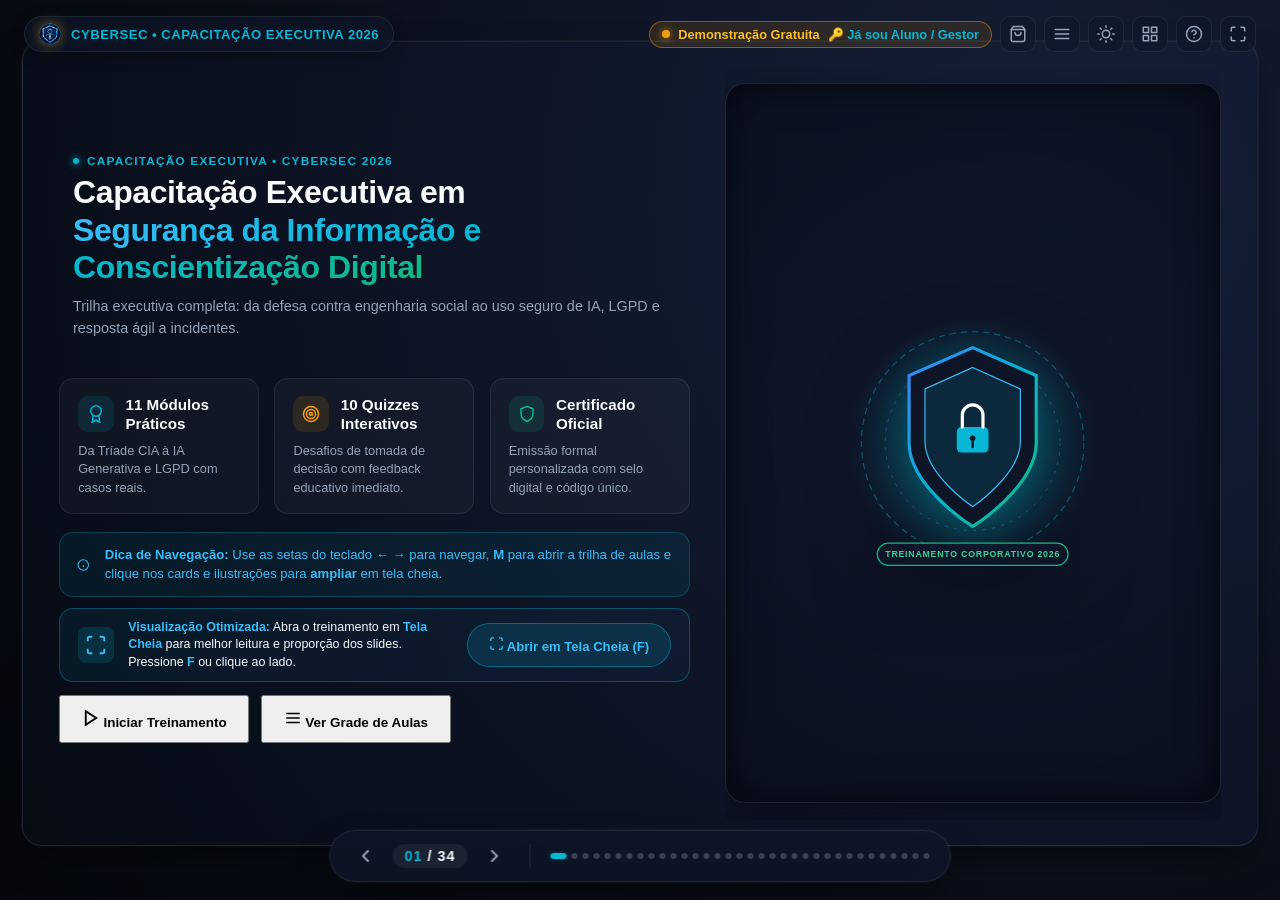
<file: index.html>
<!DOCTYPE html>
<html lang="pt-BR">
<head>
  <meta charset="UTF-8">
  <meta name="viewport" content="width=device-width, initial-scale=1.0, maximum-scale=1.0, user-scalable=no">
  <title>Capacitação Executiva em Segurança da Informação e Conscientização Digital | CyberSec Pro 2026</title>
  <meta name="description" content="Capacitação Executiva em Segurança da Informação e Conscientização Digital. Treinamento corporativo 100% interativo com 11 módulos práticos, 10 simulações de casos reais e certificação oficial.">
  <meta name="keywords" content="segurança da informação, conscientização digital, treinamento cibersegurança, engenharia social, phishing, lgpd">
  <meta name="author" content="Cyber Executive">
  <meta name="robots" content="index, follow">
  <meta name="theme-color" content="#0d1527">

  <!-- Favicon e Ícones Oficiais -->
  <link rel="icon" type="image/svg+xml" href="imagens/logo-cyber-executive.svg?v=4.7">
  <link rel="icon" type="image/png" sizes="32x32" href="imagens/favicon-32x32.png?v=4.7">
  <link rel="icon" type="image/png" sizes="16x16" href="imagens/favicon-16x16.png?v=4.7">
  <link rel="shortcut icon" href="favicon.ico?v=4.7">
  <link rel="apple-touch-icon" sizes="180x180" href="imagens/apple-touch-icon.png?v=4.7">

  <!-- Canonical URL -->
  <link rel="canonical" href="https://cyberexecutive.github.io/cyber/">

  <!-- Open Graph -->
  <meta property="og:site_name" content="CyberSec Pro 2026">
  <meta property="og:type" content="website">
  <meta property="og:url" content="https://cyberexecutive.github.io/cyber/">
  <meta property="og:title" content="Capacitação Executiva em Segurança da Informação e Conscientização Digital">
  <meta property="og:description" content="Treinamento corporativo 100% interativo: 11 módulos, 10 casos reais com tomada de decisão e Certificado Oficial com validação criptográfica.">
  <meta property="og:image" content="https://cyberexecutive.github.io/cyber/imagens/anuncio-hotmart-1x1.jpg">
  <meta property="og:image:alt" content="CyberSec Pro 2026 - Capacitação Executiva">
  <meta property="og:locale" content="pt_BR">

  <!-- Twitter Card -->
  <meta name="twitter:card" content="summary_large_image">
  <meta name="twitter:title" content="Capacitação Executiva em Segurança da Informação | CyberSec Pro 2026">
  <meta name="twitter:description" content="Treinamento corporativo 100% interativo com certificação executiva formal.">
  <meta name="twitter:image" content="https://cyberexecutive.github.io/cyber/imagens/anuncio-hotmart-1x1.jpg">

  <link rel="stylesheet" href="css/styles.css?v=6.2">
  
</head>
<body>

  <!-- Barra de Progresso Linear Superior -->
  <div id="top-progress-bar"></div>

  <!-- Cabeçalho Fixo Superior -->
  <header class="top-header">
    <div class="brand-badge">
      <img src="imagens/logo-cyber-executive.png" alt="Cyber Executive Logo" class="brand-badge-logo" />
      <span>CYBERSEC • CAPACITAÇÃO EXECUTIVA 2026</span>
    </div>

    <div class="header-actions">
      <!-- Badge de Acesso / Botão de Desbloqueio do Aluno -->
      <div id="access-status-container">
        <button class="header-pill-badge" id="btn-header-unlock" title="Status de Acesso do Treinamento">
          <span class="badge-dot" id="access-badge-dot"></span>
          <span id="access-badge-text">⚡ Demonstração Gratuita</span>
          <span class="badge-action" id="badge-action-label">• 🔑 Já sou Aluno / Gestor</span>
        </button>
      </div>

      <!-- Botão Página de Vendas (Landing Page) -->
      <a href="landing.html" class="header-btn" title="Página de Apresentação e Vendas (Landing Page)" style="text-decoration: none;">
        <svg viewBox="0 0 24 24" fill="none" stroke="currentColor" stroke-width="2" stroke-linecap="round" stroke-linejoin="round">
          <path d="M6 2L3 6v14a2 2 0 0 0 2 2h14a2 2 0 0 0 2-2V6l-3-4z"/>
          <line x1="3" y1="6" x2="21" y2="6"/>
          <path d="M16 10a4 4 0 0 1-8 0"/>
        </svg>
      </a>

      <!-- Botão Trilha de Módulos (Menu Lateral) -->
      <button class="header-btn" id="btn-modules" title="Trilha de Módulos (M)">
        <svg viewBox="0 0 24 24" fill="none" stroke="currentColor" stroke-width="2" stroke-linecap="round" stroke-linejoin="round">
          <line x1="3" y1="12" x2="21" y2="12"></line>
          <line x1="3" y1="6" x2="21" y2="6"></line>
          <line x1="3" y1="18" x2="21" y2="18"></line>
        </svg>
      </button>

      <!-- Botão Modo Claro/Escuro -->
      <button class="header-btn" id="btn-theme" title="Alternar Modo Escuro / Claro (T)">
        <svg viewBox="0 0 24 24" fill="none" stroke="currentColor" stroke-width="2" stroke-linecap="round" stroke-linejoin="round">
          <circle cx="12" cy="12" r="5"/>
          <line x1="12" y1="1" x2="12" y2="3"/>
          <line x1="12" y1="21" x2="12" y2="23"/>
          <line x1="4.22" y1="4.22" x2="5.64" y2="5.64"/>
          <line x1="18.36" y1="18.36" x2="19.78" y2="19.78"/>
          <line x1="1" y1="12" x2="3" y2="12"/>
          <line x1="21" y1="12" x2="23" y2="12"/>
          <line x1="4.22" y1="19.78" x2="5.64" y2="18.36"/>
          <line x1="18.36" y1="5.64" x2="19.78" y2="4.22"/>
        </svg>
      </button>

      <!-- Botão Visão Geral de Todos os Slides -->
      <button class="header-btn" id="btn-overview" title="Grade de Slides (G)">
        <svg viewBox="0 0 24 24" fill="none" stroke="currentColor" stroke-width="2" stroke-linecap="round" stroke-linejoin="round">
          <rect x="3" y="3" width="7" height="7"/>
          <rect x="14" y="3" width="7" height="7"/>
          <rect x="14" y="14" width="7" height="7"/>
          <rect x="3" y="14" width="7" height="7"/>
        </svg>
      </button>

      <!-- Botão Ajuda e Atalhos -->
      <button class="header-btn" id="btn-help" title="Atalhos e Dicas (?)">
        <svg viewBox="0 0 24 24" fill="none" stroke="currentColor" stroke-width="2" stroke-linecap="round" stroke-linejoin="round">
          <circle cx="12" cy="12" r="10"/>
          <path d="M9.09 9a3 3 0 0 1 5.83 1c0 2-3 3-3 3"/>
          <line x1="12" y1="17" x2="12.01" y2="17"/>
        </svg>
      </button>

      <!-- Botão Tela Cheia -->
      <button class="header-btn" id="btn-fullscreen" title="Tela Cheia (F)">
        <svg viewBox="0 0 24 24" fill="none" stroke="currentColor" stroke-width="2" stroke-linecap="round" stroke-linejoin="round">
          <path d="M8 3H5a2 2 0 0 0-2 2v3m18 0V5a2 2 0 0 0-2-2h-3m0 18h3a2 2 0 0 0 2-2v-3M3 16v3a2 2 0 0 0 2 2h3"/>
        </svg>
      </button>
    </div>
  </header>

  <!-- Drawer Lateral Retrátil de Módulos & Aulas -->
  <aside id="modules-drawer">
    <div class="drawer-backdrop" id="drawer-backdrop"></div>
    <div class="drawer-panel">
      <div class="drawer-header">
        <div class="drawer-title-group">
          <h3>
            <svg width="20" height="20" viewBox="0 0 24 24" fill="none" stroke="#06b6d4" stroke-width="2.5"><path d="M4 19.5A2.5 2.5 0 0 1 6.5 17H20"/><path d="M6.5 2H20v20H6.5A2.5 2.5 0 0 1 4 19.5v-15A2.5 2.5 0 0 1 6.5 2z"/></svg>
            Trilha do Curso
          </h3>
          <p>11 Módulos • 10 Desafios • Certificado</p>
        </div>
        <button class="drawer-close-btn" id="close-drawer-btn" title="Fechar Menu (Esc)">✕</button>
      </div>

      <div class="drawer-progress-box">
        <div class="drawer-progress-labels">
          <span>Progresso do Aluno</span>
          <span id="drawer-progress-percent">0%</span>
        </div>
        <div class="drawer-progress-track">
          <div class="drawer-progress-bar" id="drawer-progress-bar"></div>
        </div>
      </div>

      <div class="drawer-modules-list" id="drawer-modules-container">
        <!-- Preenchido dinamicamente pelo JS com status de conclusão e notas -->
      </div>
    </div>
  </aside>

  <!-- Viewport Principal de Apresentação dos Slides -->
  <main id="presentation-viewport">

    <!-- ==========================================
         SLIDE 01: CAPA GERAL DO CURSO
         ========================================== -->
    <section class="slide active" id="slide-1" data-index="1">
      <div class="slide-body">
        <div class="content-col">
          <div class="slide-header-block">
            <div class="slide-category">
              <span></span> CAPACITAÇÃO EXECUTIVA • CYBERSEC 2026
            </div>
            <h1 class="slide-title">
              Capacitação Executiva em <br><span class="gradient-text">Segurança da Informação e Conscientização Digital</span>
            </h1>
            <p class="slide-subtitle">
              Trilha executiva completa: da defesa contra engenharia social ao uso seguro de IA, LGPD e resposta ágil a incidentes.
            </p>
          </div>

          <div class="cards-grid-3">
            <div class="info-card">
              <div class="card-header-line">
                <div class="card-icon cyan"><svg viewBox="0 0 24 24" fill="none" stroke="currentColor" stroke-width="2" stroke-linecap="round" stroke-linejoin="round"><circle cx="12" cy="8" r="7"/><polyline points="8.21 13.89 7 23 12 20 17 23 15.79 13.88"/></svg></div>
                <div class="card-title">11 Módulos Práticos</div>
              </div>
              <p class="card-desc">Da Tríade CIA à IA Generativa e LGPD com casos reais.</p>
            </div>

            <div class="info-card">
              <div class="card-header-line">
                <div class="card-icon amber"><svg viewBox="0 0 24 24" fill="none" stroke="currentColor" stroke-width="2" stroke-linecap="round" stroke-linejoin="round"><circle cx="12" cy="12" r="10"/><circle cx="12" cy="12" r="6"/><circle cx="12" cy="12" r="2"/></svg></div>
                <div class="card-title">10 Quizzes Interativos</div>
              </div>
              <p class="card-desc">Desafios de tomada de decisão com feedback educativo imediato.</p>
            </div>

            <div class="info-card">
              <div class="card-header-line">
                <div class="card-icon emerald"><svg viewBox="0 0 24 24" fill="none" stroke="currentColor" stroke-width="2" stroke-linecap="round" stroke-linejoin="round"><path d="M12 22s8-4 8-10V5l-8-3-8 3v7c0 6 8 10 8 10z"/></svg></div>
                <div class="card-title">Certificado Oficial</div>
              </div>
              <p class="card-desc">Emissão formal personalizada com selo digital e código único.</p>
            </div>
          </div>

          <div class="alert-callout tip">
            <svg width="20" height="20" viewBox="0 0 24 24" fill="none" stroke="currentColor" stroke-width="2"><circle cx="12" cy="12" r="10"/><path d="M12 16v-4"/><path d="M12 8h.01"/></svg>
            <span><strong>Dica de Navegação:</strong> Use as setas do teclado <strong>← →</strong> para navegar, <strong>M</strong> para abrir a trilha de aulas e clique nos cards e ilustrações para <strong>ampliar</strong> em tela cheia.</span>
          </div>

          <!-- Observação de Tela Cheia para Melhor Visualização -->
          <div class="fullscreen-notice-banner">
            <div class="fs-banner-icon">
              <svg width="22" height="22" viewBox="0 0 24 24" fill="none" stroke="currentColor" stroke-width="2"><path d="M8 3H5a2 2 0 0 0-2 2v3m18 0V5a2 2 0 0 0-2-2h-3m0 18h3a2 2 0 0 0 2-2v-3M3 16v3a2 2 0 0 0 2 2h3"/></svg>
            </div>
            <div class="fs-banner-text">
              <strong>Visualização Otimizada:</strong> Abra o treinamento em <strong>Tela Cheia</strong> para melhor leitura e proporção dos slides. Pressione <strong>F</strong> ou clique ao lado.
            </div>
            <button class="action-pill fs-action-btn" id="btn-fs-prompt" onclick="window.PresentationApp.toggleFullscreen()">
              <svg width="15" height="15" viewBox="0 0 24 24" fill="none" stroke="currentColor" stroke-width="2"><path d="M8 3H5a2 2 0 0 0-2 2v3m18 0V5a2 2 0 0 0-2-2h-3m0 18h3a2 2 0 0 0 2-2v-3M3 16v3a2 2 0 0 0 2 2h3"/></svg>
              <span id="btn-fs-prompt-text">Abrir em Tela Cheia (F)</span>
            </button>
          </div>

          <div style="margin-top: clamp(8px, 1.4vh, 16px); display: flex; gap: 12px; align-items: center;">
            <button class="action-pill primary" id="btn-start-course" onclick="window.PresentationApp.startCourse()">
              <svg width="18" height="18" viewBox="0 0 24 24" fill="none" stroke="currentColor" stroke-width="2.5"><polygon points="5 3 19 12 5 21 5 3"/></svg>
              Iniciar Treinamento
            </button>
            <button class="action-pill" onclick="window.PresentationApp.toggleModulesDrawer()">
              <svg width="18" height="18" viewBox="0 0 24 24" fill="none" stroke="currentColor" stroke-width="2"><line x1="3" y1="12" x2="21" y2="12"/><line x1="3" y1="6" x2="21" y2="6"/><line x1="3" y1="18" x2="21" y2="18"/></svg>
              Ver Grade de Aulas
            </button>
          </div>
        </div>

        <div class="visual-col">
          <div class="visual-container">
            <div class="svg-illustration">
              
    <svg viewBox="0 0 500 400" xmlns="http://www.w3.org/2000/svg">
      <defs>
        <radialGradient id="cov-glow" cx="50%" cy="50%" r="50%">
          <stop offset="0%" stop-color="#06b6d4" stop-opacity="0.3" />
          <stop offset="100%" stop-color="#06b6d4" stop-opacity="0" />
        </radialGradient>
        <linearGradient id="cov-shield" x1="0%" y1="0%" x2="100%" y2="100%">
          <stop offset="0%" stop-color="#3b82f6" />
          <stop offset="50%" stop-color="#06b6d4" />
          <stop offset="100%" stop-color="#10b981" />
        </linearGradient>
      </defs>
      <circle cx="250" cy="200" r="160" fill="url(#cov-glow)" />
      <circle cx="250" cy="200" r="140" fill="none" stroke="#06b6d4" stroke-width="1.5" stroke-dasharray="8 6" opacity="0.4" class="anim-rotate" />
      <circle cx="250" cy="200" r="110" fill="none" stroke="#3b82f6" stroke-width="1" stroke-dasharray="4 8" opacity="0.5" />
      <!-- Escudo Principal -->
      <path d="M250 80 L330 115 V200 C330 255 250 305 250 305 C250 305 170 255 170 200 V115 Z" fill="#0d1527" stroke="url(#cov-shield)" stroke-width="4" filter="drop-shadow(0 15px 30px rgba(6,182,212,0.4))" />
      <!-- Núcleo do Escudo -->
      <path d="M250 105 L310 132 V198 C310 240 250 280 250 280 C250 280 190 240 190 198 V132 Z" fill="rgba(6,182,212,0.12)" stroke="#38bdf8" stroke-width="1.5" />
      <!-- Cadeado Central -->
      <rect x="230" y="180" width="40" height="32" rx="6" fill="#06b6d4" />
      <path d="M237 180 V165 C237 157.8 242.8 152 250 152 C257.2 152 263 157.8 263 165 V180" fill="none" stroke="#ffffff" stroke-width="4" stroke-linecap="round" />
      <circle cx="250" cy="194" r="3.5" fill="#0f172a" />
      <path d="M250 198 V205" stroke="#0f172a" stroke-width="3" stroke-linecap="round" />
      <!-- Faixa de Conscientização -->
      <g transform="translate(250, 340)">
        <rect x="-120" y="-14" width="240" height="28" rx="14" fill="rgba(15,23,42,0.8)" stroke="#10b981" stroke-width="1.5" />
        <text x="0" y="4" fill="#34d399" font-size="11" font-weight="700" text-anchor="middle" letter-spacing="1">TREINAMENTO CORPORATIVO 2026</text>
      </g>
    </svg>
  
            </div>
          </div>
        </div>
      </div>
    </section>

    <!-- ==========================================
         SLIDE 02: A TRÍADE CIA E OS PILARES FUNDAMENTAIS
         ========================================== -->
    <section class="slide" id="slide-2" data-index="2">
      <div class="slide-body">
        <div class="content-col">
          <div class="slide-header-block">
            <div class="slide-category">
              <span></span> MÓDULO 01 • FUNDAMENTOS & PRINCÍPIOS
            </div>
            <h2 class="slide-title">
              A Tríade CIA e os Pilares Fundamentais
            </h2>
            <p class="slide-subtitle">
              Os três pilares indispensáveis que sustentam qualquer política e operação de segurança no mundo.
            </p>
          </div>
          <div class="cards-grid-3">
            <div class="info-card">
              <div class="card-header-line">
                <div class="card-icon cyan"><svg viewBox="0 0 24 24" fill="none" stroke="currentColor" stroke-width="2" stroke-linecap="round" stroke-linejoin="round"><path d="M12 22s8-4 8-10V5l-8-3-8 3v7c0 6 8 10 8 10z"/></svg></div>
                <div class="card-title">Confidencialidade</div>
              </div>
              <p class="card-desc">Apenas pessoas expressamente autorizadas têm acesso à informação sensível.</p>
            </div>
            <div class="info-card">
              <div class="card-header-line">
                <div class="card-icon blue"><svg viewBox="0 0 24 24" fill="none" stroke="currentColor" stroke-width="2" stroke-linecap="round" stroke-linejoin="round"><path d="M20 6L9 17l-5-5"/></svg></div>
                <div class="card-title">Integridade</div>
              </div>
              <p class="card-desc">A informação permanece exata, completa e protegida contra alterações não autorizadas.</p>
            </div>
            <div class="info-card">
              <div class="card-header-line">
                <div class="card-icon emerald"><svg viewBox="0 0 24 24" fill="none" stroke="currentColor" stroke-width="2" stroke-linecap="round" stroke-linejoin="round"><rect x="2" y="2" width="20" height="8" rx="2" ry="2"/><rect x="2" y="14" width="20" height="8" rx="2" ry="2"/><line x1="6" y1="6" x2="6.01" y2="6"/><line x1="6" y1="18" x2="6.01" y2="18"/></svg></div>
                <div class="card-title">Disponibilidade</div>
              </div>
              <p class="card-desc">Sistemas e dados essenciais estão acessíveis e funcionais quando necessários.</p>
            </div>
          </div>
          <div class="alert-callout tip">
            <svg width="20" height="20" viewBox="0 0 24 24" fill="none" stroke="currentColor" stroke-width="2"><circle cx="12" cy="12" r="10"/><path d="M12 16v-4"/><path d="M12 8h.01"/></svg>
            <span><strong>Pilares Adicionais:</strong> Autenticidade (certeza de quem enviou) e Não-Repúdio (impossibilidade de negar a autoria de uma ação).</span>
          </div>
        </div>

        <div class="visual-col">
          <div class="visual-container">
            <div class="svg-illustration">
              
    <svg viewBox="0 0 500 400" xmlns="http://www.w3.org/2000/svg">
      <defs>
        <radialGradient id="tri-glow" cx="50%" cy="50%" r="50%">
          <stop offset="0%" stop-color="#3b82f6" stop-opacity="0.25" />
          <stop offset="100%" stop-color="#3b82f6" stop-opacity="0" />
        </radialGradient>
      </defs>
      <circle cx="250" cy="200" r="160" fill="url(#tri-glow)" />
      <!-- Triângulo de Ligação -->
      <polygon points="250,90 380,290 120,290" fill="rgba(15,23,42,0.5)" stroke="#38bdf8" stroke-width="2.5" stroke-dasharray="6 6" />
      <!-- Vértice Topo: Confidencialidade -->
      <g transform="translate(250, 90)">
        <circle cx="0" cy="0" r="36" fill="#0f172a" stroke="#06b6d4" stroke-width="3" />
        <path d="M-10 6 H10 V-4 C10 -9.5 5.5 -14 0 -14 C-5.5 -14 -10 -9.5 -10 -4 Z" fill="none" stroke="#38bdf8" stroke-width="2" />
        <rect x="-12" y="2" width="24" height="18" rx="4" fill="#06b6d4" />
        <text x="0" y="-45" fill="#38bdf8" font-size="12" font-weight="700" text-anchor="middle">CONFIDENCIALIDADE</text>
      </g>
      <!-- Vértice Direito: Integridade -->
      <g transform="translate(380, 290)">
        <circle cx="0" cy="0" r="36" fill="#0f172a" stroke="#3b82f6" stroke-width="3" />
        <path d="M-12 0 L-4 8 L12 -8" fill="none" stroke="#60a5fa" stroke-width="3" stroke-linecap="round" stroke-linejoin="round" />
        <text x="0" y="52" fill="#60a5fa" font-size="12" font-weight="700" text-anchor="middle">INTEGRIDADE</text>
      </g>
      <!-- Vértice Esquerdo: Disponibilidade -->
      <g transform="translate(120, 290)">
        <circle cx="0" cy="0" r="36" fill="#0f172a" stroke="#10b981" stroke-width="3" />
        <rect x="-12" y="-10" width="24" height="20" rx="3" fill="none" stroke="#34d399" stroke-width="2" />
        <line x1="-6" y1="-3" x2="6" y2="-3" stroke="#34d399" stroke-width="2" />
        <line x1="-6" y1="3" x2="6" y2="3" stroke="#34d399" stroke-width="2" />
        <text x="0" y="52" fill="#34d399" font-size="12" font-weight="700" text-anchor="middle">DISPONIBILIDADE</text>
      </g>
      <!-- Centro: Dados Protegidos -->
      <circle cx="250" cy="220" r="28" fill="#1e293b" stroke="#f59e0b" stroke-width="2" />
      <text x="250" y="225" fill="#fbbf24" font-size="11" font-weight="800" text-anchor="middle">DADOS</text>
    </svg>
  
            </div>
          </div>
        </div>
      </div>
    </section>

    <!-- ==========================================
         SLIDE 03: CLASSIFICAÇÃO DA INFORMAÇÃO & CICLO DE VIDA
         ========================================== -->
    <section class="slide" id="slide-3" data-index="3">
      <div class="slide-body">
        <div class="content-col">
          <div class="slide-header-block">
            <div class="slide-category">
              <span></span> MÓDULO 01 • FUNDAMENTOS & PRINCÍPIOS
            </div>
            <h2 class="slide-title">
              Classificação da Informação & Ciclo de Vida
            </h2>
            <p class="slide-subtitle">
              Nem todo dado tem o mesmo valor ou risco: conhecer a classificação orienta o tratamento correto.
            </p>
          </div>
          <div class="cards-grid-2">
            <div class="info-card">
              <div class="card-header-line">
                <div class="card-icon blue"><svg viewBox="0 0 24 24" fill="none" stroke="currentColor" stroke-width="2" stroke-linecap="round" stroke-linejoin="round"><circle cx="12" cy="12" r="10"/><line x1="2" y1="12" x2="22" y2="12"/><path d="M12 2a15.3 15.3 0 0 1 4 10 15.3 15.3 0 0 1-4 10 15.3 15.3 0 0 1-4-10 15.3 15.3 0 0 1 4-10z"/></svg></div>
                <div class="card-title">1. Pública</div>
              </div>
              <p class="card-desc">Divulgada abertamente no site ou comunicados de imprensa sem risco ao negócio.</p>
            </div>
            <div class="info-card">
              <div class="card-header-line">
                <div class="card-icon cyan"><svg viewBox="0 0 24 24" fill="none" stroke="currentColor" stroke-width="2" stroke-linecap="round" stroke-linejoin="round"><rect x="2" y="7" width="20" height="14" rx="2" ry="2"/><path d="M16 21V5a2 2 0 0 0-2-2h-4a2 2 0 0 0-2 2v16"/></svg></div>
                <div class="card-title">2. Interna</div>
              </div>
              <p class="card-desc">Uso rotineiro entre colaboradores. Não deve ser vazada para fora da organização.</p>
            </div>
            <div class="info-card">
              <div class="card-header-line">
                <div class="card-icon amber"><svg viewBox="0 0 24 24" fill="none" stroke="currentColor" stroke-width="2" stroke-linecap="round" stroke-linejoin="round"><rect x="3" y="11" width="18" height="11" rx="2" ry="2"/><path d="M7 11V7a5 5 0 0 1 10 0v4"/></svg></div>
                <div class="card-title">3. Confidencial</div>
              </div>
              <p class="card-desc">Estratégica: contratos, balanços, folhas de pagamento e código-fonte restrito.</p>
            </div>
            <div class="info-card">
              <div class="card-header-line">
                <div class="card-icon rose"><svg viewBox="0 0 24 24" fill="none" stroke="currentColor" stroke-width="2" stroke-linecap="round" stroke-linejoin="round"><path d="M10.29 3.86L1.82 18a2 2 0 0 0 1.71 3h16.94a2 2 0 0 0 1.71-3L13.71 3.86a2 2 0 0 0-3.42 0z"/><line x1="12" y1="9" x2="12" y2="13"/><line x1="12" y1="17" x2="12.01" y2="17"/></svg></div>
                <div class="card-title">4. Restrita</div>
              </div>
              <p class="card-desc">Segredos industriais e dados sensíveis de alta criticidade sob sigilo absoluto.</p>
            </div>
          </div>
          <div class="alert-callout tip">
            <svg width="20" height="20" viewBox="0 0 24 24" fill="none" stroke="currentColor" stroke-width="2"><circle cx="12" cy="12" r="10"/><path d="M12 16v-4"/><path d="M12 8h.01"/></svg>
            <span><strong>Ciclo de Vida do Dado:</strong> Coleta & Criação → Armazenamento Cifrado → Uso Autorizado → Compartilhamento Seguro → Descarte e Expurgo.</span>
          </div>
        </div>

        <div class="visual-col">
          <div class="visual-container">
            <div class="svg-illustration">
              
    <svg viewBox="0 0 500 400" xmlns="http://www.w3.org/2000/svg">
      <defs>
        <radialGradient id="dl-glow" cx="50%" cy="50%" r="50%">
          <stop offset="0%" stop-color="#06b6d4" stop-opacity="0.25" />
          <stop offset="100%" stop-color="#06b6d4" stop-opacity="0" />
        </radialGradient>
      </defs>
      <circle cx="250" cy="200" r="160" fill="url(#dl-glow)" />
      <!-- Anel Orbital -->
      <ellipse cx="250" cy="200" rx="150" ry="110" fill="none" stroke="#38bdf8" stroke-width="2" stroke-dasharray="8 6" opacity="0.6" class="anim-rotate" />
      <!-- Etapas ao redor da órbita -->
      <g transform="translate(250, 90)">
        <rect x="-55" y="-16" width="110" height="32" rx="16" fill="#0f172a" stroke="#38bdf8" stroke-width="2" />
        <text x="0" y="5" fill="#38bdf8" font-size="11" font-weight="700" text-anchor="middle">1. Coleta / Criação</text>
      </g>
      <g transform="translate(390, 160)">
        <rect x="-55" y="-16" width="110" height="32" rx="16" fill="#0f172a" stroke="#60a5fa" stroke-width="2" />
        <text x="0" y="5" fill="#60a5fa" font-size="11" font-weight="700" text-anchor="middle">2. Armazenamento</text>
      </g>
      <g transform="translate(360, 275)">
        <rect x="-50" y="-16" width="100" height="32" rx="16" fill="#0f172a" stroke="#a78bfa" stroke-width="2" />
        <text x="0" y="5" fill="#a78bfa" font-size="11" font-weight="700" text-anchor="middle">3. Processamento</text>
      </g>
      <g transform="translate(140, 275)">
        <rect x="-55" y="-16" width="110" height="32" rx="16" fill="#0f172a" stroke="#34d399" stroke-width="2" />
        <text x="0" y="5" fill="#34d399" font-size="11" font-weight="700" text-anchor="middle">4. Compartilhar</text>
      </g>
      <g transform="translate(110, 160)">
        <rect x="-50" y="-16" width="100" height="32" rx="16" fill="#0f172a" stroke="#f87171" stroke-width="2" />
        <text x="0" y="5" fill="#f87171" font-size="11" font-weight="700" text-anchor="middle">5. Descarte</text>
      </g>
      <!-- Centro: Classificação -->
      <circle cx="250" cy="200" r="42" fill="#1e293b" stroke="#f59e0b" stroke-width="2.5" />
      <text x="250" y="196" fill="#fbbf24" font-size="11" font-weight="800" text-anchor="middle">CLASSIFICAÇÃO</text>
      <text x="250" y="212" fill="#94a3b8" font-size="9" text-anchor="middle">DE DADOS</text>
    </svg>
  
            </div>
          </div>
        </div>
      </div>
    </section>

    <!-- ==========================================
         SLIDE 04: QUIZ 1
         ========================================== -->
    <section class="slide" id="slide-4" data-index="4" data-quiz-slide="1">
      <div class="slide-body">
        <div class="content-col">
          <div class="slide-header-block">
            <div class="slide-category">
              <span></span> MÓDULO 01 • FUNDAMENTOS & PRINCÍPIOS • QUIZ INTERATIVO
            </div>
            <h2 class="slide-title">
              Desafio Prático: O Vazamento da Planilha
            </h2>
            <p class="slide-subtitle">
              Analise o incidente corporativo e identifique qual pilar fundamental foi comprometido.
            </p>
          </div>

          <div class="quiz-container" data-quiz-id="1">
            <div class="quiz-scenario-box">
              <div class="quiz-badge-tag">
                <svg width="14" height="14" viewBox="0 0 24 24" fill="none" stroke="currentColor" stroke-width="2.5"><path d="M10.29 3.86L1.82 18a2 2 0 0 0 1.71 3h16.94a2 2 0 0 0 1.71-3L13.71 3.86a2 2 0 0 0-3.42 0z"/><line x1="12" y1="9" x2="12" y2="13"/><line x1="12" y1="17" x2="12.01" y2="17"/></svg>
                Cenário Prático do Cotidiano
              </div>
              <p class="quiz-scenario-text">
                "Uma funcionária enviou acidentalmente uma planilha não criptografada contendo salários e dados bancários de todos os diretores para o e-mail de um fornecedor de limpeza externa."
              </p>
            </div>

            <div class="quiz-options-list">
              <button class="quiz-opt-btn" data-opt-idx="0" data-correct="false">
                <div class="quiz-opt-letter">A</div>
                <div class="quiz-opt-desc">Apenas o pilar da Disponibilidade, pois o fornecedor não deveria ter o arquivo disponível em sua caixa de entrada.</div>
                <div class="quiz-opt-zoom-btn" role="button" tabindex="0" title="Ampliar esta alternativa (sem escolher)" aria-label="Ampliar alternativa">
                  <svg viewBox="0 0 24 24" fill="none" stroke="currentColor" stroke-width="2.5"><path d="M15 3h6v6M9 21H3v-6M21 3l-7 7M3 21l7-7"/></svg>
                </div>
              </button>
              <button class="quiz-opt-btn" data-opt-idx="1" data-correct="true">
                <div class="quiz-opt-letter">B</div>
                <div class="quiz-opt-desc">O pilar da Confidencialidade, pois pessoas não autorizadas tiveram acesso indevido a dados sigilosos e estratégicos.</div>
                <div class="quiz-opt-zoom-btn" role="button" tabindex="0" title="Ampliar esta alternativa (sem escolher)" aria-label="Ampliar alternativa">
                  <svg viewBox="0 0 24 24" fill="none" stroke="currentColor" stroke-width="2.5"><path d="M15 3h6v6M9 21H3v-6M21 3l-7 7M3 21l7-7"/></svg>
                </div>
              </button>
              <button class="quiz-opt-btn" data-opt-idx="2" data-correct="false">
                <div class="quiz-opt-letter">C</div>
                <div class="quiz-opt-desc">Nenhum pilar foi violado, visto que os dados salariais eram verdadeiros e a integridade da planilha permaneceu inalterada.</div>
                <div class="quiz-opt-zoom-btn" role="button" tabindex="0" title="Ampliar esta alternativa (sem escolher)" aria-label="Ampliar alternativa">
                  <svg viewBox="0 0 24 24" fill="none" stroke="currentColor" stroke-width="2.5"><path d="M15 3h6v6M9 21H3v-6M21 3l-7 7M3 21l7-7"/></svg>
                </div>
              </button>
            </div>

                        <!-- Barra de Confirmação e Cancelamento -->
            <div class="quiz-confirm-bar">
              <button class="action-pill primary btn-confirm-quiz" title="Confirmar sua resposta escolhida">
                <svg width="16" height="16" viewBox="0 0 24 24" fill="none" stroke="currentColor" stroke-width="2.5"><polyline points="20 6 9 17 4 12"/></svg>
                Confirmar Resposta
              </button>
              <button class="action-pill btn-cancel-quiz" title="Cancelar escolha">
                <svg width="16" height="16" viewBox="0 0 24 24" fill="none" stroke="currentColor" stroke-width="2.5"><line x1="18" y1="6" x2="6" y2="18"/><line x1="6" y1="6" x2="18" y2="18"/></svg>
                Cancelar
              </button>
            </div>

            <div class="quiz-feedback-box" id="quiz-feedback-1">
              <div class="quiz-feedback-header">
                <span class="quiz-feedback-title"></span>
                <span class="quiz-score-badge">+10 Pontos</span>
              </div>
              <div class="quiz-feedback-text">
                <strong>Resposta Correta (B):</strong> A Confidencialidade garante que informações sigilosas só sejam acessadas por quem tem autorização legítima. Mesmo que a planilha não tenha sido modificada (integridade), o vazamento para terceiros quebra o sigilo corporativo.
              </div>
              <div class="quiz-feedback-actions">
                <button class="action-pill primary" onclick="window.PresentationApp.nextSlide()">
                  Próxima Aula →
                </button>
                <button class="action-pill" onclick="window.PresentationApp.retryQuiz(1)">
                  Refazer Questão
                </button>
              </div>
            </div>
          </div>
        </div>

        <div class="visual-col">
          <div class="visual-container">
            <div class="svg-illustration">
              
    <svg viewBox="0 0 500 400" xmlns="http://www.w3.org/2000/svg">
      <circle cx="250" cy="200" r="150" fill="rgba(6,182,212,0.15)" />
      <path d="M250 100 L320 135 V210 C320 260 250 300 250 300 C250 300 180 260 180 210 V135 Z" fill="#0f172a" stroke="#06b6d4" stroke-width="3" />
      <text x="250" y="195" fill="#fbbf24" font-size="38" font-weight="800" text-anchor="middle">?</text>
      <text x="250" y="240" fill="#38bdf8" font-size="11" font-weight="700" text-anchor="middle">DESAFIO 01</text>
    </svg>
  
            </div>
          </div>
        </div>
      </div>
    </section>

    <!-- ==========================================
         SLIDE 05: OS 6 GATILHOS MENTAIS DOS CRIMINOSOS
         ========================================== -->
    <section class="slide" id="slide-5" data-index="5">
      <div class="slide-body">
        <div class="content-col">
          <div class="slide-header-block">
            <div class="slide-category">
              <span></span> MÓDULO 02 • ENGENHARIA SOCIAL & MANIPULAÇÃO PSICOLÓGICA
            </div>
            <h2 class="slide-title">
              Os 6 Gatilhos Mentais dos Criminosos
            </h2>
            <p class="slide-subtitle">
              Criminosos exploram emoções e reações automáticas para desligar o raciocínio crítico da vítima.
            </p>
          </div>
          <div class="cards-grid-3">
            <div class="info-card">
              <div class="card-header-line">
                <div class="card-icon rose"><svg viewBox="0 0 24 24" fill="none" stroke="currentColor" stroke-width="2" stroke-linecap="round" stroke-linejoin="round"><circle cx="12" cy="12" r="10"/><polyline points="12 6 12 12 16 14"/></svg></div>
                <div class="card-title">1. Falsa Urgência</div>
              </div>
              <p class="card-desc">Prazos irreais ('Faça em 15 min ou sua conta será cancelada') para induzir ao erro imediato.</p>
            </div>
            <div class="info-card">
              <div class="card-header-line">
                <div class="card-icon amber"><svg viewBox="0 0 24 24" fill="none" stroke="currentColor" stroke-width="2" stroke-linecap="round" stroke-linejoin="round"><circle cx="12" cy="8" r="7"/><polyline points="8.21 13.89 7 23 12 20 17 23 15.79 13.88"/></svg></div>
                <div class="card-title">2. Princípio de Autoridade</div>
              </div>
              <p class="card-desc">Fingem ser o CEO, auditor fiscal ou diretor para gerar obediência automática.</p>
            </div>
            <div class="info-card">
              <div class="card-header-line">
                <div class="card-icon rose"><svg viewBox="0 0 24 24" fill="none" stroke="currentColor" stroke-width="2" stroke-linecap="round" stroke-linejoin="round"><path d="M10.29 3.86L1.82 18a2 2 0 0 0 1.71 3h16.94a2 2 0 0 0 1.71-3L13.71 3.86a2 2 0 0 0-3.42 0z"/><line x1="12" y1="9" x2="12" y2="13"/><line x1="12" y1="17" x2="12.01" y2="17"/></svg></div>
                <div class="card-title">3. Medo e Intimidação</div>
              </div>
              <p class="card-desc">Ameaçam processos jurídicos, demissão sumária ou suspensão de pagamentos.</p>
            </div>
            <div class="info-card">
              <div class="card-header-line">
                <div class="card-icon cyan"><svg viewBox="0 0 24 24" fill="none" stroke="currentColor" stroke-width="2" stroke-linecap="round" stroke-linejoin="round"><path d="M20.84 4.61a5.5 5.5 0 0 0-7.78 0L12 5.67l-1.06-1.06a5.5 5.5 0 0 0-7.78 7.78l1.06 1.06L12 21.23l7.78-7.78 1.06-1.06a5.5 5.5 0 0 0 0-7.78z"/></svg></div>
                <div class="card-title">4. Falsa Prestatividade</div>
              </div>
              <p class="card-desc">Dizem ser do suporte que 'detectou um vírus' e quer ajudar a consertar o problema.</p>
            </div>
            <div class="info-card">
              <div class="card-header-line">
                <div class="card-icon violet"><svg viewBox="0 0 24 24" fill="none" stroke="currentColor" stroke-width="2" stroke-linecap="round" stroke-linejoin="round"><path d="M12 2v4m0 12v4M4.93 4.93l2.83 2.83m8.48 8.48l2.83 2.83M2 12h4m12 0h4M4.93 19.07l2.83-2.83m8.48-8.48l2.83-2.83"/></svg></div>
                <div class="card-title">5. Curiosidade e Ganância</div>
              </div>
              <p class="card-desc">Iscas tentadoras: 'Lista_Salarios_2026.xlsx' ou promessas de bônus extraordinários.</p>
            </div>
            <div class="info-card">
              <div class="card-header-line">
                <div class="card-icon blue"><svg viewBox="0 0 24 24" fill="none" stroke="currentColor" stroke-width="2" stroke-linecap="round" stroke-linejoin="round"><path d="M17 21v-2a4 4 0 0 0-4-4H5a4 4 0 0 0-4 4v2"/><circle cx="9" cy="7" r="4"/><path d="M23 21v-2a4 4 0 0 0-3-3.87"/><path d="M16 3.13a4 4 0 0 1 0 7.75"/></svg></div>
                <div class="card-title">6. Prova Social / Manada</div>
              </div>
              <p class="card-desc">'Todos os seus colegas já atualizaram os dados cadastrais, só falta você'.</p>
            </div>
          </div>
          <div class="alert-callout danger">
            <svg width="20" height="20" viewBox="0 0 24 24" fill="none" stroke="currentColor" stroke-width="2"><circle cx="12" cy="12" r="10"/><path d="M12 16v-4"/><path d="M12 8h.01"/></svg>
            <span><strong>Aviso:</strong> A mente humana sob pressão busca alívio rápido. Quando sentir urgência extrema, pare, respire e desconfie.</span>
          </div>
        </div>

        <div class="visual-col">
          <div class="visual-container">
            <div class="svg-illustration">
              
    <svg viewBox="0 0 500 400" xmlns="http://www.w3.org/2000/svg">
      <defs>
        <radialGradient id="psy-glow" cx="50%" cy="50%" r="50%">
          <stop offset="0%" stop-color="#ef4444" stop-opacity="0.25" />
          <stop offset="100%" stop-color="#ef4444" stop-opacity="0" />
        </radialGradient>
      </defs>
      <circle cx="250" cy="200" r="160" fill="url(#psy-glow)" />
      <!-- Mira Reticular Psicológica -->
      <circle cx="250" cy="200" r="130" fill="none" stroke="#ef4444" stroke-width="1.5" stroke-dasharray="6 6" opacity="0.5" />
      <line x1="250" y1="50" x2="250" y2="350" stroke="#ef4444" stroke-width="1" stroke-dasharray="4 4" opacity="0.4" />
      <line x1="100" y1="200" x2="400" y2="200" stroke="#ef4444" stroke-width="1" stroke-dasharray="4 4" opacity="0.4" />
      <!-- Cérebro Holográfico no Centro -->
      <g transform="translate(250, 195)">
        <path d="M-40 -10 C-55 -30 -30 -60 0 -50 C30 -60 55 -30 40 -10 C55 10 35 45 0 45 C-35 45 -55 10 -40 -10 Z" fill="#1e1b4b" stroke="#818cf8" stroke-width="2.5" />
        <path d="M-20 -25 C-10 -40 10 -40 20 -25 C30 -10 25 10 15 25" fill="none" stroke="#c084fc" stroke-width="2" />
        <path d="M-15 25 C-25 10 -30 -10 -20 -25" fill="none" stroke="#c084fc" stroke-width="2" />
        <circle cx="0" cy="0" r="12" fill="#ef4444" opacity="0.8" class="anim-pulse" />
      </g>
      <!-- Badges de Gatilhos Orbitais -->
      <g transform="translate(130, 110)">
        <rect x="-45" y="-14" width="90" height="28" rx="6" fill="#0f172a" stroke="#f87171" stroke-width="1.5" />
        <text x="0" y="4" fill="#f87171" font-size="10" font-weight="700" text-anchor="middle">URGÊNCIA</text>
      </g>
      <g transform="translate(370, 110)">
        <rect x="-50" y="-14" width="100" height="28" rx="6" fill="#0f172a" stroke="#fbbf24" stroke-width="1.5" />
        <text x="0" y="4" fill="#fbbf24" font-size="10" font-weight="700" text-anchor="middle">AUTORIDADE</text>
      </g>
      <g transform="translate(385, 220)">
        <rect x="-40" y="-14" width="80" height="28" rx="6" fill="#0f172a" stroke="#f87171" stroke-width="1.5" />
        <text x="0" y="4" fill="#f87171" font-size="10" font-weight="700" text-anchor="middle">MEDO</text>
      </g>
      <g transform="translate(350, 310)">
        <rect x="-55" y="-14" width="110" height="28" rx="6" fill="#0f172a" stroke="#38bdf8" stroke-width="1.5" />
        <text x="0" y="4" fill="#38bdf8" font-size="10" font-weight="700" text-anchor="middle">GENTILEZA</text>
      </g>
      <g transform="translate(150, 310)">
        <rect x="-55" y="-14" width="110" height="28" rx="6" fill="#0f172a" stroke="#c084fc" stroke-width="1.5" />
        <text x="0" y="4" fill="#c084fc" font-size="10" font-weight="700" text-anchor="middle">CURIOSIDADE</text>
      </g>
      <g transform="translate(115, 210)">
        <rect x="-45" y="-14" width="90" height="28" rx="6" fill="#0f172a" stroke="#60a5fa" stroke-width="1.5" />
        <text x="0" y="4" fill="#60a5fa" font-size="10" font-weight="700" text-anchor="middle">MANADA</text>
      </g>
    </svg>
  
            </div>
          </div>
        </div>
      </div>
    </section>

    <!-- ==========================================
         SLIDE 06: GOLPES E TRUQUES REAIS DO DIA A DIA
         ========================================== -->
    <section class="slide" id="slide-6" data-index="6">
      <div class="slide-body">
        <div class="content-col">
          <div class="slide-header-block">
            <div class="slide-category">
              <span></span> MÓDULO 02 • ENGENHARIA SOCIAL & MANIPULAÇÃO PSICOLÓGICA
            </div>
            <h2 class="slide-title">
              Golpes e Truques Reais do Dia a Dia
            </h2>
            <p class="slide-subtitle">
              Conheça os métodos práticos com os quais invasores contornam catracas, e-mails e telefonemas.
            </p>
          </div>
          <div class="cards-grid-3">
            <div class="info-card">
              <div class="card-header-line">
                <div class="card-icon rose"><svg viewBox="0 0 24 24" fill="none" stroke="currentColor" stroke-width="2" stroke-linecap="round" stroke-linejoin="round"><circle cx="12" cy="12" r="10"/><path d="M8 10h.01M16 10h.01M9 16c1.5 1 4.5 1 6 0"/></svg></div>
                <div class="card-title">Pretexting (Pretexto)</div>
              </div>
              <p class="card-desc">Criação de uma história convincente estudando o organograma e fornecedores da empresa.</p>
            </div>
            <div class="info-card">
              <div class="card-header-line">
                <div class="card-icon amber"><svg viewBox="0 0 24 24" fill="none" stroke="currentColor" stroke-width="2" stroke-linecap="round" stroke-linejoin="round"><polyline points="20 12 20 22 4 22 4 12"/><rect x="2" y="7" width="20" height="5"/><line x1="12" y1="22" x2="12" y2="7"/><path d="M12 7H7.5a2.5 2.5 0 0 1 0-5C11 2 12 7 12 7z"/><path d="M12 7h4.5a2.5 2.5 0 0 0 0-5C13 2 12 7 12 7z"/></svg></div>
                <div class="card-title">Baiting (A Isca)</div>
              </div>
              <p class="card-desc">Pen drives deixados na recepção ou brindes suspeitos para induzir o colaborador a conectar.</p>
            </div>
            <div class="info-card">
              <div class="card-header-line">
                <div class="card-icon cyan"><svg viewBox="0 0 24 24" fill="none" stroke="currentColor" stroke-width="2" stroke-linecap="round" stroke-linejoin="round"><path d="M22 16.92v3a2 2 0 0 1-2.18 2 19.79 19.79 0 0 1-8.63-3.07 19.5 19.5 0 0 1-6-6 19.79 19.79 0 0 1-3.07-8.67A2 2 0 0 1 4.11 2h3a2 2 0 0 1 2 1.72 12.84 12.84 0 0 0 .7 2.81 2 2 0 0 1-.45 2.11L8.09 9.91a16 16 0 0 0 6 6l1.27-1.27a2 2 0 0 1 2.11-.45 12.84 12.84 0 0 0 2.81.7A2 2 0 0 1 22 16.92z"/></svg></div>
                <div class="card-title">Quid Pro Quo (Troca)</div>
              </div>
              <p class="card-desc">Ligação oferecendo 'suporte técnico' em troca de acesso remoto via AnyDesk ou senhas.</p>
            </div>
            <div class="info-card">
              <div class="card-header-line">
                <div class="card-icon blue"><svg viewBox="0 0 24 24" fill="none" stroke="currentColor" stroke-width="2" stroke-linecap="round" stroke-linejoin="round"><path d="M3 21h18M6 21V3h12v18M14 12v.01"/></svg></div>
                <div class="card-title">Tailgating (Carona)</div>
              </div>
              <p class="card-desc">Entrar atrás de você na porta restrita segurando caixas e pedindo para 'segurar a porta'.</p>
            </div>
            <div class="info-card">
              <div class="card-header-line">
                <div class="card-icon violet"><svg viewBox="0 0 24 24" fill="none" stroke="currentColor" stroke-width="2" stroke-linecap="round" stroke-linejoin="round"><path d="M1 12s4-8 11-8 11 8 11 8-4 8-11 8-11-8-11-8z"/><circle cx="12" cy="12" r="3"/></svg></div>
                <div class="card-title">Shoulder Surfing</div>
              </div>
              <p class="card-desc">Espiar senhas e relatórios na tela em cafeterias, saguões de aeroportos ou elevadores.</p>
            </div>
            <div class="info-card">
              <div class="card-header-line">
                <div class="card-icon rose"><svg viewBox="0 0 24 24" fill="none" stroke="currentColor" stroke-width="2" stroke-linecap="round" stroke-linejoin="round"><path d="M12 1a3 3 0 0 0-3 3v8a3 3 0 0 0 6 0V4a3 3 0 0 0-3-3z"/><path d="M19 10v2a7 7 0 0 1-14 0v-2M12 19v4M8 23h8"/></svg></div>
                <div class="card-title">Deepfake de Voz (Vishing)</div>
              </div>
              <p class="card-desc">Áudios gerados por IA com a voz idêntica do diretor ordenando transferências ou acessos.</p>
            </div>
          </div>
          <div class="alert-callout tip">
            <svg width="20" height="20" viewBox="0 0 24 24" fill="none" stroke="currentColor" stroke-width="2"><circle cx="12" cy="12" r="10"/><path d="M12 16v-4"/><path d="M12 8h.01"/></svg>
            <span><strong>Fato:</strong> Mais de 85% dos ataques com sucesso começam por manipulação humana, não por falhas de software.</span>
          </div>
        </div>

        <div class="visual-col">
          <div class="visual-container">
            <div class="svg-illustration">
              
    <svg viewBox="0 0 500 400" xmlns="http://www.w3.org/2000/svg">
      <defs>
        <radialGradient id="soc-glow" cx="50%" cy="50%" r="50%">
          <stop offset="0%" stop-color="#f59e0b" stop-opacity="0.25" />
          <stop offset="100%" stop-color="#f59e0b" stop-opacity="0" />
        </radialGradient>
      </defs>
      <circle cx="250" cy="200" r="160" fill="url(#soc-glow)" />
      <!-- Escudo Central Inspecionando Vetores -->
      <path d="M250 110 L310 135 V200 C310 245 250 280 250 280 C250 280 190 245 190 200 V135 Z" fill="#0f172a" stroke="#f59e0b" stroke-width="3" />
      <circle cx="250" cy="180" r="22" fill="rgba(245,158,11,0.15)" stroke="#fbbf24" stroke-width="2" />
      <path d="M242 180 L248 186 L258 174" fill="none" stroke="#fbbf24" stroke-width="2.5" stroke-linecap="round" stroke-linejoin="round" />
      <text x="250" y="225" fill="#fef3c7" font-size="10" font-weight="700" text-anchor="middle">DEFESA ATIVA</text>
      <!-- Satélites de Golpes ao Redor -->
      <g transform="translate(130, 110)">
        <circle cx="0" cy="0" r="26" fill="#1e293b" stroke="#38bdf8" stroke-width="2" />
        <path d="M-8 -6 H8 V6 H-8 Z" fill="none" stroke="#38bdf8" stroke-width="1.5" />
        <text x="0" y="38" fill="#94a3b8" font-size="10" font-weight="600" text-anchor="middle">Pretexting</text>
      </g>
      <g transform="translate(370, 110)">
        <circle cx="0" cy="0" r="26" fill="#1e293b" stroke="#ef4444" stroke-width="2" />
        <path d="M-8 -4 L0 -12 L8 -4 V8 H-8 Z" fill="none" stroke="#ef4444" stroke-width="1.5" />
        <text x="0" y="38" fill="#94a3b8" font-size="10" font-weight="600" text-anchor="middle">Tailgating</text>
      </g>
      <g transform="translate(380, 260)">
        <circle cx="0" cy="0" r="26" fill="#1e293b" stroke="#a855f7" stroke-width="2" />
        <path d="M-6 8 C-10 0 10 0 6 8" fill="none" stroke="#a855f7" stroke-width="1.5" />
        <text x="0" y="38" fill="#94a3b8" font-size="10" font-weight="600" text-anchor="middle">Deepfake Voz</text>
      </g>
      <g transform="translate(120, 260)">
        <circle cx="0" cy="0" r="26" fill="#1e293b" stroke="#f59e0b" stroke-width="2" />
        <rect x="-8" y="-6" width="16" height="12" rx="2" fill="none" stroke="#f59e0b" stroke-width="1.5" />
        <text x="0" y="38" fill="#94a3b8" font-size="10" font-weight="600" text-anchor="middle">Baiting (USB)</text>
      </g>
    </svg>
  
            </div>
          </div>
        </div>
      </div>
    </section>

    <!-- ==========================================
         SLIDE 07: A MURALHA HUMANA: REGRA DO SEGUNDO CANAL
         ========================================== -->
    <section class="slide" id="slide-7" data-index="7">
      <div class="slide-body">
        <div class="content-col">
          <div class="slide-header-block">
            <div class="slide-category">
              <span></span> MÓDULO 02 • ENGENHARIA SOCIAL & MANIPULAÇÃO PSICOLÓGICA
            </div>
            <h2 class="slide-title">
              A Muralha Humana: Regra do Segundo Canal
            </h2>
            <p class="slide-subtitle">
              Como desarmar a pressão psicológica com elegância e profissionalismo irretocáveis.
            </p>
          </div>
          <div class="checklist-group">
            <div class="check-item">
              <div class="check-badge"><svg viewBox="0 0 24 24" fill="none" stroke="currentColor" stroke-width="2" stroke-linecap="round" stroke-linejoin="round"><path d="M20 6L9 17l-5-5"/></svg></div>
              <div>
                <strong>Desacelere o Atendimento</strong>
                <p>Criminosos precisam de rapidez. Dizer 'Vou checar o procedimento e te retorno em 5 minutos' quebra o golpe.</p>
              </div>
            </div>
            <div class="check-item">
              <div class="check-badge"><svg viewBox="0 0 24 24" fill="none" stroke="currentColor" stroke-width="2" stroke-linecap="round" stroke-linejoin="round"><path d="M20 6L9 17l-5-5"/></svg></div>
              <div>
                <strong>A Regra de Ouro do Segundo Canal</strong>
                <p>Se recebeu a ordem urgente por WhatsApp ou e-mail, ligue no ramal oficial cadastrado da pessoa para confirmar.</p>
              </div>
            </div>
            <div class="check-item">
              <div class="check-badge"><svg viewBox="0 0 24 24" fill="none" stroke="currentColor" stroke-width="2" stroke-linecap="round" stroke-linejoin="round"><path d="M20 6L9 17l-5-5"/></svg></div>
              <div>
                <strong>Permissão para Desconfiar</strong>
                <p>A diretoria apoia 100% que você confirme solicitações atípicas. Desconfiar não é falta de educação.</p>
              </div>
            </div>
            <div class="check-item">
              <div class="check-badge"><svg viewBox="0 0 24 24" fill="none" stroke="currentColor" stroke-width="2" stroke-linecap="round" stroke-linejoin="round"><path d="M20 6L9 17l-5-5"/></svg></div>
              <div>
                <strong>TI Nunca Pede Sua Senha</strong>
                <p>Nenhum técnico, suporte ou gestor legítimo solicita sua senha pessoal por mensagem ou telefone.</p>
              </div>
            </div>
          </div>
          <div class="alert-callout success">
            <svg width="20" height="20" viewBox="0 0 24 24" fill="none" stroke="currentColor" stroke-width="2"><circle cx="12" cy="12" r="10"/><path d="M12 16v-4"/><path d="M12 8h.01"/></svg>
            <span><strong>Cultura de Segurança:</strong> Na dúvida entre ser rápido ou ser seguro, opte SEMPRE pela segurança da empresa.</span>
          </div>
        </div>

        <div class="visual-col">
          <div class="visual-container">
            <div class="svg-illustration">
              
    <svg viewBox="0 0 500 400" xmlns="http://www.w3.org/2000/svg">
      <defs>
        <radialGradient id="dc-glow" cx="50%" cy="50%" r="50%">
          <stop offset="0%" stop-color="#10b981" stop-opacity="0.25" />
          <stop offset="100%" stop-color="#10b981" stop-opacity="0" />
        </radialGradient>
      </defs>
      <circle cx="250" cy="200" r="160" fill="url(#dc-glow)" />
      <!-- Canal 1: Suspeito (E-mail / WhatsApp) -->
      <g transform="translate(130, 150)">
        <rect x="-55" y="-35" width="110" height="70" rx="10" fill="#0f172a" stroke="#f87171" stroke-width="2" />
        <text x="0" y="-12" fill="#f87171" font-size="10" font-weight="700" text-anchor="middle">CANAL 1: MENSAGEM</text>
        <text x="0" y="6" fill="#fca5a5" font-size="9" text-anchor="middle">'Faça o PIX agora!'</text>
        <circle cx="0" cy="22" r="6" fill="#ef4444" />
      </g>
      <!-- Canal 2: Oficial (Ramal / Presencial) -->
      <g transform="translate(370, 150)">
        <rect x="-55" y="-35" width="110" height="70" rx="10" fill="#0f172a" stroke="#34d399" stroke-width="2" />
        <text x="0" y="-12" fill="#34d399" font-size="10" font-weight="700" text-anchor="middle">CANAL 2: RAMAL OFICIAL</text>
        <text x="0" y="6" fill="#a7f3d0" font-size="9" text-anchor="middle">Validação Direta</text>
        <circle cx="0" cy="22" r="6" fill="#10b981" />
      </g>
      <!-- Setas em Direção ao Colaborador -->
      <path d="M190 150 L250 240 L310 150" fill="none" stroke="#38bdf8" stroke-width="2.5" stroke-dasharray="6 4" />
      <!-- Centro: O Colaborador / Decisão -->
      <g transform="translate(250, 260)">
        <circle cx="0" cy="0" r="38" fill="#1e293b" stroke="#10b981" stroke-width="3" />
        <path d="M-12 0 L-4 8 L14 -10" fill="none" stroke="#34d399" stroke-width="3" stroke-linecap="round" stroke-linejoin="round" />
        <text x="0" y="52" fill="#34d399" font-size="11" font-weight="800" text-anchor="middle">GOLPE BLOQUEADO</text>
      </g>
    </svg>
  
            </div>
          </div>
        </div>
      </div>
    </section>

    <!-- ==========================================
         SLIDE 08: QUIZ 2
         ========================================== -->
    <section class="slide" id="slide-8" data-index="8" data-quiz-slide="2">
      <div class="slide-body">
        <div class="content-col">
          <div class="slide-header-block">
            <div class="slide-category">
              <span></span> MÓDULO 02 • ENGENHARIA SOCIAL & MANIPULAÇÃO PSICOLÓGICA • QUIZ INTERATIVO
            </div>
            <h2 class="slide-title">
              Desafio de Engenharia Social: A Ordem Urgente
            </h2>
            <p class="slide-subtitle">
              Tome a decisão correta diante de uma tentativa de pressão e autoridade.
            </p>
          </div>

          <div class="quiz-container" data-quiz-id="2">
            <div class="quiz-scenario-box">
              <div class="quiz-badge-tag">
                <svg width="14" height="14" viewBox="0 0 24 24" fill="none" stroke="currentColor" stroke-width="2.5"><path d="M10.29 3.86L1.82 18a2 2 0 0 0 1.71 3h16.94a2 2 0 0 0 1.71-3L13.71 3.86a2 2 0 0 0-3.42 0z"/><line x1="12" y1="9" x2="12" y2="13"/><line x1="12" y1="17" x2="12.01" y2="17"/></svg>
                Cenário Prático do Cotidiano
              </div>
              <p class="quiz-scenario-text">
                "Às 17h50 de sexta-feira, você recebe uma mensagem no WhatsApp com a foto e um áudio com a voz idêntica à do Diretor Geral dizendo: 'Estou fechando um contrato sigiloso e o sistema travou. Transfira R$ 42.000 via PIX para esta chave provisória nos próximos 10 minutos. É urgente, não comente com ninguém!'"
              </p>
            </div>

            <div class="quiz-options-list">
              <button class="quiz-opt-btn" data-opt-idx="0" data-correct="false">
                <div class="quiz-opt-letter">A</div>
                <div class="quiz-opt-desc">Fazer a transferência imediatamente para não prejudicar o contrato da diretoria, pois a voz do áudio é idêntica à do diretor.</div>
                <div class="quiz-opt-zoom-btn" role="button" tabindex="0" title="Ampliar esta alternativa (sem escolher)" aria-label="Ampliar alternativa">
                  <svg viewBox="0 0 24 24" fill="none" stroke="currentColor" stroke-width="2.5"><path d="M15 3h6v6M9 21H3v-6M21 3l-7 7M3 21l7-7"/></svg>
                </div>
              </button>
              <button class="quiz-opt-btn" data-opt-idx="1" data-correct="true">
                <div class="quiz-opt-letter">B</div>
                <div class="quiz-opt-desc">Não realizar a transferência, interromper a urgência e validar a solicitação pelo ramal corporativo oficial ou com o gestor direto.</div>
                <div class="quiz-opt-zoom-btn" role="button" tabindex="0" title="Ampliar esta alternativa (sem escolher)" aria-label="Ampliar alternativa">
                  <svg viewBox="0 0 24 24" fill="none" stroke="currentColor" stroke-width="2.5"><path d="M15 3h6v6M9 21H3v-6M21 3l-7 7M3 21l7-7"/></svg>
                </div>
              </button>
              <button class="quiz-opt-btn" data-opt-idx="2" data-correct="false">
                <div class="quiz-opt-letter">C</div>
                <div class="quiz-opt-desc">Transferir apenas metade do valor como garantia e aguardar a segunda-feira para confirmar o restante.</div>
                <div class="quiz-opt-zoom-btn" role="button" tabindex="0" title="Ampliar esta alternativa (sem escolher)" aria-label="Ampliar alternativa">
                  <svg viewBox="0 0 24 24" fill="none" stroke="currentColor" stroke-width="2.5"><path d="M15 3h6v6M9 21H3v-6M21 3l-7 7M3 21l7-7"/></svg>
                </div>
              </button>
            </div>

                        <!-- Barra de Confirmação e Cancelamento -->
            <div class="quiz-confirm-bar">
              <button class="action-pill primary btn-confirm-quiz" title="Confirmar sua resposta escolhida">
                <svg width="16" height="16" viewBox="0 0 24 24" fill="none" stroke="currentColor" stroke-width="2.5"><polyline points="20 6 9 17 4 12"/></svg>
                Confirmar Resposta
              </button>
              <button class="action-pill btn-cancel-quiz" title="Cancelar escolha">
                <svg width="16" height="16" viewBox="0 0 24 24" fill="none" stroke="currentColor" stroke-width="2.5"><line x1="18" y1="6" x2="6" y2="18"/><line x1="6" y1="6" x2="18" y2="18"/></svg>
                Cancelar
              </button>
            </div>

            <div class="quiz-feedback-box" id="quiz-feedback-2">
              <div class="quiz-feedback-header">
                <span class="quiz-feedback-title"></span>
                <span class="quiz-score-badge">+10 Pontos</span>
              </div>
              <div class="quiz-feedback-text">
                <strong>Resposta Correta (B):</strong> O ataque combinou três gatilhos clássicos: Urgência, Autoridade e Isolamento ('não comente com ninguém'), além de possível clonagem de voz por IA (Deepfake). Pagamentos corporativos devem seguir o fluxo formal e confirmação por canal oficial.
              </div>
              <div class="quiz-feedback-actions">
                <button class="action-pill primary" onclick="window.PresentationApp.nextSlide()">
                  Próxima Aula →
                </button>
                <button class="action-pill" onclick="window.PresentationApp.retryQuiz(2)">
                  Refazer Questão
                </button>
              </div>
            </div>
          </div>
        </div>

        <div class="visual-col">
          <div class="visual-container">
            <div class="svg-illustration">
              
    <svg viewBox="0 0 500 400" xmlns="http://www.w3.org/2000/svg">
      <circle cx="250" cy="200" r="150" fill="rgba(239,68,68,0.15)" />
      <rect x="195" y="110" width="110" height="190" rx="16" fill="#0f172a" stroke="#ef4444" stroke-width="3" />
      <circle cx="250" cy="130" r="4" fill="#64748b" />
      <rect x="210" y="155" width="80" height="90" rx="8" fill="#1e293b" />
      <text x="250" y="185" fill="#f87171" font-size="9" font-weight="700" text-anchor="middle">ÁUDIO URGENTE</text>
      <circle cx="250" cy="210" r="12" fill="#ef4444" class="anim-pulse" />
      <text x="250" y="335" fill="#f87171" font-size="11" font-weight="700" text-anchor="middle">DESAFIO 02: ENGENHARIA SOCIAL</text>
    </svg>
  
            </div>
          </div>
        </div>
      </div>
    </section>

    <!-- ==========================================
         SLIDE 09: ANATOMIA DAS ISCAS DIGITAIS
         ========================================== -->
    <section class="slide" id="slide-9" data-index="9">
      <div class="slide-body">
        <div class="content-col">
          <div class="slide-header-block">
            <div class="slide-category">
              <span></span> MÓDULO 03 • PHISHING & COMUNICAÇÕES FRAUDULENTAS
            </div>
            <h2 class="slide-title">
              Anatomia das Iscas Digitais
            </h2>
            <p class="slide-subtitle">
              Mensagens fraudulentas desenhadas para roubar credenciais, dados bancários e infectar computadores.
            </p>
          </div>
          <div class="cards-grid-2">
            <div class="info-card">
              <div class="card-header-line">
                <div class="card-icon rose"><svg viewBox="0 0 24 24" fill="none" stroke="currentColor" stroke-width="2" stroke-linecap="round" stroke-linejoin="round"><path d="M4 4h16c1.1 0 2 .9 2 2v12c0 1.1-.9 2-2 2H4c-1.1 0-2-.9-2-2V6c0-1.1.9-2 2-2z"/><polyline points="22,6 12,13 2,6"/></svg></div>
                <div class="card-title">Phishing por E-mail</div>
              </div>
              <p class="card-desc">E-mails forjados fingindo ser bancos, RH, Receita Federal ou fornecedores com anexos maliciosos.</p>
            </div>
            <div class="info-card">
              <div class="card-header-line">
                <div class="card-icon amber"><svg viewBox="0 0 24 24" fill="none" stroke="currentColor" stroke-width="2" stroke-linecap="round" stroke-linejoin="round"><path d="M21 15a2 2 0 0 1-2 2H7l-4 4V5a2 2 0 0 1 2-2h14a2 2 0 0 1 2 2z"/></svg></div>
                <div class="card-title">Smishing (SMS)</div>
              </div>
              <p class="card-desc">Mensagens de texto com links falsos sobre entregas pendentes, pontos expirando ou compras canceladas.</p>
            </div>
            <div class="info-card">
              <div class="card-header-line">
                <div class="card-icon emerald"><svg viewBox="0 0 24 24" fill="none" stroke="currentColor" stroke-width="2" stroke-linecap="round" stroke-linejoin="round"><path d="M21 11.5a8.38 8.38 0 0 1-.9 3.8 8.5 8.5 0 0 1-7.6 4.7 8.38 8.38 0 0 1-3.8-.9L3 21l1.9-5.7a8.38 8.38 0 0 1-.9-3.8 8.5 8.5 0 0 1 4.7-7.6 8.38 8.38 0 0 1 3.8-.9h.5a8.48 8.48 0 0 1 8 8v.5z"/></svg></div>
                <div class="card-title">Golpes no WhatsApp</div>
              </div>
              <p class="card-desc">Contas fingindo ser suporte corporativo pedindo códigos de verificação de 6 dígitos.</p>
            </div>
            <div class="info-card">
              <div class="card-header-line">
                <div class="card-icon cyan"><svg viewBox="0 0 24 24" fill="none" stroke="currentColor" stroke-width="2" stroke-linecap="round" stroke-linejoin="round"><circle cx="12" cy="12" r="10"/><circle cx="12" cy="12" r="6"/><circle cx="12" cy="12" r="2"/></svg></div>
                <div class="card-title">Spear Phishing</div>
              </div>
              <p class="card-desc">Ataques cirúrgicos contra alvos específicos com dados coletados previamente no LinkedIn.</p>
            </div>
          </div>
          <div class="alert-callout tip">
            <svg width="20" height="20" viewBox="0 0 24 24" fill="none" stroke="currentColor" stroke-width="2"><circle cx="12" cy="12" r="10"/><path d="M12 16v-4"/><path d="M12 8h.01"/></svg>
            <span><strong>Atenção:</strong> Plataformas corporativas legítimas nunca enviam links exigindo revalidação imediata de senha por SMS ou WhatsApp.</span>
          </div>
        </div>

        <div class="visual-col">
          <div class="visual-container">
            <div class="svg-illustration">
              
    <svg viewBox="0 0 500 400" xmlns="http://www.w3.org/2000/svg">
      <defs>
        <radialGradient id="phi-glow" cx="50%" cy="50%" r="50%">
          <stop offset="0%" stop-color="#38bdf8" stop-opacity="0.25" />
          <stop offset="100%" stop-color="#38bdf8" stop-opacity="0" />
        </radialGradient>
      </defs>
      <circle cx="250" cy="200" r="160" fill="url(#phi-glow)" />
      <!-- Linhas e Anzóis de Phishing -->
      <path d="M150 70 Q180 180 200 230 C200 260 170 260 170 240" fill="none" stroke="#ef4444" stroke-width="2.5" />
      <path d="M250 50 Q260 160 270 210 C270 240 240 240 240 220" fill="none" stroke="#f59e0b" stroke-width="2.5" />
      <path d="M350 70 Q330 180 320 230 C320 260 350 260 350 240" fill="none" stroke="#ef4444" stroke-width="2.5" />
      <!-- Isca Falsa (Envelope com Link) -->
      <g transform="translate(200, 230)">
        <rect x="-25" y="-16" width="50" height="32" rx="4" fill="#0f172a" stroke="#ef4444" stroke-width="2" />
        <text x="0" y="4" fill="#f87171" font-size="9" font-weight="700" text-anchor="middle">URGENTE</text>
      </g>
      <!-- Escudo Interceptador -->
      <path d="M250 170 L340 210 V280 C340 330 250 365 250 365 C250 365 160 330 160 280 V210 Z" fill="#0f172a" stroke="#06b6d4" stroke-width="3" opacity="0.9" />
      <path d="M235 270 L246 282 L268 258" fill="none" stroke="#06b6d4" stroke-width="3" stroke-linecap="round" stroke-linejoin="round" />
      <text x="250" y="315" fill="#38bdf8" font-size="11" font-weight="700" text-anchor="middle">FILTRO ANTI-PHISHING</text>
    </svg>
  
            </div>
          </div>
        </div>
      </div>
    </section>

    <!-- ==========================================
         SLIDE 10: COMO INSPECIONAR LINKS, DOMÍNIOS E ANEXOS
         ========================================== -->
    <section class="slide" id="slide-10" data-index="10">
      <div class="slide-body">
        <div class="content-col">
          <div class="slide-header-block">
            <div class="slide-category">
              <span></span> MÓDULO 03 • PHISHING & COMUNICAÇÕES FRAUDULENTAS
            </div>
            <h2 class="slide-title">
              Como Inspecionar Links, Domínios e Anexos
            </h2>
            <p class="slide-subtitle">
              Três técnicas visuais simples para desmascarar fraudes digitais em segundos.
            </p>
          </div>
          <div class="checklist-group">
            <div class="check-item">
              <div class="check-badge"><svg viewBox="0 0 24 24" fill="none" stroke="currentColor" stroke-width="2" stroke-linecap="round" stroke-linejoin="round"><path d="M20 6L9 17l-5-5"/></svg></div>
              <div>
                <strong>Passe o Mouse Sem Clicar (Hover)</strong>
                <p>Posicione a seta sobre o link e veja na barra inferior do navegador para onde ele realmente aponta.</p>
              </div>
            </div>
            <div class="check-item">
              <div class="check-badge"><svg viewBox="0 0 24 24" fill="none" stroke="currentColor" stroke-width="2" stroke-linecap="round" stroke-linejoin="round"><path d="M20 6L9 17l-5-5"/></svg></div>
              <div>
                <strong>Verifique o Domínio Real (Typosquatting)</strong>
                <p>Criminosos usam variações sutis: 'portal-empresa.com' ou 'empresa-suporte.net' em vez do oficial 'empresa.com.br'.</p>
              </div>
            </div>
            <div class="check-item">
              <div class="check-badge"><svg viewBox="0 0 24 24" fill="none" stroke="currentColor" stroke-width="2" stroke-linecap="round" stroke-linejoin="round"><path d="M20 6L9 17l-5-5"/></svg></div>
              <div>
                <strong>Cuidado com Extensões Mascaradas</strong>
                <p>Arquivos como 'Fatura_2026.pdf.exe', '.iso', '.vbs' ou arquivos compactados (.zip/.rar) protegidos por senha.</p>
              </div>
            </div>
            <div class="check-item">
              <div class="check-badge"><svg viewBox="0 0 24 24" fill="none" stroke="currentColor" stroke-width="2" stroke-linecap="round" stroke-linejoin="round"><path d="M20 6L9 17l-5-5"/></svg></div>
              <div>
                <strong>Atenção a Saudações Genéricas</strong>
                <p>Mensagens que tratam você por 'Prezado cliente' ou 'Prezado colaborador' em vez do seu nome real.</p>
              </div>
            </div>
          </div>
          <div class="alert-callout danger">
            <svg width="20" height="20" viewBox="0 0 24 24" fill="none" stroke="currentColor" stroke-width="2"><circle cx="12" cy="12" r="10"/><path d="M12 16v-4"/><path d="M12 8h.01"/></svg>
            <span><strong>Regra de Ouro:</strong> Nunca abra anexos inesperados nem clique em links de confirmação de cadastro sem validar o remetente.</span>
          </div>
        </div>

        <div class="visual-col">
          <div class="visual-container">
            <div class="svg-illustration">
              
    <svg viewBox="0 0 500 400" xmlns="http://www.w3.org/2000/svg">
      <defs>
        <radialGradient id="ins-glow" cx="50%" cy="50%" r="50%">
          <stop offset="0%" stop-color="#06b6d4" stop-opacity="0.25" />
          <stop offset="100%" stop-color="#06b6d4" stop-opacity="0" />
        </radialGradient>
      </defs>
      <circle cx="250" cy="200" r="160" fill="url(#ins-glow)" />
      <!-- Barra de Navegador Fictícia -->
      <rect x="80" y="110" width="340" height="48" rx="8" fill="#0f172a" stroke="#334155" stroke-width="2" />
      <circle cx="102" cy="134" r="5" fill="#ef4444" />
      <circle cx="118" cy="134" r="5" fill="#f59e0b" />
      <circle cx="134" cy="134" r="5" fill="#10b981" />
      <rect x="150" y="120" width="250" height="28" rx="6" fill="#1e293b" />
      <text x="165" y="138" fill="#94a3b8" font-size="11" font-family="monospace">https://empresa-login.net</text>
      <!-- Lupa de Inspeção Revelando a Fraude -->
      <g transform="translate(280, 240)">
        <circle cx="0" cy="0" r="65" fill="rgba(15,23,42,0.9)" stroke="#ef4444" stroke-width="4" filter="drop-shadow(0 10px 25px rgba(239,68,68,0.3))" />
        <line x1="45" y1="45" x2="85" y2="85" stroke="#ef4444" stroke-width="8" stroke-linecap="round" />
        <text x="0" y="-20" fill="#f87171" font-size="10" font-weight="700" text-anchor="middle">DOMÍNIO FALSO!</text>
        <text x="0" y="0" fill="#fbbf24" font-size="12" font-family="monospace" font-weight="700" text-anchor="middle">.net ≠ .com.br</text>
        <text x="0" y="24" fill="#94a3b8" font-size="9" text-anchor="middle">Typosquatting detectado</text>
      </g>
    </svg>
  
            </div>
          </div>
        </div>
      </div>
    </section>

    <!-- ==========================================
         SLIDE 11: QUIZ 3
         ========================================== -->
    <section class="slide" id="slide-11" data-index="11" data-quiz-slide="3">
      <div class="slide-body">
        <div class="content-col">
          <div class="slide-header-block">
            <div class="slide-category">
              <span></span> MÓDULO 03 • PHISHING & COMUNICAÇÕES FRAUDULENTAS • QUIZ INTERATIVO
            </div>
            <h2 class="slide-title">
              Desafio de Phishing: O Comunicado de Bônus
            </h2>
            <p class="slide-subtitle">
              Identifique as pistas técnicas de uma mensagem suspeita na sua caixa de entrada.
            </p>
          </div>

          <div class="quiz-container" data-quiz-id="3">
            <div class="quiz-scenario-box">
              <div class="quiz-badge-tag">
                <svg width="14" height="14" viewBox="0 0 24 24" fill="none" stroke="currentColor" stroke-width="2.5"><path d="M10.29 3.86L1.82 18a2 2 0 0 0 1.71 3h16.94a2 2 0 0 0 1.71-3L13.71 3.86a2 2 0 0 0-3.42 0z"/><line x1="12" y1="9" x2="12" y2="13"/><line x1="12" y1="17" x2="12.01" y2="17"/></svg>
                Cenário Prático do Cotidiano
              </div>
              <p class="quiz-scenario-text">
                "Você recebe um e-mail do 'RH Corporativo' informando sobre o crédito de um 'Bônus Extraordinário 2026'. O e-mail solicita clicar no botão 'Confirmar Conta'. Ao passar o mouse sobre o botão, o navegador revela o link: https://portal-rh-beneficios-auth.com/login?id=8923."
              </p>
            </div>

            <div class="quiz-options-list">
              <button class="quiz-opt-btn" data-opt-idx="0" data-correct="false">
                <div class="quiz-opt-letter">A</div>
                <div class="quiz-opt-desc">O fato do link possuir o protocolo HTTPS, o que significa que o site é proibido para empresas.</div>
                <div class="quiz-opt-zoom-btn" role="button" tabindex="0" title="Ampliar esta alternativa (sem escolher)" aria-label="Ampliar alternativa">
                  <svg viewBox="0 0 24 24" fill="none" stroke="currentColor" stroke-width="2.5"><path d="M15 3h6v6M9 21H3v-6M21 3l-7 7M3 21l7-7"/></svg>
                </div>
              </button>
              <button class="quiz-opt-btn" data-opt-idx="1" data-correct="true">
                <div class="quiz-opt-letter">B</div>
                <div class="quiz-opt-desc">O domínio do link (portal-rh-beneficios-auth.com) não pertence ao domínio corporativo oficial da sua empresa, evidenciando domínio forjado.</div>
                <div class="quiz-opt-zoom-btn" role="button" tabindex="0" title="Ampliar esta alternativa (sem escolher)" aria-label="Ampliar alternativa">
                  <svg viewBox="0 0 24 24" fill="none" stroke="currentColor" stroke-width="2.5"><path d="M15 3h6v6M9 21H3v-6M21 3l-7 7M3 21l7-7"/></svg>
                </div>
              </button>
              <button class="quiz-opt-btn" data-opt-idx="2" data-correct="false">
                <div class="quiz-opt-letter">C</div>
                <div class="quiz-opt-desc">Apenas o horário de recebimento da mensagem, pois o RH não pode enviar comunicados em dias úteis.</div>
                <div class="quiz-opt-zoom-btn" role="button" tabindex="0" title="Ampliar esta alternativa (sem escolher)" aria-label="Ampliar alternativa">
                  <svg viewBox="0 0 24 24" fill="none" stroke="currentColor" stroke-width="2.5"><path d="M15 3h6v6M9 21H3v-6M21 3l-7 7M3 21l7-7"/></svg>
                </div>
              </button>
            </div>

                        <!-- Barra de Confirmação e Cancelamento -->
            <div class="quiz-confirm-bar">
              <button class="action-pill primary btn-confirm-quiz" title="Confirmar sua resposta escolhida">
                <svg width="16" height="16" viewBox="0 0 24 24" fill="none" stroke="currentColor" stroke-width="2.5"><polyline points="20 6 9 17 4 12"/></svg>
                Confirmar Resposta
              </button>
              <button class="action-pill btn-cancel-quiz" title="Cancelar escolha">
                <svg width="16" height="16" viewBox="0 0 24 24" fill="none" stroke="currentColor" stroke-width="2.5"><line x1="18" y1="6" x2="6" y2="18"/><line x1="6" y1="6" x2="18" y2="18"/></svg>
                Cancelar
              </button>
            </div>

            <div class="quiz-feedback-box" id="quiz-feedback-3">
              <div class="quiz-feedback-header">
                <span class="quiz-feedback-title"></span>
                <span class="quiz-score-badge">+10 Pontos</span>
              </div>
              <div class="quiz-feedback-text">
                <strong>Resposta Correta (B):</strong> Criminosos registram domínios com palavras que parecem corporativas ('portal-rh-beneficios...'). O protocolo HTTPS hoje pode ser obtido gratuitamente por golpistas e NÃO garante que um site seja confiável, apenas que a conexão é criptografada.
              </div>
              <div class="quiz-feedback-actions">
                <button class="action-pill primary" onclick="window.PresentationApp.nextSlide()">
                  Próxima Aula →
                </button>
                <button class="action-pill" onclick="window.PresentationApp.retryQuiz(3)">
                  Refazer Questão
                </button>
              </div>
            </div>
          </div>
        </div>

        <div class="visual-col">
          <div class="visual-container">
            <div class="svg-illustration">
              
    <svg viewBox="0 0 500 400" xmlns="http://www.w3.org/2000/svg">
      <circle cx="250" cy="200" r="150" fill="rgba(245,158,11,0.15)" />
      <g transform="translate(250, 190)">
        <rect x="-80" y="-55" width="160" height="110" rx="10" fill="#0f172a" stroke="#f59e0b" stroke-width="3" />
        <path d="M-80 -55 L0 10 L80 -55" fill="none" stroke="#fbbf24" stroke-width="3" />
        <circle cx="0" cy="15" r="18" fill="#ef4444" />
        <text x="0" y="21" fill="#fff" font-size="16" font-weight="800" text-anchor="middle">!</text>
      </g>
      <text x="250" y="330" fill="#fbbf24" font-size="11" font-weight="700" text-anchor="middle">DESAFIO 03: PHISHING</text>
    </svg>
  
            </div>
          </div>
        </div>
      </div>
    </section>

    <!-- ==========================================
         SLIDE 12: A ERA DAS SENHAS LONGAS E FRASES SECRETAS
         ========================================== -->
    <section class="slide" id="slide-12" data-index="12">
      <div class="slide-body">
        <div class="content-col">
          <div class="slide-header-block">
            <div class="slide-category">
              <span></span> MÓDULO 04 • GESTÃO DE ACESSOS & CREDENCIAIS
            </div>
            <h2 class="slide-title">
              A Era das Senhas Longas e Frases Secretas
            </h2>
            <p class="slide-subtitle">
              Por que o comprimento da senha supera a complexidade pura e frustra ataques de força bruta.
            </p>
          </div>
          <div class="cards-grid-3">
            <div class="info-card">
              <div class="card-header-line">
                <div class="card-icon rose"><svg viewBox="0 0 24 24" fill="none" stroke="currentColor" stroke-width="2" stroke-linecap="round" stroke-linejoin="round"><path d="M21 2l-2 2m-1.5 1.5L16 7l-1.5-1.5M19 4l-7.5 7.5a5 5 0 1 0 2 2L19 8l2-2-2-2z"/></svg></div>
                <div class="card-title">Senha Curta e 'Complexa'</div>
              </div>
              <p class="card-desc">'Tr0c@!1' (8 caracteres): computadores modernos quebram em poucos minutos por força bruta.</p>
            </div>
            <div class="info-card">
              <div class="card-header-line">
                <div class="card-icon emerald"><svg viewBox="0 0 24 24" fill="none" stroke="currentColor" stroke-width="2" stroke-linecap="round" stroke-linejoin="round"><path d="M12 22s8-4 8-10V5l-8-3-8 3v7c0 6 8 10 8 10z"/></svg></div>
                <div class="card-title">Frase Secreta Longa</div>
              </div>
              <p class="card-desc">'Café!Azul!Montanha!92' (20 caracteres): levaria trilhões de anos para ser quebrada por supercomputadores.</p>
            </div>
            <div class="info-card">
              <div class="card-header-line">
                <div class="card-icon amber"><svg viewBox="0 0 24 24" fill="none" stroke="currentColor" stroke-width="2" stroke-linecap="round" stroke-linejoin="round"><polyline points="23 4 23 10 17 10"/><polyline points="1 20 1 14 7 14"/><path d="M3.51 9a9 9 0 0 1 14.85-3.36L23 10M1 14l4.64 4.36A9 9 0 0 0 20.49 15"/></svg></div>
                <div class="card-title">O Perigo da Reutilização</div>
              </div>
              <p class="card-desc">Se você usa a mesma senha em vários sites, quando um for invadido, todas as suas contas caem (Credential Stuffing).</p>
            </div>
          </div>
          <div class="alert-callout tip">
            <svg width="20" height="20" viewBox="0 0 24 24" fill="none" stroke="currentColor" stroke-width="2"><circle cx="12" cy="12" r="10"/><path d="M12 16v-4"/><path d="M12 8h.01"/></svg>
            <span><strong>Regra prática:</strong> Crie frases com 4 ou 5 palavras não relacionadas, intercaladas com símbolos e números. Fácil de lembrar, impossível de quebrar.</span>
          </div>
        </div>

        <div class="visual-col">
          <div class="visual-container">
            <div class="svg-illustration">
              
    <svg viewBox="0 0 500 400" xmlns="http://www.w3.org/2000/svg">
      <defs>
        <radialGradient id="ps-glow" cx="50%" cy="50%" r="50%">
          <stop offset="0%" stop-color="#10b981" stop-opacity="0.25" />
          <stop offset="100%" stop-color="#10b981" stop-opacity="0" />
        </radialGradient>
      </defs>
      <circle cx="250" cy="200" r="160" fill="url(#ps-glow)" />
      <!-- Comparativo Senha Curta vs Frase Longa -->
      <g transform="translate(140, 140)">
        <rect x="-65" y="-40" width="130" height="80" rx="8" fill="#0f172a" stroke="#ef4444" stroke-width="2" />
        <text x="0" y="-18" fill="#ef4444" font-size="10" font-weight="700" text-anchor="middle">SENHA CURTA (8 carac.)</text>
        <text x="0" y="4" fill="#f87171" font-family="monospace" font-size="12" text-anchor="middle">Tr0c@!1</text>
        <text x="0" y="24" fill="#fca5a5" font-size="9" text-anchor="middle">Quebra: 4 Minutos</text>
      </g>
      <g transform="translate(360, 140)">
        <rect x="-70" y="-40" width="140" height="80" rx="8" fill="#0f172a" stroke="#10b981" stroke-width="2" />
        <text x="0" y="-18" fill="#10b981" font-size="10" font-weight="700" text-anchor="middle">FRASE LONGA (22 carac.)</text>
        <text x="0" y="4" fill="#34d399" font-family="monospace" font-size="11" text-anchor="middle">Café!Azul!Nuvem!92</text>
        <text x="0" y="24" fill="#6ee7b7" font-size="9" text-anchor="middle">Quebra: 4 Trilhões de Anos</text>
      </g>
      <!-- Gráfico de Barra Inferior -->
      <g transform="translate(250, 275)">
        <rect x="-140" y="-14" width="280" height="28" rx="14" fill="#1e293b" />
        <rect x="-140" y="-14" width="280" height="28" rx="14" fill="url(#cov-shield)" />
        <text x="0" y="5" fill="#000" font-size="11" font-weight="800" text-anchor="middle">ENTROPIA MÁXIMA ALCANÇADA</text>
      </g>
    </svg>
  
            </div>
          </div>
        </div>
      </div>
    </section>

    <!-- ==========================================
         SLIDE 13: COFRES DE SENHAS E AUTENTICAÇÃO EM DOIS FATORES (2FA)
         ========================================== -->
    <section class="slide" id="slide-13" data-index="13">
      <div class="slide-body">
        <div class="content-col">
          <div class="slide-header-block">
            <div class="slide-category">
              <span></span> MÓDULO 04 • GESTÃO DE ACESSOS & CREDENCIAIS
            </div>
            <h2 class="slide-title">
              Cofres de Senhas e Autenticação em Dois Fatores (2FA)
            </h2>
            <p class="slide-subtitle">
              A tecnologia necessária para gerenciar centenas de senhas sem esforço mental.
            </p>
          </div>
          <div class="cards-grid-3">
            <div class="info-card">
              <div class="card-header-line">
                <div class="card-icon cyan"><svg viewBox="0 0 24 24" fill="none" stroke="currentColor" stroke-width="2" stroke-linecap="round" stroke-linejoin="round"><rect x="3" y="11" width="18" height="11" rx="2" ry="2"/><path d="M7 11V7a5 5 0 0 1 10 0v4"/></svg></div>
                <div class="card-title">Cofre de Senhas Corporativo</div>
              </div>
              <p class="card-desc">Gera e preenche senhas aleatórias e únicas de 24 caracteres. Você só precisa memorizar uma Chave Mestra forte.</p>
            </div>
            <div class="info-card">
              <div class="card-header-line">
                <div class="card-icon blue"><svg viewBox="0 0 24 24" fill="none" stroke="currentColor" stroke-width="2" stroke-linecap="round" stroke-linejoin="round"><rect x="5" y="2" width="14" height="20" rx="2" ry="2"/><line x1="12" y1="18" x2="12.01" y2="18"/></svg></div>
                <div class="card-title">App Autenticador (TOTP)</div>
              </div>
              <p class="card-desc">Gera códigos temporários de 6 dígitos que mudam a cada 30 segundos (Google Authenticator, Microsoft Authenticator).</p>
            </div>
            <div class="info-card">
              <div class="card-header-line">
                <div class="card-icon emerald"><svg viewBox="0 0 24 24" fill="none" stroke="currentColor" stroke-width="2" stroke-linecap="round" stroke-linejoin="round"><rect x="4" y="4" width="16" height="16" rx="2"/><rect x="9" y="9" width="6" height="6"/><line x1="9" y1="1" x2="9" y2="4"/><line x1="15" y1="1" x2="15" y2="4"/><line x1="9" y1="20" x2="9" y2="23"/><line x1="15" y1="20" x2="15" y2="23"/><line x1="20" y1="9" x2="23" y2="9"/><line x1="20" y1="14" x2="23" y2="14"/><line x1="1" y1="9" x2="4" y2="9"/><line x1="1" y1="14" x2="4" y2="14"/></svg></div>
                <div class="card-title">Chaves Físicas FIDO2 / Passkeys</div>
              </div>
              <p class="card-desc">A proteção máxima contra phishing moderno: autenticação por token físico USB ou biometria que não pode ser interceptada.</p>
            </div>
          </div>
          <div class="alert-callout danger">
            <svg width="20" height="20" viewBox="0 0 24 24" fill="none" stroke="currentColor" stroke-width="2"><circle cx="12" cy="12" r="10"/><path d="M12 16v-4"/><path d="M12 8h.01"/></svg>
            <span><strong>Aviso sobre SMS:</strong> O 2FA via SMS é vulnerável a clonagem de chip (SIM Swap). Sempre priorize Apps Autenticadores ou Chaves Físicas.</span>
          </div>
        </div>

        <div class="visual-col">
          <div class="visual-container">
            <div class="svg-illustration">
              
    <svg viewBox="0 0 500 400" xmlns="http://www.w3.org/2000/svg">
      <defs>
        <radialGradient id="vm-glow" cx="50%" cy="50%" r="50%">
          <stop offset="0%" stop-color="#06b6d4" stop-opacity="0.25" />
          <stop offset="100%" stop-color="#06b6d4" stop-opacity="0" />
        </radialGradient>
      </defs>
      <circle cx="250" cy="200" r="160" fill="url(#vm-glow)" />
      <!-- Porta Blindada do Cofre -->
      <circle cx="250" cy="200" r="105" fill="#0f172a" stroke="#06b6d4" stroke-width="4" />
      <circle cx="250" cy="200" r="85" fill="none" stroke="#334155" stroke-width="2" stroke-dasharray="10 6" class="anim-rotate" />
      <!-- Volante Central Giratório -->
      <circle cx="250" cy="200" r="32" fill="#1e293b" stroke="#38bdf8" stroke-width="3" />
      <line x1="250" y1="168" x2="250" y2="232" stroke="#38bdf8" stroke-width="3" />
      <line x1="218" y1="200" x2="282" y2="200" stroke="#38bdf8" stroke-width="3" />
      <!-- Token FIDO2 / Passkey ao Lado -->
      <g transform="translate(370, 270)">
        <rect x="-20" y="-30" width="40" height="60" rx="8" fill="#1e293b" stroke="#10b981" stroke-width="2" />
        <circle cx="0" cy="-5" r="10" fill="none" stroke="#34d399" stroke-width="2" />
        <text x="0" y="20" fill="#34d399" font-size="8" font-weight="700" text-anchor="middle">FIDO2</text>
      </g>
    </svg>
  
            </div>
          </div>
        </div>
      </div>
    </section>

    <!-- ==========================================
         SLIDE 14: QUIZ 4
         ========================================== -->
    <section class="slide" id="slide-14" data-index="14" data-quiz-slide="4">
      <div class="slide-body">
        <div class="content-col">
          <div class="slide-header-block">
            <div class="slide-category">
              <span></span> MÓDULO 04 • GESTÃO DE ACESSOS & CREDENCIAIS • QUIZ INTERATIVO
            </div>
            <h2 class="slide-title">
              Desafio de Autenticação: Blindando Suas Contas
            </h2>
            <p class="slide-subtitle">
              Escolha a configuração de acesso mais segura para o ambiente corporativo.
            </p>
          </div>

          <div class="quiz-container" data-quiz-id="4">
            <div class="quiz-scenario-box">
              <div class="quiz-badge-tag">
                <svg width="14" height="14" viewBox="0 0 24 24" fill="none" stroke="currentColor" stroke-width="2.5"><path d="M10.29 3.86L1.82 18a2 2 0 0 0 1.71 3h16.94a2 2 0 0 0 1.71-3L13.71 3.86a2 2 0 0 0-3.42 0z"/><line x1="12" y1="9" x2="12" y2="13"/><line x1="12" y1="17" x2="12.01" y2="17"/></svg>
                Cenário Prático do Cotidiano
              </div>
              <p class="quiz-scenario-text">
                "Você está configurando o acesso ao sistema ERP e ao e-mail institucional da empresa. O sistema permite escolher o método de autenticação."
              </p>
            </div>

            <div class="quiz-options-list">
              <button class="quiz-opt-btn" data-opt-idx="0" data-correct="false">
                <div class="quiz-opt-letter">A</div>
                <div class="quiz-opt-desc">Usar uma senha curta de 6 números fácil de digitar e solicitar envio de código de segurança por SMS.</div>
                <div class="quiz-opt-zoom-btn" role="button" tabindex="0" title="Ampliar esta alternativa (sem escolher)" aria-label="Ampliar alternativa">
                  <svg viewBox="0 0 24 24" fill="none" stroke="currentColor" stroke-width="2.5"><path d="M15 3h6v6M9 21H3v-6M21 3l-7 7M3 21l7-7"/></svg>
                </div>
              </button>
              <button class="quiz-opt-btn" data-opt-idx="1" data-correct="false">
                <div class="quiz-opt-letter">B</div>
                <div class="quiz-opt-desc">Usar a mesma senha do seu e-mail pessoal para não esquecer e desativar o segundo fator de autenticação.</div>
                <div class="quiz-opt-zoom-btn" role="button" tabindex="0" title="Ampliar esta alternativa (sem escolher)" aria-label="Ampliar alternativa">
                  <svg viewBox="0 0 24 24" fill="none" stroke="currentColor" stroke-width="2.5"><path d="M15 3h6v6M9 21H3v-6M21 3l-7 7M3 21l7-7"/></svg>
                </div>
              </button>
              <button class="quiz-opt-btn" data-opt-idx="2" data-correct="true">
                <div class="quiz-opt-letter">C</div>
                <div class="quiz-opt-desc">Frase longa e exclusiva gerada e guardada no cofre de senhas corporativo, combinada com autenticação via App Autenticador ou Chave FIDO2.</div>
                <div class="quiz-opt-zoom-btn" role="button" tabindex="0" title="Ampliar esta alternativa (sem escolher)" aria-label="Ampliar alternativa">
                  <svg viewBox="0 0 24 24" fill="none" stroke="currentColor" stroke-width="2.5"><path d="M15 3h6v6M9 21H3v-6M21 3l-7 7M3 21l7-7"/></svg>
                </div>
              </button>
            </div>

                        <!-- Barra de Confirmação e Cancelamento -->
            <div class="quiz-confirm-bar">
              <button class="action-pill primary btn-confirm-quiz" title="Confirmar sua resposta escolhida">
                <svg width="16" height="16" viewBox="0 0 24 24" fill="none" stroke="currentColor" stroke-width="2.5"><polyline points="20 6 9 17 4 12"/></svg>
                Confirmar Resposta
              </button>
              <button class="action-pill btn-cancel-quiz" title="Cancelar escolha">
                <svg width="16" height="16" viewBox="0 0 24 24" fill="none" stroke="currentColor" stroke-width="2.5"><line x1="18" y1="6" x2="6" y2="18"/><line x1="6" y1="6" x2="18" y2="18"/></svg>
                Cancelar
              </button>
            </div>

            <div class="quiz-feedback-box" id="quiz-feedback-4">
              <div class="quiz-feedback-header">
                <span class="quiz-feedback-title"></span>
                <span class="quiz-score-badge">+10 Pontos</span>
              </div>
              <div class="quiz-feedback-text">
                <strong>Resposta Correta (C):</strong> A combinação de credenciais únicas e longas armazenadas em cofre com um segundo fator baseado em App Autenticador ou Chave FIDO2 anula a imensa maioria dos ataques cibernéticos, mesmo que a senha venha a vazar.
              </div>
              <div class="quiz-feedback-actions">
                <button class="action-pill primary" onclick="window.PresentationApp.nextSlide()">
                  Próxima Aula →
                </button>
                <button class="action-pill" onclick="window.PresentationApp.retryQuiz(4)">
                  Refazer Questão
                </button>
              </div>
            </div>
          </div>
        </div>

        <div class="visual-col">
          <div class="visual-container">
            <div class="svg-illustration">
              
    <svg viewBox="0 0 500 400" xmlns="http://www.w3.org/2000/svg">
      <circle cx="250" cy="200" r="150" fill="rgba(16,185,129,0.15)" />
      <circle cx="250" cy="190" r="60" fill="#0f172a" stroke="#10b981" stroke-width="3" />
      <path d="M230 190 L245 205 L275 175" fill="none" stroke="#34d399" stroke-width="4" stroke-linecap="round" stroke-linejoin="round" />
      <text x="250" y="320" fill="#34d399" font-size="11" font-weight="700" text-anchor="middle">DESAFIO 04: AUTENTICAÇÃO SEGURA</text>
    </svg>
  
            </div>
          </div>
        </div>
      </div>
    </section>

    <!-- ==========================================
         SLIDE 15: IA GENERATIVA NO TRABALHO: OPORTUNIDADES & RISCOS
         ========================================== -->
    <section class="slide" id="slide-15" data-index="15">
      <div class="slide-body">
        <div class="content-col">
          <div class="slide-header-block">
            <div class="slide-category">
              <span></span> MÓDULO 05 • IA GENERATIVA & PROTEÇÃO DE DADOS
            </div>
            <h2 class="slide-title">
              IA Generativa no Trabalho: Oportunidades & Riscos
            </h2>
            <p class="slide-subtitle">
              O uso de ChatGPT, Copilot, Gemini e Claude exige cuidados críticos com o sigilo corporativo.
            </p>
          </div>
          <div class="cards-grid-3">
            <div class="info-card">
              <div class="card-header-line">
                <div class="card-icon cyan"><svg viewBox="0 0 24 24" fill="none" stroke="currentColor" stroke-width="2" stroke-linecap="round" stroke-linejoin="round"><rect x="4" y="4" width="16" height="16" rx="2"/><rect x="9" y="9" width="6" height="6"/><line x1="9" y1="1" x2="9" y2="4"/><line x1="15" y1="1" x2="15" y2="4"/><line x1="9" y1="20" x2="9" y2="23"/><line x1="15" y1="20" x2="15" y2="23"/><line x1="20" y1="9" x2="23" y2="9"/><line x1="20" y1="14" x2="23" y2="14"/><line x1="1" y1="9" x2="4" y2="9"/><line x1="1" y1="14" x2="4" y2="14"/></svg></div>
                <div class="card-title">O Fenômeno do Shadow AI</div>
              </div>
              <p class="card-desc">Uso de ferramentas de inteligência artificial pessoais no trabalho sem homologação ou ciência da equipe de TI.</p>
            </div>
            <div class="info-card">
              <div class="card-header-line">
                <div class="card-icon rose"><svg viewBox="0 0 24 24" fill="none" stroke="currentColor" stroke-width="2" stroke-linecap="round" stroke-linejoin="round"><ellipse cx="12" cy="5" rx="9" ry="3"/><path d="M21 12c0 1.66-4 3-9 3s-9-1.34-9-3"/><path d="M3 5v14c0 1.66 4 3 9 3s9-1.34 9-3V5"/></svg></div>
                <div class="card-title">Como Modelos Públicos Operam</div>
              </div>
              <p class="card-desc">Em versões gratuitas/públicas, seus prompts podem ser armazenados e usados para treinar o modelo global, vazando para outros usuários.</p>
            </div>
            <div class="info-card">
              <div class="card-header-line">
                <div class="card-icon amber"><svg viewBox="0 0 24 24" fill="none" stroke="currentColor" stroke-width="2" stroke-linecap="round" stroke-linejoin="round"><path d="M10.29 3.86L1.82 18a2 2 0 0 0 1.71 3h16.94a2 2 0 0 0 1.71-3L13.71 3.86a2 2 0 0 0-3.42 0z"/><line x1="12" y1="9" x2="12" y2="13"/><line x1="12" y1="17" x2="12.01" y2="17"/></svg></div>
                <div class="card-title">Alucinações e Erros Factuais</div>
              </div>
              <p class="card-desc">Modelos de linguagem inventam leis, números e fatos com tom extremamente seguro. Nunca repasse sem validação humana.</p>
            </div>
          </div>
          <div class="alert-callout tip">
            <svg width="20" height="20" viewBox="0 0 24 24" fill="none" stroke="currentColor" stroke-width="2"><circle cx="12" cy="12" r="10"/><path d="M12 16v-4"/><path d="M12 8h.01"/></svg>
            <span><strong>Lembre-se:</strong> O que você cola em uma IA pública entra em servidores externos e pode se tornar público sem você saber.</span>
          </div>
        </div>

        <div class="visual-col">
          <div class="visual-container">
            <div class="svg-illustration">
              
    <svg viewBox="0 0 500 400" xmlns="http://www.w3.org/2000/svg">
      <defs>
        <radialGradient id="ai-glow" cx="50%" cy="50%" r="50%">
          <stop offset="0%" stop-color="#8b5cf6" stop-opacity="0.3" />
          <stop offset="100%" stop-color="#8b5cf6" stop-opacity="0" />
        </radialGradient>
      </defs>
      <circle cx="250" cy="200" r="160" fill="url(#ai-glow)" />
      <!-- Rede Neural -->
      <g stroke="#818cf8" stroke-width="1.5" opacity="0.6">
        <line x1="170" y1="150" x2="250" y2="120" />
        <line x1="170" y1="250" x2="250" y2="280" />
        <line x1="170" y1="150" x2="250" y2="200" />
        <line x1="170" y1="250" x2="250" y2="200" />
        <line x1="250" y1="120" x2="330" y2="160" />
        <line x1="250" y1="200" x2="330" y2="160" />
        <line x1="250" y1="280" x2="330" y2="240" />
        <line x1="250" y1="200" x2="330" y2="240" />
      </g>
      <!-- Nós Centrais -->
      <circle cx="170" cy="150" r="14" fill="#0f172a" stroke="#8b5cf6" stroke-width="2.5" />
      <circle cx="170" cy="250" r="14" fill="#0f172a" stroke="#8b5cf6" stroke-width="2.5" />
      <circle cx="250" cy="120" r="16" fill="#0f172a" stroke="#c084fc" stroke-width="2.5" />
      <circle cx="250" cy="200" r="20" fill="#1e1b4b" stroke="#38bdf8" stroke-width="3" />
      <circle cx="250" cy="280" r="16" fill="#0f172a" stroke="#c084fc" stroke-width="2.5" />
      <circle cx="330" cy="160" r="14" fill="#0f172a" stroke="#8b5cf6" stroke-width="2.5" />
      <circle cx="330" cy="240" r="14" fill="#0f172a" stroke="#8b5cf6" stroke-width="2.5" />
      <text x="250" y="205" fill="#38bdf8" font-size="11" font-weight="800" text-anchor="middle">IA</text>
      <!-- Filtro Corporativo de Privacidade -->
      <g transform="translate(250, 340)">
        <rect x="-120" y="-14" width="240" height="28" rx="14" fill="#0f172a" stroke="#06b6d4" stroke-width="2" />
        <text x="0" y="4" fill="#38bdf8" font-size="10" font-weight="700" text-anchor="middle">FILTRO DE PRIVACIDADE CORP.</text>
      </g>
    </svg>
  
            </div>
          </div>
        </div>
      </div>
    </section>

    <!-- ==========================================
         SLIDE 16: AS 4 REGRAS DE OURO PARA USO SEGURO DE IA
         ========================================== -->
    <section class="slide" id="slide-16" data-index="16">
      <div class="slide-body">
        <div class="content-col">
          <div class="slide-header-block">
            <div class="slide-category">
              <span></span> MÓDULO 05 • IA GENERATIVA & PROTEÇÃO DE DADOS
            </div>
            <h2 class="slide-title">
              As 4 Regras de Ouro para Uso Seguro de IA
            </h2>
            <p class="slide-subtitle">
              Diretrizes práticas para aproveitar a produtividade da IA sem expor a organização.
            </p>
          </div>
          <div class="checklist-group">
            <div class="check-item">
              <div class="check-badge"><svg viewBox="0 0 24 24" fill="none" stroke="currentColor" stroke-width="2" stroke-linecap="round" stroke-linejoin="round"><path d="M20 6L9 17l-5-5"/></svg></div>
              <div>
                <strong>1. Regra da Anonimização Obrigatória</strong>
                <p>Substitua dados de clientes, nomes de empresas, valores contratuais e CPFs por termos genéricos ('Cliente A', 'R$ X').</p>
              </div>
            </div>
            <div class="check-item">
              <div class="check-badge"><svg viewBox="0 0 24 24" fill="none" stroke="currentColor" stroke-width="2" stroke-linecap="round" stroke-linejoin="round"><path d="M20 6L9 17l-5-5"/></svg></div>
              <div>
                <strong>2. Proibição de Código e Segredos de Negócio</strong>
                <p>Nunca envie códigos-fonte internos, segredos industriais ou demonstrações contábeis não publicadas.</p>
              </div>
            </div>
            <div class="check-item">
              <div class="check-badge"><svg viewBox="0 0 24 24" fill="none" stroke="currentColor" stroke-width="2" stroke-linecap="round" stroke-linejoin="round"><path d="M20 6L9 17l-5-5"/></svg></div>
              <div>
                <strong>3. Utilize Ambientes Corporativos (Enterprise)</strong>
                <p>Dê preferência a ferramentas contratadas pela empresa que garantem contratualmente que os dados não alimentam o modelo.</p>
              </div>
            </div>
            <div class="check-item">
              <div class="check-badge"><svg viewBox="0 0 24 24" fill="none" stroke="currentColor" stroke-width="2" stroke-linecap="round" stroke-linejoin="round"><path d="M20 6L9 17l-5-5"/></svg></div>
              <div>
                <strong>4. Validação Humana Contínua (Human-in-the-Loop)</strong>
                <p>A responsabilidade final pelo conteúdo, legalidade e precisão de qualquer entrega é sempre do colaborador.</p>
              </div>
            </div>
          </div>
          <div class="alert-callout success">
            <svg width="20" height="20" viewBox="0 0 24 24" fill="none" stroke="currentColor" stroke-width="2"><circle cx="12" cy="12" r="10"/><path d="M12 16v-4"/><path d="M12 8h.01"/></svg>
            <span><strong>Diretriz:</strong> A IA é uma excelente assistente de redação e síntese, mas nunca deve ser depositária de dados confidenciais.</span>
          </div>
        </div>

        <div class="visual-col">
          <div class="visual-container">
            <div class="svg-illustration">
              
    <svg viewBox="0 0 500 400" xmlns="http://www.w3.org/2000/svg">
      <defs>
        <radialGradient id="air-glow" cx="50%" cy="50%" r="50%">
          <stop offset="0%" stop-color="#06b6d4" stop-opacity="0.25" />
          <stop offset="100%" stop-color="#06b6d4" stop-opacity="0" />
        </radialGradient>
      </defs>
      <circle cx="250" cy="200" r="160" fill="url(#air-glow)" />
      <!-- Semáforo de Compliance de IA -->
      <g transform="translate(160, 200)">
        <rect x="-60" y="-70" width="120" height="140" rx="12" fill="#0f172a" stroke="#10b981" stroke-width="2.5" />
        <circle cx="0" cy="-35" r="16" fill="#10b981" />
        <text x="0" y="-5" fill="#34d399" font-size="11" font-weight="800" text-anchor="middle">PERMITIDO</text>
        <text x="0" y="16" fill="#94a3b8" font-size="9" text-anchor="middle">Ideias gerais</text>
        <text x="0" y="32" fill="#94a3b8" font-size="9" text-anchor="middle">Gramática</text>
        <text x="0" y="48" fill="#94a3b8" font-size="9" text-anchor="middle">Textos públicos</text>
      </g>
      <g transform="translate(340, 200)">
        <rect x="-60" y="-70" width="120" height="140" rx="12" fill="#0f172a" stroke="#ef4444" stroke-width="2.5" />
        <circle cx="0" cy="-35" r="16" fill="#ef4444" />
        <text x="0" y="-5" fill="#f87171" font-size="11" font-weight="800" text-anchor="middle">PROIBIDO</text>
        <text x="0" y="16" fill="#94a3b8" font-size="9" text-anchor="middle">Dados de clientes</text>
        <text x="0" y="32" fill="#94a3b8" font-size="9" text-anchor="middle">Código interno</text>
        <text x="0" y="48" fill="#94a3b8" font-size="9" text-anchor="middle">Finanças e CPFs</text>
      </g>
    </svg>
  
            </div>
          </div>
        </div>
      </div>
    </section>

    <!-- ==========================================
         SLIDE 17: QUIZ 5
         ========================================== -->
    <section class="slide" id="slide-17" data-index="17" data-quiz-slide="5">
      <div class="slide-body">
        <div class="content-col">
          <div class="slide-header-block">
            <div class="slide-category">
              <span></span> MÓDULO 05 • IA GENERATIVA & PROTEÇÃO DE DADOS • QUIZ INTERATIVO
            </div>
            <h2 class="slide-title">
              Desafio de IA: Revisão de Proposta Comercial
            </h2>
            <p class="slide-subtitle">
              Aplique os critérios de privacidade e proteção ao interagir com ferramentas generativas.
            </p>
          </div>

          <div class="quiz-container" data-quiz-id="5">
            <div class="quiz-scenario-box">
              <div class="quiz-badge-tag">
                <svg width="14" height="14" viewBox="0 0 24 24" fill="none" stroke="currentColor" stroke-width="2.5"><path d="M10.29 3.86L1.82 18a2 2 0 0 0 1.71 3h16.94a2 2 0 0 0 1.71-3L13.71 3.86a2 2 0 0 0-3.42 0z"/><line x1="12" y1="9" x2="12" y2="13"/><line x1="12" y1="17" x2="12.01" y2="17"/></svg>
                Cenário Prático do Cotidiano
              </div>
              <p class="quiz-scenario-text">
                "Você precisa resumir um contrato comercial estratégico de 40 páginas contendo tabela de preços com desconto especial, nome do cliente multinacional e dados de diretores. Você deseja usar uma ferramenta pública de IA para criar o resumo."
              </p>
            </div>

            <div class="quiz-options-list">
              <button class="quiz-opt-btn" data-opt-idx="0" data-correct="false">
                <div class="quiz-opt-letter">A</div>
                <div class="quiz-opt-desc">Colar o contrato na íntegra, pois ferramentas de IA possuem criptografia e nada do que é digitado pode ser acessado por terceiros.</div>
                <div class="quiz-opt-zoom-btn" role="button" tabindex="0" title="Ampliar esta alternativa (sem escolher)" aria-label="Ampliar alternativa">
                  <svg viewBox="0 0 24 24" fill="none" stroke="currentColor" stroke-width="2.5"><path d="M15 3h6v6M9 21H3v-6M21 3l-7 7M3 21l7-7"/></svg>
                </div>
              </button>
              <button class="quiz-opt-btn" data-opt-idx="1" data-correct="true">
                <div class="quiz-opt-letter">B</div>
                <div class="quiz-opt-desc">Remover e anonimizar completamente todos os nomes, valores, cláusulas proprietárias e dados pessoais antes de submeter o prompt.</div>
                <div class="quiz-opt-zoom-btn" role="button" tabindex="0" title="Ampliar esta alternativa (sem escolher)" aria-label="Ampliar alternativa">
                  <svg viewBox="0 0 24 24" fill="none" stroke="currentColor" stroke-width="2.5"><path d="M15 3h6v6M9 21H3v-6M21 3l-7 7M3 21l7-7"/></svg>
                </div>
              </button>
              <button class="quiz-opt-btn" data-opt-idx="2" data-correct="false">
                <div class="quiz-opt-letter">C</div>
                <div class="quiz-opt-desc">Apenas adicionar uma instrução no início do prompt dizendo: 'Atenção IA: mantenha este contrato em sigilo estrito'.</div>
                <div class="quiz-opt-zoom-btn" role="button" tabindex="0" title="Ampliar esta alternativa (sem escolher)" aria-label="Ampliar alternativa">
                  <svg viewBox="0 0 24 24" fill="none" stroke="currentColor" stroke-width="2.5"><path d="M15 3h6v6M9 21H3v-6M21 3l-7 7M3 21l7-7"/></svg>
                </div>
              </button>
            </div>

                        <!-- Barra de Confirmação e Cancelamento -->
            <div class="quiz-confirm-bar">
              <button class="action-pill primary btn-confirm-quiz" title="Confirmar sua resposta escolhida">
                <svg width="16" height="16" viewBox="0 0 24 24" fill="none" stroke="currentColor" stroke-width="2.5"><polyline points="20 6 9 17 4 12"/></svg>
                Confirmar Resposta
              </button>
              <button class="action-pill btn-cancel-quiz" title="Cancelar escolha">
                <svg width="16" height="16" viewBox="0 0 24 24" fill="none" stroke="currentColor" stroke-width="2.5"><line x1="18" y1="6" x2="6" y2="18"/><line x1="6" y1="6" x2="18" y2="18"/></svg>
                Cancelar
              </button>
            </div>

            <div class="quiz-feedback-box" id="quiz-feedback-5">
              <div class="quiz-feedback-header">
                <span class="quiz-feedback-title"></span>
                <span class="quiz-score-badge">+10 Pontos</span>
              </div>
              <div class="quiz-feedback-text">
                <strong>Resposta Correta (B):</strong> Pedir sigilo no prompt para uma IA pública não tem nenhum efeito legal ou técnico. A única maneira de proteger a empresa é nunca submeter dados sigilosos ou identificáveis para modelos públicos de treinamento.
              </div>
              <div class="quiz-feedback-actions">
                <button class="action-pill primary" onclick="window.PresentationApp.nextSlide()">
                  Próxima Aula →
                </button>
                <button class="action-pill" onclick="window.PresentationApp.retryQuiz(5)">
                  Refazer Questão
                </button>
              </div>
            </div>
          </div>
        </div>

        <div class="visual-col">
          <div class="visual-container">
            <div class="svg-illustration">
              
    <svg viewBox="0 0 500 400" xmlns="http://www.w3.org/2000/svg">
      <circle cx="250" cy="200" r="150" fill="rgba(139,92,246,0.15)" />
      <rect x="170" y="130" width="160" height="130" rx="12" fill="#0f172a" stroke="#8b5cf6" stroke-width="3" />
      <rect x="190" y="160" width="120" height="14" rx="4" fill="#38bdf8" />
      <rect x="190" y="185" width="80" height="14" rx="4" fill="#38bdf8" />
      <text x="250" y="320" fill="#c084fc" font-size="11" font-weight="700" text-anchor="middle">DESAFIO 05: IA GENERATIVA</text>
    </svg>
  
            </div>
          </div>
        </div>
      </div>
    </section>

    <!-- ==========================================
         SLIDE 18: O ECOSSISTEMA DAS AMEAÇAS MODERNAS
         ========================================== -->
    <section class="slide" id="slide-18" data-index="18">
      <div class="slide-body">
        <div class="content-col">
          <div class="slide-header-block">
            <div class="slide-category">
              <span></span> MÓDULO 06 • VÍRUS, RANSOMWARE & MALWARES
            </div>
            <h2 class="slide-title">
              O Ecossistema das Ameaças Modernas
            </h2>
            <p class="slide-subtitle">
              Entenda como softwares maliciosos modernos agem para sequestrar dados e espionar empresas.
            </p>
          </div>
          <div class="cards-grid-3">
            <div class="info-card">
              <div class="card-header-line">
                <div class="card-icon rose"><svg viewBox="0 0 24 24" fill="none" stroke="currentColor" stroke-width="2" stroke-linecap="round" stroke-linejoin="round"><rect x="3" y="11" width="18" height="11" rx="2" ry="2"/><path d="M7 11V7a5 5 0 0 1 10 0v4"/></svg></div>
                <div class="card-title">Ransomware de Dupla Extorsão</div>
              </div>
              <p class="card-desc">Criptografa arquivos locais e da rede corporativa e ameaça leiloar dados confidenciais na Dark Web caso o resgate não seja pago.</p>
            </div>
            <div class="info-card">
              <div class="card-header-line">
                <div class="card-icon amber"><svg viewBox="0 0 24 24" fill="none" stroke="currentColor" stroke-width="2" stroke-linecap="round" stroke-linejoin="round"><path d="M1 12s4-8 11-8 11 8 11 8-4 8-11 8-11-8-11-8z"/><circle cx="12" cy="12" r="3"/></svg></div>
                <div class="card-title">Infostealers (Ladrões de Sessão)</div>
              </div>
              <p class="card-desc">Focam em roubar silenciosamente cookies de login, histórico e senhas salvas no navegador para clonar sua sessão ativa.</p>
            </div>
            <div class="info-card">
              <div class="card-header-line">
                <div class="card-icon violet"><svg viewBox="0 0 24 24" fill="none" stroke="currentColor" stroke-width="2" stroke-linecap="round" stroke-linejoin="round"><circle cx="12" cy="12" r="10"/><line x1="2" y1="12" x2="22" y2="12"/><path d="M12 2a15.3 15.3 0 0 1 4 10 15.3 15.3 0 0 1-4 10 15.3 15.3 0 0 1-4-10 15.3 15.3 0 0 1 4-10z"/></svg></div>
                <div class="card-title">Malvertising & Softwares Falsos</div>
              </div>
              <p class="card-desc">Anúncios patrocinados em mecanismos de busca que direcionam para cópias infectadas de programas populares.</p>
            </div>
          </div>
          <div class="alert-callout danger">
            <svg width="20" height="20" viewBox="0 0 24 24" fill="none" stroke="currentColor" stroke-width="2"><circle cx="12" cy="12" r="10"/><path d="M12 16v-4"/><path d="M12 8h.01"/></svg>
            <span><strong>Impacto:</strong> O pagamento de resgates em ransomware é proibido por lei em diversos setores e não garante a devolução dos dados.</span>
          </div>
        </div>

        <div class="visual-col">
          <div class="visual-container">
            <div class="svg-illustration">
              
    <svg viewBox="0 0 500 400" xmlns="http://www.w3.org/2000/svg">
      <defs>
        <radialGradient id="mal-glow" cx="50%" cy="50%" r="50%">
          <stop offset="0%" stop-color="#ef4444" stop-opacity="0.3" />
          <stop offset="100%" stop-color="#ef4444" stop-opacity="0" />
        </radialGradient>
      </defs>
      <circle cx="250" cy="200" r="160" fill="url(#mal-glow)" />
      <!-- Quarentena Digital -->
      <polygon points="250,90 360,150 360,270 250,330 140,270 140,150" fill="#0f172a" stroke="#ef4444" stroke-width="3" stroke-dasharray="8 6" />
      <!-- Ícone de Vírus Preso na Quarentena -->
      <g transform="translate(250, 200)">
        <circle cx="0" cy="0" r="32" fill="#7f1d1d" stroke="#f87171" stroke-width="3" />
        <!-- Espículas do vírus -->
        <line x1="0" y1="-32" x2="0" y2="-46" stroke="#f87171" stroke-width="3" stroke-linecap="round" />
        <line x1="0" y1="32" x2="0" y2="46" stroke="#f87171" stroke-width="3" stroke-linecap="round" />
        <line x1="-32" y1="0" x2="-46" y2="0" stroke="#f87171" stroke-width="3" stroke-linecap="round" />
        <line x1="32" y1="0" x2="46" y2="0" stroke="#f87171" stroke-width="3" stroke-linecap="round" />
        <!-- Olhos e Crânio -->
        <circle cx="-10" cy="-6" r="4" fill="#fff" />
        <circle cx="10" cy="-6" r="4" fill="#fff" />
        <path d="M-8 12 Q0 6 8 12" fill="none" stroke="#fff" stroke-width="2.5" stroke-linecap="round" />
      </g>
      <text x="250" y="355" fill="#f87171" font-size="11" font-weight="700" text-anchor="middle">AMEAÇA BLOQUEADA PELO EDR</text>
    </svg>
  
            </div>
          </div>
        </div>
      </div>
    </section>

    <!-- ==========================================
         SLIDE 19: DEFESA EM CAMADAS & ATUALIZAÇÕES CRÍTICAS
         ========================================== -->
    <section class="slide" id="slide-19" data-index="19">
      <div class="slide-body">
        <div class="content-col">
          <div class="slide-header-block">
            <div class="slide-category">
              <span></span> MÓDULO 06 • VÍRUS, RANSOMWARE & MALWARES
            </div>
            <h2 class="slide-title">
              Defesa em Camadas & Atualizações Críticas
            </h2>
            <p class="slide-subtitle">
              Por que manter sistemas atualizados é o escudo mais eficaz contra invasões silenciosas.
            </p>
          </div>
          <div class="checklist-group">
            <div class="check-item">
              <div class="check-badge"><svg viewBox="0 0 24 24" fill="none" stroke="currentColor" stroke-width="2" stroke-linecap="round" stroke-linejoin="round"><path d="M20 6L9 17l-5-5"/></svg></div>
              <div>
                <strong>Nunca Adie Atualizações do Sistema</strong>
                <p>Patches do Windows, navegadores e softwares corrigem falhas de Dia Zero (Zero-Day) exploradas ativamente por quadrilhas.</p>
              </div>
            </div>
            <div class="check-item">
              <div class="check-badge"><svg viewBox="0 0 24 24" fill="none" stroke="currentColor" stroke-width="2" stroke-linecap="round" stroke-linejoin="round"><path d="M20 6L9 17l-5-5"/></svg></div>
              <div>
                <strong>Mantenha o EDR / Antivírus Ativo</strong>
                <p>Nunca desative a proteção do computador corporativo para tentar instalar ativadores ou softwares não autorizados.</p>
              </div>
            </div>
            <div class="check-item">
              <div class="check-badge"><svg viewBox="0 0 24 24" fill="none" stroke="currentColor" stroke-width="2" stroke-linecap="round" stroke-linejoin="round"><path d="M20 6L9 17l-5-5"/></svg></div>
              <div>
                <strong>Princípio do Menor Privilégio</strong>
                <p>Utilize uma conta de usuário padrão no dia a dia. Contas de Administrador só devem ser usadas quando estritamente necessário.</p>
              </div>
            </div>
            <div class="check-item">
              <div class="check-badge"><svg viewBox="0 0 24 24" fill="none" stroke="currentColor" stroke-width="2" stroke-linecap="round" stroke-linejoin="round"><path d="M20 6L9 17l-5-5"/></svg></div>
              <div>
                <strong>Backups Imutáveis e Isolados</strong>
                <p>A garantia final contra desastres: backups periódicos que ficam gravados em mídia isolada da rede principal.</p>
              </div>
            </div>
          </div>
          <div class="alert-callout tip">
            <svg width="20" height="20" viewBox="0 0 24 24" fill="none" stroke="currentColor" stroke-width="2"><circle cx="12" cy="12" r="10"/><path d="M12 16v-4"/><path d="M12 8h.01"/></svg>
            <span><strong>Prevenção:</strong> Mais de 60% das infecções por malware ocorrem por meio de vulnerabilidades que já possuíam correção oficial disponível.</span>
          </div>
        </div>

        <div class="visual-col">
          <div class="visual-container">
            <div class="svg-illustration">
              
    <svg viewBox="0 0 500 400" xmlns="http://www.w3.org/2000/svg">
      <defs>
        <radialGradient id="lay-glow" cx="50%" cy="50%" r="50%">
          <stop offset="0%" stop-color="#06b6d4" stop-opacity="0.3" />
          <stop offset="100%" stop-color="#06b6d4" stop-opacity="0" />
        </radialGradient>
      </defs>
      <circle cx="250" cy="200" r="160" fill="url(#lay-glow)" />
      <!-- Camadas concêntricas de proteção -->
      <circle cx="250" cy="200" r="130" fill="none" stroke="#3b82f6" stroke-width="2.5" stroke-dasharray="10 6" opacity="0.4" />
      <circle cx="250" cy="200" r="95" fill="none" stroke="#06b6d4" stroke-width="3" stroke-dasharray="8 6" opacity="0.6" />
      <circle cx="250" cy="200" r="60" fill="none" stroke="#10b981" stroke-width="3.5" opacity="0.8" />
      <!-- Núcleo de Dados -->
      <circle cx="250" cy="200" r="28" fill="#0f172a" stroke="#fbbf24" stroke-width="3" />
      <text x="250" y="204" fill="#fbbf24" font-size="10" font-weight="800" text-anchor="middle">DADOS</text>
      <!-- Rótulos das Camadas -->
      <text x="250" y="58" fill="#60a5fa" font-size="10" font-weight="700" text-anchor="middle">1. Firewall & Perímetro</text>
      <text x="250" y="94" fill="#38bdf8" font-size="10" font-weight="700" text-anchor="middle">2. EDR & Antivírus</text>
      <text x="250" y="130" fill="#34d399" font-size="10" font-weight="700" text-anchor="middle">3. Patches & Backups</text>
    </svg>
  
            </div>
          </div>
        </div>
      </div>
    </section>

    <!-- ==========================================
         SLIDE 20: QUIZ 6
         ========================================== -->
    <section class="slide" id="slide-20" data-index="20" data-quiz-slide="6">
      <div class="slide-body">
        <div class="content-col">
          <div class="slide-header-block">
            <div class="slide-category">
              <span></span> MÓDULO 06 • VÍRUS, RANSOMWARE & MALWARES • QUIZ INTERATIVO
            </div>
            <h2 class="slide-title">
              Desafio de Malware: Ameaça na Área de Trabalho
            </h2>
            <p class="slide-subtitle">
              Reconheça a ação correta nos primeiros segundos de uma suspeita de infecção.
            </p>
          </div>

          <div class="quiz-container" data-quiz-id="6">
            <div class="quiz-scenario-box">
              <div class="quiz-badge-tag">
                <svg width="14" height="14" viewBox="0 0 24 24" fill="none" stroke="currentColor" stroke-width="2.5"><path d="M10.29 3.86L1.82 18a2 2 0 0 0 1.71 3h16.94a2 2 0 0 0 1.71-3L13.71 3.86a2 2 0 0 0-3.42 0z"/><line x1="12" y1="9" x2="12" y2="13"/><line x1="12" y1="17" x2="12.01" y2="17"/></svg>
                Cenário Prático do Cotidiano
              </div>
              <p class="quiz-scenario-text">
                "Ao iniciar a máquina pela manhã, você percebe que os ícones da sua área de trabalho estão mudando para extensões estranhas (.locked) e surge um aviso exigindo pagamento em criptomoedas para restaurar os arquivos."
              </p>
            </div>

            <div class="quiz-options-list">
              <button class="quiz-opt-btn" data-opt-idx="0" data-correct="true">
                <div class="quiz-opt-letter">A</div>
                <div class="quiz-opt-desc">Desconectar imediatamente o cabo de rede ou desligar o Wi-Fi para isolar a máquina da rede interna, mantendo o computador ligado e avisando a TI.</div>
                <div class="quiz-opt-zoom-btn" role="button" tabindex="0" title="Ampliar esta alternativa (sem escolher)" aria-label="Ampliar alternativa">
                  <svg viewBox="0 0 24 24" fill="none" stroke="currentColor" stroke-width="2.5"><path d="M15 3h6v6M9 21H3v-6M21 3l-7 7M3 21l7-7"/></svg>
                </div>
              </button>
              <button class="quiz-opt-btn" data-opt-idx="1" data-correct="false">
                <div class="quiz-opt-letter">B</div>
                <div class="quiz-opt-desc">Entrar em contato com o e-mail informado pelos criminosos para tentar negociar a devolução dos arquivos.</div>
                <div class="quiz-opt-zoom-btn" role="button" tabindex="0" title="Ampliar esta alternativa (sem escolher)" aria-label="Ampliar alternativa">
                  <svg viewBox="0 0 24 24" fill="none" stroke="currentColor" stroke-width="2.5"><path d="M15 3h6v6M9 21H3v-6M21 3l-7 7M3 21l7-7"/></svg>
                </div>
              </button>
              <button class="quiz-opt-btn" data-opt-idx="2" data-correct="false">
                <div class="quiz-opt-letter">C</div>
                <div class="quiz-opt-desc">Baixar um desinstalador qualquer da internet no próprio computador para tentar remover o vírus sozinho.</div>
                <div class="quiz-opt-zoom-btn" role="button" tabindex="0" title="Ampliar esta alternativa (sem escolher)" aria-label="Ampliar alternativa">
                  <svg viewBox="0 0 24 24" fill="none" stroke="currentColor" stroke-width="2.5"><path d="M15 3h6v6M9 21H3v-6M21 3l-7 7M3 21l7-7"/></svg>
                </div>
              </button>
            </div>

                        <!-- Barra de Confirmação e Cancelamento -->
            <div class="quiz-confirm-bar">
              <button class="action-pill primary btn-confirm-quiz" title="Confirmar sua resposta escolhida">
                <svg width="16" height="16" viewBox="0 0 24 24" fill="none" stroke="currentColor" stroke-width="2.5"><polyline points="20 6 9 17 4 12"/></svg>
                Confirmar Resposta
              </button>
              <button class="action-pill btn-cancel-quiz" title="Cancelar escolha">
                <svg width="16" height="16" viewBox="0 0 24 24" fill="none" stroke="currentColor" stroke-width="2.5"><line x1="18" y1="6" x2="6" y2="18"/><line x1="6" y1="6" x2="18" y2="18"/></svg>
                Cancelar
              </button>
            </div>

            <div class="quiz-feedback-box" id="quiz-feedback-6">
              <div class="quiz-feedback-header">
                <span class="quiz-feedback-title"></span>
                <span class="quiz-score-badge">+10 Pontos</span>
              </div>
              <div class="quiz-feedback-text">
                <strong>Resposta Correta (A):</strong> Desconectar o cabo de rede e desativar o Wi-Fi interrompe a propagação do ransomware para os servidores e computadores de outros colegas. Manter o computador ligado permite que a TI recupere chaves de criptografia da memória RAM.
              </div>
              <div class="quiz-feedback-actions">
                <button class="action-pill primary" onclick="window.PresentationApp.nextSlide()">
                  Próxima Aula →
                </button>
                <button class="action-pill" onclick="window.PresentationApp.retryQuiz(6)">
                  Refazer Questão
                </button>
              </div>
            </div>
          </div>
        </div>

        <div class="visual-col">
          <div class="visual-container">
            <div class="svg-illustration">
              
    <svg viewBox="0 0 500 400" xmlns="http://www.w3.org/2000/svg">
      <circle cx="250" cy="200" r="150" fill="rgba(239,68,68,0.15)" />
      <rect x="175" y="135" width="150" height="110" rx="10" fill="#0f172a" stroke="#ef4444" stroke-width="3" />
      <path d="M250 160 V185" stroke="#ef4444" stroke-width="4" stroke-linecap="round" />
      <circle cx="250" cy="205" r="3" fill="#ef4444" />
      <text x="250" y="320" fill="#f87171" font-size="11" font-weight="700" text-anchor="middle">DESAFIO 06: DETECÇÃO DE MALWARE</text>
    </svg>
  
            </div>
          </div>
        </div>
      </div>
    </section>

    <!-- ==========================================
         SLIDE 21: PERIGOS DE WI-FI ABERTO E TRABALHO EM TRÂNSITO
         ========================================== -->
    <section class="slide" id="slide-21" data-index="21">
      <div class="slide-body">
        <div class="content-col">
          <div class="slide-header-block">
            <div class="slide-category">
              <span></span> MÓDULO 07 • MOBILIDADE & TRABALHO REMOTO
            </div>
            <h2 class="slide-title">
              Perigos de Wi-Fi Aberto e Trabalho em Trânsito
            </h2>
            <p class="slide-subtitle">
              Redes públicas sem senha em aeroportos, hotéis e cafeterias são alvos fáceis de interceptação.
            </p>
          </div>
          <div class="cards-grid-3">
            <div class="info-card">
              <div class="card-header-line">
                <div class="card-icon rose"><svg viewBox="0 0 24 24" fill="none" stroke="currentColor" stroke-width="2" stroke-linecap="round" stroke-linejoin="round"><path d="M5 12.55a11 11 0 0 1 14.08 0"/><path d="M1.42 9a16 16 0 0 1 21.16 0"/><path d="M8.53 16.11a6 6 0 0 1 6.95 0"/><line x1="12" y1="20" x2="12.01" y2="20"/></svg></div>
                <div class="card-title">Ataques Man-in-the-Middle</div>
              </div>
              <p class="card-desc">Qualquer pessoa conectada à mesma rede aberta pode interceptar dados desprotegidos e tráfego não criptografado.</p>
            </div>
            <div class="info-card">
              <div class="card-header-line">
                <div class="card-icon amber"><svg viewBox="0 0 24 24" fill="none" stroke="currentColor" stroke-width="2" stroke-linecap="round" stroke-linejoin="round"><rect x="9" y="9" width="13" height="13" rx="2" ry="2"/><path d="M5 15H4a2 2 0 0 1-2-2V4a2 2 0 0 1 2-2h9a2 2 0 0 1 2 2v1"/></svg></div>
                <div class="card-title">Redes Gêmeas Maliciosas (Evil Twin)</div>
              </div>
              <p class="card-desc">Criminosos criam Wi-Fi com nomes como 'Aeroporto_Free_Internet' para capturar senhas e acessos das vítimas.</p>
            </div>
            <div class="info-card">
              <div class="card-header-line">
                <div class="card-icon emerald"><svg viewBox="0 0 24 24" fill="none" stroke="currentColor" stroke-width="2" stroke-linecap="round" stroke-linejoin="round"><path d="M12 22s8-4 8-10V5l-8-3-8 3v7c0 6 8 10 8 10z"/></svg></div>
                <div class="card-title">A Proteção da VPN Corporativa</div>
              </div>
              <p class="card-desc">A VPN cria um túnel criptografado inexpugnável entre seu notebook e os servidores seguros da empresa.</p>
            </div>
          </div>
          <div class="alert-callout tip">
            <svg width="20" height="20" viewBox="0 0 24 24" fill="none" stroke="currentColor" stroke-width="2"><circle cx="12" cy="12" r="10"/><path d="M12 16v-4"/><path d="M12 8h.01"/></svg>
            <span><strong>Dica prática:</strong> Em trânsito, prefira sempre rotear a conexão de dados móveis (4G/5G) do seu smartphone em vez de usar Wi-Fi público.</span>
          </div>
        </div>

        <div class="visual-col">
          <div class="visual-container">
            <div class="svg-illustration">
              
    <svg viewBox="0 0 500 400" xmlns="http://www.w3.org/2000/svg">
      <defs>
        <radialGradient id="wf-glow" cx="50%" cy="50%" r="50%">
          <stop offset="0%" stop-color="#ef4444" stop-opacity="0.25" />
          <stop offset="100%" stop-color="#ef4444" stop-opacity="0" />
        </radialGradient>
      </defs>
      <circle cx="250" cy="200" r="160" fill="url(#wf-glow)" />
      <!-- Antena Wi-Fi Hostil -->
      <g transform="translate(150, 180)">
        <circle cx="0" cy="20" r="8" fill="#ef4444" />
        <path d="M-20 6 C-10 -6 10 -6 20 6" fill="none" stroke="#ef4444" stroke-width="2.5" />
        <path d="M-35 -8 C-18 -25 18 -25 35 -8" fill="none" stroke="#ef4444" stroke-width="2.5" />
        <text x="0" y="45" fill="#f87171" font-size="10" font-weight="700" text-anchor="middle">Wi-Fi Aberto</text>
      </g>
      <!-- Túnel VPN Seguro Bloqueando a Interceptação -->
      <g transform="translate(350, 180)">
        <rect x="-40" y="-40" width="80" height="80" rx="16" fill="#0f172a" stroke="#10b981" stroke-width="3" />
        <path d="M-12 0 L-4 8 L14 -10" fill="none" stroke="#34d399" stroke-width="3" stroke-linecap="round" stroke-linejoin="round" />
        <text x="0" y="55" fill="#34d399" font-size="10" font-weight="700" text-anchor="middle">VPN Ativa</text>
      </g>
      <!-- Escudo Protetor Central -->
      <path d="M250 140 L290 160 V220 C290 250 250 270 250 270 C250 270 210 250 210 220 V160 Z" fill="#0f172a" stroke="#06b6d4" stroke-width="2.5" />
      <text x="250" y="310" fill="#38bdf8" font-size="11" font-weight="700" text-anchor="middle">TRÁFEGO CRIPTOGRAFADO</text>
    </svg>
  
            </div>
          </div>
        </div>
      </div>
    </section>

    <!-- ==========================================
         SLIDE 22: HOME OFFICE SEGURO E USO DE DISPOSITIVOS (BYOD)
         ========================================== -->
    <section class="slide" id="slide-22" data-index="22">
      <div class="slide-body">
        <div class="content-col">
          <div class="slide-header-block">
            <div class="slide-category">
              <span></span> MÓDULO 07 • MOBILIDADE & TRABALHO REMOTO
            </div>
            <h2 class="slide-title">
              Home Office Seguro e Uso de Dispositivos (BYOD)
            </h2>
            <p class="slide-subtitle">
              Boas práticas indispensáveis para manter a segurança da empresa ao trabalhar de casa.
            </p>
          </div>
          <div class="checklist-group">
            <div class="check-item">
              <div class="check-badge"><svg viewBox="0 0 24 24" fill="none" stroke="currentColor" stroke-width="2" stroke-linecap="round" stroke-linejoin="round"><path d="M20 6L9 17l-5-5"/></svg></div>
              <div>
                <strong>Troque a Senha do Roteador Doméstico</strong>
                <p>Nunca mantenha as senhas de fábrica padrão ('admin/admin') no roteador de internet da sua residência.</p>
              </div>
            </div>
            <div class="check-item">
              <div class="check-badge"><svg viewBox="0 0 24 24" fill="none" stroke="currentColor" stroke-width="2" stroke-linecap="round" stroke-linejoin="round"><path d="M20 6L9 17l-5-5"/></svg></div>
              <div>
                <strong>Uso Exclusivo do Equipamento</strong>
                <p>O notebook e celular da empresa são ferramentas corporativas. Jamais permita que familiares, filhos ou visitas utilizem o aparelho.</p>
              </div>
            </div>
            <div class="check-item">
              <div class="check-badge"><svg viewBox="0 0 24 24" fill="none" stroke="currentColor" stroke-width="2" stroke-linecap="round" stroke-linejoin="round"><path d="M20 6L9 17l-5-5"/></svg></div>
              <div>
                <strong>Proteção Visual em Locais Públicos</strong>
                <p>Utilize películas de privacidade na tela ao trabalhar em cafeterias ou aviões e evite reuniões confidenciais em público.</p>
              </div>
            </div>
            <div class="check-item">
              <div class="check-badge"><svg viewBox="0 0 24 24" fill="none" stroke="currentColor" stroke-width="2" stroke-linecap="round" stroke-linejoin="round"><path d="M20 6L9 17l-5-5"/></svg></div>
              <div>
                <strong>Bloqueio de Tela Automático</strong>
                <p>Configure o tempo limite de tela para no máximo 2 a 3 minutos de inatividade em dispositivos móveis e computadores.</p>
              </div>
            </div>
          </div>
          <div class="alert-callout success">
            <svg width="20" height="20" viewBox="0 0 24 24" fill="none" stroke="currentColor" stroke-width="2"><circle cx="12" cy="12" r="10"/><path d="M12 16v-4"/><path d="M12 8h.01"/></svg>
            <span><strong>Segurança Integrada:</strong> Em casa ou no escritório, as diretrizes e responsabilidades com a informação continuam as mesmas.</span>
          </div>
        </div>

        <div class="visual-col">
          <div class="visual-container">
            <div class="svg-illustration">
              
    <svg viewBox="0 0 500 400" xmlns="http://www.w3.org/2000/svg">
      <defs>
        <radialGradient id="ho-glow" cx="50%" cy="50%" r="50%">
          <stop offset="0%" stop-color="#3b82f6" stop-opacity="0.25" />
          <stop offset="100%" stop-color="#3b82f6" stop-opacity="0" />
        </radialGradient>
      </defs>
      <circle cx="250" cy="200" r="160" fill="url(#ho-glow)" />
      <!-- Casa (Home Office) -->
      <g transform="translate(130, 200)">
        <path d="M-30 10 L0 -20 L30 10 V35 H-30 Z" fill="#0f172a" stroke="#60a5fa" stroke-width="2" />
        <rect x="-8" y="15" width="16" height="20" fill="#1e293b" />
        <text x="0" y="55" fill="#94a3b8" font-size="10" font-weight="700" text-anchor="middle">Home Office</text>
      </g>
      <!-- Tubo / Túnel VPN Seguro -->
      <path d="M165 200 L335 200" stroke="#06b6d4" stroke-width="6" stroke-linecap="round" stroke-dasharray="10 6" class="anim-rotate" />
      <!-- Empresa / Nuvem Corporativa -->
      <g transform="translate(370, 200)">
        <rect x="-35" y="-25" width="70" height="60" rx="8" fill="#0f172a" stroke="#10b981" stroke-width="2" />
        <line x1="-25" y1="-5" x2="25" y2="-5" stroke="#34d399" stroke-width="2" />
        <line x1="-25" y1="15" x2="25" y2="15" stroke="#34d399" stroke-width="2" />
        <text x="0" y="55" fill="#34d399" font-size="10" font-weight="700" text-anchor="middle">Datacenter Corp.</text>
      </g>
      <text x="250" y="170" fill="#38bdf8" font-size="11" font-weight="700" text-anchor="middle">TÚNEL VPN CRIPTOGRAFADO</text>
    </svg>
  
            </div>
          </div>
        </div>
      </div>
    </section>

    <!-- ==========================================
         SLIDE 23: QUIZ 7
         ========================================== -->
    <section class="slide" id="slide-23" data-index="23" data-quiz-slide="7">
      <div class="slide-body">
        <div class="content-col">
          <div class="slide-header-block">
            <div class="slide-category">
              <span></span> MÓDULO 07 • MOBILIDADE & TRABALHO REMOTO • QUIZ INTERATIVO
            </div>
            <h2 class="slide-title">
              Desafio de Trabalho Remoto: O Wi-Fi do Aeroporto
            </h2>
            <p class="slide-subtitle">
              Escolha a conexão segura durante uma viagem a trabalho.
            </p>
          </div>

          <div class="quiz-container" data-quiz-id="7">
            <div class="quiz-scenario-box">
              <div class="quiz-badge-tag">
                <svg width="14" height="14" viewBox="0 0 24 24" fill="none" stroke="currentColor" stroke-width="2.5"><path d="M10.29 3.86L1.82 18a2 2 0 0 0 1.71 3h16.94a2 2 0 0 0 1.71-3L13.71 3.86a2 2 0 0 0-3.42 0z"/><line x1="12" y1="9" x2="12" y2="13"/><line x1="12" y1="17" x2="12.01" y2="17"/></svg>
                Cenário Prático do Cotidiano
              </div>
              <p class="quiz-scenario-text">
                "Você está aguardando uma conexão no aeroporto e precisa se conectar ao sistema interno da empresa para aprovar uma ordem de faturamento sigilosa. O local oferece uma rede Wi-Fi aberta chamada 'Aeroporto_Passageiros_Gratis'."
              </p>
            </div>

            <div class="quiz-options-list">
              <button class="quiz-opt-btn" data-opt-idx="0" data-correct="false">
                <div class="quiz-opt-letter">A</div>
                <div class="quiz-opt-desc">Conectar diretamente ao Wi-Fi aberto, pois navegar em qualquer site com HTTPS é 100% imune a ataques de rede.</div>
                <div class="quiz-opt-zoom-btn" role="button" tabindex="0" title="Ampliar esta alternativa (sem escolher)" aria-label="Ampliar alternativa">
                  <svg viewBox="0 0 24 24" fill="none" stroke="currentColor" stroke-width="2.5"><path d="M15 3h6v6M9 21H3v-6M21 3l-7 7M3 21l7-7"/></svg>
                </div>
              </button>
              <button class="quiz-opt-btn" data-opt-idx="1" data-correct="true">
                <div class="quiz-opt-letter">B</div>
                <div class="quiz-opt-desc">Rotear a conexão de dados 4G/5G do seu smartphone ou conectar-se com o cliente de VPN corporativa ativado antes de qualquer transmissão.</div>
                <div class="quiz-opt-zoom-btn" role="button" tabindex="0" title="Ampliar esta alternativa (sem escolher)" aria-label="Ampliar alternativa">
                  <svg viewBox="0 0 24 24" fill="none" stroke="currentColor" stroke-width="2.5"><path d="M15 3h6v6M9 21H3v-6M21 3l-7 7M3 21l7-7"/></svg>
                </div>
              </button>
              <button class="quiz-opt-btn" data-opt-idx="2" data-correct="false">
                <div class="quiz-opt-letter">C</div>
                <div class="quiz-opt-desc">Desativar o antivírus do notebook para conseguir conectar mais rápido e finalizar a tarefa em menos de 2 minutos.</div>
                <div class="quiz-opt-zoom-btn" role="button" tabindex="0" title="Ampliar esta alternativa (sem escolher)" aria-label="Ampliar alternativa">
                  <svg viewBox="0 0 24 24" fill="none" stroke="currentColor" stroke-width="2.5"><path d="M15 3h6v6M9 21H3v-6M21 3l-7 7M3 21l7-7"/></svg>
                </div>
              </button>
            </div>

                        <!-- Barra de Confirmação e Cancelamento -->
            <div class="quiz-confirm-bar">
              <button class="action-pill primary btn-confirm-quiz" title="Confirmar sua resposta escolhida">
                <svg width="16" height="16" viewBox="0 0 24 24" fill="none" stroke="currentColor" stroke-width="2.5"><polyline points="20 6 9 17 4 12"/></svg>
                Confirmar Resposta
              </button>
              <button class="action-pill btn-cancel-quiz" title="Cancelar escolha">
                <svg width="16" height="16" viewBox="0 0 24 24" fill="none" stroke="currentColor" stroke-width="2.5"><line x1="18" y1="6" x2="6" y2="18"/><line x1="6" y1="6" x2="18" y2="18"/></svg>
                Cancelar
              </button>
            </div>

            <div class="quiz-feedback-box" id="quiz-feedback-7">
              <div class="quiz-feedback-header">
                <span class="quiz-feedback-title"></span>
                <span class="quiz-score-badge">+10 Pontos</span>
              </div>
              <div class="quiz-feedback-text">
                <strong>Resposta Correta (B):</strong> Redes Wi-Fi públicas sem senha não possuem criptografia de enlace e podem ser manipuladas por atacantes. O uso de 4G/5G próprio ou VPN corporativa blinda todo o tráfego do computador.
              </div>
              <div class="quiz-feedback-actions">
                <button class="action-pill primary" onclick="window.PresentationApp.nextSlide()">
                  Próxima Aula →
                </button>
                <button class="action-pill" onclick="window.PresentationApp.retryQuiz(7)">
                  Refazer Questão
                </button>
              </div>
            </div>
          </div>
        </div>

        <div class="visual-col">
          <div class="visual-container">
            <div class="svg-illustration">
              
    <svg viewBox="0 0 500 400" xmlns="http://www.w3.org/2000/svg">
      <circle cx="250" cy="200" r="150" fill="rgba(6,182,212,0.15)" />
      <rect x="200" y="125" width="100" height="145" rx="14" fill="#0f172a" stroke="#06b6d4" stroke-width="3" />
      <circle cx="250" cy="185" r="18" fill="none" stroke="#38bdf8" stroke-width="2.5" />
      <text x="250" y="190" fill="#38bdf8" font-size="10" font-weight="800" text-anchor="middle">5G</text>
      <text x="250" y="320" fill="#38bdf8" font-size="11" font-weight="700" text-anchor="middle">DESAFIO 07: TRABALHO REMOTO</text>
    </svg>
  
            </div>
          </div>
        </div>
      </div>
    </section>

    <!-- ==========================================
         SLIDE 24: A LGPD NO COTIDIANO: DADOS PESSOAIS & SENSÍVEIS
         ========================================== -->
    <section class="slide" id="slide-24" data-index="24">
      <div class="slide-body">
        <div class="content-col">
          <div class="slide-header-block">
            <div class="slide-category">
              <span></span> MÓDULO 08 • LGPD & PRIVACIDADE DE DADOS
            </div>
            <h2 class="slide-title">
              A LGPD no Cotidiano: Dados Pessoais & Sensíveis
            </h2>
            <p class="slide-subtitle">
              A Lei Geral de Proteção de Dados (Lei nº 13.709/18) estabelece regras claras sobre privacidade.
            </p>
          </div>
          <div class="cards-grid-3">
            <div class="info-card">
              <div class="card-header-line">
                <div class="card-icon blue"><svg viewBox="0 0 24 24" fill="none" stroke="currentColor" stroke-width="2" stroke-linecap="round" stroke-linejoin="round"><path d="M20 21v-2a4 4 0 0 0-4-4H8a4 4 0 0 0-4 4v2"/><circle cx="12" cy="7" r="4"/></svg></div>
                <div class="card-title">Dados Pessoais</div>
              </div>
              <p class="card-desc">Qualquer informação que identifique uma pessoa física: Nome, CPF, RG, e-mail, telefone, endereço e IP.</p>
            </div>
            <div class="info-card">
              <div class="card-header-line">
                <div class="card-icon rose"><svg viewBox="0 0 24 24" fill="none" stroke="currentColor" stroke-width="2" stroke-linecap="round" stroke-linejoin="round"><path d="M20.84 4.61a5.5 5.5 0 0 0-7.78 0L12 5.67l-1.06-1.06a5.5 5.5 0 0 0-7.78 7.78l1.06 1.06L12 21.23l7.78-7.78 1.06-1.06a5.5 5.5 0 0 0 0-7.78z"/></svg></div>
                <div class="card-title">Dados Pessoais Sensíveis</div>
              </div>
              <p class="card-desc">Origem racial, saúde, biometria, dados genéticos, filiação sindical, convicção religiosa e opinião política.</p>
            </div>
            <div class="info-card">
              <div class="card-header-line">
                <div class="card-icon emerald"><svg viewBox="0 0 24 24" fill="none" stroke="currentColor" stroke-width="2" stroke-linecap="round" stroke-linejoin="round"><path d="M20 6L9 17l-5-5"/></svg></div>
                <div class="card-title">Necessidade & Finalidade</div>
              </div>
              <p class="card-desc">A empresa só pode coletar e tratar dados se houver propósito legítimo, específico e base legal comprovada.</p>
            </div>
          </div>
          <div class="alert-callout danger">
            <svg width="20" height="20" viewBox="0 0 24 24" fill="none" stroke="currentColor" stroke-width="2"><circle cx="12" cy="12" r="10"/><path d="M12 16v-4"/><path d="M12 8h.01"/></svg>
            <span><strong>Responsabilidade:</strong> O vazamento de dados de clientes sujeita a organização a multas de até 2% do faturamento e danos graves à reputação.</span>
          </div>
        </div>

        <div class="visual-col">
          <div class="visual-container">
            <div class="svg-illustration">
              
    <svg viewBox="0 0 500 400" xmlns="http://www.w3.org/2000/svg">
      <defs>
        <radialGradient id="lg-glow" cx="50%" cy="50%" r="50%">
          <stop offset="0%" stop-color="#10b981" stop-opacity="0.3" />
          <stop offset="100%" stop-color="#10b981" stop-opacity="0" />
        </radialGradient>
      </defs>
      <circle cx="250" cy="200" r="160" fill="url(#lg-glow)" />
      <!-- Brasão LGPD -->
      <path d="M250 85 L330 120 V205 C330 260 250 305 250 305 C250 305 170 260 170 205 V120 Z" fill="#0f172a" stroke="#10b981" stroke-width="3.5" />
      <g transform="translate(250, 195)">
        <circle cx="0" cy="-10" r="18" fill="none" stroke="#34d399" stroke-width="2.5" />
        <path d="M-24 25 C-24 10 24 10 24 25" fill="none" stroke="#34d399" stroke-width="2.5" />
      </g>
      <text x="250" y="340" fill="#34d399" font-size="12" font-weight="800" text-anchor="middle" letter-spacing="1">CONFORMIDADE LGPD 2026</text>
    </svg>
  
            </div>
          </div>
        </div>
      </div>
    </section>

    <!-- ==========================================
         SLIDE 25: BOAS PRÁTICAS DE PRIVACIDADE NO DIA A DIA
         ========================================== -->
    <section class="slide" id="slide-25" data-index="25">
      <div class="slide-body">
        <div class="content-col">
          <div class="slide-header-block">
            <div class="slide-category">
              <span></span> MÓDULO 08 • LGPD & PRIVACIDADE DE DADOS
            </div>
            <h2 class="slide-title">
              Boas Práticas de Privacidade no Dia a Dia
            </h2>
            <p class="slide-subtitle">
              Ações simples que evitam incidentes de violação de dados e inconformidades legais.
            </p>
          </div>
          <div class="checklist-group">
            <div class="check-item">
              <div class="check-badge"><svg viewBox="0 0 24 24" fill="none" stroke="currentColor" stroke-width="2" stroke-linecap="round" stroke-linejoin="round"><path d="M20 6L9 17l-5-5"/></svg></div>
              <div>
                <strong>Uso Obrigatório de Cópia Oculta (Cco)</strong>
                <p>Ao enviar e-mails corporativos para múltiplos destinatários externos, utilize sempre Cco para não expor a lista de contatos.</p>
              </div>
            </div>
            <div class="check-item">
              <div class="check-badge"><svg viewBox="0 0 24 24" fill="none" stroke="currentColor" stroke-width="2" stroke-linecap="round" stroke-linejoin="round"><path d="M20 6L9 17l-5-5"/></svg></div>
              <div>
                <strong>Compartilhamento com Acesso Restrito</strong>
                <p>No Google Drive ou OneDrive, nunca crie links com 'Qualquer pessoa com o link pode editar'. Compartilhe apenas com e-mails nominais.</p>
              </div>
            </div>
            <div class="check-item">
              <div class="check-badge"><svg viewBox="0 0 24 24" fill="none" stroke="currentColor" stroke-width="2" stroke-linecap="round" stroke-linejoin="round"><path d="M20 6L9 17l-5-5"/></svg></div>
              <div>
                <strong>Descarte Correto de Documentos</strong>
                <p>Listas impressas, contratos antigos e currículos em papel devem ser destruídos em fragmentadora de papel.</p>
              </div>
            </div>
            <div class="check-item">
              <div class="check-badge"><svg viewBox="0 0 24 24" fill="none" stroke="currentColor" stroke-width="2" stroke-linecap="round" stroke-linejoin="round"><path d="M20 6L9 17l-5-5"/></svg></div>
              <div>
                <strong>Comunicação Imediata ao DPO / Encarregado</strong>
                <p>Ao suspeitar de qualquer vazamento ou envio de dados à pessoa errada, avise o DPO da empresa imediatamente.</p>
              </div>
            </div>
          </div>
          <div class="alert-callout tip">
            <svg width="20" height="20" viewBox="0 0 24 24" fill="none" stroke="currentColor" stroke-width="2"><circle cx="12" cy="12" r="10"/><path d="M12 16v-4"/><path d="M12 8h.01"/></svg>
            <span><strong>Privacidade por Padrão:</strong> Menos é mais: compartilhe e guarde apenas o mínimo estritamente necessário de dados.</span>
          </div>
        </div>

        <div class="visual-col">
          <div class="visual-container">
            <div class="svg-illustration">
              
    <svg viewBox="0 0 500 400" xmlns="http://www.w3.org/2000/svg">
      <defs>
        <radialGradient id="dp-glow" cx="50%" cy="50%" r="50%">
          <stop offset="0%" stop-color="#06b6d4" stop-opacity="0.25" />
          <stop offset="100%" stop-color="#06b6d4" stop-opacity="0" />
        </radialGradient>
      </defs>
      <circle cx="250" cy="200" r="160" fill="url(#dp-glow)" />
      <!-- Documento protegido com tarjas de anonimização -->
      <g transform="translate(250, 190)">
        <rect x="-70" y="-90" width="140" height="180" rx="10" fill="#0f172a" stroke="#06b6d4" stroke-width="2.5" />
        <!-- Linhas e Tarjas Pretas de Privacidade -->
        <line x1="-50" y1="-60" x2="-10" y2="-60" stroke="#64748b" stroke-width="3" />
        <rect x="0" y="-65" width="50" height="10" rx="3" fill="#38bdf8" />
        <line x1="-50" y1="-30" x2="20" y2="-30" stroke="#64748b" stroke-width="3" />
        <rect x="-50" y="-5" width="80" height="10" rx="3" fill="#38bdf8" />
        <line x1="-50" y1="25" x2="40" y2="25" stroke="#64748b" stroke-width="3" />
        <rect x="0" y="45" width="50" height="10" rx="3" fill="#10b981" />
      </g>
      <text x="250" y="325" fill="#38bdf8" font-size="11" font-weight="700" text-anchor="middle">DADOS PESSOAIS ANONIMIZADOS</text>
    </svg>
  
            </div>
          </div>
        </div>
      </div>
    </section>

    <!-- ==========================================
         SLIDE 26: QUIZ 8
         ========================================== -->
    <section class="slide" id="slide-26" data-index="26" data-quiz-slide="8">
      <div class="slide-body">
        <div class="content-col">
          <div class="slide-header-block">
            <div class="slide-category">
              <span></span> MÓDULO 08 • LGPD & PRIVACIDADE DE DADOS • QUIZ INTERATIVO
            </div>
            <h2 class="slide-title">
              Desafio de LGPD: Envio de Base de Clientes
            </h2>
            <p class="slide-subtitle">
              Aplique os princípios da lei no compartilhamento de dados com parceiros.
            </p>
          </div>

          <div class="quiz-container" data-quiz-id="8">
            <div class="quiz-scenario-box">
              <div class="quiz-badge-tag">
                <svg width="14" height="14" viewBox="0 0 24 24" fill="none" stroke="currentColor" stroke-width="2.5"><path d="M10.29 3.86L1.82 18a2 2 0 0 0 1.71 3h16.94a2 2 0 0 0 1.71-3L13.71 3.86a2 2 0 0 0-3.42 0z"/><line x1="12" y1="9" x2="12" y2="13"/><line x1="12" y1="17" x2="12.01" y2="17"/></svg>
                Cenário Prático do Cotidiano
              </div>
              <p class="quiz-scenario-text">
                "O departamento comercial solicita que você envie uma planilha com dados pessoais (nome, CPF, telefone e histórico de compras) de 3.000 clientes para uma agência de marketing terceirizada recém-contratada."
              </p>
            </div>

            <div class="quiz-options-list">
              <button class="quiz-opt-btn" data-opt-idx="0" data-correct="false">
                <div class="quiz-opt-letter">A</div>
                <div class="quiz-opt-desc">Enviar imediatamente por e-mail sem senha, afinal parceiros comerciais têm direito irrestrito aos dados.</div>
                <div class="quiz-opt-zoom-btn" role="button" tabindex="0" title="Ampliar esta alternativa (sem escolher)" aria-label="Ampliar alternativa">
                  <svg viewBox="0 0 24 24" fill="none" stroke="currentColor" stroke-width="2.5"><path d="M15 3h6v6M9 21H3v-6M21 3l-7 7M3 21l7-7"/></svg>
                </div>
              </button>
              <button class="quiz-opt-btn" data-opt-idx="1" data-correct="true">
                <div class="quiz-opt-letter">B</div>
                <div class="quiz-opt-desc">Verificar se há contrato com cláusula de proteção de dados (DPA) e enviar a planilha criptografada/anonimizada apenas com os dados estritamente necessários para a campanha.</div>
                <div class="quiz-opt-zoom-btn" role="button" tabindex="0" title="Ampliar esta alternativa (sem escolher)" aria-label="Ampliar alternativa">
                  <svg viewBox="0 0 24 24" fill="none" stroke="currentColor" stroke-width="2.5"><path d="M15 3h6v6M9 21H3v-6M21 3l-7 7M3 21l7-7"/></svg>
                </div>
              </button>
              <button class="quiz-opt-btn" data-opt-idx="2" data-correct="false">
                <div class="quiz-opt-letter">C</div>
                <div class="quiz-opt-desc">Copiar os dados para um pen drive pessoal e deixar na recepção da agência.</div>
                <div class="quiz-opt-zoom-btn" role="button" tabindex="0" title="Ampliar esta alternativa (sem escolher)" aria-label="Ampliar alternativa">
                  <svg viewBox="0 0 24 24" fill="none" stroke="currentColor" stroke-width="2.5"><path d="M15 3h6v6M9 21H3v-6M21 3l-7 7M3 21l7-7"/></svg>
                </div>
              </button>
            </div>

                        <!-- Barra de Confirmação e Cancelamento -->
            <div class="quiz-confirm-bar">
              <button class="action-pill primary btn-confirm-quiz" title="Confirmar sua resposta escolhida">
                <svg width="16" height="16" viewBox="0 0 24 24" fill="none" stroke="currentColor" stroke-width="2.5"><polyline points="20 6 9 17 4 12"/></svg>
                Confirmar Resposta
              </button>
              <button class="action-pill btn-cancel-quiz" title="Cancelar escolha">
                <svg width="16" height="16" viewBox="0 0 24 24" fill="none" stroke="currentColor" stroke-width="2.5"><line x1="18" y1="6" x2="6" y2="18"/><line x1="6" y1="6" x2="18" y2="18"/></svg>
                Cancelar
              </button>
            </div>

            <div class="quiz-feedback-box" id="quiz-feedback-8">
              <div class="quiz-feedback-header">
                <span class="quiz-feedback-title"></span>
                <span class="quiz-score-badge">+10 Pontos</span>
              </div>
              <div class="quiz-feedback-text">
                <strong>Resposta Correta (B):</strong> A LGPD exige que terceiros cumpram obrigações contratuais de proteção de dados (Acordo de Processamento de Dados) e que o compartilhamento siga o princípio da necessidade (minimização de dados), com proteção criptográfica.
              </div>
              <div class="quiz-feedback-actions">
                <button class="action-pill primary" onclick="window.PresentationApp.nextSlide()">
                  Próxima Aula →
                </button>
                <button class="action-pill" onclick="window.PresentationApp.retryQuiz(8)">
                  Refazer Questão
                </button>
              </div>
            </div>
          </div>
        </div>

        <div class="visual-col">
          <div class="visual-container">
            <div class="svg-illustration">
              
    <svg viewBox="0 0 500 400" xmlns="http://www.w3.org/2000/svg">
      <circle cx="250" cy="200" r="150" fill="rgba(16,185,129,0.15)" />
      <path d="M250 115 L315 145 V215 C315 260 250 295 250 295 C250 295 185 260 185 215 V145 Z" fill="#0f172a" stroke="#10b981" stroke-width="3" />
      <text x="250" y="215" fill="#34d399" font-size="18" font-weight="800" text-anchor="middle">LGPD</text>
      <text x="250" y="335" fill="#34d399" font-size="11" font-weight="700" text-anchor="middle">DESAFIO 08: PRIVACIDADE DE DADOS</text>
    </svg>
  
            </div>
          </div>
        </div>
      </div>
    </section>

    <!-- ==========================================
         SLIDE 27: MESA LIMPA E TELA BLOQUEADA NO ESCRITÓRIO
         ========================================== -->
    <section class="slide" id="slide-27" data-index="27">
      <div class="slide-body">
        <div class="content-col">
          <div class="slide-header-block">
            <div class="slide-category">
              <span></span> MÓDULO 09 • SEGURANÇA FÍSICA & DISPOSITIVOS
            </div>
            <h2 class="slide-title">
              Mesa Limpa e Tela Bloqueada no Escritório
            </h2>
            <p class="slide-subtitle">
              A segurança da informação começa no espaço físico onde você realiza seu trabalho.
            </p>
          </div>
          <div class="cards-grid-3">
            <div class="info-card">
              <div class="card-header-line">
                <div class="card-icon cyan"><svg viewBox="0 0 24 24" fill="none" stroke="currentColor" stroke-width="2" stroke-linecap="round" stroke-linejoin="round"><rect x="2" y="3" width="20" height="14" rx="2" ry="2"/><line x1="8" y1="21" x2="16" y2="21"/><line x1="12" y1="17" x2="12" y2="21"/></svg></div>
                <div class="card-title">O Reflexo do Win + L</div>
              </div>
              <p class="card-desc">Levantou da cadeira para pegar água, tomar café ou ir ao banheiro? Bloqueie a tela imediatamente no teclado.</p>
            </div>
            <div class="info-card">
              <div class="card-header-line">
                <div class="card-icon amber"><svg viewBox="0 0 24 24" fill="none" stroke="currentColor" stroke-width="2" stroke-linecap="round" stroke-linejoin="round"><path d="M13 2H6a2 2 0 0 0-2 2v16a2 2 0 0 0 2 2h12a2 2 0 0 0 2-2V9z"/><polyline points="13 2 13 9 20 9"/></svg></div>
                <div class="card-title">Política de Mesa Limpa</div>
              </div>
              <p class="card-desc">Documentos com dados confidenciais guardados em gavetas trancadas ao fim do expediente.</p>
            </div>
            <div class="info-card">
              <div class="card-header-line">
                <div class="card-icon rose"><svg viewBox="0 0 24 24" fill="none" stroke="currentColor" stroke-width="2" stroke-linecap="round" stroke-linejoin="round"><line x1="18" y1="6" x2="6" y2="18"/><line x1="6" y1="6" x2="18" y2="18"/></svg></div>
                <div class="card-title">Proibição de Post-its com Senha</div>
              </div>
              <p class="card-desc">Nunca anote senhas em papéis colados no monitor, debaixo do teclado ou na gaveta destrancada.</p>
            </div>
          </div>
          <div class="alert-callout tip">
            <svg width="20" height="20" viewBox="0 0 24 24" fill="none" stroke="currentColor" stroke-width="2"><circle cx="12" cy="12" r="10"/><path d="M12 16v-4"/><path d="M12 8h.01"/></svg>
            <span><strong>Dica de ouro:</strong> Decore o atalho: <strong>Windows + L</strong> (no Windows) ou <strong>Control + Command + Q</strong> (no Mac). Leva menos de 1 segundo.</span>
          </div>
        </div>

        <div class="visual-col">
          <div class="visual-container">
            <div class="svg-illustration">
              
    <svg viewBox="0 0 500 400" xmlns="http://www.w3.org/2000/svg">
      <defs>
        <radialGradient id="cd-glow" cx="50%" cy="50%" r="50%">
          <stop offset="0%" stop-color="#06b6d4" stop-opacity="0.25" />
          <stop offset="100%" stop-color="#06b6d4" stop-opacity="0" />
        </radialGradient>
      </defs>
      <circle cx="250" cy="200" r="160" fill="url(#cd-glow)" />
      <!-- Monitor Bloqueado com Cadeado -->
      <g transform="translate(250, 175)">
        <rect x="-90" y="-65" width="180" height="110" rx="8" fill="#0f172a" stroke="#06b6d4" stroke-width="3" />
        <!-- Suporte do monitor -->
        <rect x="-12" y="45" width="24" height="25" fill="#334155" />
        <rect x="-45" y="70" width="90" height="6" rx="3" fill="#475569" />
        <!-- Cadeado na tela do monitor -->
        <rect x="-18" y="-10" width="36" height="28" rx="6" fill="#06b6d4" />
        <path d="M-10 -10 V-22 C-10 -28 10 -28 10 -22 V-10" fill="none" stroke="#ffffff" stroke-width="3.5" />
        <circle cx="0" cy="2" r="3" fill="#0f172a" />
      </g>
      <!-- Tecla de Atalho Win + L -->
      <g transform="translate(250, 310)">
        <rect x="-90" y="-14" width="180" height="28" rx="8" fill="#1e293b" stroke="#38bdf8" stroke-width="1.5" />
        <text x="0" y="4" fill="#38bdf8" font-size="11" font-weight="800" text-anchor="middle">ATALHO: WIN + L</text>
      </g>
    </svg>
  
            </div>
          </div>
        </div>
      </div>
    </section>

    <!-- ==========================================
         SLIDE 28: PEN DRIVES, CABOS FALSOS E PORTAS USB
         ========================================== -->
    <section class="slide" id="slide-28" data-index="28">
      <div class="slide-body">
        <div class="content-col">
          <div class="slide-header-block">
            <div class="slide-category">
              <span></span> MÓDULO 09 • SEGURANÇA FÍSICA & DISPOSITIVOS
            </div>
            <h2 class="slide-title">
              Pen Drives, Cabos Falsos e Portas USB
            </h2>
            <p class="slide-subtitle">
              Dispositivos físicos desconhecidos são armas letais de espionagem e infecção.
            </p>
          </div>
          <div class="cards-grid-3">
            <div class="info-card">
              <div class="card-header-line">
                <div class="card-icon rose"><svg viewBox="0 0 24 24" fill="none" stroke="currentColor" stroke-width="2" stroke-linecap="round" stroke-linejoin="round"><circle cx="12" cy="12" r="10"/><circle cx="12" cy="12" r="3"/></svg></div>
                <div class="card-title">O Ataque BadUSB (Rubber Ducky)</div>
              </div>
              <p class="card-desc">Parece um pen drive comum, mas o computador o reconhece como teclado ultrarrápido que injeta códigos maliciosos em 2 segundos.</p>
            </div>
            <div class="info-card">
              <div class="card-header-line">
                <div class="card-icon amber"><svg viewBox="0 0 24 24" fill="none" stroke="currentColor" stroke-width="2" stroke-linecap="round" stroke-linejoin="round"><rect x="4" y="4" width="16" height="16" rx="2"/><rect x="9" y="9" width="6" height="6"/><line x1="9" y1="1" x2="9" y2="4"/><line x1="15" y1="1" x2="15" y2="4"/><line x1="9" y1="20" x2="9" y2="23"/><line x1="15" y1="20" x2="15" y2="23"/><line x1="20" y1="9" x2="23" y2="9"/><line x1="20" y1="14" x2="23" y2="14"/><line x1="1" y1="9" x2="4" y2="9"/><line x1="1" y1="14" x2="4" y2="14"/></svg></div>
                <div class="card-title">Cabos Espiões (O.MG Cable)</div>
              </div>
              <p class="card-desc">Cabos de celular adulterados que possuem antena Wi-Fi oculta dentro do conector para interceptar dados.</p>
            </div>
            <div class="info-card">
              <div class="card-header-line">
                <div class="card-icon violet"><svg viewBox="0 0 24 24" fill="none" stroke="currentColor" stroke-width="2" stroke-linecap="round" stroke-linejoin="round"><polygon points="13 2 3 14 12 14 11 22 21 10 12 10 13 2"/></svg></div>
                <div class="card-title">Juice Jacking em Totens Públicos</div>
              </div>
              <p class="card-desc">Totens de recarga USB em aeroportos e shoppings podem roubar fotos e dados enquanto seu celular recarrega.</p>
            </div>
          </div>
          <div class="alert-callout danger">
            <svg width="20" height="20" viewBox="0 0 24 24" fill="none" stroke="currentColor" stroke-width="2"><circle cx="12" cy="12" r="10"/><path d="M12 16v-4"/><path d="M12 8h.01"/></svg>
            <span><strong>Regra Absoluta:</strong> JAMAIS conecte qualquer pen drive achado ou cabo desconhecido em computadores corporativos.</span>
          </div>
        </div>

        <div class="visual-col">
          <div class="visual-container">
            <div class="svg-illustration">
              
    <svg viewBox="0 0 500 400" xmlns="http://www.w3.org/2000/svg">
      <defs>
        <radialGradient id="bu-glow" cx="50%" cy="50%" r="50%">
          <stop offset="0%" stop-color="#ef4444" stop-opacity="0.3" />
          <stop offset="100%" stop-color="#ef4444" stop-opacity="0" />
        </radialGradient>
      </defs>
      <circle cx="250" cy="200" r="160" fill="url(#bu-glow)" />
      <!-- Pen Drive Ilícito -->
      <g transform="translate(250, 180)">
        <rect x="-35" y="-60" width="70" height="120" rx="10" fill="#0f172a" stroke="#ef4444" stroke-width="3" />
        <!-- Conector USB Metálico -->
        <rect x="-22" y="-100" width="44" height="40" rx="4" fill="#334155" stroke="#ef4444" stroke-width="2" />
        <line x1="-10" y1="-85" x2="-10" y2="-75" stroke="#ef4444" stroke-width="2" />
        <line x1="10" y1="-85" x2="10" y2="-75" stroke="#ef4444" stroke-width="2" />
        <!-- Microchip Injetor Oculto -->
        <rect x="-18" y="-20" width="36" height="40" rx="4" fill="#7f1d1d" stroke="#f87171" stroke-width="2" />
        <circle cx="0" cy="0" r="6" fill="#fbbf24" class="anim-pulse" />
      </g>
      <text x="250" y="315" fill="#f87171" font-size="11" font-weight="700" text-anchor="middle">NUNCA CONECTE USBs DESCONHECIDOS</text>
    </svg>
  
            </div>
          </div>
        </div>
      </div>
    </section>

    <!-- ==========================================
         SLIDE 29: QUIZ 9
         ========================================== -->
    <section class="slide" id="slide-29" data-index="29" data-quiz-slide="9">
      <div class="slide-body">
        <div class="content-col">
          <div class="slide-header-block">
            <div class="slide-category">
              <span></span> MÓDULO 09 • SEGURANÇA FÍSICA & DISPOSITIVOS • QUIZ INTERATIVO
            </div>
            <h2 class="slide-title">
              Desafio de Segurança Física: O Pen Drive Achado
            </h2>
            <p class="slide-subtitle">
              Decida a atitude correta diante de um dispositivo encontrado nas dependências da empresa.
            </p>
          </div>

          <div class="quiz-container" data-quiz-id="9">
            <div class="quiz-scenario-box">
              <div class="quiz-badge-tag">
                <svg width="14" height="14" viewBox="0 0 24 24" fill="none" stroke="currentColor" stroke-width="2.5"><path d="M10.29 3.86L1.82 18a2 2 0 0 0 1.71 3h16.94a2 2 0 0 0 1.71-3L13.71 3.86a2 2 0 0 0-3.42 0z"/><line x1="12" y1="9" x2="12" y2="13"/><line x1="12" y1="17" x2="12.01" y2="17"/></svg>
                Cenário Prático do Cotidiano
              </div>
              <p class="quiz-scenario-text">
                "No chão do estacionamento da empresa, você encontra um pen drive metálico bonito com um adesivo escrito: 'Confidencial - Remuneração da Diretoria 2026'."
              </p>
            </div>

            <div class="quiz-options-list">
              <button class="quiz-opt-btn" data-opt-idx="0" data-correct="false">
                <div class="quiz-opt-letter">A</div>
                <div class="quiz-opt-desc">Conectar no computador da empresa para abrir os arquivos e descobrir quem é o dono para poder devolver.</div>
                <div class="quiz-opt-zoom-btn" role="button" tabindex="0" title="Ampliar esta alternativa (sem escolher)" aria-label="Ampliar alternativa">
                  <svg viewBox="0 0 24 24" fill="none" stroke="currentColor" stroke-width="2.5"><path d="M15 3h6v6M9 21H3v-6M21 3l-7 7M3 21l7-7"/></svg>
                </div>
              </button>
              <button class="quiz-opt-btn" data-opt-idx="1" data-correct="false">
                <div class="quiz-opt-letter">B</div>
                <div class="quiz-opt-desc">Levar para casa e conectar no notebook pessoal, imaginando que assim a empresa não corre risco de ser atacada.</div>
                <div class="quiz-opt-zoom-btn" role="button" tabindex="0" title="Ampliar esta alternativa (sem escolher)" aria-label="Ampliar alternativa">
                  <svg viewBox="0 0 24 24" fill="none" stroke="currentColor" stroke-width="2.5"><path d="M15 3h6v6M9 21H3v-6M21 3l-7 7M3 21l7-7"/></svg>
                </div>
              </button>
              <button class="quiz-opt-btn" data-opt-idx="2" data-correct="true">
                <div class="quiz-opt-letter">C</div>
                <div class="quiz-opt-desc">Não conectar em nenhum dispositivo e entregá-lo imediatamente à equipe de Segurança da Informação ou TI para inspeção em ambiente isolado.</div>
                <div class="quiz-opt-zoom-btn" role="button" tabindex="0" title="Ampliar esta alternativa (sem escolher)" aria-label="Ampliar alternativa">
                  <svg viewBox="0 0 24 24" fill="none" stroke="currentColor" stroke-width="2.5"><path d="M15 3h6v6M9 21H3v-6M21 3l-7 7M3 21l7-7"/></svg>
                </div>
              </button>
            </div>

                        <!-- Barra de Confirmação e Cancelamento -->
            <div class="quiz-confirm-bar">
              <button class="action-pill primary btn-confirm-quiz" title="Confirmar sua resposta escolhida">
                <svg width="16" height="16" viewBox="0 0 24 24" fill="none" stroke="currentColor" stroke-width="2.5"><polyline points="20 6 9 17 4 12"/></svg>
                Confirmar Resposta
              </button>
              <button class="action-pill btn-cancel-quiz" title="Cancelar escolha">
                <svg width="16" height="16" viewBox="0 0 24 24" fill="none" stroke="currentColor" stroke-width="2.5"><line x1="18" y1="6" x2="6" y2="18"/><line x1="6" y1="6" x2="18" y2="18"/></svg>
                Cancelar
              </button>
            </div>

            <div class="quiz-feedback-box" id="quiz-feedback-9">
              <div class="quiz-feedback-header">
                <span class="quiz-feedback-title"></span>
                <span class="quiz-score-badge">+10 Pontos</span>
              </div>
              <div class="quiz-feedback-text">
                <strong>Resposta Correta (C):</strong> Este é o clássico golpe de Baiting (Isca). Conectar o pen drive em qualquer máquina — seja na empresa ou em casa — executaria automaticamente códigos maliciosos de invasão. Entregue sempre à TI.
              </div>
              <div class="quiz-feedback-actions">
                <button class="action-pill primary" onclick="window.PresentationApp.nextSlide()">
                  Próxima Aula →
                </button>
                <button class="action-pill" onclick="window.PresentationApp.retryQuiz(9)">
                  Refazer Questão
                </button>
              </div>
            </div>
          </div>
        </div>

        <div class="visual-col">
          <div class="visual-container">
            <div class="svg-illustration">
              
    <svg viewBox="0 0 500 400" xmlns="http://www.w3.org/2000/svg">
      <circle cx="250" cy="200" r="150" fill="rgba(245,158,11,0.15)" />
      <rect x="225" y="130" width="50" height="90" rx="8" fill="#0f172a" stroke="#f59e0b" stroke-width="3" />
      <rect x="233" y="105" width="34" height="25" fill="#475569" stroke="#f59e0b" stroke-width="2" />
      <text x="250" y="320" fill="#fbbf24" font-size="11" font-weight="700" text-anchor="middle">DESAFIO 09: DISPOSITIVOS FÍSICOS</text>
    </svg>
  
            </div>
          </div>
        </div>
      </div>
    </section>

    <!-- ==========================================
         SLIDE 30: PROTOCOLO DE EMERGÊNCIA: O TEMPO É CRÍTICO
         ========================================== -->
    <section class="slide" id="slide-30" data-index="30">
      <div class="slide-body">
        <div class="content-col">
          <div class="slide-header-block">
            <div class="slide-category">
              <span></span> MÓDULO 10 • RESPOSTA A INCIDENTES CIBERNÉTICOS
            </div>
            <h2 class="slide-title">
              Protocolo de Emergência: O Tempo é Crítico
            </h2>
            <p class="slide-subtitle">
              O que fazer nos primeiros minutos ao desconfiar de uma invasão ou clique acidental.
            </p>
          </div>
          <div class="checklist-group">
            <div class="check-item">
              <div class="check-badge"><svg viewBox="0 0 24 24" fill="none" stroke="currentColor" stroke-width="2" stroke-linecap="round" stroke-linejoin="round"><path d="M20 6L9 17l-5-5"/></svg></div>
              <div>
                <strong>1. Isole a Máquina Imediatamente</strong>
                <p>Desconecte o cabo de rede físico ou desligue o Wi-Fi para cortar a conexão do atacante com o restante da empresa.</p>
              </div>
            </div>
            <div class="check-item">
              <div class="check-badge"><svg viewBox="0 0 24 24" fill="none" stroke="currentColor" stroke-width="2" stroke-linecap="round" stroke-linejoin="round"><path d="M20 6L9 17l-5-5"/></svg></div>
              <div>
                <strong>2. NÃO Desligue o Computador da Tomada</strong>
                <p>Mantenha o computador ligado. A memória RAM contém evidências forenses e chaves de criptografia valiosas para a equipe de TI.</p>
              </div>
            </div>
            <div class="check-item">
              <div class="check-badge"><svg viewBox="0 0 24 24" fill="none" stroke="currentColor" stroke-width="2" stroke-linecap="round" stroke-linejoin="round"><path d="M20 6L9 17l-5-5"/></svg></div>
              <div>
                <strong>3. Avise a TI / Segurança Imediatamente</strong>
                <p>Ligue para o ramal de emergência ou procure a equipe pessoalmente. Cada minuto conta para conter a ameaça.</p>
              </div>
            </div>
            <div class="check-item">
              <div class="check-badge"><svg viewBox="0 0 24 24" fill="none" stroke="currentColor" stroke-width="2" stroke-linecap="round" stroke-linejoin="round"><path d="M20 6L9 17l-5-5"/></svg></div>
              <div>
                <strong>4. Não Tente Consertar Sozinho</strong>
                <p>Não rode programas caseiros ou desinstaladores por conta própria, pois isso pode apagar rastros e piorar o incidente.</p>
              </div>
            </div>
          </div>
          <div class="alert-callout danger">
            <svg width="20" height="20" viewBox="0 0 24 24" fill="none" stroke="currentColor" stroke-width="2"><circle cx="12" cy="12" r="10"/><path d="M12 16v-4"/><path d="M12 8h.01"/></svg>
            <span><strong>Regra dos 5 Minutos:</strong> Um incidente contido nos primeiros 5 minutos evita dias de paralisação e prejuízos milionários.</span>
          </div>
        </div>

        <div class="visual-col">
          <div class="visual-container">
            <div class="svg-illustration">
              
    <svg viewBox="0 0 500 400" xmlns="http://www.w3.org/2000/svg">
      <defs>
        <radialGradient id="ip-glow" cx="50%" cy="50%" r="50%">
          <stop offset="0%" stop-color="#ef4444" stop-opacity="0.25" />
          <stop offset="100%" stop-color="#ef4444" stop-opacity="0" />
        </radialGradient>
      </defs>
      <circle cx="250" cy="200" r="160" fill="url(#ip-glow)" />
      <!-- Cronômetro dos Primeiros 5 Minutos -->
      <g transform="translate(160, 180)">
        <circle cx="0" cy="0" r="45" fill="#0f172a" stroke="#ef4444" stroke-width="3" />
        <line x1="0" y1="0" x2="0" y2="-28" stroke="#ef4444" stroke-width="3" stroke-linecap="round" />
        <line x1="0" y1="0" x2="18" y2="0" stroke="#f59e0b" stroke-width="3" stroke-linecap="round" />
        <text x="0" y="65" fill="#f87171" font-size="10" font-weight="700" text-anchor="middle">PRIMEIROS 5 MIN</text>
      </g>
      <!-- Cabo de Rede Sendo Desconectado -->
      <g transform="translate(340, 180)">
        <rect x="-30" y="-30" width="60" height="60" rx="10" fill="#0f172a" stroke="#38bdf8" stroke-width="3" />
        <!-- Conector RJ45 solto -->
        <path d="M-12 10 L0 -10 L12 10" fill="none" stroke="#38bdf8" stroke-width="3" stroke-linecap="round" />
        <line x1="0" y1="10" x2="0" y2="25" stroke="#ef4444" stroke-width="3" stroke-dasharray="3 3" />
        <text x="0" y="65" fill="#38bdf8" font-size="10" font-weight="700" text-anchor="middle">DESCONECTE A REDE</text>
      </g>
      <text x="250" y="300" fill="#fbbf24" font-size="11" font-weight="800" text-anchor="middle">ISOLE A MÁQUINA • AVISE A TI</text>
    </svg>
  
            </div>
          </div>
        </div>
      </div>
    </section>

    <!-- ==========================================
         SLIDE 31: CULTURA SEM CULPA: REPORTAR RÁPIDO SALVA A EMPRESA
         ========================================== -->
    <section class="slide" id="slide-31" data-index="31">
      <div class="slide-body">
        <div class="content-col">
          <div class="slide-header-block">
            <div class="slide-category">
              <span></span> MÓDULO 10 • RESPOSTA A INCIDENTES CIBERNÉTICOS
            </div>
            <h2 class="slide-title">
              Cultura Sem Culpa: Reportar Rápido Salva a Empresa
            </h2>
            <p class="slide-subtitle">
              Erros acontecem. O que destrói uma organização não é o clique errado, é o silêncio por medo.
            </p>
          </div>
          <div class="cards-grid-3">
            <div class="info-card">
              <div class="card-header-line">
                <div class="card-icon emerald"><svg viewBox="0 0 24 24" fill="none" stroke="currentColor" stroke-width="2" stroke-linecap="round" stroke-linejoin="round"><path d="M20.84 4.61a5.5 5.5 0 0 0-7.78 0L12 5.67l-1.06-1.06a5.5 5.5 0 0 0-7.78 7.78l1.06 1.06L12 21.23l7.78-7.78 1.06-1.06a5.5 5.5 0 0 0 0-7.78z"/></svg></div>
                <div class="card-title">Cultura Sem Punição</div>
              </div>
              <p class="card-desc">Colaboradores que avisam prontamente que clicaram em um link suspeito ajudam a empresa a bloquear o ataque antes do desastre.</p>
            </div>
            <div class="info-card">
              <div class="card-header-line">
                <div class="card-icon cyan"><svg viewBox="0 0 24 24" fill="none" stroke="currentColor" stroke-width="2" stroke-linecap="round" stroke-linejoin="round"><path d="M12 22s8-4 8-10V5l-8-3-8 3v7c0 6 8 10 8 10z"/></svg></div>
                <div class="card-title">Comunicação Transparente</div>
              </div>
              <p class="card-desc">Relate exatamente o que aconteceu: qual link clicou, qual arquivo baixou ou se chegou a digitar alguma senha.</p>
            </div>
            <div class="info-card">
              <div class="card-header-line">
                <div class="card-icon blue"><svg viewBox="0 0 24 24" fill="none" stroke="currentColor" stroke-width="2" stroke-linecap="round" stroke-linejoin="round"><path d="M21 15a2 2 0 0 1-2 2H7l-4 4V5a2 2 0 0 1 2-2h14a2 2 0 0 1 2 2z"/></svg></div>
                <div class="card-title">Canais Oficiais de Reporte</div>
              </div>
              <p class="card-desc">Mantenha à mão o e-mail de alerta de segurança (ex: seguranca@empresa.com.br) e o ramal interno de emergência.</p>
            </div>
          </div>
          <div class="alert-callout success">
            <svg width="20" height="20" viewBox="0 0 24 24" fill="none" stroke="currentColor" stroke-width="2"><circle cx="12" cy="12" r="10"/><path d="M12 16v-4"/><path d="M12 8h.01"/></svg>
            <span><strong>Compromisso Corporativo:</strong> O colaborador consciente é a primeira e mais importante linha de defesa de toda a organização.</span>
          </div>
        </div>

        <div class="visual-col">
          <div class="visual-container">
            <div class="svg-illustration">
              
    <svg viewBox="0 0 500 400" xmlns="http://www.w3.org/2000/svg">
      <defs>
        <radialGradient id="jc-glow" cx="50%" cy="50%" r="50%">
          <stop offset="0%" stop-color="#10b981" stop-opacity="0.3" />
          <stop offset="100%" stop-color="#10b981" stop-opacity="0" />
        </radialGradient>
      </defs>
      <circle cx="250" cy="200" r="160" fill="url(#jc-glow)" />
      <!-- Mãos / Equipe Unida em Proteção -->
      <g transform="translate(250, 190)">
        <circle cx="0" cy="0" r="60" fill="#0f172a" stroke="#10b981" stroke-width="3" />
        <path d="M-25 5 L-5 25 L25 -10" fill="none" stroke="#34d399" stroke-width="5" stroke-linecap="round" stroke-linejoin="round" />
      </g>
      <text x="250" y="300" fill="#34d399" font-size="13" font-weight="800" text-anchor="middle">REPORTAR SALVA A EMPRESA</text>
      <text x="250" y="325" fill="#94a3b8" font-size="10" text-anchor="middle">Cultura transparente sem medo de punições</text>
    </svg>
  
            </div>
          </div>
        </div>
      </div>
    </section>

    <!-- ==========================================
         SLIDE 32: QUIZ 10
         ========================================== -->
    <section class="slide" id="slide-32" data-index="32" data-quiz-slide="10">
      <div class="slide-body">
        <div class="content-col">
          <div class="slide-header-block">
            <div class="slide-category">
              <span></span> MÓDULO 10 • RESPOSTA A INCIDENTES CIBERNÉTICOS • QUIZ INTERATIVO
            </div>
            <h2 class="slide-title">
              Desafio de Resposta a Incidentes: A Senha Digitada
            </h2>
            <p class="slide-subtitle">
              Reconheça a atitude profissional após cometer um engano digital.
            </p>
          </div>

          <div class="quiz-container" data-quiz-id="10">
            <div class="quiz-scenario-box">
              <div class="quiz-badge-tag">
                <svg width="14" height="14" viewBox="0 0 24 24" fill="none" stroke="currentColor" stroke-width="2.5"><path d="M10.29 3.86L1.82 18a2 2 0 0 0 1.71 3h16.94a2 2 0 0 0 1.71-3L13.71 3.86a2 2 0 0 0-3.42 0z"/><line x1="12" y1="9" x2="12" y2="13"/><line x1="12" y1="17" x2="12.01" y2="17"/></svg>
                Cenário Prático do Cotidiano
              </div>
              <p class="quiz-scenario-text">
                "Distraído durante uma ligação, você clicou em um link que parecia a página de login da empresa e digitou seu e-mail e senha corporativa. Cinco segundos depois, percebeu que a URL era fraudulenta."
              </p>
            </div>

            <div class="quiz-options-list">
              <button class="quiz-opt-btn" data-opt-idx="0" data-correct="false">
                <div class="quiz-opt-letter">A</div>
                <div class="quiz-opt-desc">Ficar em silêncio por vergonha, fechar a aba e torcer para os invasores não usarem a senha.</div>
                <div class="quiz-opt-zoom-btn" role="button" tabindex="0" title="Ampliar esta alternativa (sem escolher)" aria-label="Ampliar alternativa">
                  <svg viewBox="0 0 24 24" fill="none" stroke="currentColor" stroke-width="2.5"><path d="M15 3h6v6M9 21H3v-6M21 3l-7 7M3 21l7-7"/></svg>
                </div>
              </button>
              <button class="quiz-opt-btn" data-opt-idx="1" data-correct="true">
                <div class="quiz-opt-letter">B</div>
                <div class="quiz-opt-desc">Avisar a equipe de TI/Segurança imediatamente para revogação da sessão e alterar sua senha a partir de outro dispositivo seguro.</div>
                <div class="quiz-opt-zoom-btn" role="button" tabindex="0" title="Ampliar esta alternativa (sem escolher)" aria-label="Ampliar alternativa">
                  <svg viewBox="0 0 24 24" fill="none" stroke="currentColor" stroke-width="2.5"><path d="M15 3h6v6M9 21H3v-6M21 3l-7 7M3 21l7-7"/></svg>
                </div>
              </button>
              <button class="quiz-opt-btn" data-opt-idx="2" data-correct="false">
                <div class="quiz-opt-letter">C</div>
                <div class="quiz-opt-desc">Desligar o monitor do computador e ir para casa mais cedo para não ser advertido pelo gestor.</div>
                <div class="quiz-opt-zoom-btn" role="button" tabindex="0" title="Ampliar esta alternativa (sem escolher)" aria-label="Ampliar alternativa">
                  <svg viewBox="0 0 24 24" fill="none" stroke="currentColor" stroke-width="2.5"><path d="M15 3h6v6M9 21H3v-6M21 3l-7 7M3 21l7-7"/></svg>
                </div>
              </button>
            </div>

                        <!-- Barra de Confirmação e Cancelamento -->
            <div class="quiz-confirm-bar">
              <button class="action-pill primary btn-confirm-quiz" title="Confirmar sua resposta escolhida">
                <svg width="16" height="16" viewBox="0 0 24 24" fill="none" stroke="currentColor" stroke-width="2.5"><polyline points="20 6 9 17 4 12"/></svg>
                Confirmar Resposta
              </button>
              <button class="action-pill btn-cancel-quiz" title="Cancelar escolha">
                <svg width="16" height="16" viewBox="0 0 24 24" fill="none" stroke="currentColor" stroke-width="2.5"><line x1="18" y1="6" x2="6" y2="18"/><line x1="6" y1="6" x2="18" y2="18"/></svg>
                Cancelar
              </button>
            </div>

            <div class="quiz-feedback-box" id="quiz-feedback-10">
              <div class="quiz-feedback-header">
                <span class="quiz-feedback-title"></span>
                <span class="quiz-score-badge">+10 Pontos</span>
              </div>
              <div class="quiz-feedback-text">
                <strong>Resposta Correta (B):</strong> Agir rápido e avisar a equipe de segurança permite revogar a sessão roubada e invalidar a senha antes que os criminosos tenham tempo de invadir a rede corporativa. A transparência imediata é valorizada e protege a todos.
              </div>
              <div class="quiz-feedback-actions">
                <button class="action-pill primary" onclick="window.PresentationApp.nextSlide()">
                  Próxima Aula →
                </button>
                <button class="action-pill" onclick="window.PresentationApp.retryQuiz(10)">
                  Refazer Questão
                </button>
              </div>
            </div>
          </div>
        </div>

        <div class="visual-col">
          <div class="visual-container">
            <div class="svg-illustration">
              
    <svg viewBox="0 0 500 400" xmlns="http://www.w3.org/2000/svg">
      <circle cx="250" cy="200" r="150" fill="rgba(239,68,68,0.15)" />
      <circle cx="250" cy="190" r="60" fill="#0f172a" stroke="#ef4444" stroke-width="3" />
      <path d="M235 170 L265 210 M265 170 L235 210" stroke="#f87171" stroke-width="4" stroke-linecap="round" />
      <text x="250" y="320" fill="#f87171" font-size="11" font-weight="700" text-anchor="middle">DESAFIO 10: RESPOSTA A INCIDENTE</text>
    </svg>
  
            </div>
          </div>
        </div>
      </div>
    </section>

    <!-- ==========================================
         SLIDE 33: DASHBOARD DE CONQUISTAS
         ========================================== -->
    <section class="slide" id="slide-33" data-index="33">
      <div class="slide-body">
        <div class="content-col">
          <div class="slide-header-block">
            <div class="slide-category">
              <span></span> MÓDULO 11 • CONCLUSÃO & CERTIFICAÇÃO CORPORATIVA
            </div>
            <h2 class="slide-title">
              Painel de Conquistas & Competências Adquiridas
            </h2>
            <p class="slide-subtitle">
              Parabéns por concluir a trilha completa de Segurança da Informação e Conscientização Corporativa!
            </p>
          </div>

          <div class="dashboard-grid">
            <div class="dash-stat-card">
              <div class="dash-stat-icon"><svg viewBox="0 0 24 24" fill="none" stroke="currentColor" stroke-width="2" stroke-linecap="round" stroke-linejoin="round"><circle cx="12" cy="8" r="7"/><polyline points="8.21 13.89 7 23 12 20 17 23 15.79 13.88"/></svg></div>
              <div>
                <div class="dash-stat-num" id="stat-modules-completed">10 / 10</div>
                <div class="dash-stat-label">Módulos Concluídos</div>
              </div>
            </div>

            <div class="dash-stat-card">
              <div class="dash-stat-icon emerald"><svg viewBox="0 0 24 24" fill="none" stroke="currentColor" stroke-width="2" stroke-linecap="round" stroke-linejoin="round"><path d="M20 6L9 17l-5-5"/></svg></div>
              <div>
                <div class="dash-stat-num" id="stat-score-percent">100%</div>
                <div class="dash-stat-label">Desafios Superados</div>
              </div>
            </div>

            <div class="dash-stat-card">
              <div class="dash-stat-icon amber"><svg viewBox="0 0 24 24" fill="none" stroke="currentColor" stroke-width="2" stroke-linecap="round" stroke-linejoin="round"><circle cx="12" cy="12" r="10"/><polyline points="12 6 12 12 16 14"/></svg></div>
              <div>
                <div class="dash-stat-num">4 Horas</div>
                <div class="dash-stat-label">Carga Horária Estimada</div>
              </div>
            </div>

            <div class="dash-stat-card">
              <div class="dash-stat-icon violet"><svg viewBox="0 0 24 24" fill="none" stroke="currentColor" stroke-width="2" stroke-linecap="round" stroke-linejoin="round"><path d="M12 22s8-4 8-10V5l-8-3-8 3v7c0 6 8 10 8 10z"/></svg></div>
              <div>
                <div class="dash-stat-num" style="font-size: 1.1rem; color: #a78bfa;">Sentinela Corp.</div>
                <div class="dash-stat-label">Nível de Consciência</div>
              </div>
            </div>
          </div>

          <div class="dash-skills-group">
            <div class="dash-skills-title">Competências e Habilidades Dominadas</div>
            <div class="dash-skills-chips">
              <span class="dash-skill-chip">Tríade CIA & Classificação</span>
              <span class="dash-skill-chip">Engenharia Social & Gatilhos</span>
              <span class="dash-skill-chip">Detecção de Phishing</span>
              <span class="dash-skill-chip">Cofres & FIDO2</span>
              <span class="dash-skill-chip">Uso Ético de IA</span>
              <span class="dash-skill-chip">Defesa Anti-Ransomware</span>
              <span class="dash-skill-chip">Home Office & VPN</span>
              <span class="dash-skill-chip">Conformidade LGPD</span>
              <span class="dash-skill-chip">Mesa Limpa & USBs</span>
              <span class="dash-skill-chip">Resposta a Incidentes</span>
            </div>
          </div>

          <div style="margin-top: clamp(10px, 1.6vh, 20px); display: flex; gap: 12px;">
            <button class="action-pill primary" onclick="window.PresentationApp.goToSlide(34)">
              <svg width="18" height="18" viewBox="0 0 24 24" fill="none" stroke="currentColor" stroke-width="2.5"><path d="M12 22s8-4 8-10V5l-8-3-8 3v7c0 6 8 10 8 10z"/></svg>
              Avançar para Emitir Certificado Oficial →
            </button>
          </div>
        </div>

        <div class="visual-col">
          <div class="visual-container">
            <div class="svg-illustration">
              
    <svg viewBox="0 0 500 400" xmlns="http://www.w3.org/2000/svg">
      <defs>
        <radialGradient id="tro-glow" cx="50%" cy="50%" r="50%">
          <stop offset="0%" stop-color="#f59e0b" stop-opacity="0.35" />
          <stop offset="100%" stop-color="#f59e0b" stop-opacity="0" />
        </radialGradient>
      </defs>
      <circle cx="250" cy="200" r="160" fill="url(#tro-glow)" />
      <!-- Anel de Selo Dourado -->
      <circle cx="250" cy="180" r="95" fill="#0f172a" stroke="#f59e0b" stroke-width="3" stroke-dasharray="8 6" class="anim-rotate" />
      <!-- Troféu Central -->
      <g transform="translate(250, 172) scale(1.35)">
        <path d="M-30 -40 H30 V-15 C30 15 -30 15 -30 -15 Z" fill="#f59e0b" stroke="#fbbf24" stroke-width="2" />
        <path d="M-30 -30 C-45 -30 -45 -10 -30 0" fill="none" stroke="#fbbf24" stroke-width="3" stroke-linecap="round" />
        <path d="M30 -30 C45 -30 45 -10 30 0" fill="none" stroke="#fbbf24" stroke-width="3" stroke-linecap="round" />
        <rect x="-8" y="15" width="16" height="15" fill="#d97706" />
        <rect x="-24" y="30" width="48" height="10" rx="3" fill="#78350f" stroke="#fbbf24" stroke-width="1.5" />
        <polygon points="0,-22 4,-10 16,-10 7,-2 10,10 0,2 -10,10 -7,-2 -16,-10 -4,-10" fill="#fef3c7" />
      </g>
      <!-- Faixa de Conquista -->
      <g transform="translate(250, 325)">
        <rect x="-140" y="-16" width="280" height="32" rx="16" fill="#064e3b" stroke="#10b981" stroke-width="2" />
        <text x="0" y="5" fill="#a7f3d0" font-size="11" font-weight="800" text-anchor="middle">★ SENTINELA CIBERNÉTICO 2026 ★</text>
      </g>
    </svg>
  
            </div>
          </div>
        </div>
      </div>
    </section>

    <!-- ==========================================
         SLIDE 34: CERTIFICADO OFICIAL
         ========================================== -->
    <section class="slide" id="slide-34" data-index="34">
      <div class="cert-slide-content">
        <!-- Barra com Dados Oficiais do Aluno Registrado -->
        <div class="cert-registered-bar">
          <div class="cert-student-profile-badge" onclick="window.PresentationApp.openStudentIdModal()" style="cursor: pointer;" title="Clique para cadastrar ou alterar seu Nome e CPF">
            <div class="cert-profile-avatar">
              <svg width="22" height="22" viewBox="0 0 24 24" fill="none" stroke="currentColor" stroke-width="2"><path d="M20 21v-2a4 4 0 0 0-4-4H8a4 4 0 0 0-4 4v2"/><circle cx="12" cy="7" r="4"/></svg>
            </div>
            <div class="cert-profile-info">
              <span class="cert-profile-label">Titular do Certificado Oficial:</span>
              <div class="cert-profile-data">
                <strong class="cert-profile-name" id="cert-bar-student-name">Colaborador(a) Exemplar</strong>
                <span class="cert-profile-dot">•</span>
                <span class="cert-profile-cpf" id="cert-bar-student-cpf">CPF: 000.000.000-00</span>
              </div>
            </div>
          </div>

          <div class="cert-status-actions">
            <div class="cert-edition-status" id="cert-edition-status">
              <span class="cert-edition-pill" id="cert-edition-pill">1ª VIA ORIGINAL</span>
            </div>
            <button class="action-pill primary btn-print-cert" id="btn-print-certificate" onclick="window.PresentationApp.printCertificate()">
              <svg width="18" height="18" viewBox="0 0 24 24" fill="none" stroke="currentColor" stroke-width="2"><polyline points="6 9 6 2 18 2 18 9"/><path d="M6 18H4a2 2 0 0 1-2-2v-5a2 2 0 0 1 2-2h16a2 2 0 0 1 2 2v5a2 2 0 0 1-2 2h-2"/><rect x="6" y="14" width="12" height="8"/></svg>
              <span id="btn-print-label">Imprimir / Salvar em PDF</span>
            </button>
          </div>
        </div>

        <!-- O Certificado Formal de Cibersegurança -->
        <div class="certificate-card" id="official-certificate">
          <!-- Elementos Tecnológicos de Canto (Cyber Brackets) -->
          <div class="cert-corner-bracket cert-corner-tl" aria-hidden="true"></div>
          <div class="cert-corner-bracket cert-corner-tr" aria-hidden="true"></div>
          <div class="cert-corner-bracket cert-corner-bl" aria-hidden="true"></div>
          <div class="cert-corner-bracket cert-corner-br" aria-hidden="true"></div>

          <!-- Selo e Marca d'Água de 2ª Via (Exibidos apenas após a 1ª emissão) -->
          <div class="cert-second-copy-badge" id="cert-second-copy-badge" style="display: none;">
            ★ SEGUNDA VIA OFICIAL ★
          </div>
          <div class="cert-second-copy-watermark" id="cert-second-copy-watermark" style="display: none;">
            2ª VIA OFICIAL
          </div>

          <!-- Marca D'água Tecnológica de Fundo (Cyber Shield & Circuits) -->
          <div class="cert-tech-watermark" aria-hidden="true">
            <svg viewBox="0 0 500 500" fill="none" xmlns="http://www.w3.org/2000/svg">
              <circle cx="250" cy="250" r="220" stroke="currentColor" stroke-width="1.5" stroke-dasharray="6 6" />
              <circle cx="250" cy="250" r="180" stroke="currentColor" stroke-width="1" />
              <circle cx="250" cy="250" r="140" stroke="currentColor" stroke-width="2" stroke-dasharray="12 4" />
              <!-- Trilhas de circuito -->
              <path d="M250 30 V110 M250 390 V470 M30 250 H110 M390 250 H470" stroke="currentColor" stroke-width="2" />
              <path d="M95 95 L150 150 M350 350 L405 405 M405 95 L350 150 M150 350 L95 405" stroke="currentColor" stroke-width="1.5" stroke-dasharray="4 4" />
              <circle cx="250" cy="110" r="5" fill="currentColor" />
              <circle cx="250" cy="390" r="5" fill="currentColor" />
              <circle cx="110" cy="250" r="5" fill="currentColor" />
              <circle cx="390" cy="250" r="5" fill="currentColor" />
              <circle cx="150" cy="150" r="4" fill="currentColor" />
              <circle cx="350" cy="150" r="4" fill="currentColor" />
              <circle cx="150" cy="350" r="4" fill="currentColor" />
              <circle cx="350" cy="350" r="4" fill="currentColor" />
              <!-- Escudo Central -->
              <path d="M250 130 L330 170 V260 C330 325 250 365 250 365 C250 365 170 325 170 260 V170 Z" stroke="currentColor" stroke-width="3" fill="none" />
              <!-- Cadeado no centro -->
              <rect x="225" y="240" width="50" height="42" rx="6" stroke="currentColor" stroke-width="2.5" fill="none" />
              <path d="M235 240 V222 C235 214 241 208 250 208 C259 208 265 214 265 222 V240" stroke="currentColor" stroke-width="2.5" fill="none" />
              <circle cx="250" cy="258" r="4" fill="currentColor" />
              <path d="M250 262 V272" stroke="currentColor" stroke-width="2.5" stroke-linecap="round" />
            </svg>
          </div>

          <div class="cert-header">
            <!-- Brasão Oficial Centralizado no Topo -->
            <div class="cert-crest-wrap">
              <img src="imagens/logo-cyber-executive.svg" alt="Brasão Oficial Cyber Executive" class="cert-top-crest" width="64" height="64" decoding="async" />
            </div>

            <div class="cert-badge-ribbon">
              ★ CERTIFICAÇÃO CORPORATIVA OFICIAL ★
            </div>

            <h1 class="cert-title">Capacitação Executiva em Segurança da Informação e Conscientização Digital</h1>
            <p class="cert-sub">SEGURANÇA DA INFORMAÇÃO • ENGENHARIA SOCIAL • LGPD • BOAS PRÁTICAS DIGITAIS</p>
          </div>

          <div class="cert-body">
            <p class="cert-certifies">Certificamos com distinção e reconhecimento profissional que</p>
            <div class="cert-student-name-display" id="cert-display-name">Colaborador(a) Exemplar</div>
            <div class="cert-student-cpf-display" id="cert-display-cpf"></div>
            <p class="cert-statement">
              concluiu com êxito a <strong>Capacitação Executiva em Segurança da Informação e Conscientização Digital</strong>,
              demonstrando proficiência comprovada em defesa contra Engenharia Social, Detecção Ativa de Phishing e Golpes,
              Políticas de Acesso Seguro (2FA / Senhas Fortes), Uso Ético e Protegido de Inteligência Artificial,
              Conformidade com a LGPD e Protocolos de Resposta Imediata a Incidentes de Segurança.
            </p>

            <!-- Metadados de Carga Horária, Data e Aproveitamento (Posicionados acima para liberar espaço para assinaturas) -->
            <div class="cert-meta-grid">
              <div class="cert-meta-card">
                <div class="cert-meta-icon">
                  <svg viewBox="0 0 24 24" fill="none" stroke="currentColor" stroke-width="2"><circle cx="12" cy="12" r="10"/><polyline points="12 6 12 12 16 14"/></svg>
                </div>
                <div class="cert-meta-text">
                  <span class="cert-meta-label">Carga Horária</span>
                  <span class="cert-meta-val">4 Horas • Executivo</span>
                </div>
              </div>

              <div class="cert-meta-card">
                <div class="cert-meta-icon">
                  <svg viewBox="0 0 24 24" fill="none" stroke="currentColor" stroke-width="2"><rect x="3" y="4" width="18" height="18" rx="2" ry="2"/><line x1="16" y1="2" x2="16" y2="6"/><line x1="8" y1="2" x2="8" y2="6"/><line x1="3" y1="10" x2="21" y2="10"/></svg>
                </div>
                <div class="cert-meta-text">
                  <span class="cert-meta-label">Data de Conclusão</span>
                  <span class="cert-meta-val" id="cert-date-display">03 de Novembro de 2026</span>
                </div>
              </div>

              <div class="cert-meta-card">
                <div class="cert-meta-icon">
                  <svg viewBox="0 0 24 24" fill="none" stroke="currentColor" stroke-width="2"><path d="M12 22s8-4 8-10V5l-8-3-8 3v7c0 6 8 10 8 10z"/><path d="M9 12l2 2 4-4"/></svg>
                </div>
                <div class="cert-meta-text">
                  <span class="cert-meta-label">Aproveitamento</span>
                  <span class="cert-meta-val">100% • Aprovado</span>
                </div>
              </div>
            </div>
          </div>

          <div class="cert-footer-row">
            <!-- Assinatura Centralizada da Direção / CEO -->
            <div class="cert-signature-box central">
              <div class="cert-signature-space" title="Assinatura Digital Oficial">
                <img src="imagens/assinatura-ceo.png" alt="Assinatura Oficial - Diretor Executivo - CEO" class="cert-signature-img" />
              </div>
              <div class="cert-signature-line"></div>
              <div class="cert-signature-name">Diretor Executivo - CEO</div>
              <div class="cert-signature-role">Cyber Executive Academy • Gestão de Segurança da Informação</div>
              <div class="cert-code-tag" id="cert-auth-code">SEC-2026-8942-BR</div>
              <div class="cert-second-copy-note" id="cert-second-copy-note" style="display: none;">
                1ª Emissão Original em <span id="cert-orig-date">--</span> • Via registrada pelo titular acadêmico.
              </div>
            </div>
          </div>
        </div>

        <div class="cert-actions-bar">
          <button class="action-pill" onclick="window.PresentationApp.goToSlide(1)">
            <svg width="16" height="16" viewBox="0 0 24 24" fill="none" stroke="currentColor" stroke-width="2"><path d="M3 9l9-7 9 7v11a2 2 0 0 1-2 2H5a2 2 0 0 1-2-2z"/></svg>
            Voltar ao Início
          </button>
          <button class="action-pill" onclick="window.PresentationApp.restartCourse()">
            <svg width="16" height="16" viewBox="0 0 24 24" fill="none" stroke="currentColor" stroke-width="2"><polyline points="1 4 1 10 7 10"/><polyline points="23 20 23 14 17 14"/><path d="M20.49 9A9 9 0 0 0 5.64 5.64L1 10m22 4l-4.64 4.36A9 9 0 0 1 3.51 15"/></svg>
            Reiniciar Treinamento
          </button>
        </div>
      </div>
    </section>

  </main>

  <!-- Barra de Controles Flutuante Inferior (Dock) -->
  <footer class="bottom-dock">
    <div class="dock-controls">
      <button class="dock-btn" id="btn-prev" title="Slide Anterior (←)">
        <svg viewBox="0 0 24 24" fill="none" stroke="currentColor" stroke-width="2.5" stroke-linecap="round" stroke-linejoin="round">
          <polyline points="15 18 9 12 15 6"/>
        </svg>
      </button>

      <div class="dock-counter">
        <span class="current-num">01</span> / <span class="total-num">34</span>
      </div>

      <button class="dock-btn" id="btn-next" title="Próximo Slide (→)">
        <svg viewBox="0 0 24 24" fill="none" stroke="currentColor" stroke-width="2.5" stroke-linecap="round" stroke-linejoin="round">
          <polyline points="9 18 15 12 9 6"/>
        </svg>
      </button>
    </div>

    <div class="dock-divider"></div>

    <div class="dock-dots" id="dock-dots-container">
      <!-- Gerado dinamicamente pelo JS -->
    </div>
  </footer>

  <!-- Modal de Visão Geral (Overview Grid) -->
  <div class="modal-overlay" id="overview-modal">
    <div class="overview-content">
      <div class="overview-header">
        <h3>Índice e Grade de Slides do Curso</h3>
        <button class="close-modal-btn" id="close-overview-btn" title="Fechar (Esc)">✕</button>
      </div>
      <div class="overview-grid" id="overview-grid">
        <!-- Preenchido dinamicamente pelo JS -->
      </div>
    </div>
  </div>

  <!-- Modal de Ajuda e Atalhos -->
  <div class="modal-overlay" id="help-modal">
    <div class="overview-content" style="max-width: 650px;">
      <div class="overview-header">
        <h3>Atalhos e Dicas de Navegação</h3>
        <button class="close-modal-btn" id="close-help-btn" title="Fechar (Esc)">✕</button>
      </div>

      <div class="shortcuts-grid">
        <div class="shortcut-row">
          <span>Próxima Aula / Slide</span>
          <div>
            <span class="shortcut-key">→</span>
            <span class="shortcut-key">Espaço</span>
            <span class="shortcut-key">PgDn</span>
          </div>
        </div>

        <div class="shortcut-row">
          <span>Aula Anterior</span>
          <div>
            <span class="shortcut-key">←</span>
            <span class="shortcut-key">Backspace</span>
            <span class="shortcut-key">PgUp</span>
          </div>
        </div>

        <div class="shortcut-row">
          <span>Trilha de Módulos (Menu)</span>
          <span class="shortcut-key">M</span>
        </div>

        <div class="shortcut-row">
          <span>Tela Cheia</span>
          <span class="shortcut-key">F</span>
        </div>

        <div class="shortcut-row">
          <span>Grade de Miniaturas</span>
          <span class="shortcut-key">G</span> ou <span class="shortcut-key">O</span>
        </div>

        <div class="shortcut-row">
          <span>Alternar Modo Claro/Escuro</span>
          <span class="shortcut-key">T</span>
        </div>

        <div class="shortcut-row">
          <span>Fechar Modais / Zoom</span>
          <span class="shortcut-key">Esc</span>
        </div>
      </div>

      <div class="alert-callout tip">
        <svg width="20" height="20" viewBox="0 0 24 24" fill="none" stroke="currentColor" stroke-width="2"><circle cx="12" cy="12" r="10"/><path d="M12 16v-4"/><path d="M12 8h.01"/></svg>
        <span>Você pode clicar em qualquer card, caixa de cenário ou ilustração para <strong>ampliar</strong> em tela cheia com facilidade!</span>
      </div>
    </div>
  </div>

  <!-- Modal de Card Ampliado (Zoom Modal) -->
  <div class="card-modal-overlay" id="card-zoom-modal" aria-hidden="true">
    <div class="card-modal-container" id="card-zoom-container">
      <button class="card-modal-close" id="card-zoom-close-btn" title="Fechar (Esc ou clique fora)" aria-label="Fechar card ampliado">
        <svg viewBox="0 0 24 24" fill="none" stroke="currentColor" stroke-width="2.5" stroke-linecap="round" stroke-linejoin="round">
          <line x1="18" y1="6" x2="6" y2="18"></line>
          <line x1="6" y1="6" x2="18" y2="18"></line>
        </svg>
      </button>
      <div class="card-modal-content" id="card-zoom-content">
        <!-- Conteúdo do card ampliado inserido dinamicamente via JS -->
      </div>
    </div>
  </div>

  <!-- Modal de Paywall / Trava de Demonstração -->
  <div class="modal-overlay" id="paywall-modal" aria-hidden="true">
    <div class="overview-content paywall-card-container">
      <button class="close-modal-btn" id="close-paywall-btn" title="Fechar (Esc)">✕</button>
      
      <div class="paywall-header">
        <div class="paywall-badge">
          🔒 CONTEÚDO EXCLUSIVO PARA ALUNOS
        </div>
        <h2 class="paywall-title">Você Concluiu a <span class="highlight-cyan">Demonstração Gratuita</span>!</h2>
        <p class="paywall-subtitle">
          Parabéns por completar as aulas demonstrativas dos <strong>Módulos 01 e 02 (Fundamentos &amp; Engenharia Social)</strong>. Para continuar sua capacitação prática e desbloquear todos os <strong>11 Módulos Completos (34 Slides)</strong> e o <strong>Certificado Oficial Executivo</strong>, garanta seu acesso com desconto especial de lançamento.
        </p>
      </div>

      <div class="paywall-benefits-list">
        <div class="paywall-benefit-item">
          <div class="paywall-benefit-icon">🛡️</div>
          <div>
            <strong>11 Módulos Completos sem Restrições (34 Aulas Práticas)</strong>
            <span>Phishing, Deepfakes, Gestão de Senhas, LGPD, IA, Wi-Fi e Resposta a Incidentes</span>
          </div>
        </div>
        <div class="paywall-benefit-item">
          <div class="paywall-benefit-icon">🎯</div>
          <div>
            <strong>10 Desafios Práticos da Vida Real com Tomada de Decisão</strong>
            <span>Simulações corporativas com pontuação individual e feedback estratégico imediato</span>
          </div>
        </div>
        <div class="paywall-benefit-item">
          <div class="paywall-benefit-icon">📜</div>
          <div>
            <strong>Certificado Oficial Executivo (4 Horas)</strong>
            <span>Personalizado com seu nome, CPF, código criptográfico CYBER-2026 e assinaturas executivas</span>
          </div>
        </div>
      </div>

      <div class="paywall-action-box">
        <div class="paywall-price-info">
          <span class="paywall-price-label">ACESSO VITALÍCIO POR APENAS:</span>
          <div class="paywall-price-value">R$ 47<small>,00</small> <span class="paywall-price-sub">(ou 5x de R$ 10,25)</span></div>
        </div>
        <div class="paywall-dual-buttons">
          <a href="https://pay.kiwify.com.br/E63o3Rc" class="paywall-cta-btn paywall-btn-kiwify" id="btn-paywall-kiwify" target="_blank" rel="noopener" style="border-radius: 9999px !important;">
            PAGAR VIA KIWIFY
          </a>
          <a href="https://pay.hotmart.com/H108332477H" class="paywall-cta-btn paywall-btn-hotmart" id="btn-paywall-hotmart" target="_blank" rel="noopener" style="border-radius: 9999px !important;">
            PAGAR VIA HOTMART
          </a>
        </div>
      </div>

      <div class="paywall-footer-hint">
        <span>Já adquiriu o treinamento?</span>
        <button type="button" class="paywall-unlock-link" id="btn-paywall-enter-key">🔑 Inserir Chave de Acesso (Aluno ou Gestor)</button>
      </div>
    </div>
  </div>

  <!-- Modal para Inserir Chave de Acesso -->
  <div class="modal-overlay" id="unlock-modal" aria-hidden="true">
    <div class="overview-content unlock-card-container">
      <button class="close-modal-btn" id="close-unlock-btn" title="Fechar (Esc)">✕</button>
      
      <div class="unlock-icon-circle">🔑</div>
      <h3 class="unlock-title">Ativação de Acesso (Aluno ou Gestor)</h3>
      <p class="unlock-desc">Digite sua chave de aluno ou a chave master de gestão do treinamento:</p>
      
      <form id="form-unlock-key" onsubmit="return false;" class="unlock-form">
        <div class="unlock-input-wrap">
          <input type="text" id="input-unlock-key" class="unlock-input" placeholder="Ex: ALUNO-CYBER-8842-PRO" autocomplete="off" spellcheck="false" autocapitalize="characters" />
          <button type="submit" class="action-pill primary" id="btn-submit-unlock">Ativar Acesso</button>
        </div>
        <div class="unlock-status-msg" id="unlock-status-msg"></div>
      </form>

      <p class="unlock-support-note">
        Dúvidas com o seu acesso? Verifique a caixa de spam do e-mail da compra ou fale com nosso suporte.
      </p>
    </div>
  </div>

  <!-- Modal de Identificação Obrigatória do Aluno -->
  <div class="modal-overlay" id="student-id-modal" aria-hidden="true">
    <div class="overview-content student-id-card">
      <div class="student-id-header">
        <div class="student-id-icon">
          <svg width="28" height="28" viewBox="0 0 24 24" fill="none" stroke="currentColor" stroke-width="2"><path d="M20 21v-2a4 4 0 0 0-4-4H8a4 4 0 0 0-4 4v2"/><circle cx="12" cy="7" r="4"/></svg>
        </div>
        <h3 class="student-id-title">Identificação Oficial do Aluno</h3>
        <p class="student-id-subtitle">
          Informe seu <strong>Nome Completo</strong> e <strong>CPF</strong> para registro acadêmico e personalização automática do seu Certificado Executivo Oficial.
        </p>
      </div>

      <form id="student-id-form" onsubmit="event.preventDefault(); window.PresentationApp.submitStudentRegistration();" class="student-id-form">
        <div class="student-id-field">
          <label for="input-reg-name">Nome Completo do Aluno *</label>
          <input type="text" id="input-reg-name" class="student-id-input" placeholder="Ex: Maria Fernandes da Silva" required autocomplete="name" />
          <span class="field-hint">Nome que constará oficialmente no seu Certificado de Conclusão.</span>
        </div>

        <div class="student-id-field">
          <label for="input-reg-cpf">CPF do Aluno *</label>
          <input type="text" id="input-reg-cpf" class="student-id-input" placeholder="000.000.000-00" maxlength="14" required autocomplete="off" />
          <span class="field-hint">Registro acadêmico oficial para autenticidade e validação antifraude.</span>
        </div>

        <div class="student-id-error-msg" id="student-id-error-msg"></div>

        <div class="student-id-actions">
          <button type="submit" class="action-pill primary btn-confirm-reg">
            Confirmar Identificação do Aluno →
          </button>
        </div>
      </form>
    </div>
  </div>

  <!-- Toast Flutuante de Notificação -->
  <div id="course-toast" class="course-toast" aria-live="polite"></div>

  
  <script src="js/presentation.js?v=6.2"></script>
</body>
</html>
</file>
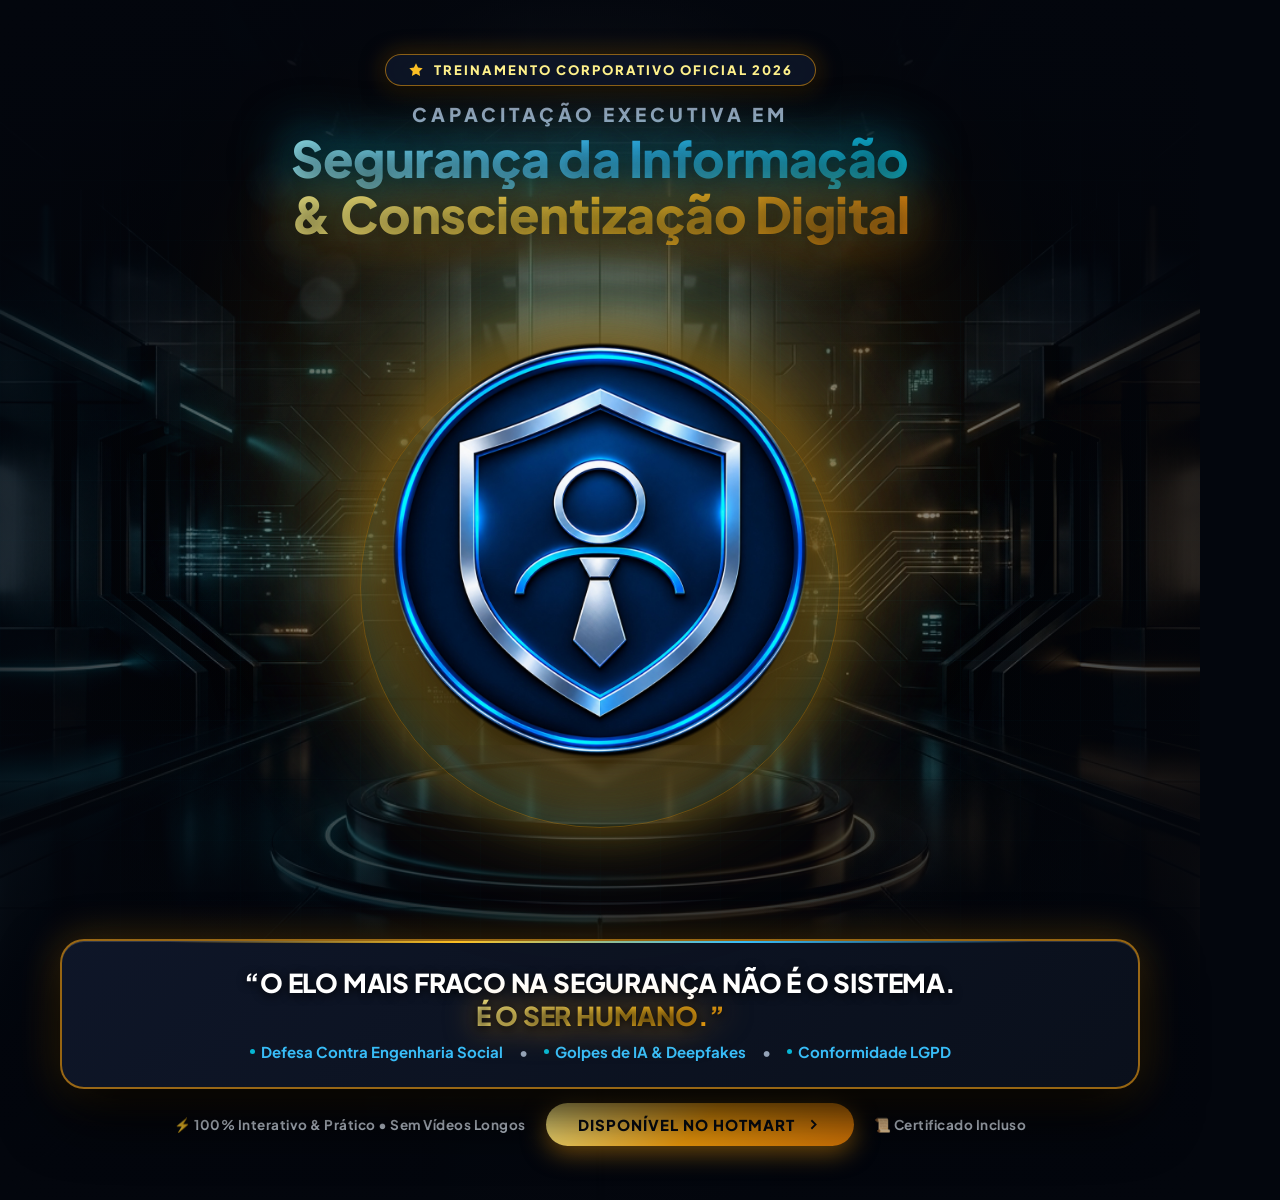
<file: hotmart_cover.html>
<!DOCTYPE html>
<html lang="pt-BR">
<head>
  <meta charset="UTF-8">
  <title>Hotmart Cover - Capacitação Executiva em Segurança da Informação</title>
  <link rel="preconnect" href="https://fonts.googleapis.com">
  <link rel="preconnect" href="https://fonts.gstatic.com" crossorigin>
  <link href="https://fonts.googleapis.com/css2?family=Plus+Jakarta+Sans:wght@500;600;700;800;900&family=Cinzel:wght@700;800;900&display=swap" rel="stylesheet">
  <style>
    * {
      margin: 0;
      padding: 0;
      box-sizing: border-box;
      -webkit-font-smoothing: antialiased;
    }

    body {
      width: 1200px;
      height: 1200px;
      overflow: hidden;
      background: #03060d;
      font-family: 'Plus Jakarta Sans', -apple-system, BlinkMacSystemFont, sans-serif;
      color: #f8fafc;
      position: relative;
    }

    /* Fundo 3D Hiper-Realista */
    .bg-image {
      position: absolute;
      inset: 0;
      width: 1200px;
      height: 1200px;
      object-fit: cover;
      z-index: 1;
      opacity: 0.65;
      filter: contrast(1.15) brightness(0.85);
    }

    /* Efeitos de Luz Cinematográfica e Feixes Volumétricos */
    .light-spotlight {
      position: absolute;
      top: -100px;
      left: 50%;
      transform: translateX(-50%);
      width: 900px;
      height: 900px;
      background: radial-gradient(circle, rgba(6, 182, 212, 0.28) 0%, rgba(245, 158, 11, 0.15) 35%, transparent 70%);
      filter: blur(50px);
      z-index: 2;
      pointer-events: none;
    }

    .vignette-layer {
      position: absolute;
      inset: 0;
      background: 
        radial-gradient(circle at 50% 50%, transparent 40%, rgba(3, 6, 13, 0.85) 85%, #03060d 100%),
        linear-gradient(180deg, rgba(3, 6, 13, 0.95) 0%, rgba(3, 6, 13, 0.2) 25%, rgba(3, 6, 13, 0.1) 50%, rgba(3, 6, 13, 0.75) 80%, rgba(3, 6, 13, 0.98) 100%);
      z-index: 3;
      pointer-events: none;
    }

    /* Linhas de Feixes de Luz e Circuitos */
    .cyber-circuit-glow {
      position: absolute;
      inset: 0;
      background-image: 
        linear-gradient(rgba(6, 182, 212, 0.04) 1px, transparent 1px),
        linear-gradient(90deg, rgba(6, 182, 212, 0.04) 1px, transparent 1px);
      background-size: 60px 60px;
      z-index: 2;
      opacity: 0.8;
    }

    /* Container Principal */
    .cover-container {
      position: relative;
      z-index: 10;
      width: 1200px;
      height: 1200px;
      padding: 54px 60px 54px 60px;
      display: flex;
      flex-direction: column;
      justify-content: space-between;
      align-items: center;
      text-align: center;
    }

    /* =========================================
       1. Topo: Badge de Prestígio & Título Imponente
       ========================================= */
    .top-section {
      display: flex;
      flex-direction: column;
      align-items: center;
      width: 100%;
    }

    .prestige-badge {
      display: inline-flex;
      align-items: center;
      gap: 10px;
      background: rgba(15, 23, 42, 0.85);
      border: 1.5px solid rgba(245, 158, 11, 0.55);
      backdrop-filter: blur(16px);
      padding: 7px 22px;
      border-radius: 999px;
      box-shadow: 0 4px 25px rgba(0, 0, 0, 0.8), 0 0 25px rgba(245, 158, 11, 0.3);
      margin-bottom: 16px;
    }

    .prestige-badge svg {
      width: 16px;
      height: 16px;
      fill: #fbbf24;
    }

    .prestige-badge span {
      font-size: 13px;
      font-weight: 800;
      letter-spacing: 2px;
      text-transform: uppercase;
      color: #fef08a;
    }

    .course-title-eyebrow {
      font-size: 19px;
      font-weight: 800;
      letter-spacing: 4px;
      text-transform: uppercase;
      color: #94a3b8;
      margin-bottom: 4px;
    }

    .course-main-title {
      font-size: 50px;
      font-weight: 900;
      line-height: 1.12;
      letter-spacing: -0.5px;
      color: #ffffff;
      text-shadow: 0 4px 30px rgba(0, 0, 0, 0.95), 0 0 40px rgba(6, 182, 212, 0.3);
      max-width: 1100px;
    }

    .course-main-title .gradient-cyan {
      background: linear-gradient(135deg, #a5f3fc 0%, #38bdf8 50%, #06b6d4 100%);
      -webkit-background-clip: text;
      -webkit-text-fill-color: transparent;
      filter: drop-shadow(0 0 25px rgba(6, 182, 212, 0.6));
    }

    .course-main-title .gradient-gold {
      background: linear-gradient(135deg, #fef08a 0%, #fbbf24 50%, #d97706 100%);
      -webkit-background-clip: text;
      -webkit-text-fill-color: transparent;
      filter: drop-shadow(0 0 25px rgba(245, 158, 11, 0.6));
    }

    /* =========================================
       2. Centro: O Logo / Brasão Dourado 3D Majestoso
       ========================================= */
    .center-hero-emblem {
      position: relative;
      display: flex;
      flex-direction: column;
      align-items: center;
      justify-content: center;
      margin: 10px 0 16px 0;
    }

    .emblem-glow-outer {
      position: absolute;
      width: 520px;
      height: 520px;
      border-radius: 50%;
      background: radial-gradient(circle, rgba(245, 158, 11, 0.45) 0%, rgba(6, 182, 212, 0.2) 50%, transparent 72%);
      filter: blur(35px);
      z-index: 1;
      pointer-events: none;
    }

    .emblem-ring-pulse {
      position: absolute;
      width: 480px;
      height: 480px;
      border-radius: 50%;
      border: 1px solid rgba(245, 158, 11, 0.35);
      box-shadow: 0 0 40px rgba(245, 158, 11, 0.25), inset 0 0 40px rgba(6, 182, 212, 0.15);
      z-index: 2;
      pointer-events: none;
    }

    .gold-crest-image {
      width: 420px;
      height: 420px;
      object-fit: contain;
      position: relative;
      z-index: 3;
      filter: 
        drop-shadow(0 20px 45px rgba(0, 0, 0, 0.95)) 
        drop-shadow(0 0 35px rgba(245, 158, 11, 0.65))
        drop-shadow(0 0 70px rgba(245, 158, 11, 0.3));
    }

    /* Reflexo Espelhado no Piso Escuro */
    .emblem-reflection {
      width: 420px;
      height: 90px;
      overflow: hidden;
      margin-top: -15px;
      position: relative;
      z-index: 2;
      opacity: 0.35;
      transform: scaleY(-1);
      filter: blur(3px);
      mask-image: linear-gradient(to top, rgba(0,0,0,1) 0%, rgba(0,0,0,0) 80%);
      -webkit-mask-image: linear-gradient(to top, rgba(0,0,0,1) 0%, rgba(0,0,0,0) 80%);
    }

    .emblem-reflection img {
      width: 420px;
      height: 420px;
      object-fit: contain;
    }

    /* =========================================
       3. Base: A Chamada Fatal
       ========================================= */
    .fatal-hook-section {
      width: 100%;
      max-width: 1080px;
      display: flex;
      flex-direction: column;
      align-items: center;
    }

    .fatal-hook-card {
      width: 100%;
      background: linear-gradient(135deg, rgba(15, 23, 42, 0.95) 0%, rgba(10, 16, 28, 0.98) 100%);
      border: 2px solid rgba(245, 158, 11, 0.6);
      border-radius: 24px;
      padding: 26px 36px;
      box-shadow: 
        0 25px 60px rgba(0, 0, 0, 0.95), 
        0 0 40px rgba(245, 158, 11, 0.3),
        inset 0 1px 0 rgba(255, 255, 255, 0.15);
      backdrop-filter: blur(16px);
      position: relative;
      overflow: hidden;
    }

    .fatal-hook-card::before {
      content: "";
      position: absolute;
      top: 0;
      left: 10%;
      right: 10%;
      height: 2px;
      background: linear-gradient(90deg, transparent, #fbbf24, #38bdf8, transparent);
    }

    .fatal-quote {
      font-size: 26px;
      font-weight: 900;
      line-height: 1.25;
      letter-spacing: -0.2px;
      color: #ffffff;
      text-transform: uppercase;
      text-shadow: 0 2px 10px rgba(0, 0, 0, 0.9);
    }

    .fatal-quote .quote-highlight {
      background: linear-gradient(135deg, #fef08a 0%, #fbbf24 60%, #f59e0b 100%);
      -webkit-background-clip: text;
      -webkit-text-fill-color: transparent;
      filter: drop-shadow(0 0 15px rgba(245, 158, 11, 0.5));
    }

    .fatal-subline {
      font-size: 15px;
      font-weight: 600;
      color: #94a3b8;
      margin-top: 10px;
      display: flex;
      align-items: center;
      justify-content: center;
      gap: 16px;
    }

    .fatal-pill {
      display: inline-flex;
      align-items: center;
      gap: 6px;
      color: #38bdf8;
      font-weight: 700;
    }

    .fatal-pill-dot {
      width: 5px;
      height: 5px;
      border-radius: 50%;
      background: #06b6d4;
    }

    /* Rodapé Discreto de Conversão */
    .bottom-cta-row {
      display: flex;
      align-items: center;
      justify-content: center;
      gap: 20px;
      margin-top: 14px;
    }

    .cta-pill-hotmart {
      background: linear-gradient(135deg, #fef08a 0%, #f59e0b 50%, #d97706 100%);
      color: #060b14;
      font-size: 15px;
      font-weight: 900;
      letter-spacing: 1px;
      padding: 12px 32px;
      border-radius: 999px;
      display: inline-flex;
      align-items: center;
      gap: 10px;
      box-shadow: 0 6px 25px rgba(245, 158, 11, 0.5);
      text-transform: uppercase;
    }

    .cta-pill-hotmart svg {
      width: 17px;
      height: 17px;
    }

    .format-tag {
      font-size: 13.5px;
      font-weight: 700;
      color: #cbd5e1;
      letter-spacing: 0.5px;
    }
  </style>
</head>
<body>
  <!-- Fundo Tecnológico 3D -->
  <img src="imagens/hotmart-bg.jpg" alt="Cyber Executive Studio" class="bg-image">
  <div class="light-spotlight"></div>
  <div class="cyber-circuit-glow"></div>
  <div class="vignette-layer"></div>

  <!-- Conteúdo Principal -->
  <div class="cover-container">

    <!-- 1. Topo: Título Autoridade -->
    <div class="top-section">
      <div class="prestige-badge">
        <svg viewBox="0 0 24 24"><polygon points="12 2 15.09 8.26 22 9.27 17 14.14 18.18 21.02 12 17.77 5.82 21.02 7 14.14 2 9.27 8.91 8.26 12 2"/></svg>
        <span>Treinamento Corporativo Oficial 2026</span>
      </div>

      <div class="course-title-eyebrow">Capacitação Executiva em</div>

      <h1 class="course-main-title">
        <span class="gradient-cyan">Segurança da Informação</span><br>
        <span class="gradient-gold">& Conscientização Digital</span>
      </h1>
    </div>

    <!-- 2. Centro: O Logo / Brasão de Ouro 3D -->
    <div class="center-hero-emblem">
      <div class="emblem-glow-outer"></div>
      <div class="emblem-ring-pulse"></div>
      <img src="imagens/logo-cyber-executive.png" alt="Selo Oficial de Autenticidade Cyber Executive" class="gold-crest-image">
      
      <!-- Reflexo no Piso -->
      <div class="emblem-reflection">
        <img src="imagens/logo-cyber-executive.png" alt="" aria-hidden="true">
      </div>
    </div>

    <!-- 3. Base: A Chamada Fatal -->
    <div class="fatal-hook-section">
      <div class="fatal-hook-card">
        <div class="fatal-quote">
          “O Elo Mais Fraco na Segurança Não é o Sistema.<br>
          <span class="quote-highlight">É o Ser Humano.”</span>
        </div>
        
        <div class="fatal-subline">
          <span class="fatal-pill"><span class="fatal-pill-dot"></span>Defesa Contra Engenharia Social</span>
          <span>•</span>
          <span class="fatal-pill"><span class="fatal-pill-dot"></span>Golpes de IA & Deepfakes</span>
          <span>•</span>
          <span class="fatal-pill"><span class="fatal-pill-dot"></span>Conformidade LGPD</span>
        </div>
      </div>

      <!-- Rodapé de Ação Hotmart -->
      <div class="bottom-cta-row">
        <div class="format-tag">⚡ 100% Interativo & Prático • Sem Vídeos Longos</div>
        <a href="https://pay.hotmart.com/H108332477H" target="_blank" rel="noopener" class="cta-pill-hotmart" style="text-decoration: none;">
          <span>Disponível no Hotmart</span>
          <svg viewBox="0 0 24 24" fill="none" stroke="currentColor" stroke-width="2.5"><polyline points="9 18 15 12 9 6"/></svg>
        </a>
        <div class="format-tag">📜 Certificado Incluso</div>
      </div>
    </div>

  </div>
</body>
</html>
</file>
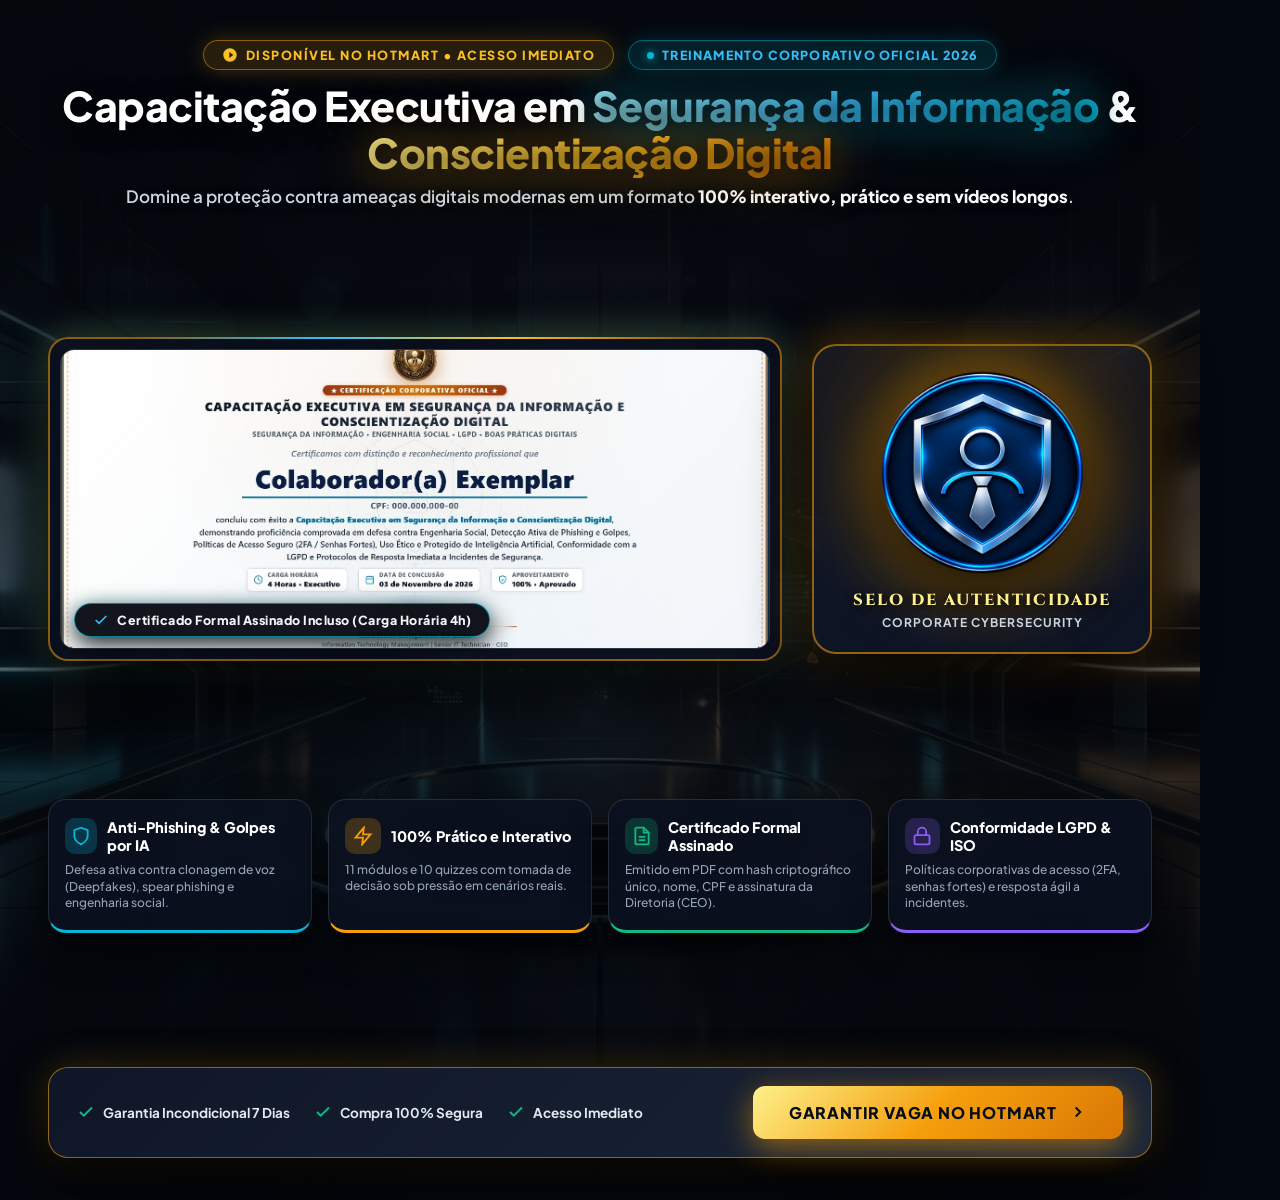
<file: hotmart_post.html>
<!DOCTYPE html>
<html lang="pt-BR">
<head>
  <meta charset="UTF-8">
  <title>Hotmart Post - Capacitação Executiva em Segurança da Informação</title>
  <link rel="preconnect" href="https://fonts.googleapis.com">
  <link rel="preconnect" href="https://fonts.gstatic.com" crossorigin>
  <link href="https://fonts.googleapis.com/css2?family=Plus+Jakarta+Sans:wght@400;500;600;700;800;900&family=Cinzel:wght@700;800;900&display=swap" rel="stylesheet">
  <style>
    * {
      margin: 0;
      padding: 0;
      box-sizing: border-box;
      -webkit-font-smoothing: antialiased;
    }

    body {
      width: 1200px;
      height: 1200px;
      overflow: hidden;
      background: #040810;
      font-family: 'Plus Jakarta Sans', -apple-system, BlinkMacSystemFont, sans-serif;
      color: #f8fafc;
      position: relative;
    }

    /* Fundo 3D Hiper-Realista */
    .hyper-bg {
      position: absolute;
      inset: 0;
      width: 1200px;
      height: 1200px;
      object-fit: cover;
      z-index: 1;
    }

    /* Vinheta e Tratamento de Contraste para Tipografia */
    .vignette-overlay {
      position: absolute;
      inset: 0;
      background: 
        radial-gradient(circle at 50% 12%, rgba(4, 7, 13, 0.94) 0%, rgba(4, 7, 13, 0.75) 40%, rgba(4, 7, 13, 0.35) 70%, rgba(4, 7, 13, 0.94) 100%),
        linear-gradient(180deg, rgba(4, 7, 13, 0.96) 0%, rgba(4, 7, 13, 0.6) 22%, rgba(4, 7, 13, 0.25) 50%, rgba(4, 7, 13, 0.85) 82%, rgba(4, 7, 13, 0.98) 100%);
      z-index: 2;
    }

    /* Container Principal */
    .ad-container {
      position: relative;
      z-index: 10;
      width: 1200px;
      height: 1200px;
      padding: 40px 48px 42px 48px;
      display: flex;
      flex-direction: column;
      justify-content: space-between;
    }

    /* =========================================
       1. Top Header & Titulação de Alto Impacto
       ========================================= */
    .top-header {
      display: flex;
      flex-direction: column;
      align-items: center;
      text-align: center;
    }

    .top-badge-row {
      display: flex;
      align-items: center;
      gap: 14px;
      margin-bottom: 12px;
    }

    .hotmart-badge {
      display: inline-flex;
      align-items: center;
      gap: 8px;
      background: rgba(245, 158, 11, 0.15);
      border: 1px solid rgba(245, 158, 11, 0.5);
      backdrop-filter: blur(12px);
      padding: 6px 18px;
      border-radius: 999px;
      box-shadow: 0 0 22px rgba(245, 158, 11, 0.25);
    }

    .hotmart-badge svg {
      width: 16px;
      height: 16px;
      fill: #fbbf24;
    }

    .hotmart-badge span {
      font-size: 12.5px;
      font-weight: 800;
      letter-spacing: 1.5px;
      text-transform: uppercase;
      color: #fbbf24;
    }

    .official-badge {
      display: inline-flex;
      align-items: center;
      gap: 8px;
      background: rgba(6, 182, 212, 0.14);
      border: 1px solid rgba(6, 182, 212, 0.45);
      backdrop-filter: blur(12px);
      padding: 6px 18px;
      border-radius: 999px;
      box-shadow: 0 0 20px rgba(6, 182, 212, 0.2);
    }

    .official-badge-dot {
      width: 7px;
      height: 7px;
      border-radius: 50%;
      background: #06b6d4;
      box-shadow: 0 0 10px #06b6d4;
    }

    .official-badge span {
      font-size: 12.5px;
      font-weight: 800;
      letter-spacing: 1.2px;
      text-transform: uppercase;
      color: #38bdf8;
    }

    .headline-main {
      font-size: 41px;
      font-weight: 900;
      line-height: 1.14;
      letter-spacing: -0.5px;
      color: #ffffff;
      text-shadow: 0 4px 25px rgba(0, 0, 0, 0.95);
      max-width: 1100px;
    }

    .headline-main .text-cyan {
      background: linear-gradient(135deg, #a5f3fc 0%, #38bdf8 50%, #06b6d4 100%);
      -webkit-background-clip: text;
      -webkit-text-fill-color: transparent;
      filter: drop-shadow(0 0 20px rgba(6, 182, 212, 0.5));
    }

    .headline-main .text-gold {
      background: linear-gradient(135deg, #fef08a 0%, #fbbf24 50%, #d97706 100%);
      -webkit-background-clip: text;
      -webkit-text-fill-color: transparent;
      filter: drop-shadow(0 0 20px rgba(245, 158, 11, 0.5));
    }

    .headline-sub {
      font-size: 17px;
      font-weight: 600;
      color: #cbd5e1;
      margin-top: 10px;
      max-width: 950px;
      line-height: 1.4;
      text-shadow: 0 2px 10px rgba(0, 0, 0, 0.85);
    }

    .headline-sub strong {
      color: #f8fafc;
      font-weight: 800;
    }

    /* =========================================
       2. Centro: Vitrine 3D (Certificado + Selo de Ouro)
       ========================================= */
    .showcase-area {
      display: grid;
      grid-template-columns: 1fr 340px;
      gap: 30px;
      align-items: center;
      margin: 8px 0;
    }

    /* Vitrine do Diploma Limpo */
    .cert-mockup-wrapper {
      position: relative;
      background: rgba(11, 17, 32, 0.75);
      border: 2px solid rgba(245, 158, 11, 0.55);
      border-radius: 20px;
      padding: 10px;
      box-shadow: 
        0 25px 60px rgba(0, 0, 0, 0.95),
        0 0 40px rgba(6, 182, 212, 0.25),
        0 0 35px rgba(245, 158, 11, 0.25);
      backdrop-filter: blur(14px);
    }

    .cert-mockup-wrapper::before {
      content: "";
      position: absolute;
      top: -2px;
      left: 12%;
      right: 12%;
      height: 2px;
      background: linear-gradient(90deg, transparent, #38bdf8, #fbbf24, transparent);
    }

    .cert-mockup-img {
      width: 100%;
      height: 300px;
      object-fit: cover;
      object-position: center center;
      border-radius: 14px;
      display: block;
      border: 1px solid rgba(255, 255, 255, 0.15);
      box-shadow: inset 0 0 20px rgba(0, 0, 0, 0.4);
    }

    .cert-corner-tag {
      position: absolute;
      bottom: 22px;
      left: 24px;
      background: rgba(4, 7, 13, 0.94);
      border: 1.5px solid rgba(6, 182, 212, 0.65);
      backdrop-filter: blur(14px);
      padding: 8px 18px;
      border-radius: 999px;
      display: flex;
      align-items: center;
      gap: 8px;
      box-shadow: 0 8px 24px rgba(0, 0, 0, 0.85), 0 0 15px rgba(6, 182, 212, 0.3);
    }

    .cert-corner-tag svg {
      width: 16px;
      height: 16px;
      color: #38bdf8;
    }

    .cert-corner-tag span {
      font-size: 12.5px;
      font-weight: 800;
      color: #f1f5f9;
      letter-spacing: 0.5px;
    }

    /* Coluna do Selo de Autenticidade */
    .seal-column {
      display: flex;
      flex-direction: column;
      align-items: center;
      text-align: center;
      background: radial-gradient(circle at 50% 25%, rgba(245, 158, 11, 0.22) 0%, rgba(15, 23, 42, 0.8) 80%);
      border: 2px solid rgba(245, 158, 11, 0.55);
      border-radius: 24px;
      padding: 24px 20px 22px 20px;
      box-shadow: 
        0 25px 60px rgba(0, 0, 0, 0.95),
        0 0 50px rgba(245, 158, 11, 0.4);
      position: relative;
      backdrop-filter: blur(14px);
    }

    .seal-halo-glow {
      position: absolute;
      width: 230px;
      height: 230px;
      border-radius: 50%;
      background: radial-gradient(circle, rgba(245, 158, 11, 0.6) 0%, transparent 70%);
      filter: blur(22px);
      top: 15px;
      z-index: 1;
    }

    .seal-gold-img {
      width: 205px;
      height: 205px;
      object-fit: contain;
      position: relative;
      z-index: 2;
      filter: drop-shadow(0 15px 30px rgba(0, 0, 0, 0.95)) drop-shadow(0 0 24px rgba(245, 158, 11, 0.55));
    }

    .seal-title {
      font-family: 'Cinzel', serif;
      font-size: 16px;
      font-weight: 800;
      letter-spacing: 2px;
      color: #fef08a;
      margin-top: 14px;
      text-transform: uppercase;
      text-shadow: 0 2px 10px rgba(0, 0, 0, 0.95);
      position: relative;
      z-index: 2;
    }

    .seal-subtitle {
      font-size: 12px;
      color: #cbd5e1;
      font-weight: 700;
      letter-spacing: 1px;
      text-transform: uppercase;
      margin-top: 4px;
      position: relative;
      z-index: 2;
    }

    /* =========================================
       3. Grid dos 4 Pilares Persuasivos
       ========================================= */
    .pillars-grid {
      display: grid;
      grid-template-columns: repeat(4, 1fr);
      gap: 16px;
      margin-top: 10px;
    }

    .pillar-box {
      background: rgba(11, 17, 32, 0.85);
      border: 1px solid rgba(255, 255, 255, 0.12);
      border-radius: 18px;
      padding: 18px 16px;
      backdrop-filter: blur(14px);
      box-shadow: 0 15px 35px rgba(0, 0, 0, 0.7);
      position: relative;
    }

    .pillar-box:nth-child(1) { border-bottom: 3.5px solid #06b6d4; }
    .pillar-box:nth-child(2) { border-bottom: 3.5px solid #f59e0b; }
    .pillar-box:nth-child(3) { border-bottom: 3.5px solid #10b981; }
    .pillar-box:nth-child(4) { border-bottom: 3.5px solid #8b5cf6; }

    .pillar-icon-header {
      display: flex;
      align-items: center;
      gap: 10px;
      margin-bottom: 8px;
    }

    .pillar-icon {
      width: 36px;
      height: 36px;
      border-radius: 10px;
      display: flex;
      align-items: center;
      justify-content: center;
    }

    .pillar-box:nth-child(1) .pillar-icon { background: rgba(6, 182, 212, 0.22); color: #06b6d4; }
    .pillar-box:nth-child(2) .pillar-icon { background: rgba(245, 158, 11, 0.22); color: #f59e0b; }
    .pillar-box:nth-child(3) .pillar-icon { background: rgba(16, 185, 129, 0.22); color: #10b981; }
    .pillar-box:nth-child(4) .pillar-icon { background: rgba(139, 92, 246, 0.22); color: #8b5cf6; }

    .pillar-icon svg {
      width: 20px;
      height: 20px;
    }

    .pillar-title {
      font-size: 14.5px;
      font-weight: 800;
      color: #ffffff;
      line-height: 1.25;
    }

    .pillar-desc {
      font-size: 12px;
      color: #94a3b8;
      line-height: 1.4;
      font-weight: 500;
    }

    /* =========================================
       4. Rodapé de Conversão & Garantia Hotmart
       ========================================= */
    .conversion-bar {
      margin-top: 14px;
      background: linear-gradient(135deg, rgba(15, 23, 42, 0.95) 0%, rgba(30, 41, 59, 0.92) 100%);
      border: 1.5px solid rgba(245, 158, 11, 0.55);
      border-radius: 20px;
      padding: 18px 28px;
      display: flex;
      align-items: center;
      justify-content: space-between;
      box-shadow: 0 20px 50px rgba(0, 0, 0, 0.9), 0 0 35px rgba(245, 158, 11, 0.25);
    }

    .trust-bullets {
      display: flex;
      gap: 24px;
      align-items: center;
    }

    .trust-item {
      display: flex;
      align-items: center;
      gap: 8px;
      font-size: 13.5px;
      font-weight: 700;
      color: #e2e8f0;
    }

    .trust-item svg {
      width: 18px;
      height: 18px;
      color: #10b981;
    }

    .cta-btn-main {
      background: linear-gradient(135deg, #fef08a 0%, #f59e0b 50%, #d97706 100%);
      color: #060b14;
      font-size: 16px;
      font-weight: 900;
      letter-spacing: 0.8px;
      padding: 16px 36px;
      border-radius: 12px;
      display: flex;
      align-items: center;
      gap: 12px;
      border: none;
      box-shadow: 0 8px 30px rgba(245, 158, 11, 0.55);
      text-transform: uppercase;
    }

    .cta-btn-main svg {
      width: 18px;
      height: 18px;
    }
  </style>
</head>
<body>
  <!-- Fundo 3D Hiper-Realista -->
  <img src="imagens/hotmart-bg.jpg" alt="Cyber Background" class="hyper-bg">
  <div class="vignette-overlay"></div>

  <!-- Container Principal -->
  <div class="ad-container">

    <!-- 1. Top Header -->
    <div class="top-header">
      <div class="top-badge-row">
        <div class="hotmart-badge">
          <svg viewBox="0 0 24 24"><path d="M12 2C6.48 2 2 6.48 2 12s4.48 10 10 10 10-4.48 10-10S17.52 2 12 2zm-1 14.5v-9l6 4.5-6 4.5z"/></svg>
          <span>Disponível no Hotmart • Acesso Imediato</span>
        </div>
        <div class="official-badge">
          <span class="official-badge-dot"></span>
          <span>Treinamento Corporativo Oficial 2026</span>
        </div>
      </div>

      <h1 class="headline-main">
        Capacitação Executiva em <span class="text-cyan">Segurança da Informação</span> & <span class="text-gold">Conscientização Digital</span>
      </h1>

      <p class="headline-sub">
        Domine a proteção contra ameaças digitais modernas em um formato <strong>100% interativo, prático e sem vídeos longos</strong>.
      </p>
    </div>

    <!-- 2. Área Central de Destaque -->
    <div class="showcase-area">
      
      <!-- Mockup do Certificado Limpo -->
      <div class="cert-mockup-wrapper">
        <img src="imagens/diploma-clean.jpg" alt="Certificado Oficial de Capacitação em Cibersegurança" class="cert-mockup-img">
        <div class="cert-corner-tag">
          <svg viewBox="0 0 24 24" fill="none" stroke="currentColor" stroke-width="2.5"><polyline points="20 6 9 17 4 12"/></svg>
          <span>Certificado Formal Assinado Incluso (Carga Horária 4h)</span>
        </div>
      </div>

      <!-- Selo de Autenticidade -->
      <div class="seal-column">
        <div class="seal-halo-glow"></div>
        <img src="imagens/logo-cyber-executive.png" alt="Selo Oficial de Autenticidade Cyber Executive" class="seal-gold-img">
        <div class="seal-title">Selo de Autenticidade</div>
        <div class="seal-subtitle">Corporate Cybersecurity</div>
      </div>

    </div>

    <!-- 3. Quatro Pilares Persuasivos -->
    <div class="pillars-grid">

      <div class="pillar-box">
        <div class="pillar-icon-header">
          <div class="pillar-icon">
            <svg viewBox="0 0 24 24" fill="none" stroke="currentColor" stroke-width="2.2"><path d="M12 22s8-4 8-10V5l-8-3-8 3v7c0 6 8 10 8 10z"/></svg>
          </div>
          <div class="pillar-title">Anti-Phishing & Golpes por IA</div>
        </div>
        <div class="pillar-desc">Defesa ativa contra clonagem de voz (Deepfakes), spear phishing e engenharia social.</div>
      </div>

      <div class="pillar-box">
        <div class="pillar-icon-header">
          <div class="pillar-icon">
            <svg viewBox="0 0 24 24" fill="none" stroke="currentColor" stroke-width="2.2"><polygon points="13 2 3 14 12 14 11 22 21 10 12 10 13 2"/></svg>
          </div>
          <div class="pillar-title">100% Prático e Interativo</div>
        </div>
        <div class="pillar-desc">11 módulos e 10 quizzes com tomada de decisão sob pressão em cenários reais.</div>
      </div>

      <div class="pillar-box">
        <div class="pillar-icon-header">
          <div class="pillar-icon">
            <svg viewBox="0 0 24 24" fill="none" stroke="currentColor" stroke-width="2.2"><path d="M14 2H6a2 2 0 0 0-2 2v16a2 2 0 0 0 2 2h12a2 2 0 0 0 2-2V8z"/><polyline points="14 2 14 8 20 8"/><line x1="16" y1="13" x2="8" y2="13"/><line x1="16" y1="17" x2="8" y2="17"/></svg>
          </div>
          <div class="pillar-title">Certificado Formal Assinado</div>
        </div>
        <div class="pillar-desc">Emitido em PDF com hash criptográfico único, nome, CPF e assinatura da Diretoria (CEO).</div>
      </div>

      <div class="pillar-box">
        <div class="pillar-icon-header">
          <div class="pillar-icon">
            <svg viewBox="0 0 24 24" fill="none" stroke="currentColor" stroke-width="2.2"><rect x="3" y="11" width="18" height="11" rx="2" ry="2"/><path d="M7 11V7a5 5 0 0 1 10 0v4"/></svg>
          </div>
          <div class="pillar-title">Conformidade LGPD & ISO</div>
        </div>
        <div class="pillar-desc">Políticas corporativas de acesso (2FA, senhas fortes) e resposta ágil a incidentes.</div>
      </div>

    </div>

    <!-- 4. Rodapé de Conversão & Garantia -->
    <div class="conversion-bar">
      <div class="trust-bullets">
        <div class="trust-item">
          <svg viewBox="0 0 24 24" fill="none" stroke="currentColor" stroke-width="2.5"><polyline points="20 6 9 17 4 12"/></svg>
          <span>Garantia Incondicional 7 Dias</span>
        </div>
        <div class="trust-item">
          <svg viewBox="0 0 24 24" fill="none" stroke="currentColor" stroke-width="2.5"><polyline points="20 6 9 17 4 12"/></svg>
          <span>Compra 100% Segura</span>
        </div>
        <div class="trust-item">
          <svg viewBox="0 0 24 24" fill="none" stroke="currentColor" stroke-width="2.5"><polyline points="20 6 9 17 4 12"/></svg>
          <span>Acesso Imediato</span>
        </div>
      </div>

      <a href="https://pay.hotmart.com/H108332477H" target="_blank" rel="noopener" class="cta-btn-main" style="text-decoration: none;">
        <span>Garantir Vaga no Hotmart</span>
        <svg viewBox="0 0 24 24" fill="none" stroke="currentColor" stroke-width="2.5"><polyline points="9 18 15 12 9 6"/></svg>
      </a>
    </div>

  </div>
</body>
</html>
</file>
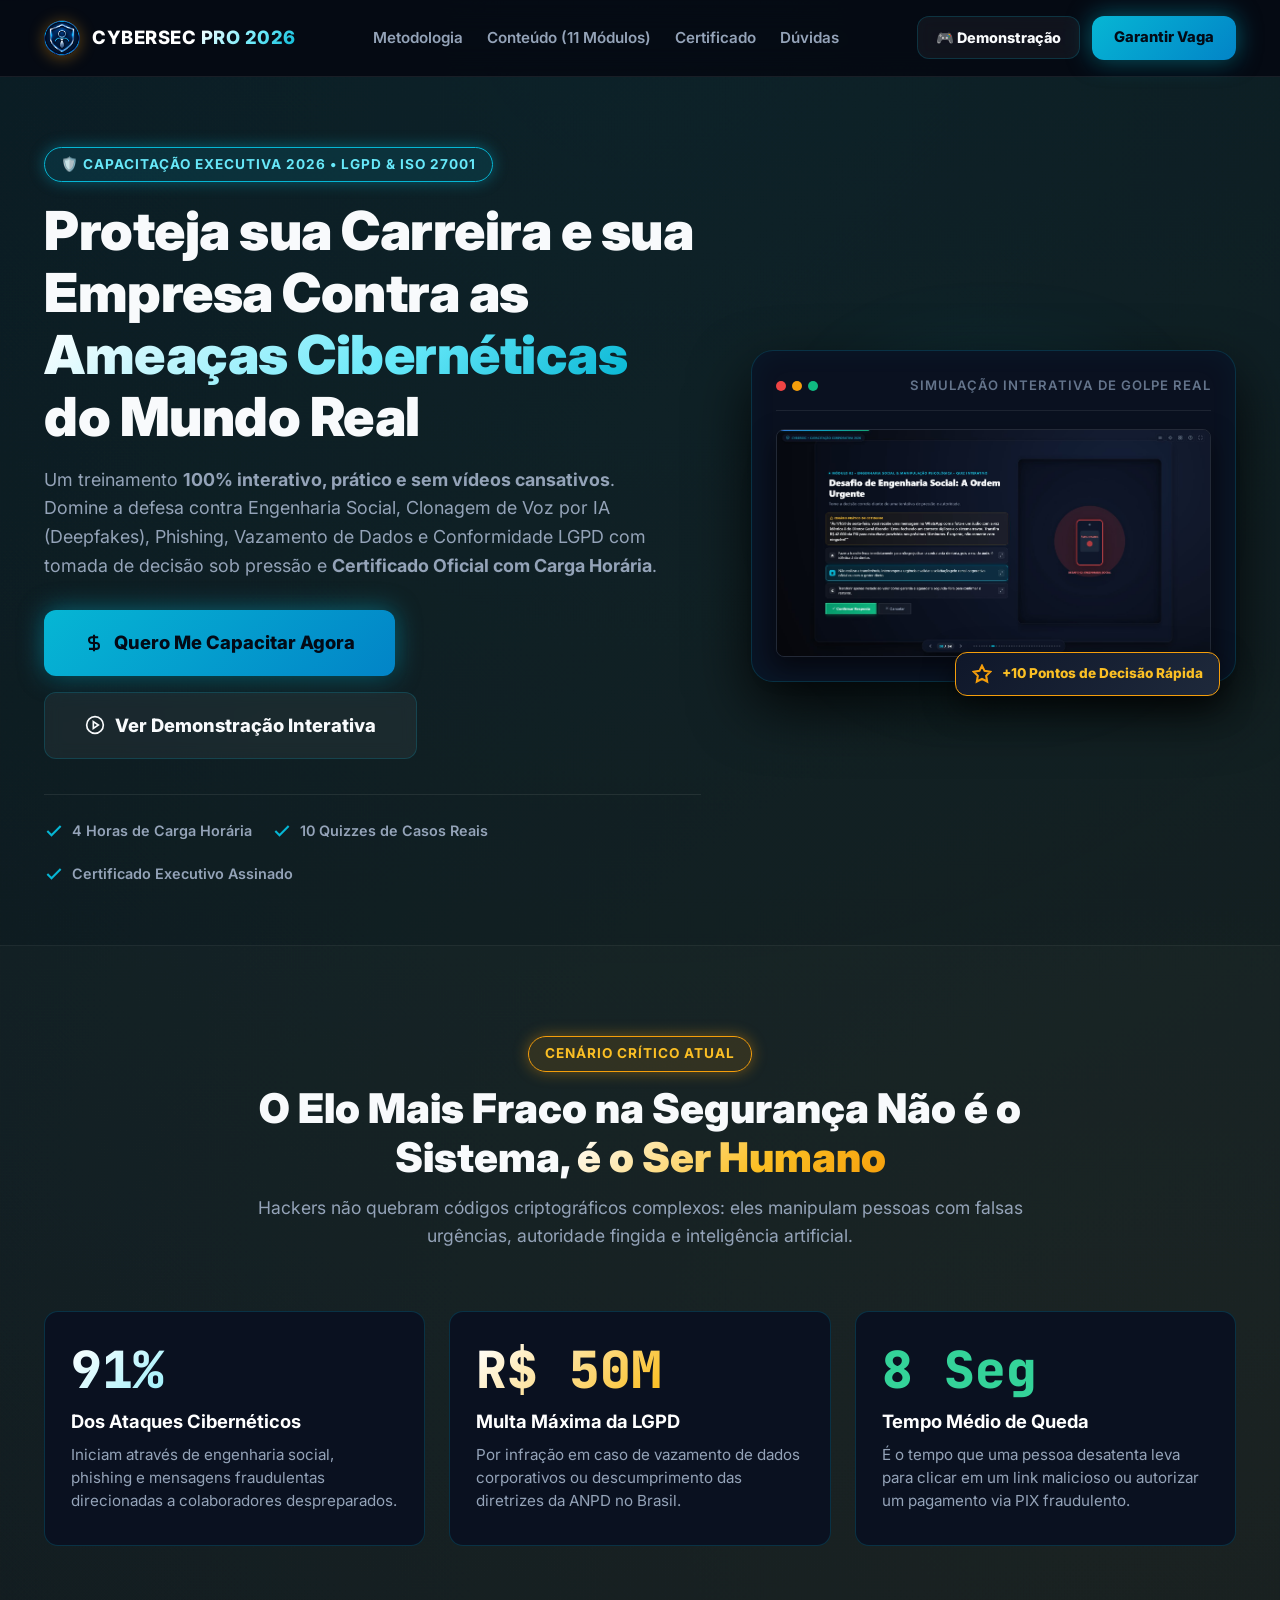
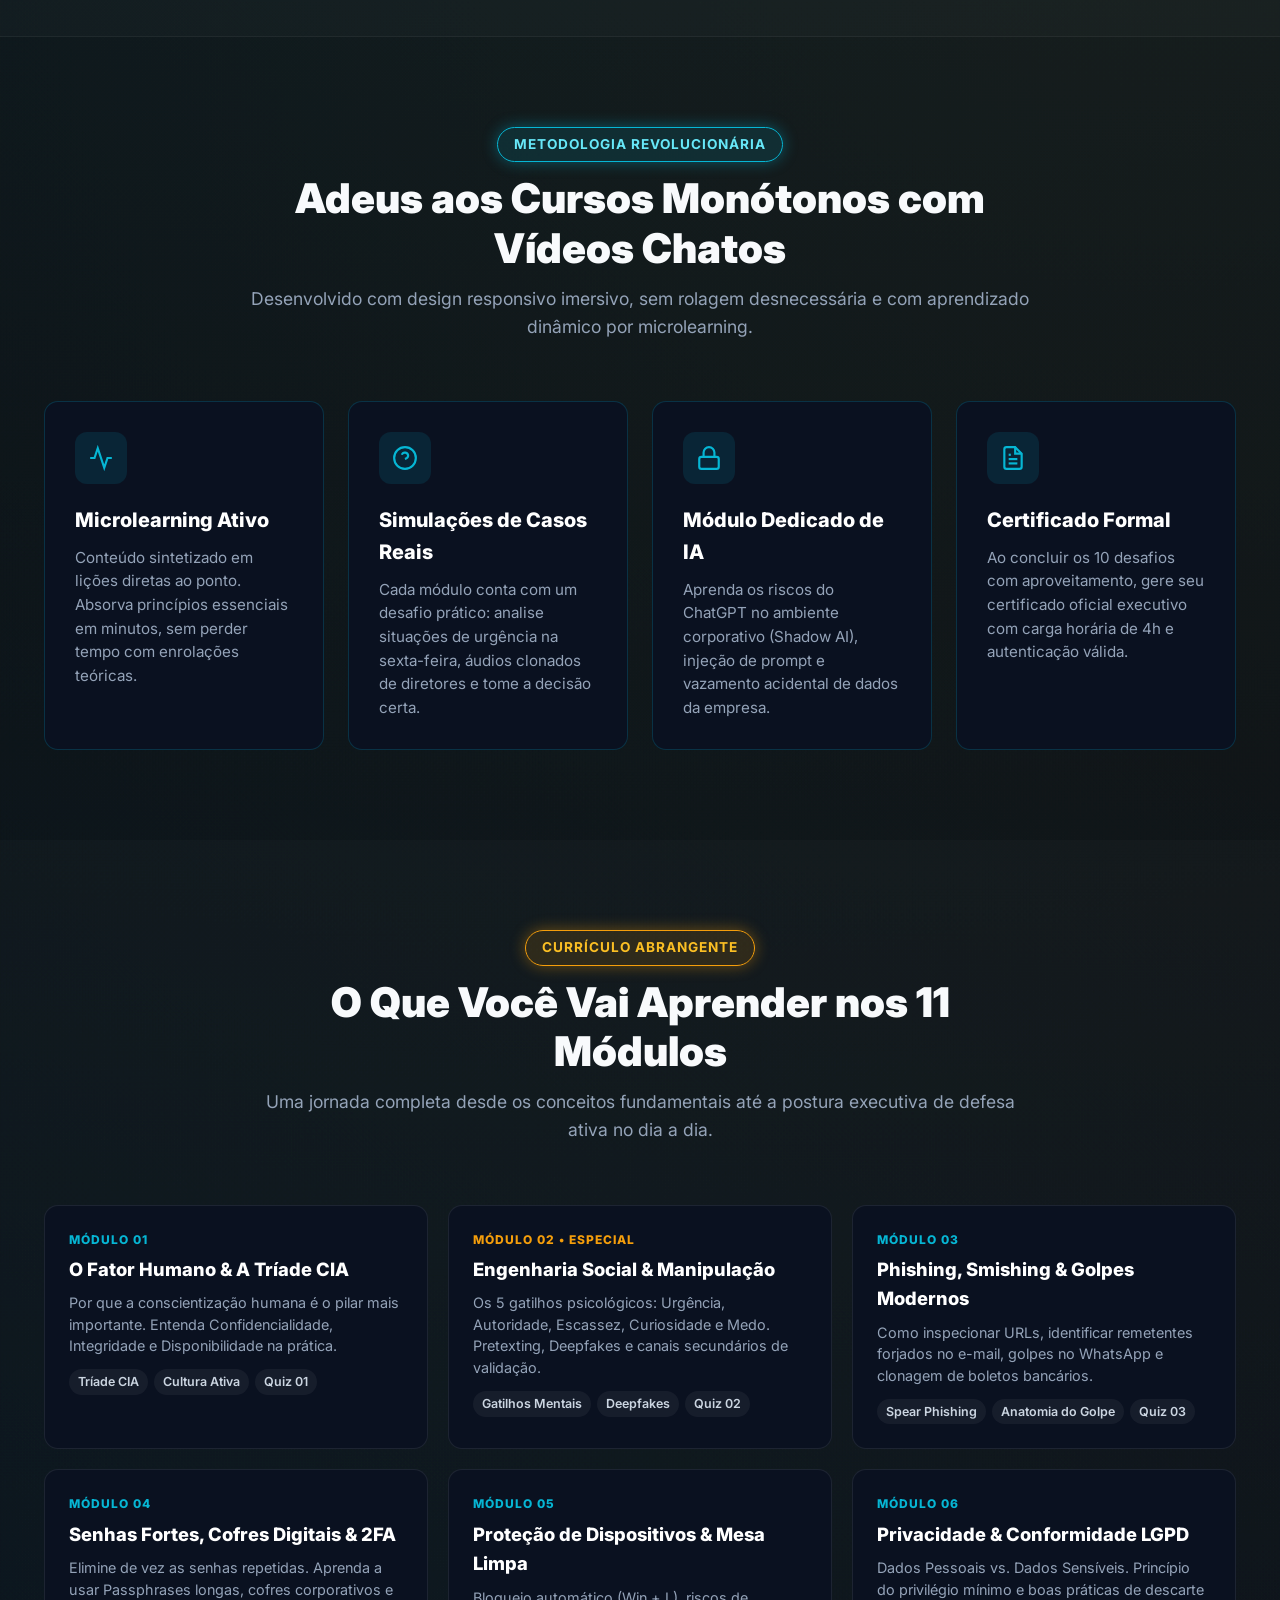
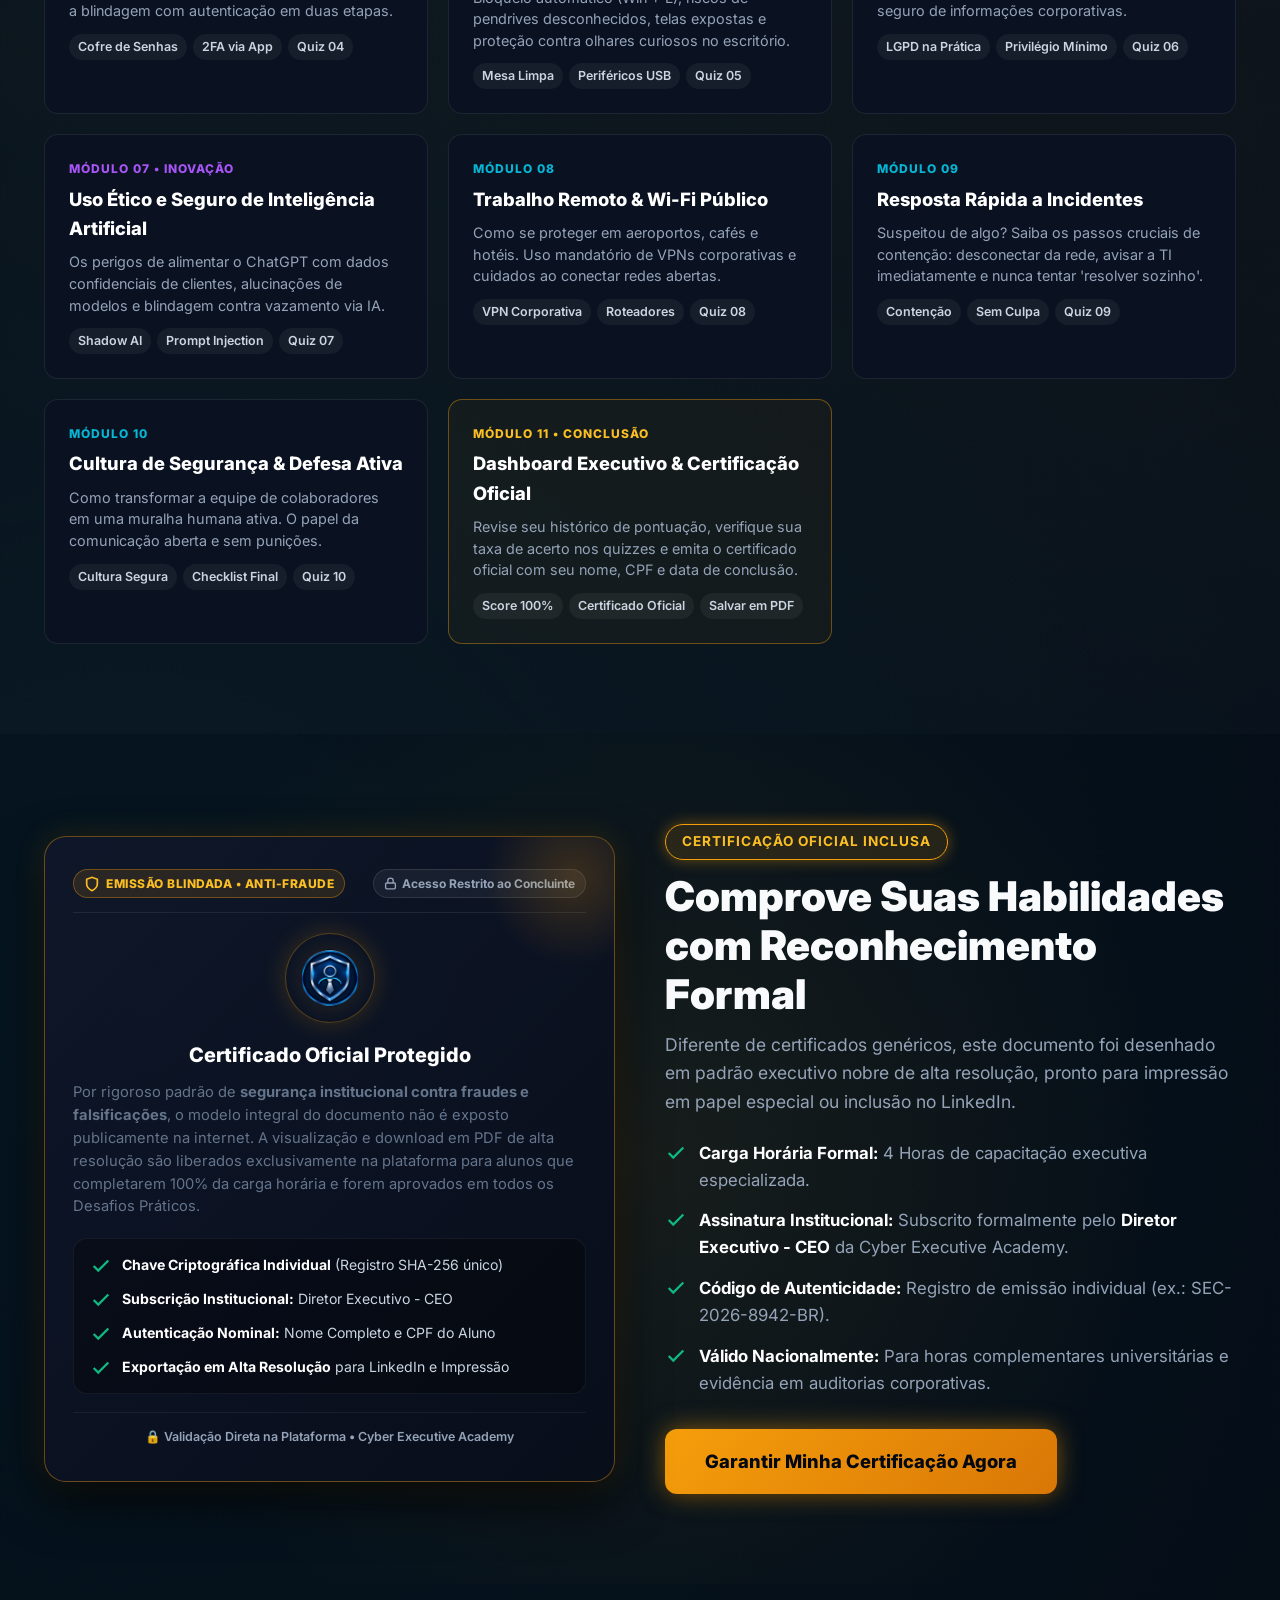
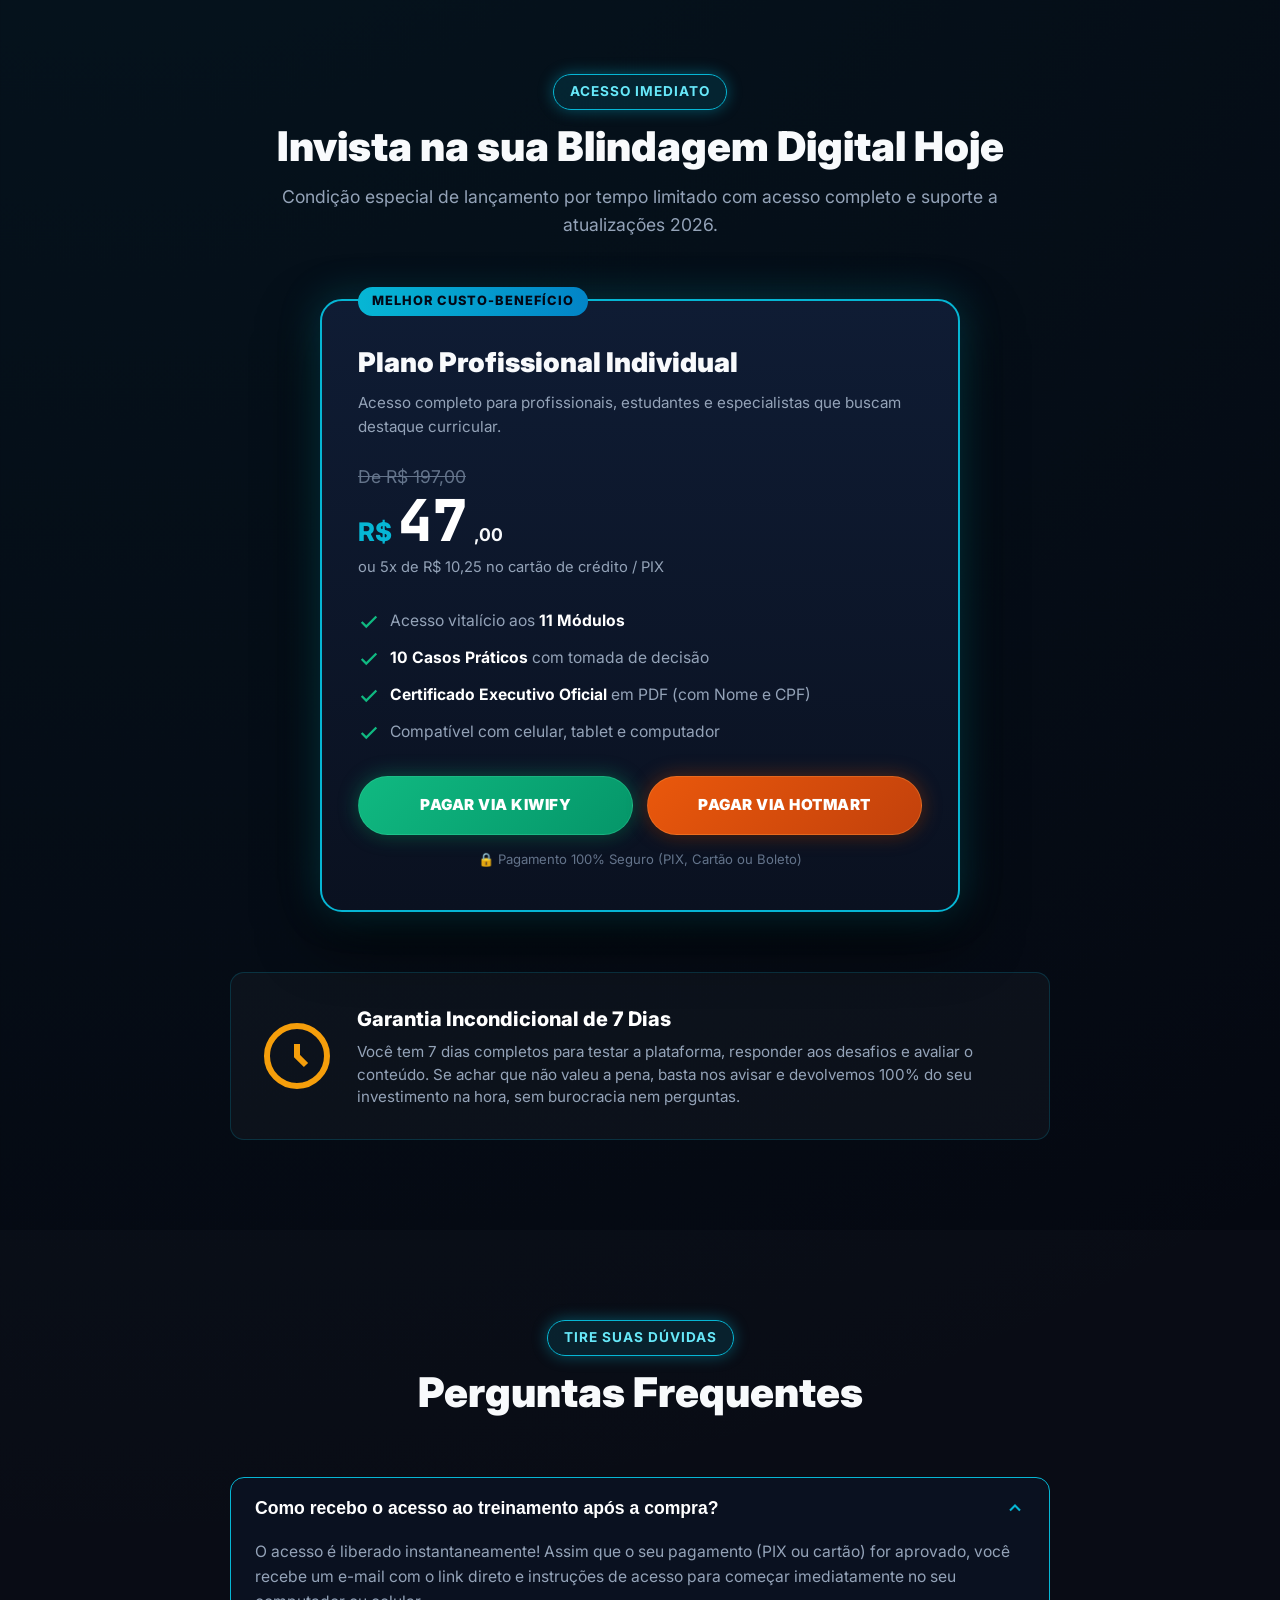
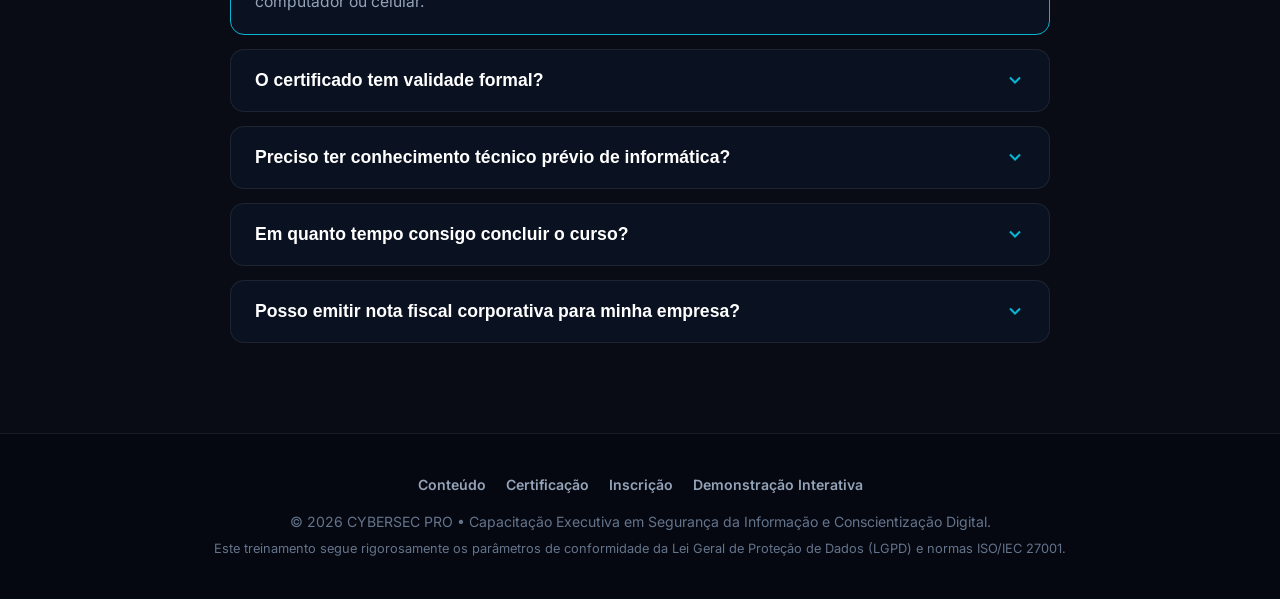
<file: landing.html>
<!DOCTYPE html>
<html lang="pt-BR">
<head>
  <meta charset="UTF-8">
  <meta name="viewport" content="width=device-width, initial-scale=1.0">
  <title>Capacitação Executiva em Segurança da Informação e Conscientização Digital | CyberSec Pro 2026</title>
  <meta name="description" content="Capacitação Executiva em Segurança da Informação e Conscientização Digital. Treinamento 100% interativo com 11 módulos práticos, 10 simulações de casos reais, conformidade LGPD e certificação oficial em PDF.">
  <meta name="keywords" content="segurança da informação, cibersegurança, conscientização digital, engenharia social, phishing, lgpd, inteligência artificial segura, certificado cibersegurança">
  <meta name="author" content="Cyber Executive">
  <meta name="robots" content="index, follow">
  <meta name="theme-color" content="#0a0f1d">

  <!-- Favicon e Ícones -->
  <link rel="icon" type="image/svg+xml" href="imagens/logo-cyber-executive.svg">
  <link rel="alternate icon" href="imagens/logo-cyber-executive.png">
  <link rel="apple-touch-icon" href="imagens/logo-cyber-executive.png">

  <!-- Canonical URL -->
  <link rel="canonical" href="https://cyberexecutive.github.io/cyber/landing.html">

  <!-- Open Graph / Facebook / WhatsApp / LinkedIn -->
  <meta property="og:site_name" content="CyberSec Pro 2026">
  <meta property="og:type" content="website">
  <meta property="og:url" content="https://cyberexecutive.github.io/cyber/landing.html">
  <meta property="og:title" content="Capacitação Executiva em Segurança da Informação e Conscientização Digital">
  <meta property="og:description" content="Treinamento corporativo 100% interativo, prático e sem vídeos monótonos. 11 módulos, 10 casos reais de tomada de decisão e Certificado Executivo Oficial.">
  <meta property="og:image" content="https://cyberexecutive.github.io/cyber/imagens/anuncio-hotmart-1x1.jpg">
  <meta property="og:image:alt" content="CyberSec Pro 2026 - Capacitação Executiva em Segurança da Informação">
  <meta property="og:locale" content="pt_BR">

  <!-- Twitter Card -->
  <meta name="twitter:card" content="summary_large_image">
  <meta name="twitter:title" content="Capacitação Executiva em Segurança da Informação | CyberSec Pro 2026">
  <meta name="twitter:description" content="Aprenda a defender sua carreira e empresa contra Engenharia Social, Phishing, Riscos de IA e Vazamento de Dados com Certificado Oficial.">
  <meta name="twitter:image" content="https://cyberexecutive.github.io/cyber/imagens/anuncio-hotmart-1x1.jpg">

  <!-- Estilos e Fontes -->
  <link rel="stylesheet" href="css/landing.css?v=2.3">
  <link rel="preconnect" href="https://fonts.googleapis.com">
  <link rel="preconnect" href="https://fonts.gstatic.com" crossorigin>
  <link href="https://fonts.googleapis.com/css2?family=Inter:wght@400;500;600;700;800;900&family=JetBrains+Mono:wght@700;800&display=swap" rel="stylesheet">

  <!-- Dados Estruturados Schema.org (JSON-LD) para Google Search -->
  <script type="application/ld+json">
  {
    "@context": "https://schema.org",
    "@graph": [
      {
        "@type": "Course",
        "@id": "https://cyberexecutive.github.io/cyber/landing.html#course",
        "name": "Capacitação Executiva em Segurança da Informação e Conscientização Digital",
        "description": "Treinamento corporativo executivo em cibersegurança focado no fator humano: Tríade CIA, Engenharia Social, Phishing, Gestão de Senhas, Inteligência Artificial Segura, Malwares, LGPD e Resposta a Incidentes.",
        "provider": {
          "@type": "Organization",
          "name": "Cyber Executive",
          "url": "https://cyberexecutive.github.io/cyber/"
        },
        "educationalCredentialAwarded": "Certificado Executivo Oficial em Segurança da Informação e Conscientização Digital (4 Horas)",
        "inLanguage": "pt-BR",
        "hasCourseInstance": {
          "@type": "CourseInstance",
          "courseMode": "online",
          "courseWorkload": "PT4H"
        },
        "offers": [
          {
            "@type": "Offer",
            "name": "Acesso Vitalício Individual",
            "price": "47.00",
            "priceCurrency": "BRL",
            "availability": "https://schema.org/InStock",
            "url": "https://pay.kiwify.com.br/E63o3Rc",
            "category": "Kiwify Checkout"
          },
          {
            "@type": "Offer",
            "name": "Acesso Vitalício Individual",
            "price": "47.00",
            "priceCurrency": "BRL",
            "availability": "https://schema.org/InStock",
            "url": "https://pay.hotmart.com/H108332477H",
            "category": "Hotmart Checkout"
          }
        ]
      },
      {
        "@type": "FAQPage",
        "@id": "https://cyberexecutive.github.io/cyber/landing.html#faq",
        "mainEntity": [
          {
            "@type": "Question",
            "name": "Como recebo o acesso ao treinamento após a compra?",
            "acceptedAnswer": {
              "@type": "Answer",
              "text": "O acesso é liberado instantaneamente! Assim que o seu pagamento (PIX ou cartão) for aprovado, você recebe um e-mail com o link direto e instruções de acesso para começar imediatamente no seu computador ou celular."
            }
          },
          {
            "@type": "Question",
            "name": "O certificado tem validade formal?",
            "acceptedAnswer": {
              "@type": "Answer",
              "text": "Sim! O certificado é emitido com carga horária de 4 horas, data de conclusão, código de autenticidade criptográfico único por participante e assinatura institucional da Direção Executiva (CEO), sendo aceito para comprovação de horas em universidades e em auditorias de conformidade corporativa."
            }
          },
          {
            "@type": "Question",
            "name": "Preciso ter conhecimento técnico prévio de informática?",
            "acceptedAnswer": {
              "@type": "Answer",
              "text": "Não! O curso foi desenvolvido com uma linguagem simples, clara e prática. Ele é indicado tanto para profissionais de TI quanto para colaboradores de setores administrativos, RH, financeiro, vendas, líderes e estudantes."
            }
          },
          {
            "@type": "Question",
            "name": "Em quanto tempo consigo concluir o curso?",
            "acceptedAnswer": {
              "@type": "Answer",
              "text": "O curso é projetado em formato microlearning de alto rendimento. A maioria dos alunos conclui todo o treinamento e os quizzes em cerca de 3 a 4 horas de dedicação focada, no seu próprio ritmo."
            }
          },
          {
            "@type": "Question",
            "name": "Posso emitir nota fiscal corporativa para minha empresa?",
            "acceptedAnswer": {
              "@type": "Answer",
              "text": "Sim, com certeza! Emitimos notas fiscais para pessoas físicas e jurídicas (PJ) para comprovação ou reembolso corporativo."
            }
          }
        ]
      }
    ]
  }
  </script>
</head>
<body>

  <!-- ==========================================
       HEADER & NAVEGAÇÃO
       ========================================== -->
  <header class="lp-header">
    <div class="lp-container lp-nav-content">
      <a href="#" class="lp-brand">
        <img src="imagens/logo-cyber-executive.png" alt="Cyber Executive Logo" class="lp-brand-logo-img" />
        <span>CYBERSEC <span class="lp-text-gradient-cyan">PRO 2026</span></span>
      </a>

      <nav class="lp-nav-links">
        <li><a href="#diferenciais" class="lp-nav-link">Metodologia</a></li>
        <li><a href="#modulos" class="lp-nav-link">Conteúdo (11 Módulos)</a></li>
        <li><a href="#certificado" class="lp-nav-link">Certificado</a></li>
        <li><a href="#faq" class="lp-nav-link">Dúvidas</a></li>
      </nav>

      <div style="display: flex; align-items: center; gap: 12px;">
        <a href="index.html" class="lp-btn lp-btn-secondary" style="padding: 9px 18px; font-size: 0.9rem;" title="Testar o treinamento na prática">
          🎮 Demonstração
        </a>
        <a href="#inscricao" class="lp-btn lp-btn-primary" style="padding: 10px 22px; font-size: 0.92rem;">
          Garantir Vaga
        </a>
      </div>
    </div>
  </header>

  <!-- ==========================================
       HERO SECTION
       ========================================== -->
  <section class="lp-hero">
    <div class="lp-container">
      <div class="lp-hero-grid">
        <div class="lp-hero-text">
          <div class="lp-badge lp-badge-cyan">
            🛡️ CAPACITAÇÃO EXECUTIVA 2026 • LGPD & ISO 27001
          </div>

          <h1 class="lp-hero-headline">
            Proteja sua Carreira e sua Empresa Contra as <span class="lp-text-gradient-cyan">Ameaças Cibernéticas</span> do Mundo Real
          </h1>

          <p class="lp-hero-sub">
            Um treinamento <strong>100% interativo, prático e sem vídeos cansativos</strong>. Domine a defesa contra Engenharia Social, Clonagem de Voz por IA (Deepfakes), Phishing, Vazamento de Dados e Conformidade LGPD com tomada de decisão sob pressão e <strong>Certificado Oficial com Carga Horária</strong>.
          </p>

          <div class="lp-hero-actions">
            <a href="#inscricao" class="lp-btn lp-btn-primary lp-btn-lg">
              <svg width="20" height="20" viewBox="0 0 24 24" fill="none" stroke="currentColor" stroke-width="2.5"><path d="M12 2v20M17 5H9.5a3.5 3.5 0 0 0 0 7h5a3.5 3.5 0 0 1 0 7H6"/></svg>
              Quero Me Capacitar Agora
            </a>

            <a href="index.html" class="lp-btn lp-btn-secondary lp-btn-lg">
              <svg width="20" height="20" viewBox="0 0 24 24" fill="none" stroke="currentColor" stroke-width="2"><circle cx="12" cy="12" r="10"/><polygon points="10 8 16 12 10 16 10 8"/></svg>
              Ver Demonstração Interativa
            </a>
          </div>

          <div class="lp-trust-row">
            <div class="lp-trust-item">
              <svg class="lp-trust-icon" viewBox="0 0 24 24" fill="none" stroke="currentColor" stroke-width="2.5"><polyline points="20 6 9 17 4 12"/></svg>
              <span>4 Horas de Carga Horária</span>
            </div>
            <div class="lp-trust-item">
              <svg class="lp-trust-icon" viewBox="0 0 24 24" fill="none" stroke="currentColor" stroke-width="2.5"><polyline points="20 6 9 17 4 12"/></svg>
              <span>10 Quizzes de Casos Reais</span>
            </div>
            <div class="lp-trust-item">
              <svg class="lp-trust-icon" viewBox="0 0 24 24" fill="none" stroke="currentColor" stroke-width="2.5"><polyline points="20 6 9 17 4 12"/></svg>
              <span>Certificado Executivo Assinado</span>
            </div>
          </div>
        </div>

        <!-- Mockup Visual do Quiz Interativo -->
        <div class="lp-hero-mockup-wrapper">
          <div class="lp-mockup-glow"></div>
          <div class="lp-mockup-card">
            <div class="lp-mockup-top">
              <div class="lp-dots">
                <span class="lp-dot lp-dot-red"></span>
                <span class="lp-dot lp-dot-yellow"></span>
                <span class="lp-dot lp-dot-green"></span>
              </div>
              <span class="lp-mockup-title">Simulação Interativa de Golpe Real</span>
            </div>
            <img src="imagens/quiz-preview.jpg" alt="Simulação de Cenário Real de Engenharia Social" class="lp-mockup-preview-img">
            <div class="lp-mockup-floating-badge">
              <svg width="20" height="20" viewBox="0 0 24 24" fill="none" stroke="#f59e0b" stroke-width="2.5"><polygon points="12 2 15.09 8.26 22 9.27 17 14.14 18.18 21.02 12 17.77 5.82 21.02 7 14.14 2 9.27 8.91 8.26 12 2"/></svg>
              <span>+10 Pontos de Decisão Rápida</span>
            </div>
          </div>
        </div>
      </div>
    </div>
  </section>

  <!-- ==========================================
       ESTATÍSTICAS & O PROBLEMA
       ========================================== -->
  <section class="lp-section" style="background: rgba(255, 255, 255, 0.015); border-top: 1px solid rgba(255,255,255,0.05); border-bottom: 1px solid rgba(255,255,255,0.05);">
    <div class="lp-container">
      <div class="lp-section-header">
        <div class="lp-badge lp-badge-gold">Cenário Crítico Atual</div>
        <h2 class="lp-section-title">O Elo Mais Fraco na Segurança Não é o Sistema, <span class="lp-text-gradient-gold">é o Ser Humano</span></h2>
        <p class="lp-section-desc">Hackers não quebram códigos criptográficos complexos: eles manipulam pessoas com falsas urgências, autoridade fingida e inteligência artificial.</p>
      </div>

      <div class="lp-stats-grid">
        <div class="lp-stat-card">
          <div class="lp-stat-number lp-text-gradient-cyan">91%</div>
          <h3 class="lp-stat-label">Dos Ataques Cibernéticos</h3>
          <p class="lp-stat-desc">Iniciam através de engenharia social, phishing e mensagens fraudulentas direcionadas a colaboradores despreparados.</p>
        </div>

        <div class="lp-stat-card">
          <div class="lp-stat-number lp-text-gradient-gold">R$ 50M</div>
          <h3 class="lp-stat-label">Multa Máxima da LGPD</h3>
          <p class="lp-stat-desc">Por infração em caso de vazamento de dados corporativos ou descumprimento das diretrizes da ANPD no Brasil.</p>
        </div>

        <div class="lp-stat-card">
          <div class="lp-stat-number" style="color: #34d399;">8 Seg</div>
          <h3 class="lp-stat-label">Tempo Médio de Queda</h3>
          <p class="lp-stat-desc">É o tempo que uma pessoa desatenta leva para clicar em um link malicioso ou autorizar um pagamento via PIX fraudulento.</p>
        </div>
      </div>
    </div>
  </section>

  <!-- ==========================================
       DIFERENCIAIS / METODOLOGIA
       ========================================== -->
  <section class="lp-section" id="diferenciais">
    <div class="lp-container">
      <div class="lp-section-header">
        <div class="lp-badge lp-badge-cyan">Metodologia Revolucionária</div>
        <h2 class="lp-section-title">Adeus aos Cursos Monótonos com Vídeos Chatos</h2>
        <p class="lp-section-desc">Desenvolvido com design responsivo imersivo, sem rolagem desnecessária e com aprendizado dinâmico por microlearning.</p>
      </div>

      <div class="lp-features-grid">
        <div class="lp-feature-card">
          <div class="lp-feature-icon">
            <svg width="26" height="26" viewBox="0 0 24 24" fill="none" stroke="currentColor" stroke-width="2"><path d="M22 12h-4l-3 9L9 3l-3 9H2"/></svg>
          </div>
          <h3 class="lp-feature-title">Microlearning Ativo</h3>
          <p class="lp-feature-desc">Conteúdo sintetizado em lições diretas ao ponto. Absorva princípios essenciais em minutos, sem perder tempo com enrolações teóricas.</p>
        </div>

        <div class="lp-feature-card">
          <div class="lp-feature-icon">
            <svg width="26" height="26" viewBox="0 0 24 24" fill="none" stroke="currentColor" stroke-width="2"><circle cx="12" cy="12" r="10"/><path d="M9.09 9a3 3 0 0 1 5.83 1c0 2-3 3-3 3"/><line x1="12" y1="17" x2="12.01" y2="17"/></svg>
          </div>
          <h3 class="lp-feature-title">Simulações de Casos Reais</h3>
          <p class="lp-feature-desc">Cada módulo conta com um desafio prático: analise situações de urgência na sexta-feira, áudios clonados de diretores e tome a decisão certa.</p>
        </div>

        <div class="lp-feature-card">
          <div class="lp-feature-icon">
            <svg width="26" height="26" viewBox="0 0 24 24" fill="none" stroke="currentColor" stroke-width="2"><rect x="3" y="11" width="18" height="11" rx="2" ry="2"/><path d="M7 11V7a5 5 0 0 1 10 0v4"/></svg>
          </div>
          <h3 class="lp-feature-title">Módulo Dedicado de IA</h3>
          <p class="lp-feature-desc">Aprenda os riscos do ChatGPT no ambiente corporativo (Shadow AI), injeção de prompt e vazamento acidental de dados da empresa.</p>
        </div>

        <div class="lp-feature-card">
          <div class="lp-feature-icon">
            <svg width="26" height="26" viewBox="0 0 24 24" fill="none" stroke="currentColor" stroke-width="2"><path d="M14 2H6a2 2 0 0 0-2 2v16a2 2 0 0 0 2 2h12a2 2 0 0 0 2-2V8z"/><polyline points="14 2 14 8 20 8"/><line x1="16" y1="13" x2="8" y2="13"/><line x1="16" y1="17" x2="8" y2="17"/><polyline points="10 9 9 9 8 9"/></svg>
          </div>
          <h3 class="lp-feature-title">Certificado Formal</h3>
          <p class="lp-feature-desc">Ao concluir os 10 desafios com aproveitamento, gere seu certificado oficial executivo com carga horária de 4h e autenticação válida.</p>
        </div>
      </div>
    </div>
  </section>

  <!-- ==========================================
       GRADE CURRICULAR COMPLETA (11 MÓDULOS)
       ========================================== -->
  <section class="lp-section" id="modulos" style="background: rgba(255, 255, 255, 0.015);">
    <div class="lp-container">
      <div class="lp-section-header">
        <div class="lp-badge lp-badge-gold">Currículo Abrangente</div>
        <h2 class="lp-section-title">O Que Você Vai Aprender nos 11 Módulos</h2>
        <p class="lp-section-desc">Uma jornada completa desde os conceitos fundamentais até a postura executiva de defesa ativa no dia a dia.</p>
      </div>

      <div class="lp-modules-container">
        <!-- Módulo 01 -->
        <div class="lp-module-item">
          <div class="lp-module-badge">Módulo 01</div>
          <h3 class="lp-module-title">O Fator Humano & A Tríade CIA</h3>
          <p class="lp-module-desc">Por que a conscientização humana é o pilar mais importante. Entenda Confidencialidade, Integridade e Disponibilidade na prática.</p>
          <div class="lp-module-topics">
            <span class="lp-module-pill">Tríade CIA</span>
            <span class="lp-module-pill">Cultura Ativa</span>
            <span class="lp-module-pill">Quiz 01</span>
          </div>
        </div>

        <!-- Módulo 02 -->
        <div class="lp-module-item">
          <div class="lp-module-badge" style="color: #f59e0b;">Módulo 02 • Especial</div>
          <h3 class="lp-module-title">Engenharia Social & Manipulação</h3>
          <p class="lp-module-desc">Os 5 gatilhos psicológicos: Urgência, Autoridade, Escassez, Curiosidade e Medo. Pretexting, Deepfakes e canais secundários de validação.</p>
          <div class="lp-module-topics">
            <span class="lp-module-pill">Gatilhos Mentais</span>
            <span class="lp-module-pill">Deepfakes</span>
            <span class="lp-module-pill">Quiz 02</span>
          </div>
        </div>

        <!-- Módulo 03 -->
        <div class="lp-module-item">
          <div class="lp-module-badge">Módulo 03</div>
          <h3 class="lp-module-title">Phishing, Smishing & Golpes Modernos</h3>
          <p class="lp-module-desc">Como inspecionar URLs, identificar remetentes forjados no e-mail, golpes no WhatsApp e clonagem de boletos bancários.</p>
          <div class="lp-module-topics">
            <span class="lp-module-pill">Spear Phishing</span>
            <span class="lp-module-pill">Anatomia do Golpe</span>
            <span class="lp-module-pill">Quiz 03</span>
          </div>
        </div>

        <!-- Módulo 04 -->
        <div class="lp-module-item">
          <div class="lp-module-badge">Módulo 04</div>
          <h3 class="lp-module-title">Senhas Fortes, Cofres Digitais & 2FA</h3>
          <p class="lp-module-desc">Elimine de vez as senhas repetidas. Aprenda a usar Passphrases longas, cofres corporativos e a blindagem com autenticação em duas etapas.</p>
          <div class="lp-module-topics">
            <span class="lp-module-pill">Cofre de Senhas</span>
            <span class="lp-module-pill">2FA via App</span>
            <span class="lp-module-pill">Quiz 04</span>
          </div>
        </div>

        <!-- Módulo 05 -->
        <div class="lp-module-item">
          <div class="lp-module-badge">Módulo 05</div>
          <h3 class="lp-module-title">Proteção de Dispositivos & Mesa Limpa</h3>
          <p class="lp-module-desc">Bloqueio automático (Win + L), riscos de pendrives desconhecidos, telas expostas e proteção contra olhares curiosos no escritório.</p>
          <div class="lp-module-topics">
            <span class="lp-module-pill">Mesa Limpa</span>
            <span class="lp-module-pill">Periféricos USB</span>
            <span class="lp-module-pill">Quiz 05</span>
          </div>
        </div>

        <!-- Módulo 06 -->
        <div class="lp-module-item">
          <div class="lp-module-badge">Módulo 06</div>
          <h3 class="lp-module-title">Privacidade & Conformidade LGPD</h3>
          <p class="lp-module-desc">Dados Pessoais vs. Dados Sensíveis. Princípio do privilégio mínimo e boas práticas de descarte seguro de informações corporativas.</p>
          <div class="lp-module-topics">
            <span class="lp-module-pill">LGPD na Prática</span>
            <span class="lp-module-pill">Privilégio Mínimo</span>
            <span class="lp-module-pill">Quiz 06</span>
          </div>
        </div>

        <!-- Módulo 07 -->
        <div class="lp-module-item">
          <div class="lp-module-badge" style="color: #a855f7;">Módulo 07 • Inovação</div>
          <h3 class="lp-module-title">Uso Ético e Seguro de Inteligência Artificial</h3>
          <p class="lp-module-desc">Os perigos de alimentar o ChatGPT com dados confidenciais de clientes, alucinações de modelos e blindagem contra vazamento via IA.</p>
          <div class="lp-module-topics">
            <span class="lp-module-pill">Shadow AI</span>
            <span class="lp-module-pill">Prompt Injection</span>
            <span class="lp-module-pill">Quiz 07</span>
          </div>
        </div>

        <!-- Módulo 08 -->
        <div class="lp-module-item">
          <div class="lp-module-badge">Módulo 08</div>
          <h3 class="lp-module-title">Trabalho Remoto & Wi-Fi Público</h3>
          <p class="lp-module-desc">Como se proteger em aeroportos, cafés e hotéis. Uso mandatório de VPNs corporativas e cuidados ao conectar redes abertas.</p>
          <div class="lp-module-topics">
            <span class="lp-module-pill">VPN Corporativa</span>
            <span class="lp-module-pill">Roteadores</span>
            <span class="lp-module-pill">Quiz 08</span>
          </div>
        </div>

        <!-- Módulo 09 -->
        <div class="lp-module-item">
          <div class="lp-module-badge">Módulo 09</div>
          <h3 class="lp-module-title">Resposta Rápida a Incidentes</h3>
          <p class="lp-module-desc">Suspeitou de algo? Saiba os passos cruciais de contenção: desconectar da rede, avisar a TI imediatamente e nunca tentar 'resolver sozinho'.</p>
          <div class="lp-module-topics">
            <span class="lp-module-pill">Contenção</span>
            <span class="lp-module-pill">Sem Culpa</span>
            <span class="lp-module-pill">Quiz 09</span>
          </div>
        </div>

        <!-- Módulo 10 -->
        <div class="lp-module-item">
          <div class="lp-module-badge">Módulo 10</div>
          <h3 class="lp-module-title">Cultura de Segurança & Defesa Ativa</h3>
          <p class="lp-module-desc">Como transformar a equipe de colaboradores em uma muralha humana ativa. O papel da comunicação aberta e sem punições.</p>
          <div class="lp-module-topics">
            <span class="lp-module-pill">Cultura Segura</span>
            <span class="lp-module-pill">Checklist Final</span>
            <span class="lp-module-pill">Quiz 10</span>
          </div>
        </div>

        <!-- Módulo 11 -->
        <div class="lp-module-item" style="border-color: rgba(245, 158, 11, 0.4); background: rgba(245, 158, 11, 0.04);">
          <div class="lp-module-badge" style="color: #fbbf24;">Módulo 11 • Conclusão</div>
          <h3 class="lp-module-title">Dashboard Executivo & Certificação Oficial</h3>
          <p class="lp-module-desc">Revise seu histórico de pontuação, verifique sua taxa de acerto nos quizzes e emita o certificado oficial com seu nome, CPF e data de conclusão.</p>
          <div class="lp-module-topics">
            <span class="lp-module-pill">Score 100%</span>
            <span class="lp-module-pill">Certificado Oficial</span>
            <span class="lp-module-pill">Salvar em PDF</span>
          </div>
        </div>
      </div>
    </div>
  </section>

  <!-- ==========================================
       DESTAQUE DO CERTIFICADO OFICIAL
       ========================================== -->
  <section class="lp-section lp-cert-section" id="certificado">
    <div class="lp-container">
      <div class="lp-cert-grid">
        <!-- Painel de Proteção e Autenticidade Institucional (Anti-Fraude) -->
        <div class="lp-cert-shield-card">
          <div class="lp-cert-shield-glow"></div>
          <div class="lp-cert-shield-header">
            <div class="lp-cert-badge-security">
              <svg width="16" height="16" viewBox="0 0 24 24" fill="none" stroke="currentColor" stroke-width="2.5"><path d="M12 22s8-4 8-10V5l-8-3-8 3v7c0 6 8 10 8 10z"/></svg>
              <span>EMISSÃO BLINDADA • ANTI-FRAUDE</span>
            </div>
            <div class="lp-cert-status-tag">
              <svg width="13" height="13" viewBox="0 0 24 24" fill="none" stroke="currentColor" stroke-width="2.5"><rect x="3" y="11" width="18" height="11" rx="2" ry="2"/><path d="M7 11V7a5 5 0 0 1 10 0v4"/></svg>
              <span>Acesso Restrito ao Concluinte</span>
            </div>
          </div>

          <div class="lp-cert-shield-body">
            <div class="lp-cert-crest-halo">
              <img src="imagens/logo-cyber-executive.png" alt="Brasão Cyber Executive" class="lp-cert-crest-img" width="80" height="80">
            </div>
            <h3 class="lp-cert-shield-title">Certificado Oficial Protegido</h3>
            <p class="lp-cert-shield-desc">
              Por rigoroso padrão de <strong>segurança institucional contra fraudes e falsificações</strong>, o modelo integral do documento não é exposto publicamente na internet. A visualização e download em PDF de alta resolução são liberados exclusivamente na plataforma para alunos que completarem 100% da carga horária e forem aprovados em todos os Desafios Práticos.
            </p>

            <div class="lp-cert-protocol-box">
              <div class="lp-cert-protocol-item">
                <svg class="lp-check-icon" viewBox="0 0 24 24" fill="none" stroke="currentColor" stroke-width="2.5"><polyline points="20 6 9 17 4 12"/></svg>
                <span><strong>Chave Criptográfica Individual</strong> (Registro SHA-256 único)</span>
              </div>
              <div class="lp-cert-protocol-item">
                <svg class="lp-check-icon" viewBox="0 0 24 24" fill="none" stroke="currentColor" stroke-width="2.5"><polyline points="20 6 9 17 4 12"/></svg>
                <span><strong>Subscrição Institucional:</strong> Diretor Executivo - CEO</span>
              </div>
              <div class="lp-cert-protocol-item">
                <svg class="lp-check-icon" viewBox="0 0 24 24" fill="none" stroke="currentColor" stroke-width="2.5"><polyline points="20 6 9 17 4 12"/></svg>
                <span><strong>Autenticação Nominal:</strong> Nome Completo e CPF do Aluno</span>
              </div>
              <div class="lp-cert-protocol-item">
                <svg class="lp-check-icon" viewBox="0 0 24 24" fill="none" stroke="currentColor" stroke-width="2.5"><polyline points="20 6 9 17 4 12"/></svg>
                <span><strong>Exportação em Alta Resolução</strong> para LinkedIn e Impressão</span>
              </div>
            </div>
          </div>

          <div class="lp-cert-shield-footer">
            <span class="lp-cert-secure-stamp">🔒 Validação Direta na Plataforma • Cyber Executive Academy</span>
          </div>
        </div>

        <div class="lp-cert-info">
          <div class="lp-badge lp-badge-gold">Certificação Oficial Inclusa</div>
          <h2 class="lp-section-title">Comprove Suas Habilidades com Reconhecimento Formal</h2>
          <p class="lp-section-desc">
            Diferente de certificados genéricos, este documento foi desenhado em padrão executivo nobre de alta resolução, pronto para impressão em papel especial ou inclusão no LinkedIn.
          </p>

          <ul class="lp-cert-feature-list">
            <li class="lp-cert-feature-item">
              <svg class="lp-check-icon" viewBox="0 0 24 24" fill="none" stroke="currentColor" stroke-width="2.5"><polyline points="20 6 9 17 4 12"/></svg>
              <span><strong>Carga Horária Formal:</strong> 4 Horas de capacitação executiva especializada.</span>
            </li>
            <li class="lp-cert-feature-item">
              <svg class="lp-check-icon" viewBox="0 0 24 24" fill="none" stroke="currentColor" stroke-width="2.5"><polyline points="20 6 9 17 4 12"/></svg>
              <span><strong>Assinatura Institucional:</strong> Subscrito formalmente pelo <strong>Diretor Executivo - CEO</strong> da Cyber Executive Academy.</span>
            </li>
            <li class="lp-cert-feature-item">
              <svg class="lp-check-icon" viewBox="0 0 24 24" fill="none" stroke="currentColor" stroke-width="2.5"><polyline points="20 6 9 17 4 12"/></svg>
              <span><strong>Código de Autenticidade:</strong> Registro de emissão individual (ex.: SEC-2026-8942-BR).</span>
            </li>
            <li class="lp-cert-feature-item">
              <svg class="lp-check-icon" viewBox="0 0 24 24" fill="none" stroke="currentColor" stroke-width="2.5"><polyline points="20 6 9 17 4 12"/></svg>
              <span><strong>Válido Nacionalmente:</strong> Para horas complementares universitárias e evidência em auditorias corporativas.</span>
            </li>
          </ul>

          <a href="#inscricao" class="lp-btn lp-btn-gold lp-btn-lg">
            Garantir Minha Certificação Agora
          </a>
        </div>
      </div>
    </div>
  </section>

  <!-- ==========================================
       TABELA DE PREÇO & OFERTA ESPECIAL
       ========================================== -->
  <section class="lp-section" id="inscricao">
    <div class="lp-container">
      <div class="lp-section-header">
        <div class="lp-badge lp-badge-cyan">Acesso Imediato</div>
        <h2 class="lp-section-title">Invista na sua Blindagem Digital Hoje</h2>
        <p class="lp-section-desc">Condição especial de lançamento por tempo limitado com acesso completo e suporte a atualizações 2026.</p>
      </div>

      <div class="lp-pricing-wrapper">
        <!-- Plano Individual -->
        <div class="lp-pricing-card lp-pricing-card-featured">
          <div class="lp-pricing-tag">Melhor Custo-Benefício</div>
          <h3 class="lp-pricing-title">Plano Profissional Individual</h3>
          <p class="lp-pricing-desc">Acesso completo para profissionais, estudantes e especialistas que buscam destaque curricular.</p>

          <div class="lp-price-box">
            <div class="lp-price-old">De R$ 197,00</div>
            <div class="lp-price-current">
              <span class="lp-price-currency">R$</span>
              <span class="lp-price-amount">47</span>
              <span class="lp-text-muted" style="font-size: 1.1rem; font-weight: 700;">,00</span>
            </div>
            <div class="lp-price-installments">ou 5x de R$ 10,25 no cartão de crédito / PIX</div>
          </div>

          <ul class="lp-pricing-list">
            <li class="lp-pricing-item">
              <svg class="lp-check-icon" viewBox="0 0 24 24" fill="none" stroke="currentColor" stroke-width="2.5"><polyline points="20 6 9 17 4 12"/></svg>
              <span>Acesso vitalício aos <strong>11 Módulos</strong></span>
            </li>
            <li class="lp-pricing-item">
              <svg class="lp-check-icon" viewBox="0 0 24 24" fill="none" stroke="currentColor" stroke-width="2.5"><polyline points="20 6 9 17 4 12"/></svg>
              <span><strong>10 Casos Práticos</strong> com tomada de decisão</span>
            </li>
            <li class="lp-pricing-item">
              <svg class="lp-check-icon" viewBox="0 0 24 24" fill="none" stroke="currentColor" stroke-width="2.5"><polyline points="20 6 9 17 4 12"/></svg>
              <span><strong>Certificado Executivo Oficial</strong> em PDF (com Nome e CPF)</span>
            </li>
            <li class="lp-pricing-item">
              <svg class="lp-check-icon" viewBox="0 0 24 24" fill="none" stroke="currentColor" stroke-width="2.5"><polyline points="20 6 9 17 4 12"/></svg>
              <span>Compatível com celular, tablet e computador</span>
            </li>
          </ul>

          <!-- OPÇÕES OFICIAIS DE CHECKOUT LADO A LADO (CLEAN & DIRETO) -->
          <div class="lp-checkout-grid">
            <a href="https://pay.kiwify.com.br/E63o3Rc" class="lp-btn lp-btn-kiwify lp-btn-clean" target="_blank" rel="noopener" id="btn-checkout-kiwify" style="border-radius: 9999px !important;">
              PAGAR VIA KIWIFY
            </a>
            <a href="https://pay.hotmart.com/H108332477H" class="lp-btn lp-btn-hotmart lp-btn-clean" target="_blank" rel="noopener" id="btn-checkout-hotmart" style="border-radius: 9999px !important;">
              PAGAR VIA HOTMART
            </a>
          </div>
          <p style="text-align: center; font-size: 0.82rem; color: var(--lp-text-muted); margin-top: 14px;">
            🔒 Pagamento 100% Seguro (PIX, Cartão ou Boleto)
          </p>
        </div>

      </div>

      <!-- Garantia -->
      <div class="lp-guarantee-box">
        <svg class="lp-guarantee-badge" viewBox="0 0 24 24" fill="none" stroke="currentColor" stroke-width="2">
          <circle cx="12" cy="12" r="10"/>
          <path d="M12 8v4l3 3"/>
        </svg>
        <div class="lp-guarantee-text">
          <h4>Garantia Incondicional de 7 Dias</h4>
          <p>
            Você tem 7 dias completos para testar a plataforma, responder aos desafios e avaliar o conteúdo. Se achar que não valeu a pena, basta nos avisar e devolvemos 100% do seu investimento na hora, sem burocracia nem perguntas.
          </p>
        </div>
      </div>
    </div>
  </section>

  <!-- ==========================================
       PERGUNTAS FREQUENTES (FAQ)
       ========================================== -->
  <section class="lp-section" id="faq" style="background: rgba(255, 255, 255, 0.015);">
    <div class="lp-container">
      <div class="lp-section-header">
        <div class="lp-badge lp-badge-cyan">Tire Suas Dúvidas</div>
        <h2 class="lp-section-title">Perguntas Frequentes</h2>
      </div>

      <div class="lp-faq-container">
        <div class="lp-faq-item">
          <button class="lp-faq-question">
            <span>Como recebo o acesso ao treinamento após a compra?</span>
            <svg class="lp-faq-icon" viewBox="0 0 24 24" fill="none" stroke="currentColor" stroke-width="2.5"><polyline points="6 9 12 15 18 9"/></svg>
          </button>
          <div class="lp-faq-answer">
            <p>O acesso é liberado instantaneamente! Assim que o seu pagamento (PIX ou cartão) for aprovado, você recebe um e-mail com o link direto e instruções de acesso para começar imediatamente no seu computador ou celular.</p>
          </div>
        </div>

        <div class="lp-faq-item">
          <button class="lp-faq-question">
            <span>O certificado tem validade formal?</span>
            <svg class="lp-faq-icon" viewBox="0 0 24 24" fill="none" stroke="currentColor" stroke-width="2.5"><polyline points="6 9 12 15 18 9"/></svg>
          </button>
          <div class="lp-faq-answer">
            <p>Sim! O certificado é emitido com carga horária de 4 horas, data de conclusão, código de autenticidade criptográfico único por participante e assinatura institucional da Direção Executiva (CEO), sendo aceito para comprovação de horas em universidades e em auditorias de conformidade corporativa.</p>
          </div>
        </div>

        <div class="lp-faq-item">
          <button class="lp-faq-question">
            <span>Preciso ter conhecimento técnico prévio de informática?</span>
            <svg class="lp-faq-icon" viewBox="0 0 24 24" fill="none" stroke="currentColor" stroke-width="2.5"><polyline points="6 9 12 15 18 9"/></svg>
          </button>
          <div class="lp-faq-answer">
            <p>Não! O curso foi desenvolvido com uma linguagem simples, clara e prática. Ele é indicado tanto para profissionais de TI quanto para colaboradores de setores administrativos, RH, financeiro, vendas, líderes e estudantes.</p>
          </div>
        </div>

        <div class="lp-faq-item">
          <button class="lp-faq-question">
            <span>Em quanto tempo consigo concluir o curso?</span>
            <svg class="lp-faq-icon" viewBox="0 0 24 24" fill="none" stroke="currentColor" stroke-width="2.5"><polyline points="6 9 12 15 18 9"/></svg>
          </button>
          <div class="lp-faq-answer">
            <p>O curso é projetado em formato microlearning de alto rendimento. A maioria dos alunos conclui todo o treinamento e os quizzes em cerca de 3 a 4 horas de dedicação focada, no seu próprio ritmo.</p>
          </div>
        </div>

        <div class="lp-faq-item">
          <button class="lp-faq-question">
            <span>Posso emitir nota fiscal corporativa para minha empresa?</span>
            <svg class="lp-faq-icon" viewBox="0 0 24 24" fill="none" stroke="currentColor" stroke-width="2.5"><polyline points="6 9 12 15 18 9"/></svg>
          </button>
          <div class="lp-faq-answer">
            <p>Sim, com certeza! Emitimos notas fiscais para pessoas físicas e jurídicas (PJ) para comprovação ou reembolso corporativo.</p>
          </div>
        </div>
      </div>
    </div>
  </section>

  <!-- ==========================================
       RODAPÉ
       ========================================== -->
  <footer class="lp-footer">
    <div class="lp-container">
      <div class="lp-footer-links">
        <a href="#modulos">Conteúdo</a>
        <a href="#certificado">Certificação</a>
        <a href="#inscricao">Inscrição</a>
        <a href="index.html">Demonstração Interativa</a>
      </div>
      <p>© 2026 CYBERSEC PRO • Capacitação Executiva em Segurança da Informação e Conscientização Digital.</p>
      <p style="margin-top: 6px; font-size: 0.8rem;">Este treinamento segue rigorosamente os parâmetros de conformidade da Lei Geral de Proteção de Dados (LGPD) e normas ISO/IEC 27001.</p>
    </div>
  </footer>

  <script src="js/landing.js"></script>
</body>
</html>
</file>
<file: css/styles.css>
﻿/* ==========================================================================
   Segurança da Informação e Boas Práticas no Trabalho - Apresentação de Slides
   Estilo Visual Corporativo Tech / Modern Glassmorphism
   ========================================================================== */

:root {
  --font-family: -apple-system, BlinkMacSystemFont, "Segoe UI", Roboto, "Helvetica Neue", Arial, sans-serif;
  
  /* Cores Principais */
  --bg-dark: #090d16;
  --bg-gradient: radial-gradient(circle at 80% 20%, #151e36 0%, #090d16 65%, #05070c 100%);
  --surface-card: rgba(18, 26, 44, 0.72);
  --surface-card-hover: rgba(26, 38, 64, 0.85);
  --surface-border: rgba(255, 255, 255, 0.08);
  --surface-border-active: rgba(6, 182, 212, 0.45);
  
  /* Cores de Destaque */
  --cyan-accent: #06b6d4;
  --cyan-glow: rgba(6, 182, 212, 0.35);
  --blue-primary: #3b82f6;
  --blue-glow: rgba(59, 130, 246, 0.35);
  --emerald-success: #10b981;
  --emerald-glow: rgba(16, 185, 129, 0.3);
  --amber-warning: #f59e0b;
  --amber-glow: rgba(245, 158, 11, 0.3);
  --rose-danger: #ef4444;
  --rose-glow: rgba(239, 68, 68, 0.35);
  --violet-accent: #8b5cf6;
  
  /* Tipografia */
  --text-main: #f8fafc;
  --text-muted: #94a3b8;
  --text-dim: #64748b;
  
  /* Efeitos */
  --glass-shadow: 0 16px 40px -12px rgba(0, 0, 0, 0.65), 0 0 1px 1px rgba(255, 255, 255, 0.05);
  --card-shadow: 0 10px 30px -8px rgba(0, 0, 0, 0.5);
  --border-radius-lg: 20px;
  --border-radius-md: 14px;
  --border-radius-sm: 8px;
  --transition-smooth: all 0.35s cubic-bezier(0.16, 1, 0.3, 1);
  --transition-bounce: all 0.5s cubic-bezier(0.34, 1.56, 0.64, 1);
}

/* Modo Alto Contraste / Claro Opcional */
body.light-mode {
  --bg-dark: #f1f5f9;
  --bg-gradient: radial-gradient(circle at 80% 20%, #e2e8f0 0%, #f1f5f9 65%, #cbd5e1 100%);
  --surface-card: rgba(255, 255, 255, 0.9);
  --surface-card-hover: rgba(255, 255, 255, 1);
  --surface-border: rgba(0, 0, 0, 0.08);
  --surface-border-active: rgba(6, 182, 212, 0.6);
  --text-main: #0f172a;
  --text-muted: #475569;
  --text-dim: #64748b;
  --glass-shadow: 0 16px 40px -12px rgba(0, 0, 0, 0.1), 0 0 1px 1px rgba(0, 0, 0, 0.05);
  --card-shadow: 0 8px 24px -6px rgba(0, 0, 0, 0.08);
}

*, *::before, *::after {
  box-sizing: border-box;
  margin: 0;
  padding: 0;
}

html, body {
  width: 100%;
  height: 100%;
  overflow: hidden;
  font-family: var(--font-family);
  background: var(--bg-dark);
  background-image: var(--bg-gradient);
  color: var(--text-main);
  user-select: none;
  -webkit-font-smoothing: antialiased;
}

/* -------------------------------------------------------------
   Barra de Progresso Superior
   ------------------------------------------------------------- */
#top-progress-bar {
  position: fixed;
  top: 0;
  left: 0;
  height: 4px;
  width: 0%;
  background: linear-gradient(90deg, var(--blue-primary), var(--cyan-accent), var(--emerald-success));
  box-shadow: 0 0 12px var(--cyan-glow);
  z-index: 1000;
  transition: width 0.4s ease-out;
}

/* -------------------------------------------------------------
   Barra Superior de Cabeçalho
   ------------------------------------------------------------- */
.top-header {
  position: fixed;
  top: 10px;
  left: 24px;
  right: 24px;
  height: 48px;
  display: flex;
  align-items: center;
  justify-content: space-between;
  z-index: 100;
  pointer-events: none;
}

.brand-badge {
  display: flex;
  align-items: center;
  gap: 10px;
  background: rgba(15, 23, 42, 0.65);
  backdrop-filter: blur(12px);
  padding: 6px 14px;
  border-radius: 999px;
  border: 1px solid var(--surface-border);
  font-size: 0.82rem;
  font-weight: 600;
  letter-spacing: 0.5px;
  color: var(--cyan-accent);
  box-shadow: 0 4px 15px rgba(0,0,0,0.25);
  pointer-events: auto;
}

.brand-badge svg {
  width: 16px;
  height: 16px;
}

.header-actions {
  display: flex;
  align-items: center;
  gap: 8px;
  pointer-events: auto;
}

.header-btn {
  background: rgba(15, 23, 42, 0.65);
  backdrop-filter: blur(12px);
  border: 1px solid var(--surface-border);
  color: var(--text-muted);
  width: 36px;
  height: 36px;
  border-radius: 10px;
  display: inline-flex;
  align-items: center;
  justify-content: center;
  cursor: pointer;
  transition: var(--transition-smooth);
}

.header-btn:hover {
  color: var(--text-main);
  background: rgba(30, 41, 59, 0.85);
  border-color: var(--cyan-accent);
  transform: translateY(-1px);
}

.header-btn svg {
  width: 18px;
  height: 18px;
}

/* -------------------------------------------------------------
   Container da Apresentação
   ------------------------------------------------------------- */
#presentation-viewport {
  position: relative;
  width: 100vw;
  height: 100vh;
  display: flex;
  align-items: center;
  justify-content: center;
  padding: clamp(36px, 5vh, 56px) clamp(14px, 2vw, 32px) clamp(48px, 6.5vh, 68px) clamp(14px, 2vw, 32px);
  overflow: hidden;
}

/* -------------------------------------------------------------
   Slides (Proporção 16:9 Otimizada para Aproveitamento Total)
   ------------------------------------------------------------- */
.slide {
  position: absolute;
  width: min(1560px, calc(100vw - clamp(24px, 3.5vw, 64px)));
  height: min(880px, calc(100vh - clamp(76px, 10.5vh, 104px)));
  background: #0b1120;
  background-image: radial-gradient(circle at 85% 20%, #141f38 0%, #0b1120 65%, #060b14 100%);
  border: 1px solid var(--surface-border);
  border-radius: var(--border-radius-lg);
  box-shadow: var(--glass-shadow);
  display: flex;
  flex-direction: column;
  padding: clamp(18px, 2.8vh, 36px) clamp(22px, 2.8vw, 44px);
  opacity: 0;
  visibility: hidden;
  transform: scale(0.98) translateY(10px);
  transition: opacity 0.25s ease, transform 0.25s cubic-bezier(0.16, 1, 0.3, 1), visibility 0.25s;
  pointer-events: none;
  overflow: hidden;
  z-index: 1;
}

body.light-mode .slide {
  background: #ffffff;
  background-image: radial-gradient(circle at 85% 20%, #e2e8f0 0%, #ffffff 65%, #f1f5f9 100%);
}

.slide.active {
  opacity: 1 !important;
  visibility: visible !important;
  transform: scale(1) translateY(0) !important;
  pointer-events: auto !important;
  z-index: 10 !important;
}

.slide:not(.active) {
  opacity: 0 !important;
  visibility: hidden !important;
  pointer-events: none !important;
  z-index: 1 !important;
}

.slide.prev {
  transform: scale(0.96) translateX(-40px);
}

.slide.next {
  transform: scale(0.96) translateX(40px);
}

/* Estrutura Interna do Slide */
.slide-body {
  width: 100%;
  height: 100%;
  max-height: 100%;
  display: grid;
  grid-template-columns: 1.12fr 0.88fr;
  gap: clamp(20px, 2.8vw, 42px);
  align-items: center;
  overflow: hidden;
}

.slide-body.full-width {
  grid-template-columns: 1fr;
  height: 100%;
  max-height: 100%;
}

/* Bloco de Cabeçalho do Slide (Clicável / Ampliável) */
.slide-header-block {
  cursor: pointer;
  position: relative;
  border-radius: var(--border-radius-md);
  padding: clamp(4px, 0.6vh, 8px) clamp(8px, 1vw, 14px);
  margin: 0 0 clamp(10px, 1.8vh, 22px) 0;
  border: 1px solid transparent;
  transition: var(--transition-smooth);
  flex-shrink: 0;
}

.slide-header-block:hover {
  background: rgba(255, 255, 255, 0.04);
  border-color: rgba(6, 182, 212, 0.35);
  transform: translateY(-2px);
  box-shadow: 0 10px 25px -6px rgba(0, 0, 0, 0.5), 0 0 15px rgba(6, 182, 212, 0.15);
}

.slide-header-block::after {
  content: "⤢";
  position: absolute;
  top: 8px;
  right: 12px;
  font-size: 0.85rem;
  font-weight: 700;
  color: var(--cyan-accent);
  opacity: 0;
  transform: scale(0.7);
  transition: all 0.25s ease;
  pointer-events: none;
}

.slide-header-block:hover::after {
  opacity: 0.9;
  transform: scale(1);
}

/* Cabeçalho do Conteúdo do Slide */
.slide-category {
  display: inline-flex;
  align-items: center;
  gap: 8px;
  font-size: clamp(0.74rem, 0.88vw, 0.88rem);
  font-weight: 700;
  text-transform: uppercase;
  letter-spacing: 1.2px;
  color: var(--cyan-accent);
  margin-bottom: clamp(4px, 0.7vh, 8px);
}

.slide-category span {
  display: inline-block;
  width: 6px;
  height: 6px;
  border-radius: 50%;
  background: var(--cyan-accent);
  box-shadow: 0 0 8px var(--cyan-accent);
}

.slide-title {
  font-size: clamp(1.6rem, 2.5vw, 2.5rem);
  font-weight: 800;
  line-height: 1.18;
  letter-spacing: -0.4px;
  color: var(--text-main);
  margin-bottom: clamp(6px, 1vh, 12px);
}

.slide-title .gradient-text {
  background: linear-gradient(135deg, #38bdf8 0%, #06b6d4 50%, #10b981 100%);
  -webkit-background-clip: text;
  -webkit-text-fill-color: transparent;
}

.slide-subtitle {
  font-size: clamp(0.9rem, 1.12vw, 1.12rem);
  font-weight: 400;
  line-height: 1.48;
  color: var(--text-muted);
  margin-bottom: 0;
}

/* Coluna de Conteúdo */
.content-col {
  display: flex;
  flex-direction: column;
  justify-content: center;
  height: 100%;
  max-height: 100%;
  overflow: hidden;
  padding-right: 0;
}

/* Sem barras de rolagem internas nos slides */
.content-col::-webkit-scrollbar {
  display: none;
  width: 0;
  height: 0;
}

/* Grids e Cartões de Conteúdo */
.cards-grid {
  display: grid;
  grid-template-columns: repeat(auto-fit, minmax(230px, 1fr));
  gap: clamp(10px, 1.2vw, 18px);
  margin-top: clamp(10px, 1.6vh, 20px);
}

.cards-grid-3 {
  display: grid;
  grid-template-columns: repeat(3, 1fr);
  gap: clamp(10px, 1.2vw, 18px);
  margin-top: clamp(12px, 1.8vh, 22px);
}

.cards-grid-2 {
  display: grid;
  grid-template-columns: repeat(2, 1fr);
  gap: clamp(10px, 1.1vw, 16px);
  margin-top: clamp(10px, 1.6vh, 18px);
}

.info-card {
  background: rgba(255, 255, 255, 0.03);
  border: 1px solid var(--surface-border);
  border-radius: var(--border-radius-md);
  padding: clamp(12px, 1.8vh, 22px) clamp(14px, 1.4vw, 22px);
  transition: var(--transition-smooth);
  position: relative;
  overflow: hidden;
  cursor: pointer;
}

.info-card::before {
  content: "";
  position: absolute;
  top: 0;
  left: 0;
  width: 3px;
  height: 100%;
  background: var(--cyan-accent);
  opacity: 0;
  transition: var(--transition-smooth);
}

.info-card:hover {
  background: var(--surface-card-hover);
  border-color: var(--surface-border-active);
  transform: translateY(-2px) scale(1.012);
  box-shadow: 0 10px 25px -5px rgba(0, 0, 0, 0.65), 0 0 15px rgba(6, 182, 212, 0.25);
}

.info-card:hover::before {
  opacity: 1;
}

/* Indicador sutil de ampliação */
.info-card::after, .check-item::after, .comp-card::after {
  content: "⤢";
  position: absolute;
  top: 8px;
  right: 10px;
  font-size: 0.8rem;
  font-weight: 700;
  color: var(--cyan-accent);
  opacity: 0;
  transform: scale(0.7);
  transition: all 0.25s ease;
  pointer-events: none;
}

.info-card:hover::after, .check-item:hover::after, .comp-card:hover::after {
  opacity: 0.9;
  transform: scale(1);
}

.card-header-line {
  display: flex;
  align-items: center;
  gap: clamp(8px, 0.9vw, 12px);
  margin-bottom: clamp(6px, 0.9vh, 10px);
}

.card-icon {
  width: clamp(34px, 2.8vw, 46px);
  height: clamp(34px, 2.8vw, 46px);
  border-radius: 10px;
  background: rgba(6, 182, 212, 0.12);
  color: var(--cyan-accent);
  display: flex;
  align-items: center;
  justify-content: center;
  flex-shrink: 0;
}

.card-icon.blue {
  background: rgba(59, 130, 246, 0.12);
  color: var(--blue-primary);
}

.card-icon.emerald {
  background: rgba(16, 185, 129, 0.12);
  color: var(--emerald-success);
}

.card-icon.amber {
  background: rgba(245, 158, 11, 0.12);
  color: var(--amber-warning);
}

.card-icon.rose {
  background: rgba(239, 68, 68, 0.12);
  color: var(--rose-danger);
}

.card-icon.violet {
  background: rgba(139, 92, 246, 0.12);
  color: var(--violet-accent);
}

.card-icon svg {
  width: clamp(18px, 1.4vw, 24px);
  height: clamp(18px, 1.4vw, 24px);
}

.card-title {
  font-size: clamp(0.95rem, 1.12vw, 1.15rem);
  font-weight: 700;
  color: var(--text-main);
  line-height: 1.28;
}

.card-desc {
  font-size: clamp(0.8rem, 0.94vw, 0.94rem);
  line-height: 1.44;
  color: var(--text-muted);
}

/* Callout / Destaque de Alerta */
.alert-callout {
  margin-top: clamp(12px, 2vh, 22px);
  background: rgba(245, 158, 11, 0.08);
  border: 1px solid rgba(245, 158, 11, 0.25);
  border-radius: var(--border-radius-md);
  padding: clamp(10px, 1.4vh, 16px) clamp(14px, 1.3vw, 20px);
  display: flex;
  align-items: center;
  gap: clamp(10px, 1.2vw, 16px);
  font-size: clamp(0.82rem, 0.96vw, 0.96rem);
  line-height: 1.44;
  color: #fbbf24;
  cursor: pointer;
  position: relative;
  transition: var(--transition-smooth);
  flex-shrink: 0;
}

.alert-callout:hover {
  transform: translateY(-2px) scale(1.01);
  box-shadow: 0 10px 24px -4px rgba(0, 0, 0, 0.5), 0 0 12px rgba(245, 158, 11, 0.25);
}

.alert-callout::after {
  content: "⤢";
  position: absolute;
  top: 8px;
  right: 12px;
  font-size: 0.8rem;
  font-weight: 700;
  color: inherit;
  opacity: 0;
  transform: scale(0.7);
  transition: all 0.25s ease;
  pointer-events: none;
}

.alert-callout:hover::after {
  opacity: 0.85;
  transform: scale(1);
}

.alert-callout.tip {
  background: rgba(6, 182, 212, 0.08);
  border-color: rgba(6, 182, 212, 0.25);
  color: #38bdf8;
}

.alert-callout.danger {
  background: rgba(239, 68, 68, 0.08);
  border-color: rgba(239, 68, 68, 0.25);
  color: #f87171;
}

.alert-callout.success {
  background: rgba(16, 185, 129, 0.08);
  border-color: rgba(16, 185, 129, 0.25);
  color: #34d399;
}

/* Lista de Itens com Checkmarks */
.checklist-group {
  display: flex;
  flex-direction: column;
  gap: clamp(8px, 1.3vh, 14px);
  margin-top: clamp(10px, 1.6vh, 20px);
}

.check-item {
  display: flex;
  align-items: flex-start;
  gap: clamp(10px, 1.2vw, 16px);
  background: rgba(255, 255, 255, 0.02);
  padding: clamp(10px, 1.4vh, 16px) clamp(14px, 1.3vw, 20px);
  border-radius: var(--border-radius-sm);
  border-left: 3px solid var(--cyan-accent);
  cursor: pointer;
  position: relative;
  transition: var(--transition-smooth);
}

.check-item:hover {
  background: var(--surface-card-hover);
  border-color: var(--surface-border-active);
  transform: translateY(-2px) scale(1.01);
  box-shadow: 0 10px 24px -6px rgba(0, 0, 0, 0.6), 0 0 12px rgba(6, 182, 212, 0.2);
}

.check-item.danger-border {
  border-left-color: var(--rose-danger);
}

.check-badge {
  flex-shrink: 0;
  margin-top: 2px;
  color: var(--emerald-success);
}

.check-badge svg {
  width: clamp(18px, 1.4vw, 22px);
  height: clamp(18px, 1.4vw, 22px);
}

.check-badge.danger {
  color: var(--rose-danger);
}

.check-item strong {
  color: var(--text-main);
  font-size: clamp(0.92rem, 1.1vw, 1.12rem);
  display: block;
  margin-bottom: 3px;
}

.check-item p {
  color: var(--text-muted);
  font-size: clamp(0.8rem, 0.94vw, 0.94rem);
  line-height: 1.42;
  margin: 0;
}

/* Comparação lado a lado (Certo vs Errado) */
.comparison-box {
  display: grid;
  grid-template-columns: 1fr 1fr;
  gap: clamp(12px, 1.5vw, 20px);
  margin-top: clamp(12px, 1.8vh, 22px);
}

.comp-card {
  padding: clamp(11px, 1.6vh, 18px) clamp(14px, 1.3vw, 20px);
  border-radius: var(--border-radius-sm);
  border: 1px solid var(--surface-border);
  font-size: clamp(0.82rem, 0.94vw, 0.94rem);
  cursor: pointer;
  position: relative;
  transition: var(--transition-smooth);
}

.comp-card:hover {
  transform: translateY(-2px) scale(1.015);
  box-shadow: 0 10px 24px -6px rgba(0, 0, 0, 0.6), 0 0 12px rgba(6, 182, 212, 0.2);
}

.comp-card.bad {
  background: rgba(239, 68, 68, 0.06);
  border-color: rgba(239, 68, 68, 0.25);
}

.comp-card.good {
  background: rgba(16, 185, 129, 0.06);
  border-color: rgba(16, 185, 129, 0.25);
}

.comp-badge {
  display: inline-flex;
  align-items: center;
  gap: 5px;
  font-weight: 700;
  font-size: clamp(0.78rem, 0.88vw, 0.88rem);
  margin-bottom: 6px;
}

.comp-card.bad .comp-badge {
  color: var(--rose-danger);
}

.comp-card.good .comp-badge {
  color: var(--emerald-success);
}

/* Linha de botões de ação (Slide 12) */
.slide-actions-row {
  display: flex;
  gap: clamp(10px, 1.2vw, 16px);
  margin-top: clamp(14px, 2vh, 24px);
  flex-wrap: wrap;
}

.action-pill {
  cursor: pointer;
  padding: clamp(9px, 1.3vh, 14px) clamp(18px, 1.6vw, 26px);
  font-size: clamp(0.84rem, 0.96vw, 0.96rem);
  font-weight: 600;
  transition: var(--transition-smooth);
}

.action-pill.secondary {
  background: rgba(59, 130, 246, 0.2);
  border-color: rgba(59, 130, 246, 0.4);
  color: #93c5fd;
}

/* -------------------------------------------------------------
   Coluna Visual / Ilustração SVG / Imagem
   ------------------------------------------------------------- */
.visual-col {
  display: flex;
  align-items: center;
  justify-content: center;
  height: 100%;
  max-height: 100%;
  position: relative;
  overflow: hidden;
}

.visual-container {
  width: 100%;
  height: 100%;
  max-height: min(720px, 100%);
  position: relative;
  display: flex;
  align-items: center;
  justify-content: center;
  border-radius: var(--border-radius-lg);
  background: radial-gradient(circle at 50% 50%, rgba(15, 23, 42, 0.7) 0%, rgba(10, 16, 30, 0.9) 100%);
  border: 1px solid rgba(255, 255, 255, 0.08);
  overflow: hidden;
  box-shadow: inset 0 0 40px rgba(0, 0, 0, 0.6), 0 10px 30px rgba(0, 0, 0, 0.35);
  cursor: pointer;
  transition: var(--transition-smooth);
}

.visual-container:hover {
  border-color: rgba(6, 182, 212, 0.5);
  transform: translateY(-3px) scale(1.01);
  box-shadow: inset 0 0 35px rgba(0, 0, 0, 0.5), 0 14px 34px rgba(0, 0, 0, 0.65), 0 0 25px rgba(6, 182, 212, 0.3);
}

.visual-container::after {
  content: "⤢ Clique para ampliar";
  position: absolute;
  top: 14px;
  left: 16px;
  font-size: 0.78rem;
  font-weight: 700;
  letter-spacing: 0.5px;
  background: rgba(15, 23, 42, 0.85);
  backdrop-filter: blur(8px);
  border: 1px solid var(--surface-border-active);
  color: var(--cyan-accent);
  padding: 5px 12px;
  border-radius: 999px;
  opacity: 0;
  transform: translateY(-5px);
  transition: all 0.25s ease;
  pointer-events: none;
  z-index: 5;
}

.visual-container:hover::after {
  opacity: 1;
  transform: translateY(0);
}

/* Imagem Dinâmica */
.slide-custom-image {
  position: absolute;
  top: 0;
  left: 0;
  width: 100%;
  height: 100%;
  object-fit: cover;
  border-radius: var(--border-radius-lg);
  opacity: 0;
  transition: opacity 0.5s ease;
  z-index: 2;
  pointer-events: none;
}

.slide-custom-image.loaded.show {
  opacity: 1;
  pointer-events: auto;
}

/* Container de Ilustração SVG */
.svg-illustration {
  width: 100%;
  height: 100%;
  max-height: 100%;
  display: flex;
  align-items: center;
  justify-content: center;
  padding: clamp(14px, 2.4vw, 32px);
  z-index: 1;
  transition: opacity 0.4s ease;
  overflow: hidden;
}

.svg-illustration svg {
  width: 100%;
  height: 100%;
  max-width: min(560px, 92%);
  max-height: min(560px, 92%);
  object-fit: contain;
  filter: drop-shadow(0 15px 32px rgba(0, 0, 0, 0.55));
}

/* Botão alternador Imagem / SVG (aparece apenas quando a imagem existe) */
.media-toggle-pill {
  position: absolute;
  bottom: 12px;
  right: 12px;
  background: rgba(15, 23, 42, 0.85);
  backdrop-filter: blur(8px);
  border: 1px solid var(--surface-border-active);
  color: var(--cyan-accent);
  padding: 5px 12px;
  border-radius: 999px;
  font-size: 0.72rem;
  font-weight: 600;
  cursor: pointer;
  z-index: 10;
  display: none;
  align-items: center;
  gap: 6px;
  box-shadow: 0 4px 12px rgba(0,0,0,0.4);
  transition: var(--transition-smooth);
}

.media-toggle-pill:hover {
  background: var(--cyan-accent);
  color: #04101c;
}

/* -------------------------------------------------------------
   Animações Internas dos SVGs
   ------------------------------------------------------------- */
@keyframes pulseGlow {
  0%, 100% {
    opacity: 0.4;
    transform: scale(1);
  }
  50% {
    opacity: 0.85;
    transform: scale(1.04);
  }
}

@keyframes rotateSlow {
  from {
    transform: rotate(0deg);
  }
  to {
    transform: rotate(360deg);
  }
}

@keyframes floatElement {
  0%, 100% {
    transform: translateY(0px);
  }
  50% {
    transform: translateY(-8px);
  }
}

@keyframes dashFlow {
  to {
    stroke-dashoffset: -40;
  }
}

.anim-pulse {
  animation: pulseGlow 3s ease-in-out infinite;
  transform-origin: center;
}

.anim-rotate {
  animation: rotateSlow 20s linear infinite;
  transform-origin: center;
}

.anim-float {
  animation: floatElement 4s ease-in-out infinite;
}

.anim-flow {
  stroke-dasharray: 6 4;
  animation: dashFlow 2s linear infinite;
}

/* -------------------------------------------------------------
   Barra de Controles Flutuante Inferior (Dock)
   ------------------------------------------------------------- */
.bottom-dock {
  position: fixed;
  bottom: 18px;
  left: 50%;
  transform: translateX(-50%);
  height: 52px;
  background: rgba(15, 23, 42, 0.78);
  backdrop-filter: blur(16px);
  border: 1px solid var(--surface-border);
  border-radius: 999px;
  padding: 0 16px;
  display: flex;
  align-items: center;
  gap: 16px;
  box-shadow: 0 20px 40px -10px rgba(0, 0, 0, 0.6), 0 0 1px 1px rgba(255, 255, 255, 0.05);
  z-index: 100;
}

.dock-controls {
  display: flex;
  align-items: center;
  gap: 8px;
}

.dock-btn {
  background: transparent;
  border: none;
  color: var(--text-muted);
  width: 38px;
  height: 38px;
  border-radius: 50%;
  display: inline-flex;
  align-items: center;
  justify-content: center;
  cursor: pointer;
  transition: var(--transition-smooth);
}

.dock-btn:hover {
  color: var(--text-main);
  background: rgba(255, 255, 255, 0.1);
  transform: scale(1.08);
}

.dock-btn:active {
  transform: scale(0.95);
}

.dock-btn svg {
  width: 20px;
  height: 20px;
}

.dock-counter {
  font-size: 0.9rem;
  font-weight: 700;
  letter-spacing: 1px;
  color: var(--text-main);
  padding: 4px 12px;
  background: rgba(255, 255, 255, 0.06);
  border-radius: 999px;
  min-width: 72px;
  text-align: center;
}

.dock-counter .current-num {
  color: var(--cyan-accent);
}

.dock-divider {
  width: 1px;
  height: 24px;
  background: var(--surface-border);
}

/* Indicadores de bolinhas (Dots) */
.dock-dots {
  display: flex;
  align-items: center;
  gap: 5px;
  max-width: min(520px, 45vw);
  overflow-x: auto;
  scrollbar-width: none;
  padding: 2px 4px;
}

.dock-dots::-webkit-scrollbar {
  display: none;
}

.dock-dot {
  width: 6px;
  height: 6px;
  flex-shrink: 0;
  border-radius: 50%;
  background: rgba(255, 255, 255, 0.2);
  cursor: pointer;
  transition: var(--transition-smooth);
}

.dock-dot:hover {
  background: rgba(255, 255, 255, 0.5);
  transform: scale(1.3);
}

.dock-dot.active {
  background: var(--cyan-accent);
  width: 16px;
  border-radius: 4px;
  box-shadow: 0 0 8px var(--cyan-glow);
}

/* -------------------------------------------------------------
   Modal de Visão Geral / Grade de Miniaturas (Overview)
   ------------------------------------------------------------- */
.modal-overlay {
  position: fixed;
  inset: 0;
  background: rgba(4, 7, 14, 0.88);
  backdrop-filter: blur(16px);
  z-index: 500;
  display: flex;
  align-items: center;
  justify-content: center;
  padding: 40px;
  opacity: 0;
  visibility: hidden;
  transition: var(--transition-smooth);
}

.modal-overlay.open {
  opacity: 1;
  visibility: visible;
}

.overview-content {
  width: 100%;
  max-width: 1200px;
  max-height: 90vh;
  display: flex;
  flex-direction: column;
}

.overview-header {
  display: flex;
  align-items: center;
  justify-content: space-between;
  margin-bottom: 24px;
}

.overview-header h3 {
  font-size: 1.5rem;
  font-weight: 700;
  color: var(--text-main);
}

.close-modal-btn {
  background: rgba(255, 255, 255, 0.08);
  border: 1px solid var(--surface-border);
  color: var(--text-muted);
  width: 38px;
  height: 38px;
  border-radius: 50%;
  display: flex;
  align-items: center;
  justify-content: center;
  cursor: pointer;
  transition: var(--transition-smooth);
}

.close-modal-btn:hover {
  color: #fff;
  background: var(--rose-danger);
}

.overview-grid {
  display: grid;
  grid-template-columns: repeat(4, 1fr);
  gap: 16px;
  overflow-y: auto;
  padding: 8px;
}

.overview-card {
  background: var(--surface-card);
  border: 1px solid var(--surface-border);
  border-radius: var(--border-radius-md);
  padding: 16px;
  cursor: pointer;
  transition: var(--transition-smooth);
  display: flex;
  flex-direction: column;
  gap: 8px;
  position: relative;
}

.overview-card:hover {
  transform: translateY(-4px);
  border-color: var(--cyan-accent);
  background: var(--surface-card-hover);
  box-shadow: 0 10px 25px rgba(0,0,0,0.5);
}

.overview-card.active {
  border-color: var(--cyan-accent);
  box-shadow: 0 0 15px var(--cyan-glow);
}

.overview-card .card-num {
  font-size: 0.75rem;
  font-weight: 800;
  color: var(--cyan-accent);
}

.overview-card .card-name {
  font-size: 0.92rem;
  font-weight: 700;
  line-height: 1.3;
  color: var(--text-main);
}

/* -------------------------------------------------------------
   Modal de Ajuda e Atalhos
   ------------------------------------------------------------- */
.shortcuts-grid {
  display: grid;
  grid-template-columns: 1fr 1fr;
  gap: 12px;
  margin-top: 16px;
}

.shortcut-row {
  display: flex;
  align-items: center;
  justify-content: space-between;
  padding: 10px 14px;
  background: rgba(255, 255, 255, 0.03);
  border-radius: 8px;
  border: 1px solid var(--surface-border);
}

.shortcut-key {
  display: inline-block;
  padding: 3px 8px;
  background: rgba(255, 255, 255, 0.1);
  border: 1px solid rgba(255, 255, 255, 0.2);
  border-radius: 6px;
  font-size: 0.8rem;
  font-weight: 700;
  color: var(--cyan-accent);
}

/* -------------------------------------------------------------
   Modal de Card Ampliado (Zoom Modal - 70% da tela)
   ------------------------------------------------------------- */
.card-modal-overlay {
  position: fixed;
  inset: 0;
  background: rgba(3, 6, 12, 0.84);
  backdrop-filter: blur(24px) saturate(140%);
  -webkit-backdrop-filter: blur(24px) saturate(140%);
  z-index: 600;
  display: flex;
  align-items: center;
  justify-content: center;
  padding: 30px;
  opacity: 0;
  visibility: hidden;
  transition: opacity 0.35s ease, visibility 0.35s;
}

.card-modal-overlay.open {
  opacity: 1;
  visibility: visible;
}

.card-modal-container {
  width: min(880px, 74vw);
  max-height: min(650px, 86vh);
  min-height: auto;
  background: linear-gradient(145deg, rgba(18, 27, 46, 0.98), rgba(9, 14, 25, 0.99));
  border: 2px solid rgba(6, 182, 212, 0.55);
  border-radius: 20px;
  box-shadow: 0 0 50px rgba(6, 182, 212, 0.35), 0 30px 80px rgba(0, 0, 0, 0.85), inset 0 0 30px rgba(6, 182, 212, 0.08);
  position: relative;
  display: flex;
  flex-direction: column;
  padding: clamp(20px, 3vh, 34px) clamp(24px, 3vw, 40px);
  overflow: hidden;
  transform: scale(0.88) translateY(18px);
  transition: transform 0.35s cubic-bezier(0.16, 1, 0.3, 1), box-shadow 0.35s ease, border-color 0.35s ease;
}

.card-modal-overlay.open .card-modal-container {
  transform: scale(1) translateY(0);
}

/* Variações de cor e brilho na borda para diferentes contextos */
.card-modal-container.theme-rose {
  border-color: rgba(239, 68, 68, 0.65);
  box-shadow: 0 0 60px rgba(239, 68, 68, 0.35), 0 30px 80px rgba(0, 0, 0, 0.85), inset 0 0 30px rgba(239, 68, 68, 0.08);
}

.card-modal-container.theme-amber {
  border-color: rgba(245, 158, 11, 0.65);
  box-shadow: 0 0 60px rgba(245, 158, 11, 0.35), 0 30px 80px rgba(0, 0, 0, 0.85), inset 0 0 30px rgba(245, 158, 11, 0.08);
}

.card-modal-container.theme-emerald {
  border-color: rgba(16, 185, 129, 0.65);
  box-shadow: 0 0 60px rgba(16, 185, 129, 0.35), 0 30px 80px rgba(0, 0, 0, 0.85), inset 0 0 30px rgba(16, 185, 129, 0.08);
}

.card-modal-container.theme-blue {
  border-color: rgba(59, 130, 246, 0.65);
  box-shadow: 0 0 60px rgba(59, 130, 246, 0.35), 0 30px 80px rgba(0, 0, 0, 0.85), inset 0 0 30px rgba(59, 130, 246, 0.08);
}

.card-modal-container.theme-violet {
  border-color: rgba(139, 92, 246, 0.65);
  box-shadow: 0 0 60px rgba(139, 92, 246, 0.35), 0 30px 80px rgba(0, 0, 0, 0.85), inset 0 0 30px rgba(139, 92, 246, 0.08);
}

/* Botão Fechar Grande */
.card-modal-close {
  position: absolute;
  top: 18px;
  right: 20px;
  width: 44px;
  height: 44px;
  border-radius: 50%;
  background: rgba(255, 255, 255, 0.08);
  border: 1px solid rgba(255, 255, 255, 0.18);
  color: #f8fafc;
  display: flex;
  align-items: center;
  justify-content: center;
  cursor: pointer;
  transition: all 0.25s cubic-bezier(0.16, 1, 0.3, 1);
  z-index: 10;
}

.card-modal-close svg {
  width: 22px;
  height: 22px;
}

.card-modal-close:hover {
  background: var(--rose-danger);
  border-color: var(--rose-danger);
  color: #ffffff;
  transform: scale(1.12) rotate(90deg);
  box-shadow: 0 0 20px rgba(239, 68, 68, 0.5);
}

.card-modal-close:active {
  transform: scale(0.95);
}

/* Conteúdo Interno Ampliado - Sempre cabe inteiro sem rolagem */
.card-modal-content {
  width: 100%;
  height: 100%;
  max-height: 100%;
  overflow: hidden;
  display: flex;
  flex-direction: column;
  justify-content: center;
  padding-right: 0;
}

.card-modal-content::-webkit-scrollbar {
  display: none;
  width: 0;
  height: 0;
}

/* Estrutura do Card Ampliado */
.zoomed-header {
  display: flex;
  align-items: center;
  gap: clamp(14px, 1.8vw, 22px);
  margin-bottom: clamp(10px, 1.6vh, 16px);
  flex-shrink: 0;
}

.zoomed-icon {
  width: clamp(52px, 5.5vw, 68px);
  height: clamp(52px, 5.5vw, 68px);
  border-radius: 16px;
  background: rgba(6, 182, 212, 0.15);
  color: var(--cyan-accent);
  display: flex;
  align-items: center;
  justify-content: center;
  flex-shrink: 0;
  border: 1px solid rgba(6, 182, 212, 0.4);
  box-shadow: 0 0 25px rgba(6, 182, 212, 0.25);
}

.zoomed-icon.blue {
  background: rgba(59, 130, 246, 0.15);
  color: var(--blue-primary);
  border-color: rgba(59, 130, 246, 0.4);
  box-shadow: 0 0 25px rgba(59, 130, 246, 0.25);
}

.zoomed-icon.emerald {
  background: rgba(16, 185, 129, 0.15);
  color: var(--emerald-success);
  border-color: rgba(16, 185, 129, 0.4);
  box-shadow: 0 0 25px rgba(16, 185, 129, 0.25);
}

.zoomed-icon.amber {
  background: rgba(245, 158, 11, 0.15);
  color: var(--amber-warning);
  border-color: rgba(245, 158, 11, 0.4);
  box-shadow: 0 0 25px rgba(245, 158, 11, 0.25);
}

.zoomed-icon.rose {
  background: rgba(239, 68, 68, 0.15);
  color: var(--rose-danger);
  border-color: rgba(239, 68, 68, 0.4);
  box-shadow: 0 0 25px rgba(239, 68, 68, 0.25);
}

.zoomed-icon.violet {
  background: rgba(139, 92, 246, 0.15);
  color: var(--violet-accent);
  border-color: rgba(139, 92, 246, 0.4);
  box-shadow: 0 0 25px rgba(139, 92, 246, 0.25);
}

.zoomed-icon svg {
  width: clamp(26px, 2.8vw, 36px);
  height: clamp(26px, 2.8vw, 36px);
}

.zoomed-meta {
  display: flex;
  flex-direction: column;
  gap: 4px;
}

.zoomed-tag {
  font-size: clamp(0.72rem, 0.85vw, 0.82rem);
  font-weight: 700;
  text-transform: uppercase;
  letter-spacing: 1.2px;
  color: var(--cyan-accent);
}

.zoomed-title {
  font-size: clamp(1.35rem, 2.2vw, 2.05rem);
  font-weight: 800;
  line-height: 1.22;
  color: #ffffff;
  letter-spacing: -0.4px;
}

.zoomed-body {
  font-size: clamp(1.02rem, 1.35vw, 1.35rem);
  line-height: 1.55;
  color: #e2e8f0;
  font-weight: 400;
  margin-top: clamp(6px, 1vh, 12px);
  margin-bottom: 0;
}

.zoomed-code-box {
  background: rgba(0, 0, 0, 0.4);
  border: 1px solid rgba(255, 255, 255, 0.15);
  padding: 8px 16px;
  border-radius: 10px;
  font-family: ui-monospace, SFMono-Regular, Menlo, Monaco, Consolas, monospace;
  font-size: clamp(1.05rem, 1.4vw, 1.35rem);
  font-weight: 700;
  margin: 8px 0 10px 0;
  display: inline-block;
  letter-spacing: 1px;
}

.zoomed-code-box.bad {
  color: #f87171;
  border-color: rgba(239, 68, 68, 0.4);
  background: rgba(239, 68, 68, 0.1);
}

.zoomed-code-box.good {
  color: #34d399;
  border-color: rgba(16, 185, 129, 0.4);
  background: rgba(16, 185, 129, 0.1);
}

/* Modo de Mídia / Diagrama / Imagem Ampliada - Ocupa a área sem faixas pretas e sem distorcer */
.card-modal-container.modal-media-mode {
  width: auto;
  max-width: min(1040px, 86vw);
  height: auto;
  max-height: 90vh;
  min-height: auto;
  padding: clamp(14px, 2.2vh, 24px) clamp(18px, 2.6vw, 32px);
  align-items: center;
  justify-content: center;
}

.card-modal-container.modal-media-mode .card-modal-content {
  align-items: center;
  justify-content: center;
  height: auto;
  max-height: 100%;
}

.card-modal-container.modal-media-mode .zoomed-header {
  width: 100%;
  justify-content: flex-start;
  margin-bottom: clamp(6px, 1vh, 12px);
}

.zoomed-media-stage {
  width: auto;
  height: auto;
  max-width: 100%;
  max-height: calc(88vh - 80px);
  display: flex;
  align-items: center;
  justify-content: center;
  margin: 0;
  background: transparent;
  border: none;
  box-shadow: none;
  padding: 0;
  overflow: hidden;
}

.zoomed-media-image {
  max-width: min(960px, 82vw);
  max-height: calc(86vh - 85px);
  width: auto;
  height: auto;
  object-fit: contain;
  border-radius: 12px;
  box-shadow: 0 10px 32px rgba(0, 0, 0, 0.7);
  display: block;
}

.zoomed-media-svg {
  width: auto;
  height: auto;
  max-width: 100%;
  max-height: calc(86vh - 85px);
  display: flex;
  align-items: center;
  justify-content: center;
}

.zoomed-media-svg svg {
  max-width: min(850px, 78vw);
  max-height: calc(84vh - 90px);
  width: auto;
  height: auto;
  object-fit: contain;
  filter: drop-shadow(0 10px 30px rgba(0, 0, 0, 0.7));
}

.zoomed-subtitle-large {
  font-size: clamp(1.05rem, 1.4vw, 1.4rem);
  line-height: 1.55;
  color: #cbd5e1;
  font-weight: 400;
  margin-top: clamp(8px, 1.2vh, 14px);
  margin-bottom: 0;
}

/* ==========================================================================
   TEMA LIQUID GLASS FOSCO DO IPHONE (LIGHT MODE)
   Estética Apple iOS Frosted Glassmorphism de Altíssima Legibilidade e Elegância
   ========================================================================== */

body.light-mode {
  --bg-dark: #f8fafc;
  --bg-gradient: radial-gradient(circle at 12% 15%, rgba(224, 242, 254, 0.7) 0%, transparent 45%),
                 radial-gradient(circle at 88% 18%, rgba(241, 245, 249, 0.8) 0%, transparent 45%),
                 radial-gradient(circle at 50% 80%, rgba(226, 232, 240, 0.6) 0%, transparent 50%),
                 radial-gradient(circle at 80% 85%, rgba(254, 243, 199, 0.35) 0%, transparent 45%),
                 linear-gradient(135deg, #f1f5f9 0%, #e2e8f0 100%);
  --surface-card: rgba(255, 255, 255, 0.76);
  --surface-card-hover: rgba(255, 255, 255, 0.92);
  --surface-border: rgba(255, 255, 255, 0.85);
  --surface-border-active: rgba(2, 132, 199, 0.5);
  --text-main: #0f172a;
  --text-muted: #334155;
  --text-dim: #475569;
  --glass-shadow: 0 16px 36px -8px rgba(15, 23, 42, 0.08), 0 0 1px 1px rgba(255, 255, 255, 0.9);
  --card-shadow: 0 10px 30px -8px rgba(15, 23, 42, 0.06), 0 1px 3px rgba(15, 23, 42, 0.04);
  background: 
    radial-gradient(circle at 12% 15%, rgba(224, 242, 254, 0.75) 0%, transparent 45%),
    radial-gradient(circle at 88% 18%, rgba(240, 253, 250, 0.75) 0%, transparent 45%),
    radial-gradient(circle at 50% 80%, rgba(226, 232, 240, 0.65) 0%, transparent 50%),
    radial-gradient(circle at 80% 85%, rgba(254, 243, 199, 0.4) 0%, transparent 45%),
    linear-gradient(135deg, #f8fafc 0%, #e2e8f0 100%) !important;
  background-attachment: fixed !important;
  color: #0f172a !important;
}

body.light-mode #bg-mesh {
  opacity: 0.28 !important;
  filter: contrast(115%) brightness(108%) !important;
}

/* 1. Container do Slide no estilo Vidro Líquido Fosco Apple */
body.light-mode .slide {
  background: rgba(255, 255, 255, 0.76) !important;
  backdrop-filter: blur(32px) saturate(190%) !important;
  -webkit-backdrop-filter: blur(32px) saturate(190%) !important;
  border: 1px solid rgba(255, 255, 255, 0.88) !important;
  box-shadow: 
    0 20px 48px -10px rgba(15, 23, 42, 0.08),
    0 1px 3px rgba(15, 23, 42, 0.04),
    inset 0 1px 2px rgba(255, 255, 255, 0.95) !important;
  color: #0f172a !important;
}

/* 2. Tipografia e Cabeçalho do Slide */
body.light-mode .slide-category {
  color: #0284c7 !important;
  background: rgba(14, 165, 233, 0.12) !important;
  border: 1px solid rgba(2, 132, 199, 0.5) !important;
}
body.light-mode .slide-title {
  color: #0f172a !important;
  text-shadow: none !important;
}
body.light-mode .slide-subtitle {
  color: #334155 !important;
}
body.light-mode .slide-body {
  color: #1e293b !important;
}
body.light-mode .slide p,
body.light-mode .slide span,
body.light-mode .slide li {
  color: #1e293b;
}

/* 3. Cards Informativos, Caixas de Casos e Destaques */
body.light-mode .info-card,
body.light-mode .case-box,
body.light-mode .card-box,
body.light-mode .summary-card,
body.light-mode .practice-box,
body.light-mode .overview-col,
body.light-mode .overview-card {
  background: rgba(255, 255, 255, 0.68) !important;
  backdrop-filter: blur(24px) saturate(180%) !important;
  -webkit-backdrop-filter: blur(24px) saturate(180%) !important;
  border: 1px solid rgba(255, 255, 255, 0.85) !important;
  box-shadow: 0 8px 24px -4px rgba(15, 23, 42, 0.05), inset 0 1px 1px rgba(255, 255, 255, 0.9) !important;
  color: #0f172a !important;
}
body.light-mode .info-card:hover,
body.light-mode .case-box:hover,
body.light-mode .overview-card:hover {
  background: rgba(255, 255, 255, 0.92) !important;
  border-color: rgba(2, 132, 199, 0.5) !important;
  box-shadow: 0 14px 32px -4px rgba(15, 23, 42, 0.09), inset 0 1px 1px #fff !important;
}
body.light-mode .card-title,
body.light-mode .case-title {
  color: #0f172a !important;
}
body.light-mode .card-desc,
body.light-mode .case-desc,
body.light-mode .info-card p,
body.light-mode .case-box p {
  color: #334155 !important;
}
body.light-mode .card-icon {
  background: rgba(241, 245, 249, 0.85) !important;
  border: 1px solid rgba(226, 232, 240, 0.85) !important;
}
body.light-mode .card-icon.cyan { color: #0284c7 !important; }
body.light-mode .card-icon.blue { color: #2563eb !important; }
body.light-mode .card-icon.emerald { color: #059669 !important; }
body.light-mode .card-icon.amber { color: #d97706 !important; }
body.light-mode .card-icon.rose { color: #dc2626 !important; }

/* 4. Alertas e Callouts */
body.light-mode .alert-callout {
  background: rgba(254, 242, 242, 0.85) !important;
  border: 1px solid rgba(239, 68, 68, 0.3) !important;
  color: #991b1b !important;
}
body.light-mode .alert-callout.success {
  background: rgba(236, 253, 245, 0.85) !important;
  border: 1px solid rgba(16, 185, 129, 0.3) !important;
  color: #065f46 !important;
}
body.light-mode .alert-callout.warning {
  background: rgba(254, 252, 232, 0.85) !important;
  border: 1px solid rgba(234, 179, 8, 0.3) !important;
  color: #854d0e !important;
}

/* 5. Área de Quizzes Interativos e Alternativas */
body.light-mode .quiz-scenario {
  background: rgba(241, 245, 249, 0.78) !important;
  border: 1px solid rgba(203, 213, 225, 0.8) !important;
  color: #1e293b !important;
  box-shadow: inset 0 1px 2px rgba(255, 255, 255, 0.8) !important;
}
body.light-mode .quiz-scenario-text {
  color: #1e293b !important;
}
body.light-mode .quiz-question {
  color: #0f172a !important;
  font-weight: 700 !important;
}
body.light-mode .quiz-opt-btn {
  background: rgba(255, 255, 255, 0.82) !important;
  backdrop-filter: blur(16px) !important;
  -webkit-backdrop-filter: blur(16px) !important;
  border: 1.5px solid rgba(203, 213, 225, 0.85) !important;
  color: #0f172a !important;
  box-shadow: 0 4px 12px rgba(15, 23, 42, 0.04), inset 0 1px 1px rgba(255, 255, 255, 0.9) !important;
}
body.light-mode .quiz-opt-btn:hover {
  background: rgba(255, 255, 255, 0.98) !important;
  border-color: #0284c7 !important;
  box-shadow: 0 6px 18px rgba(15, 23, 42, 0.08), inset 0 1px 1px #fff !important;
}
body.light-mode .quiz-opt-letter {
  background: rgba(241, 245, 249, 0.95) !important;
  color: #0f172a !important;
  border: 1px solid rgba(203, 213, 225, 0.85) !important;
  font-weight: 700 !important;
}
body.light-mode .quiz-opt-desc {
  color: #0f172a !important;
  font-weight: 500 !important;
}
body.light-mode .quiz-opt-btn.selected {
  background: rgba(14, 165, 233, 0.12) !important;
  border-color: #0284c7 !important;
  color: #0284c7 !important;
}
body.light-mode .quiz-opt-btn.selected .quiz-opt-letter {
  background: #0284c7 !important;
  color: #ffffff !important;
  border-color: #0284c7 !important;
}
body.light-mode .quiz-opt-btn.correct {
  background: rgba(209, 250, 229, 0.9) !important;
  border-color: #059669 !important;
  color: #065f46 !important;
}
body.light-mode .quiz-opt-btn.correct .quiz-opt-letter {
  background: #059669 !important;
  color: #ffffff !important;
  border-color: #059669 !important;
}
body.light-mode .quiz-opt-btn.wrong {
  background: rgba(254, 226, 226, 0.9) !important;
  border-color: #dc2626 !important;
  color: #991b1b !important;
}
body.light-mode .quiz-opt-btn.wrong .quiz-opt-letter {
  background: #dc2626 !important;
  color: #ffffff !important;
  border-color: #dc2626 !important;
}
body.light-mode .quiz-feedback-box {
  background: rgba(255, 255, 255, 0.92) !important;
  backdrop-filter: blur(24px) saturate(180%) !important;
  border: 1.5px solid rgba(203, 213, 225, 0.9) !important;
  color: #0f172a !important;
  box-shadow: 0 10px 30px rgba(15, 23, 42, 0.08) !important;
}
body.light-mode .quiz-feedback-box.correct {
  background: rgba(236, 253, 245, 0.95) !important;
  border-color: rgba(16, 185, 129, 0.5) !important;
}
body.light-mode .quiz-feedback-box.wrong {
  background: rgba(254, 242, 242, 0.95) !important;
  border-color: rgba(239, 68, 68, 0.5) !important;
}
body.light-mode .quiz-feedback-text,
body.light-mode .quiz-feedback-text * {
  color: #0f172a !important;
}
body.light-mode .quiz-confirm-bar .btn-confirm-quiz {
  background: linear-gradient(135deg, #0284c7 0%, #0369a1 100%) !important;
  color: #ffffff !important;
  box-shadow: 0 4px 16px rgba(2, 132, 199, 0.35) !important;
  border-radius: 999px !important;
}

/* 6. MODAL DE ZOOM LIQUID GLASS FOSCO (Organizado, Harmônico, Respiro Nobre e Zero Transbordamento) */
body.light-mode .card-modal-backdrop {
  background: rgba(15, 23, 42, 0.38) !important;
  backdrop-filter: blur(20px) !important;
  -webkit-backdrop-filter: blur(20px) !important;
}

body.light-mode .card-modal-container {
  width: min(860px, 86vw) !important;
  max-height: min(620px, 88vh) !important;
  background: rgba(255, 255, 255, 0.94) !important;
  backdrop-filter: blur(36px) saturate(200%) !important;
  -webkit-backdrop-filter: blur(36px) saturate(200%) !important;
  border: 1px solid rgba(255, 255, 255, 0.95) !important;
  border-radius: 24px !important;
  padding: clamp(22px, 3vh, 32px) clamp(24px, 3vw, 38px) !important;
  box-shadow: 
    0 25px 70px -10px rgba(15, 23, 42, 0.18),
    0 2px 8px rgba(15, 23, 42, 0.05),
    inset 0 1px 2px #ffffff !important;
  color: #0f172a !important;
  box-sizing: border-box !important;
  display: flex !important;
  flex-direction: column !important;
  justify-content: center !important;
  overflow: hidden !important;
}

body.light-mode .card-modal-close {
  position: absolute !important;
  top: 18px !important;
  right: 20px !important;
  width: 40px !important;
  height: 40px !important;
  border-radius: 50% !important;
  background: rgba(241, 245, 249, 0.85) !important;
  border: 1px solid rgba(203, 213, 225, 0.85) !important;
  color: #0f172a !important;
  box-shadow: 0 2px 6px rgba(15, 23, 42, 0.05) !important;
  z-index: 20 !important;
  display: flex !important;
  align-items: center !important;
  justify-content: center !important;
  cursor: pointer !important;
  transition: all 0.2s ease !important;
}

body.light-mode .card-modal-close:hover {
  background: rgba(255, 255, 255, 1) !important;
  color: #000000 !important;
  box-shadow: 0 4px 12px rgba(15, 23, 42, 0.12) !important;
  transform: scale(1.05) !important;
}

body.light-mode .card-modal-content {
  width: 100% !important;
  height: auto !important;
  max-height: 100% !important;
  display: flex !important;
  flex-direction: column !important;
  justify-content: center !important;
  box-sizing: border-box !important;
  padding: 0 !important;
  margin: 0 !important;
}

body.light-mode .zoomed-header {
  display: flex !important;
  align-items: center !important;
  gap: 16px !important;
  margin-bottom: 2px !important;
  flex-shrink: 0 !important;
  width: 100% !important;
  box-sizing: border-box !important;
}

body.light-mode .zoomed-title {
  color: #0f172a !important;
  font-weight: 800 !important;
  margin: 2px 0 0 0 !important;
  line-height: 1.25 !important;
}

body.light-mode .zoomed-tag {
  background: rgba(241, 245, 249, 0.9) !important;
  border: 1px solid rgba(203, 213, 225, 0.85) !important;
  color: #0f172a !important;
  font-weight: 700 !important;
  padding: 3px 10px !important;
  border-radius: 999px !important;
  display: inline-block !important;
}

body.light-mode .zoomed-meta div {
  color: #334155 !important;
}

/* Quadro do Texto Ampliado: Harmonioso, Espaçoso e com Respiro Perfeito */
body.light-mode .zoomed-body {
  width: 100% !important;
  max-width: 100% !important;
  box-sizing: border-box !important;
  padding: clamp(18px, 2.4vh, 26px) clamp(22px, 2.6vw, 32px) !important;
  margin: clamp(14px, 2vh, 20px) 0 !important;
  background: rgba(255, 255, 255, 0.72) !important;
  backdrop-filter: blur(20px) !important;
  -webkit-backdrop-filter: blur(20px) !important;
  border: 1.5px solid rgba(203, 213, 225, 0.85) !important;
  border-radius: 18px !important;
  box-shadow: inset 0 1px 2px #ffffff, 0 4px 16px rgba(15, 23, 42, 0.04) !important;
  overflow: hidden !important;
}

body.light-mode .card-modal-container.theme-emerald .zoomed-body {
  border-color: rgba(16, 185, 129, 0.5) !important;
}
body.light-mode .card-modal-container.theme-rose .zoomed-body {
  border-color: rgba(239, 68, 68, 0.5) !important;
}
body.light-mode .card-modal-container.theme-amber .zoomed-body {
  border-color: rgba(245, 158, 11, 0.5) !important;
}
body.light-mode .card-modal-container.theme-cyan .zoomed-body,
body.light-mode .card-modal-container.theme-blue .zoomed-body {
  border-color: rgba(2, 132, 199, 0.5) !important;
}

body.light-mode .zoomed-body p,
body.light-mode .zoomed-body div,
body.light-mode .zoomed-body span,
body.light-mode .zoomed-body strong,
body.light-mode .zoomed-body * {
  margin: 0 !important;
  padding: 0 !important;
  font-size: clamp(1.12rem, 1.55vw, 1.35rem) !important;
  line-height: 1.65 !important;
  font-weight: 500 !important;
  color: #0f172a !important;
  -webkit-text-fill-color: #0f172a !important;
  letter-spacing: -0.2px !important;
  word-break: break-word !important;
}

body.light-mode .zoomed-code-box {
  background: #f8fafc !important;
  border-color: #cbd5e1 !important;
  color: #0f172a !important;
  padding: 12px 18px !important;
  border-radius: 12px !important;
}
body.light-mode .zoomed-code-box pre,
body.light-mode .zoomed-code-box code {
  color: #0f172a !important;
}
body.light-mode .zoomed-media-stage {
  background: #e2e8f0 !important;
  border-color: #cbd5e1 !important;
  border-radius: 16px !important;
}
body.light-mode .zoomed-subtitle-large {
  color: #334155 !important;
}

/* Ações / Botões do Quiz no Modal */
body.light-mode .zoomed-quiz-actions {
  display: flex !important;
  align-items: center !important;
  flex-wrap: wrap !important;
  gap: 14px !important;
  margin-top: clamp(6px, 1vh, 12px) !important;
  padding-top: 14px !important;
  border-top: 1px solid rgba(226, 232, 240, 0.9) !important;
  width: 100% !important;
  box-sizing: border-box !important;
}

body.light-mode .zoomed-quiz-actions .action-pill {
  padding: 12px 26px !important;
  font-size: 0.98rem !important;
  font-weight: 700 !important;
  border-radius: 999px !important;
  display: inline-flex !important;
  align-items: center !important;
  justify-content: center !important;
  gap: 8px !important;
  background: rgba(255, 255, 255, 0.9) !important;
  border: 1.5px solid rgba(203, 213, 225, 0.9) !important;
  color: #0f172a !important;
  box-shadow: 0 4px 12px rgba(15, 23, 42, 0.05) !important;
  cursor: pointer !important;
  transition: all 0.2s ease !important;
}

body.light-mode .zoomed-quiz-actions .action-pill:hover {
  background: rgba(255, 255, 255, 1) !important;
  border-color: #0284c7 !important;
  color: #0284c7 !important;
  transform: translateY(-1px) !important;
}

body.light-mode .zoomed-quiz-actions .action-pill.primary {
  display: inline-flex !important;
  background: linear-gradient(135deg, #0284c7 0%, #0369a1 100%) !important;
  border-color: #0284c7 !important;
  color: #ffffff !important;
  -webkit-text-fill-color: #ffffff !important;
  box-shadow: 0 4px 16px rgba(2, 132, 199, 0.35) !important;
}

body.light-mode .zoomed-quiz-actions .action-pill.primary * {
  color: #ffffff !important;
  -webkit-text-fill-color: #ffffff !important;
}

/* 7. Barra Superior (Header) e Cápsula Dock Inferior Apple */
body.light-mode .top-header {
  color: #0f172a !important;
}
body.light-mode .brand-badge {
  background: rgba(255, 255, 255, 0.82) !important;
  backdrop-filter: blur(24px) saturate(180%) !important;
  -webkit-backdrop-filter: blur(24px) saturate(180%) !important;
  border: 1px solid rgba(255, 255, 255, 0.9) !important;
  box-shadow: 0 4px 16px rgba(15, 23, 42, 0.05) !important;
  color: #0f172a !important;
  border-radius: 999px !important;
}
body.light-mode .brand-text {
  color: #0f172a !important;
  font-weight: 700 !important;
}
body.light-mode .brand-sub {
  color: #475569 !important;
}
body.light-mode .header-btn {
  background: rgba(255, 255, 255, 0.82) !important;
  backdrop-filter: blur(18px) !important;
  -webkit-backdrop-filter: blur(18px) !important;
  border: 1px solid rgba(255, 255, 255, 0.9) !important;
  color: #334155 !important;
  box-shadow: 0 2px 6px rgba(15, 23, 42, 0.04) !important;
  border-radius: 12px !important;
}
body.light-mode .header-btn:hover {
  background: rgba(255, 255, 255, 1) !important;
  color: #0f172a !important;
  border-color: rgba(2, 132, 199, 0.5) !important;
}
body.light-mode .bottom-dock {
  background: rgba(255, 255, 255, 0.84) !important;
  backdrop-filter: blur(28px) saturate(190%) !important;
  -webkit-backdrop-filter: blur(28px) saturate(190%) !important;
  border: 1px solid rgba(255, 255, 255, 0.95) !important;
  box-shadow: 
    0 16px 36px -8px rgba(15, 23, 42, 0.12),
    0 1px 3px rgba(15, 23, 42, 0.04),
    inset 0 1px 2px #ffffff !important;
  border-radius: 999px !important;
}
body.light-mode .dock-btn {
  color: #334155 !important;
  border-radius: 50% !important;
}
body.light-mode .dock-btn:hover {
  background: rgba(241, 245, 249, 0.85) !important;
  color: #0f172a !important;
}
body.light-mode .dock-counter {
  color: #0f172a !important;
  font-weight: 700 !important;
}
body.light-mode .dock-counter span {
  color: #475569 !important;
}

/* 8. Gaveta Lateral de Conteúdo (Modules Drawer) */
body.light-mode .drawer-backdrop {
  background: rgba(15, 23, 42, 0.32) !important;
  backdrop-filter: blur(14px) !important;
}
body.light-mode .drawer-panel {
  background: rgba(255, 255, 255, 0.92) !important;
  backdrop-filter: blur(36px) saturate(190%) !important;
  -webkit-backdrop-filter: blur(36px) saturate(190%) !important;
  border-right: 1px solid rgba(255, 255, 255, 0.95) !important;
  box-shadow: 16px 0 44px rgba(15, 23, 42, 0.14) !important;
  color: #0f172a !important;
}
body.light-mode .drawer-header {
  border-bottom: 1px solid rgba(226, 232, 240, 0.8) !important;
}
body.light-mode .drawer-title-group h3 {
  color: #0f172a !important;
}
body.light-mode .drawer-title-group p {
  color: #475569 !important;
}
body.light-mode .drawer-close-btn {
  background: rgba(241, 245, 249, 0.85) !important;
  color: #0f172a !important;
  border: 1px solid rgba(203, 213, 225, 0.85) !important;
  border-radius: 50% !important;
}
body.light-mode .drawer-progress-box {
  background: rgba(248, 250, 252, 0.85) !important;
  border: 1px solid rgba(226, 232, 240, 0.9) !important;
  border-radius: 14px !important;
}
body.light-mode .drawer-progress-labels span {
  color: #334155 !important;
}
body.light-mode .drawer-module-card {
  background: rgba(255, 255, 255, 0.78) !important;
  border: 1px solid rgba(226, 232, 240, 0.9) !important;
  box-shadow: 0 2px 8px rgba(15, 23, 42, 0.03) !important;
  border-radius: 14px !important;
}
body.light-mode .drawer-module-card:hover {
  background: rgba(255, 255, 255, 0.98) !important;
  border-color: #0284c7 !important;
}
body.light-mode .drawer-module-card.active-mod {
  background: rgba(14, 165, 233, 0.12) !important;
  border-color: #0284c7 !important;
}
body.light-mode .drawer-module-num {
  color: #0284c7 !important;
}
body.light-mode .drawer-module-title {
  color: #0f172a !important;
}
body.light-mode .drawer-lesson-pill {
  background: rgba(241, 245, 249, 0.85) !important;
  border: 1px solid rgba(203, 213, 225, 0.8) !important;
  color: #334155 !important;
  border-radius: 999px !important;
}
body.light-mode .drawer-lesson-pill.active {
  background: #0284c7 !important;
  color: #ffffff !important;
  border-color: #0284c7 !important;
}

/* 9. Formulários, Inputs, Paywall e Desbloqueio */
body.light-mode .student-id-input,
body.light-mode .unlock-input,
body.light-mode .cert-name-input {
  background: rgba(255, 255, 255, 0.92) !important;
  border: 1.5px solid rgba(203, 213, 225, 0.95) !important;
  color: #0f172a !important;
  box-shadow: inset 0 1px 2px rgba(15, 23, 42, 0.05) !important;
  border-radius: 12px !important;
}
body.light-mode .student-id-input:focus,
body.light-mode .unlock-input:focus,
body.light-mode .cert-name-input:focus {
  border-color: #0284c7 !important;
  background: #ffffff !important;
  box-shadow: 0 0 0 3px rgba(2, 132, 199, 0.35) !important;
}
body.light-mode .paywall-card,
body.light-mode .unlock-modal-card {
  background: rgba(255, 255, 255, 0.94) !important;
  backdrop-filter: blur(36px) saturate(200%) !important;
  border: 1px solid rgba(255, 255, 255, 0.95) !important;
  box-shadow: 0 25px 70px rgba(15, 23, 42, 0.2) !important;
  color: #0f172a !important;
  border-radius: 24px !important;
}
body.light-mode .paywall-title,
body.light-mode .unlock-title {
  color: #0f172a !important;
}
body.light-mode .paywall-desc,
body.light-mode .unlock-desc,
body.light-mode .paywall-benefit-item {
  color: #334155 !important;
}

/* 10. Dashboard Executivo e Certificado (Slides 31 a 34) */
body.light-mode .dashboard-metric-card,
body.light-mode .chart-card {
  background: rgba(255, 255, 255, 0.78) !important;
  backdrop-filter: blur(24px) saturate(180%) !important;
  border: 1px solid rgba(255, 255, 255, 0.88) !important;
  box-shadow: 0 8px 24px -4px rgba(15, 23, 42, 0.06), inset 0 1px 1px rgba(255, 255, 255, 0.9) !important;
  color: #0f172a !important;
  border-radius: 18px !important;
}
body.light-mode .metric-num {
  color: #0f172a !important;
}
body.light-mode .metric-label {
  color: #475569 !important;
}
body.light-mode .overview-badge {
  background: rgba(241, 245, 249, 0.85) !important;
  color: #0f172a !important;
  border: 1px solid rgba(203, 213, 225, 0.85) !important;
  border-radius: 999px !important;
}
body.light-mode .certificate-card {
  box-shadow: 0 20px 50px rgba(15, 23, 42, 0.12), 0 2px 6px rgba(15, 23, 42, 0.04) !important;
  border-radius: 20px !important;
}


/* -------------------------------------------------------------
   Responsividade
   ------------------------------------------------------------- */
@media (max-width: 1024px) {
  .slide {
    padding: clamp(14px, 2vh, 22px) clamp(16px, 2.5vw, 24px);
  }
  .slide-body {
    grid-template-columns: 1fr;
    gap: clamp(10px, 1.8vh, 18px);
  }
  .visual-col {
    display: none; /* Em telas menores / tablets verticais, prioriza legibilidade do conteúdo */
  }
  .cards-grid-3 {
    grid-template-columns: repeat(3, 1fr);
  }
  .overview-grid {
    grid-template-columns: repeat(2, 1fr);
  }
}

@media (max-width: 768px) {
  #presentation-viewport {
    padding: 50px 10px 68px 10px;
  }
  .slide {
    width: 100%;
    height: 100%;
    padding: clamp(10px, 1.8vh, 18px) clamp(12px, 2vw, 18px);
  }
  .slide-title {
    font-size: clamp(1.15rem, 4.5vw, 1.45rem);
  }
  .slide-subtitle {
    font-size: clamp(0.75rem, 2.8vw, 0.85rem);
  }
  .cards-grid-3, .cards-grid-2 {
    grid-template-columns: 1fr 1fr;
    gap: 8px;
  }
  .cards-grid-3 > :last-child {
    grid-column: span 2;
  }
  .dock-dots {
    display: none;
  }
  .comparison-box {
    grid-template-columns: 1fr;
    gap: 8px;
  }
  .card-modal-container {
    width: 94vw;
    max-height: 88vh;
    padding: clamp(16px, 2.5vh, 24px) clamp(16px, 3vw, 20px);
    border-radius: 16px;
  }
  .card-modal-close {
    top: 12px;
    right: 12px;
    width: 38px;
    height: 38px;
  }
  .zoomed-header {
    gap: 12px;
    margin-bottom: 12px;
  }
  .zoomed-icon {
    width: 48px;
    height: 48px;
    border-radius: 12px;
  }
  .zoomed-icon svg {
    width: 24px;
    height: 24px;
  }
  .zoomed-title {
    font-size: 1.35rem;
  }
  .zoomed-body {
    font-size: 1.05rem;
    line-height: 1.5;
  }
}

@media (max-width: 480px) {
  .cards-grid-3, .cards-grid-2, .comparison-box {
    grid-template-columns: 1fr;
    gap: 6px;
  }
  .cards-grid-3 > :last-child {
    grid-column: span 1;
  }
}

/* Ajustes específicos de proporção para slides com múltiplos blocos (Slide 5) */
#slide-5 .checklist-group {
  gap: clamp(6px, 1vh, 10px);
  margin-top: clamp(6px, 1vh, 12px);
}
#slide-5 .check-item {
  padding: clamp(7px, 1.1vh, 12px) clamp(10px, 1.1vw, 16px);
}
#slide-5 .comparison-box {
  margin-top: clamp(8px, 1.2vh, 14px);
  gap: clamp(8px, 1.1vw, 14px);
}
#slide-5 .comp-card {
  padding: clamp(7px, 1.1vh, 12px) clamp(10px, 1.1vw, 16px);
}

/* Telas com altura reduzida (Notebooks 1366x768, 1280x720, janelas redimensionadas) */
@media (max-height: 780px) {
  #presentation-viewport {
    padding: clamp(30px, 4.2vh, 44px) clamp(14px, 2vw, 24px) clamp(42px, 5.5vh, 56px) clamp(14px, 2vw, 24px);
  }
  .slide {
    padding: clamp(12px, 2vh, 20px) clamp(16px, 2.2vw, 28px);
  }
  .slide-header-block {
    margin-bottom: clamp(5px, 1vh, 10px);
    padding: 2px 6px;
  }
  .slide-title {
    font-size: clamp(1.35rem, 2.2vw, 1.95rem);
    margin-bottom: clamp(3px, 0.5vh, 6px);
  }
  .slide-subtitle {
    font-size: clamp(0.8rem, 0.98vw, 0.94rem);
  }
  .checklist-group {
    gap: clamp(5px, 0.9vh, 9px);
    margin-top: clamp(6px, 1vh, 10px);
  }
  .check-item {
    padding: clamp(6px, 1vh, 11px) clamp(10px, 1vw, 15px);
    gap: 8px;
  }
  .check-item strong {
    font-size: clamp(0.85rem, 1vw, 1rem);
  }
  .check-item p {
    font-size: clamp(0.74rem, 0.86vw, 0.86rem);
  }
  .cards-grid-3, .cards-grid-2 {
    gap: clamp(8px, 1vw, 13px);
    margin-top: clamp(7px, 1.1vh, 12px);
  }
  .info-card {
    padding: clamp(8px, 1.2vh, 14px) clamp(10px, 1.1vw, 15px);
  }
  .card-title {
    font-size: clamp(0.86rem, 1vw, 1.02rem);
  }
  .card-desc {
    font-size: clamp(0.74rem, 0.86vw, 0.86rem);
  }
  .alert-callout {
    margin-top: clamp(7px, 1.1vh, 12px);
    padding: clamp(7px, 1vh, 11px) clamp(10px, 1vw, 15px);
    font-size: clamp(0.76rem, 0.88vw, 0.88rem);
  }
  .comparison-box {
    gap: 10px;
    margin-top: clamp(7px, 1.1vh, 12px);
  }
  .comp-card {
    padding: clamp(7px, 1vh, 12px) clamp(10px, 1vw, 15px);
    font-size: clamp(0.76rem, 0.88vw, 0.88rem);
  }
}

/* Telas com altura muito reduzida (janelas pequenas ou netbooks antigos) */
@media (max-height: 620px) {
  #presentation-viewport {
    padding: 30px 12px 42px 12px;
  }
  .slide {
    padding: 8px 14px;
    height: calc(100vh - 72px);
  }
  .slide-header-block {
    margin-bottom: 3px;
    padding: 1px 4px;
  }
  .slide-title {
    font-size: 1.25rem;
    margin-bottom: 2px;
  }
  .slide-subtitle {
    font-size: 0.74rem;
    line-height: 1.26;
  }
  .info-card {
    padding: 6px 9px;
  }
  .card-title {
    font-size: 0.82rem;
  }
  .card-desc {
    font-size: 0.7rem;
    line-height: 1.24;
  }
  .alert-callout {
    margin-top: 5px;
    padding: 5px 8px;
    font-size: 0.7rem;
  }
  .check-item {
    padding: 5px 8px;
    gap: 7px;
  }
  .check-item strong {
    font-size: 0.78rem;
  }
  .check-item p {
    font-size: 0.68rem;
  }
  .comp-card {
    padding: 5px 8px;
  }
  .visual-container {
    max-height: 280px;
  }
  .card-modal-container {
    max-height: 90vh;
    padding: 14px 18px;
  }
}

/* -------------------------------------------------------------
   Drawer de Módulos (Menu Lateral Retrátil)
   ------------------------------------------------------------- */
#modules-drawer {
  position: fixed;
  top: 0;
  left: 0;
  width: 100%;
  height: 100%;
  z-index: 1200;
  display: flex;
  visibility: hidden;
  opacity: 0;
  transition: opacity 0.3s ease, visibility 0.3s ease;
  pointer-events: none;
}

#modules-drawer.drawer-open {
  visibility: visible;
  opacity: 1;
  pointer-events: auto;
}

.drawer-backdrop {
  position: absolute;
  top: 0;
  left: 0;
  width: 100%;
  height: 100%;
  background: rgba(0, 0, 0, 0.65);
  backdrop-filter: blur(8px);
}

.drawer-panel {
  position: relative;
  width: min(440px, 88vw);
  height: 100%;
  background: rgba(11, 17, 30, 0.96);
  border-right: 1px solid var(--surface-border-active);
  box-shadow: 20px 0 50px rgba(0, 0, 0, 0.7);
  display: flex;
  flex-direction: column;
  transform: translateX(-100%);
  transition: transform 0.35s cubic-bezier(0.16, 1, 0.3, 1);
  z-index: 2;
}

#modules-drawer.drawer-open .drawer-panel {
  transform: translateX(0);
}

.drawer-header {
  padding: 18px 22px;
  border-bottom: 1px solid var(--surface-border);
  display: flex;
  align-items: center;
  justify-content: space-between;
  background: rgba(18, 26, 44, 0.5);
}

.drawer-title-group h3 {
  font-size: 1.12rem;
  font-weight: 700;
  color: var(--text-main);
  display: flex;
  align-items: center;
  gap: 8px;
}

.drawer-title-group p {
  font-size: 0.78rem;
  color: var(--text-muted);
  margin-top: 3px;
}

.drawer-close-btn {
  background: transparent;
  border: none;
  color: var(--text-muted);
  font-size: 1.25rem;
  cursor: pointer;
  width: 34px;
  height: 34px;
  border-radius: 8px;
  display: flex;
  align-items: center;
  justify-content: center;
  transition: var(--transition-smooth);
}

.drawer-close-btn:hover {
  background: rgba(255, 255, 255, 0.08);
  color: var(--rose-danger);
}

.drawer-progress-box {
  padding: 12px 22px;
  border-bottom: 1px solid var(--surface-border);
  background: rgba(6, 182, 212, 0.04);
}

.drawer-progress-labels {
  display: flex;
  justify-content: space-between;
  font-size: 0.82rem;
  font-weight: 600;
  margin-bottom: 6px;
  color: var(--text-main);
}

.drawer-progress-track {
  width: 100%;
  height: 6px;
  background: rgba(255, 255, 255, 0.08);
  border-radius: 99px;
  overflow: hidden;
}

.drawer-progress-bar {
  height: 100%;
  width: 0%;
  background: linear-gradient(90deg, var(--cyan-accent), var(--emerald-success));
  border-radius: 99px;
  transition: width 0.4s ease;
}

.drawer-modules-list {
  flex: 1;
  overflow-y: auto;
  padding: 12px 16px;
  display: flex;
  flex-direction: column;
  gap: 10px;
  scrollbar-width: thin;
  scrollbar-color: rgba(255, 255, 255, 0.15) transparent;
}

.drawer-modules-list::-webkit-scrollbar {
  width: 5px;
}

.drawer-modules-list::-webkit-scrollbar-track {
  background: transparent;
}

.drawer-modules-list::-webkit-scrollbar-thumb {
  background: rgba(255, 255, 255, 0.15);
  border-radius: 99px;
}

.drawer-modules-list::-webkit-scrollbar-thumb:hover {
  background: var(--cyan-accent);
}

.drawer-module-card {
  background: rgba(255, 255, 255, 0.02);
  border: 1px solid var(--surface-border);
  border-radius: var(--border-radius-md);
  padding: 10px 12px;
  transition: var(--transition-smooth);
}

.drawer-module-card:hover {
  background: rgba(255, 255, 255, 0.05);
  border-color: var(--surface-border-active);
}

.drawer-module-card.active-mod {
  border-color: var(--cyan-accent);
  background: rgba(6, 182, 212, 0.08);
}

.drawer-module-top {
  display: flex;
  align-items: center;
  justify-content: space-between;
  margin-bottom: 4px;
}

.drawer-module-num {
  font-size: 0.7rem;
  font-weight: 800;
  letter-spacing: 0.5px;
  text-transform: uppercase;
  color: var(--cyan-accent);
}

.drawer-module-status {
  font-size: 0.72rem;
  display: flex;
  align-items: center;
  gap: 4px;
  color: var(--text-dim);
}

.drawer-module-status.completed {
  color: var(--emerald-success);
  font-weight: 600;
}

.drawer-module-title {
  font-size: 0.88rem;
  font-weight: 600;
  color: var(--text-main);
  line-height: 1.35;
}

.drawer-lessons-chips {
  display: flex;
  flex-wrap: wrap;
  gap: 5px;
  margin-top: 6px;
}

.drawer-lesson-pill {
  font-size: 0.72rem;
  padding: 3px 8px;
  border-radius: 6px;
  background: rgba(255, 255, 255, 0.04);
  color: var(--text-muted);
  border: 1px solid rgba(255, 255, 255, 0.06);
  cursor: pointer;
  transition: var(--transition-smooth);
}

.drawer-lesson-pill:hover, .drawer-lesson-pill.active {
  background: var(--cyan-accent);
  color: #000;
  font-weight: 600;
}

.drawer-lesson-pill.quiz-pill {
  border-color: rgba(245, 158, 11, 0.3);
  color: #fbbf24;
}

.drawer-lesson-pill.quiz-pill.completed {
  background: rgba(16, 185, 129, 0.15);
  border-color: var(--emerald-success);
  color: #34d399;
}

/* -------------------------------------------------------------
   Componentes de Quiz Interativo
   ------------------------------------------------------------- */
.quiz-container {
  display: flex;
  flex-direction: column;
  gap: clamp(8px, 1.2vh, 14px);
  width: 100%;
}

.quiz-scenario-box {
  background: rgba(245, 158, 11, 0.06);
  border: 1px solid rgba(245, 158, 11, 0.3);
  border-radius: var(--border-radius-md);
  padding: clamp(9px, 1.3vh, 14px) clamp(12px, 1.3vw, 18px);
}

.quiz-badge-tag {
  display: inline-flex;
  align-items: center;
  gap: 6px;
  font-size: 0.7rem;
  font-weight: 800;
  text-transform: uppercase;
  letter-spacing: 0.8px;
  color: #fbbf24;
  margin-bottom: 4px;
}

.quiz-scenario-text {
  font-size: clamp(0.82rem, 0.98vw, 1rem);
  line-height: 1.44;
  color: var(--text-main);
  font-weight: 500;
}

.quiz-options-list {
  display: flex;
  flex-direction: column;
  gap: clamp(6px, 1vh, 10px);
}

.quiz-opt-btn {
  display: flex;
  align-items: center;
  gap: clamp(8px, 1.1vw, 14px);
  background: rgba(255, 255, 255, 0.03);
  border: 1.5px solid var(--surface-border);
  border-radius: var(--border-radius-md);
  padding: clamp(8px, 1.2vh, 12px) clamp(10px, 1.1vw, 16px);
  color: var(--text-main);
  cursor: pointer;
  text-align: left;
  transition: var(--transition-smooth);
  width: 100%;
  font-family: inherit;
  position: relative;
}

.quiz-opt-btn:hover:not(.answered) {
  background: rgba(6, 182, 212, 0.08);
  border-color: var(--cyan-accent);
  transform: translateY(-2px);
  box-shadow: 0 8px 20px rgba(0, 0, 0, 0.4);
}

.quiz-opt-letter {
  display: flex;
  align-items: center;
  justify-content: center;
  width: clamp(22px, 1.8vw, 26px);
  height: clamp(22px, 1.8vw, 26px);
  border-radius: 7px;
  background: rgba(255, 255, 255, 0.08);
  font-weight: 800;
  font-size: clamp(0.75rem, 0.9vw, 0.9rem);
  flex-shrink: 0;
  transition: var(--transition-smooth);
}

.quiz-opt-btn:hover:not(.answered) .quiz-opt-letter {
  background: var(--cyan-accent);
  color: #000;
}

.quiz-opt-desc {
  font-size: clamp(0.8rem, 0.92vw, 0.94rem);
  line-height: 1.38;
  color: var(--text-main);
  flex: 1;
}

/* Botão individual para ampliar a alternativa sem selecionar imediatamente */
.quiz-opt-zoom-btn {
  display: flex;
  align-items: center;
  justify-content: center;
  width: clamp(24px, 1.8vw, 28px);
  height: clamp(24px, 1.8vw, 28px);
  border-radius: 6px;
  background: rgba(255, 255, 255, 0.05);
  border: 1px solid rgba(255, 255, 255, 0.1);
  color: var(--text-muted);
  cursor: pointer;
  flex-shrink: 0;
  margin-left: 8px;
  transition: var(--transition-smooth);
}

.quiz-opt-zoom-btn:hover {
  background: var(--cyan-accent);
  color: #000;
  border-color: var(--cyan-accent);
  transform: scale(1.15);
  box-shadow: 0 0 10px var(--cyan-glow);
}

.quiz-opt-zoom-btn svg {
  width: clamp(13px, 1vw, 16px);
  height: clamp(13px, 1vw, 16px);
}

/* Estado de Seleção da Opção (antes da confirmação) */
.quiz-opt-btn.selected {
  background: rgba(6, 182, 212, 0.14) !important;
  border-color: var(--cyan-accent) !important;
  box-shadow: 0 0 16px var(--cyan-glow);
}

.quiz-opt-btn.selected .quiz-opt-letter {
  background: var(--cyan-accent) !important;
  color: #000 !important;
}

/* Barra de Confirmação da Resposta */
.quiz-confirm-bar {
  display: none;
  align-items: center;
  gap: 10px;
  margin-top: clamp(4px, 0.8vh, 8px);
  animation: fadeIn 0.25s ease forwards;
}

.quiz-confirm-bar.show {
  display: flex;
}

.quiz-confirm-bar .btn-confirm-quiz {
  background: linear-gradient(135deg, #059669 0%, #10b981 100%);
  border-color: #34d399;
  color: #ffffff;
  font-weight: 700;
  box-shadow: 0 4px 15px rgba(16, 185, 129, 0.35);
}

.quiz-confirm-bar .btn-confirm-quiz:hover {
  background: linear-gradient(135deg, #10b981 0%, #34d399 100%);
  transform: translateY(-2px);
  box-shadow: 0 6px 20px rgba(16, 185, 129, 0.45);
}

.quiz-confirm-bar .btn-cancel-quiz {
  background: rgba(255, 255, 255, 0.05);
  border-color: rgba(255, 255, 255, 0.15);
  color: var(--text-muted);
}

.quiz-confirm-bar .btn-cancel-quiz:hover {
  background: rgba(239, 68, 68, 0.15);
  border-color: var(--rose-danger);
  color: var(--rose-danger);
}

/* Ações dentro do Zoom Modal quando for alternativa de Quiz */
.zoomed-quiz-actions {
  display: flex;
  align-items: center;
  gap: 12px;
  margin-top: clamp(14px, 2vh, 22px);
  padding-top: 12px;
  border-top: 1px solid rgba(255, 255, 255, 0.1);
}

.quiz-opt-btn.correct {
  background: rgba(16, 185, 129, 0.15) !important;
  border-color: var(--emerald-success) !important;
  box-shadow: 0 0 16px var(--emerald-glow);
}
.quiz-opt-btn.correct .quiz-opt-letter {
  background: var(--emerald-success) !important;
  color: #000 !important;
}

.quiz-opt-btn.wrong {
  background: rgba(239, 68, 68, 0.15) !important;
  border-color: var(--rose-danger) !important;
  box-shadow: 0 0 16px var(--rose-glow);
  animation: shake 0.4s ease;
}
.quiz-opt-btn.wrong .quiz-opt-letter {
  background: var(--rose-danger) !important;
  color: #fff !important;
}

.quiz-opt-btn.dimmed {
  opacity: 0.4;
  pointer-events: none;
}

.quiz-feedback-box {
  display: none;
  border-radius: var(--border-radius-md);
  padding: clamp(9px, 1.2vh, 14px) clamp(12px, 1.2vw, 18px);
  animation: fadeIn 0.35s ease forwards;
}

.quiz-feedback-box.show {
  display: flex;
  flex-direction: column;
  gap: 5px;
}

.quiz-feedback-box.correct {
  background: rgba(16, 185, 129, 0.1);
  border: 1px solid rgba(16, 185, 129, 0.35);
  color: #34d399;
}

.quiz-feedback-box.wrong {
  background: rgba(239, 68, 68, 0.1);
  border: 1px solid rgba(239, 68, 68, 0.35);
  color: #f87171;
}

.quiz-feedback-header {
  display: flex;
  align-items: center;
  justify-content: space-between;
  font-weight: 700;
  font-size: clamp(0.82rem, 0.95vw, 0.98rem);
}

.quiz-feedback-text {
  font-size: clamp(0.76rem, 0.88vw, 0.9rem);
  line-height: 1.4;
  color: var(--text-main);
}

.quiz-feedback-actions {
  display: flex;
  gap: 10px;
  margin-top: 4px;
}

/* -------------------------------------------------------------
   Dashboard de Conclusão (Slide 33)
   ------------------------------------------------------------- */
.dashboard-grid {
  display: grid;
  grid-template-columns: repeat(2, 1fr);
  gap: clamp(8px, 1.2vh, 12px);
  margin-top: clamp(8px, 1.3vh, 14px);
}

.dash-stat-card {
  background: rgba(255, 255, 255, 0.03);
  border: 1px solid var(--surface-border);
  border-radius: var(--border-radius-md);
  padding: clamp(9px, 1.3vh, 14px) clamp(12px, 1.2vw, 16px);
  display: flex;
  align-items: center;
  gap: 12px;
}

.dash-stat-icon {
  width: 40px;
  height: 40px;
  border-radius: 10px;
  display: flex;
  align-items: center;
  justify-content: center;
  background: rgba(6, 182, 212, 0.12);
  color: var(--cyan-accent);
  flex-shrink: 0;
}
.dash-stat-icon.emerald {
  background: rgba(16, 185, 129, 0.12);
  color: var(--emerald-success);
}
.dash-stat-icon.amber {
  background: rgba(245, 158, 11, 0.12);
  color: var(--amber-warning);
}
.dash-stat-icon.violet {
  background: rgba(139, 92, 246, 0.12);
  color: var(--violet-accent);
}

.dash-stat-num {
  font-size: clamp(1.15rem, 1.6vw, 1.6rem);
  font-weight: 800;
  color: var(--text-main);
  line-height: 1.1;
}

.dash-stat-label {
  font-size: clamp(0.72rem, 0.85vw, 0.84rem);
  color: var(--text-muted);
  margin-top: 2px;
}

.dash-skills-group {
  margin-top: clamp(10px, 1.4vh, 16px);
}

.dash-skills-title {
  font-size: 0.8rem;
  font-weight: 700;
  text-transform: uppercase;
  letter-spacing: 0.5px;
  color: var(--cyan-accent);
  margin-bottom: 6px;
}

.dash-skills-chips {
  display: flex;
  flex-wrap: wrap;
  gap: 6px;
}

.dash-skill-chip {
  background: rgba(16, 185, 129, 0.08);
  border: 1px solid rgba(16, 185, 129, 0.25);
  color: #34d399;
  font-size: clamp(0.7rem, 0.82vw, 0.8rem);
  padding: 3px 9px;
  border-radius: 99px;
  font-weight: 600;
}

/* -------------------------------------------------------------
   Certificado Oficial Corporativo (Slide 34)
   ------------------------------------------------------------- */
#slide-34 {
  padding: clamp(6px, 1vh, 12px) clamp(10px, 1.2vw, 20px) !important;
  display: flex;
  flex-direction: column;
}

.cert-slide-content {
  display: flex;
  flex-direction: column;
  gap: clamp(6px, 0.9vh, 10px);
  width: 100%;
  height: 100%;
  min-height: 0;
}

.cert-input-row {
  display: flex;
  align-items: center;
  gap: 12px;
  background: rgba(15, 23, 42, 0.75);
  border: 1px solid rgba(6, 182, 212, 0.35);
  padding: 6px 14px;
  border-radius: var(--border-radius-md);
  flex-shrink: 0;
  flex-wrap: wrap;
}

.cert-input-col {
  display: flex;
  align-items: center;
  gap: 8px;
  flex: 2;
  min-width: 220px;
}

.cert-input-col-cpf {
  flex: 1;
  min-width: 170px;
}

.cert-input-col label {
  font-size: clamp(0.78rem, 0.88vw, 0.92rem);
  font-weight: 700;
  color: var(--cyan-accent);
  white-space: nowrap;
}

.cert-name-input {
  width: 100%;
  flex: 1;
  background: rgba(0, 0, 0, 0.45);
  border: 1px solid rgba(6, 182, 212, 0.3);
  border-radius: 6px;
  padding: 6px 12px;
  color: #fff;
  font-size: clamp(0.85rem, 0.95vw, 1.02rem);
  font-family: inherit;
  outline: none;
  transition: var(--transition-smooth);
}

.cert-cpf-input {
  max-width: 160px;
  text-align: center;
  letter-spacing: 0.5px;
}

.cert-name-input:focus {
  border-color: var(--cyan-accent);
  box-shadow: 0 0 12px var(--cyan-glow);
}

.certificate-card {
  flex: 1;
  min-height: 0;
  position: relative;
  /* Fundo Executivo Claro com Micro-grade de Segurança e Iluminação Nobre */
  background: 
    radial-gradient(circle at 50% 12%, rgba(217, 119, 6, 0.05) 0%, transparent 60%),
    radial-gradient(circle at 50% 88%, rgba(2, 132, 199, 0.04) 0%, transparent 60%),
    linear-gradient(135deg, #ffffff 0%, #fafbfc 45%, #f1f5f9 100%),
    repeating-linear-gradient(0deg, transparent, transparent 19px, rgba(15, 23, 42, 0.02) 20px),
    repeating-linear-gradient(90deg, transparent, transparent 19px, rgba(15, 23, 42, 0.02) 20px);
  border: 3px solid #b45309;
  border-radius: var(--border-radius-lg);
  padding: clamp(10px, 1.4vh, 18px) clamp(16px, 2.5vw, 36px);
  box-shadow: 
    0 0 0 2px #0284c7,
    0 12px 35px rgba(15, 23, 42, 0.12),
    0 0 30px rgba(245, 158, 11, 0.15),
    inset 0 0 45px rgba(245, 158, 11, 0.04);
  display: flex;
  flex-direction: column;
  justify-content: space-between;
  overflow: hidden;
}

.certificate-card::before {
  content: "";
  position: absolute;
  top: 7px;
  left: 7px;
  right: 7px;
  bottom: 7px;
  border: 2px dashed rgba(180, 83, 9, 0.45);
  border-radius: calc(var(--border-radius-lg) - 7px);
  pointer-events: none;
}

/* Cantoneiras Tecnológicas (Cyber Brackets) */
.cert-corner-bracket {
  position: absolute;
  width: 24px;
  height: 24px;
  pointer-events: none;
  z-index: 2;
}

.cert-corner-tl {
  top: 14px;
  left: 14px;
  border-top: 3px solid #0284c7;
  border-left: 3px solid #0284c7;
}

.cert-corner-tr {
  top: 14px;
  right: 14px;
  border-top: 3px solid #0284c7;
  border-right: 3px solid #0284c7;
}

.cert-corner-bl {
  bottom: 14px;
  left: 14px;
  border-bottom: 3px solid #0284c7;
  border-left: 3px solid #0284c7;
}

.cert-corner-br {
  bottom: 14px;
  right: 14px;
  border-bottom: 3px solid #0284c7;
  border-right: 3px solid #0284c7;
}

/* Marca D'água Tecnológica */
.cert-tech-watermark {
  position: absolute;
  top: 50%;
  left: 50%;
  transform: translate(-50%, -50%);
  width: min(520px, 72%);
  height: min(520px, 72%);
  color: #0f172a;
  opacity: 0.045;
  pointer-events: none;
  z-index: 0;
  display: flex;
  align-items: center;
  justify-content: center;
}

.cert-tech-watermark svg {
  width: 100%;
  height: 100%;
}

.cert-header {
  text-align: center;
  position: relative;
  z-index: 1;
  display: flex;
  flex-direction: column;
  align-items: center;
  margin-bottom: clamp(2px, 0.8vh, 8px);
}

.cert-crest-wrap {
  display: flex;
  justify-content: center;
  align-items: center;
  margin-bottom: clamp(4px, 0.8vh, 8px);
}

.cert-top-crest {
  width: clamp(80px, 9.8vh, 114px);
  height: clamp(80px, 9.8vh, 114px);
  object-fit: contain;
  filter: drop-shadow(0 6px 18px rgba(180, 83, 9, 0.5));
  display: block;
}

.cert-badge-ribbon {
  display: inline-flex;
  align-items: center;
  justify-content: center;
  gap: 6px;
  background: linear-gradient(90deg, #9a3412 0%, #d97706 50%, #9a3412 100%);
  color: #ffffff;
  font-size: clamp(0.66rem, 0.78vw, 0.82rem);
  font-weight: 900;
  letter-spacing: 2.2px;
  text-transform: uppercase;
  padding: 2.5px 18px;
  border-radius: 99px;
  box-shadow: 0 2px 8px rgba(180, 83, 9, 0.3);
  margin-bottom: clamp(4px, 0.8vh, 7px);
}

.cert-title {
  font-size: clamp(1.05rem, 1.5vw, 1.68rem);
  font-weight: 900;
  letter-spacing: 1.2px;
  color: #0f172a;
  background: linear-gradient(135deg, #091322 0%, #1e293b 50%, #334155 100%);
  -webkit-background-clip: text;
  -webkit-text-fill-color: transparent;
  text-transform: uppercase;
  line-height: 1.2;
  margin: 0 auto;
  max-width: 980px;
}

.cert-sub {
  font-size: clamp(0.72rem, 0.84vw, 0.94rem);
  color: #475569;
  letter-spacing: 0.8px;
  margin-top: 2px;
  font-weight: 700;
}

.cert-body {
  text-align: center;
  margin: auto 0;
  position: relative;
  z-index: 1;
}

.cert-certifies {
  font-size: clamp(0.9rem, 1.1vw, 1.2rem);
  color: #64748b;
  font-style: italic;
  font-weight: 600;
}

.cert-student-name-display {
  font-size: clamp(1.8rem, 3vw, 3.4rem);
  font-weight: 900;
  color: #091e42;
  margin: 4px 0 2px 0;
  border-bottom: 3px solid #0284c7;
  display: inline-block;
  padding: 0 28px 4px 28px;
  letter-spacing: 0.5px;
}

.cert-student-cpf-display {
  font-size: clamp(0.85rem, 1vw, 1.12rem);
  font-weight: 700;
  color: #475569;
  letter-spacing: 1px;
  margin: 2px 0 6px 0;
  display: none;
}

.cert-statement {
  font-size: clamp(0.86rem, 1.05vw, 1.12rem);
  color: #1e293b;
  line-height: 1.48;
  max-width: 960px;
  margin: 0 auto;
  font-weight: 500;
}

.cert-statement strong {
  color: #0369a1;
  font-weight: 800;
}

/* Barra de Metadados: Carga Horária, Data de Conclusão e Aproveitamento */
.cert-meta-grid {
  display: flex;
  align-items: center;
  justify-content: center;
  gap: clamp(10px, 1.8vw, 24px);
  margin: clamp(8px, 1.2vh, 14px) auto 2px auto;
  position: relative;
  z-index: 1;
}

.cert-meta-card {
  display: flex;
  align-items: center;
  gap: 10px;
  background: #ffffff;
  border: 1px solid #cbd5e1;
  border-radius: var(--border-radius-sm);
  padding: 5px 14px;
  box-shadow: 0 2px 8px rgba(15, 23, 42, 0.06);
}

.cert-meta-icon svg {
  width: 20px;
  height: 20px;
  color: #0284c7;
  display: block;
}

.cert-meta-text {
  display: flex;
  flex-direction: column;
  text-align: left;
}

.cert-meta-label {
  font-size: clamp(0.64rem, 0.72vw, 0.75rem);
  color: #64748b;
  text-transform: uppercase;
  letter-spacing: 0.5px;
  font-weight: 800;
}

.cert-meta-val {
  font-size: clamp(0.82rem, 0.95vw, 1.02rem);
  color: #0f172a;
  font-weight: 800;
}

/* Rodapé do Certificado Centralizado: Assinatura, Selo e Código Único */
.cert-footer-row {
  display: flex;
  flex-direction: column;
  align-items: center;
  justify-content: center;
  margin-top: clamp(4px, 1.1vh, 10px);
  position: relative;
  z-index: 1;
  padding: 0 clamp(8px, 2vw, 24px);
  gap: clamp(3px, 0.7vh, 6px);
}

.cert-signature-box.central {
  text-align: center;
  width: clamp(280px, 38vw, 440px);
  display: flex;
  flex-direction: column;
  align-items: center;
}

.cert-signature-space {
  height: clamp(38px, 5.2vh, 52px);
  width: 100%;
  display: flex;
  align-items: flex-end;
  justify-content: center;
  margin-bottom: 2px;
}

.cert-signature-img {
  height: 100%;
  max-width: clamp(150px, 18vw, 210px);
  object-fit: contain;
  display: block;
  filter: drop-shadow(0 2px 4px rgba(3, 33, 83, 0.25));
}

.cert-signature-line {
  width: 100%;
  border-top: 2px solid #b45309;
  margin-bottom: 4px;
  position: relative;
}

.cert-signature-line::after {
  content: "";
  position: absolute;
  top: -4px;
  left: 50%;
  transform: translateX(-50%);
  width: 8px;
  height: 6px;
  background: #b45309;
  border-radius: 2px;
}

.cert-signature-name {
  font-size: clamp(0.82rem, 0.98vw, 1.05rem);
  font-weight: 800;
  color: #0f172a;
  letter-spacing: 0.3px;
}

.cert-signature-role {
  font-size: clamp(0.68rem, 0.78vw, 0.84rem);
  color: #475569;
  font-weight: 600;
  margin-top: 1px;
}

.cert-seal-box {
  display: flex;
  flex-direction: column;
  align-items: center;
  margin-top: 1px;
}

.cert-seal-graphic {
  width: clamp(44px, 4.8vh, 56px);
  height: clamp(44px, 4.8vh, 56px);
  display: flex;
  align-items: center;
  justify-content: center;
}

.cert-seal-img {
  width: clamp(44px, 4.8vh, 56px);
  height: clamp(44px, 4.8vh, 56px);
  object-fit: contain;
  filter: drop-shadow(0 3px 8px rgba(180, 83, 9, 0.35));
  display: block;
}

.cert-code-tag {
  font-size: clamp(0.66rem, 0.75vw, 0.82rem);
  font-family: 'JetBrains Mono', monospace, Consolas;
  color: #b45309;
  letter-spacing: 1.2px;
  font-weight: 800;
  margin-top: 2px;
  background: rgba(180, 83, 9, 0.08);
  padding: 1px 8px;
  border-radius: 4px;
  border: 1px dashed rgba(180, 83, 9, 0.4);
}

.brand-badge-logo {
  width: 22px;
  height: 22px;
  object-fit: contain;
  filter: drop-shadow(0 0 6px rgba(245, 158, 11, 0.5));
}

.cert-ribbon-logo {
  width: 18px;
  height: 18px;
  object-fit: contain;
  vertical-align: middle;
  margin-right: 6px;
  filter: drop-shadow(0 1px 3px rgba(0,0,0,0.3));
}

/* =============================================================
   PAYWALL & SISTEMA DE DESBLOQUEIO DE ACESSO DO ALUNO
   ============================================================= */

/* Botão de Status no Topo */
.header-pill-badge {
  display: inline-flex;
  align-items: center;
  gap: 8px;
  background: rgba(245, 158, 11, 0.12);
  border: 1px solid rgba(245, 158, 11, 0.45);
  color: #fbbf24;
  padding: 5px 12px;
  border-radius: 99px;
  font-size: 0.8rem;
  font-weight: 700;
  cursor: pointer;
  transition: var(--transition-smooth);
  font-family: inherit;
  outline: none;
}

.header-pill-badge:hover {
  background: rgba(245, 158, 11, 0.22);
  border-color: #f59e0b;
  transform: translateY(-1px);
}

.header-pill-badge.unlocked {
  background: rgba(16, 185, 129, 0.12);
  border-color: rgba(16, 185, 129, 0.45);
  color: #34d399;
  cursor: pointer;
}

.header-pill-badge.gestor {
  background: rgba(6, 182, 212, 0.16) !important;
  border-color: rgba(6, 182, 212, 0.6) !important;
  color: #38bdf8 !important;
  cursor: pointer;
}

.header-pill-badge.gestor .badge-dot {
  background: #38bdf8 !important;
  box-shadow: 0 0 10px rgba(56, 189, 248, 0.9) !important;
  animation: pulse-dot 2.5s infinite ease-in-out !important;
}

.header-pill-badge.unlocked:hover {
  transform: none;
}

.badge-dot {
  width: 8px;
  height: 8px;
  border-radius: 50%;
  background: #f59e0b;
  box-shadow: 0 0 8px rgba(245, 158, 11, 0.8);
  display: inline-block;
  animation: pulse-dot 2s infinite ease-in-out;
}

.header-pill-badge.unlocked .badge-dot {
  background: #10b981;
  box-shadow: 0 0 8px rgba(16, 185, 129, 0.8);
  animation: none;
}

@keyframes pulse-dot {
  0%, 100% { opacity: 1; transform: scale(1); }
  50% { opacity: 0.4; transform: scale(0.85); }
}

.badge-action {
  color: var(--cyan-accent);
  font-weight: 700;
}

/* Paywall Modal */
.paywall-card-container {
  max-width: 680px !important;
  width: 92%;
  background: linear-gradient(135deg, #0b1120 0%, #060b14 100%) !important;
  border: 2px solid rgba(6, 182, 212, 0.45) !important;
  box-shadow: 0 25px 60px rgba(0, 0, 0, 0.9), 0 0 35px rgba(6, 182, 212, 0.2) !important;
  padding: clamp(20px, 3vh, 32px) !important;
  text-align: center;
  position: relative;
}

.paywall-header {
  margin-bottom: 20px;
}

.paywall-badge {
  display: inline-flex;
  align-items: center;
  gap: 6px;
  background: rgba(245, 158, 11, 0.15);
  border: 1px solid #f59e0b;
  color: #fbbf24;
  padding: 4px 14px;
  border-radius: 99px;
  font-size: 0.75rem;
  font-weight: 800;
  letter-spacing: 1.2px;
  text-transform: uppercase;
  margin-bottom: 8px;
}

.paywall-title {
  font-size: clamp(1.35rem, 2.2vw, 1.85rem);
  font-weight: 800;
  color: #ffffff;
  line-height: 1.25;
  margin-bottom: 8px;
}

.paywall-subtitle {
  font-size: 0.92rem;
  color: var(--text-muted);
  line-height: 1.5;
  max-width: 540px;
  margin: 0 auto;
}

.paywall-benefits-list {
  display: flex;
  flex-direction: column;
  gap: 10px;
  margin-bottom: 22px;
  text-align: left;
}

.paywall-benefit-item {
  display: flex;
  align-items: flex-start;
  gap: 12px;
  background: rgba(255, 255, 255, 0.035);
  border: 1px solid rgba(255, 255, 255, 0.08);
  padding: 10px 14px;
  border-radius: var(--border-radius-sm);
  transition: var(--transition-smooth);
}

.paywall-benefit-item:hover {
  background: rgba(255, 255, 255, 0.06);
  border-color: rgba(6, 182, 212, 0.3);
}

.paywall-benefit-icon {
  font-size: 1.3rem;
  line-height: 1;
  flex-shrink: 0;
  margin-top: 2px;
}

.paywall-benefit-item strong {
  display: block;
  font-size: 0.92rem;
  color: #f8fafc;
  margin-bottom: 2px;
}

.paywall-benefit-item span {
  font-size: 0.82rem;
  color: #94a3b8;
  line-height: 1.4;
}

.paywall-action-box {
  background: linear-gradient(135deg, rgba(6, 182, 212, 0.12), rgba(2, 132, 199, 0.06));
  border: 1px solid rgba(6, 182, 212, 0.35);
  border-radius: var(--border-radius-md);
  padding: 14px 20px;
  display: flex;
  align-items: center;
  justify-content: space-between;
  gap: 16px;
  margin-bottom: 16px;
}

.paywall-price-info {
  text-align: left;
}

.paywall-price-label {
  font-size: 0.75rem;
  color: #94a3b8;
  text-transform: uppercase;
  font-weight: 700;
  letter-spacing: 0.5px;
  display: block;
}

.paywall-price-value {
  font-size: 1.65rem;
  font-weight: 900;
  color: #ffffff;
  line-height: 1.1;
  font-family: 'JetBrains Mono', monospace;
}

.paywall-price-sub {
  font-size: 0.8rem;
  font-weight: 600;
  color: #94a3b8;
  font-family: var(--font-sans);
}

.paywall-dual-buttons {
  display: flex;
  gap: 10px;
  align-items: center;
}

.paywall-cta-btn {
  padding: 12px 18px;
  font-size: 0.88rem;
  font-weight: 800;
  text-decoration: none;
  white-space: nowrap;
  border-radius: 9999px;
  display: inline-flex;
  align-items: center;
  justify-content: center;
  gap: 6px;
  cursor: pointer;
  transition: all 0.25s ease;
}

.paywall-btn-kiwify {
  background: linear-gradient(135deg, #10b981 0%, #059669 100%) !important;
  color: #ffffff !important;
  border: 1px solid rgba(16, 185, 129, 0.7) !important;
  box-shadow: 0 4px 16px rgba(16, 185, 129, 0.4) !important;
}

.paywall-btn-kiwify:hover {
  background: linear-gradient(135deg, #34d399 0%, #059669 100%) !important;
  box-shadow: 0 6px 22px rgba(16, 185, 129, 0.6) !important;
  transform: translateY(-2px);
  color: #ffffff !important;
}

.paywall-btn-hotmart {
  background: linear-gradient(135deg, #ea580c 0%, #c2410c 100%) !important;
  color: #ffffff !important;
  border: 1px solid rgba(234, 88, 12, 0.7) !important;
  box-shadow: 0 4px 16px rgba(234, 88, 12, 0.4) !important;
}

.paywall-btn-hotmart:hover {
  background: linear-gradient(135deg, #f97316 0%, #c2410c 100%) !important;
  box-shadow: 0 6px 22px rgba(234, 88, 12, 0.6) !important;
  transform: translateY(-2px);
  color: #ffffff !important;
}

@media (max-width: 640px) {
  .paywall-action-box {
    flex-direction: column;
    text-align: center;
  }
  .paywall-price-info {
    text-align: center;
  }
  .paywall-dual-buttons {
    flex-direction: column;
    width: 100%;
  }
  .paywall-cta-btn {
    width: 100%;
  }
}

.paywall-footer-hint {
  display: flex;
  align-items: center;
  justify-content: center;
  gap: 8px;
  font-size: 0.86rem;
  color: #94a3b8;
}

.paywall-unlock-link {
  background: none;
  border: none;
  color: var(--cyan-accent);
  font-weight: 700;
  cursor: pointer;
  text-decoration: underline;
  font-family: inherit;
  font-size: inherit;
  padding: 0;
}

.paywall-unlock-link:hover {
  color: #38bdf8;
}

/* Modal de Inserir Chave */
.unlock-card-container {
  max-width: 480px !important;
  width: 90%;
  background: linear-gradient(135deg, #0b1120 0%, #060b14 100%) !important;
  border: 1px solid rgba(6, 182, 212, 0.4) !important;
  padding: 30px 24px !important;
  text-align: center;
}

.unlock-icon-circle {
  width: 54px;
  height: 54px;
  background: rgba(6, 182, 212, 0.12);
  border: 1px solid var(--cyan-accent);
  border-radius: 50%;
  display: flex;
  align-items: center;
  justify-content: center;
  font-size: 1.6rem;
  margin: 0 auto 14px auto;
  box-shadow: 0 0 20px var(--cyan-glow);
}

.unlock-title {
  font-size: 1.35rem;
  font-weight: 800;
  color: #fff;
  margin-bottom: 6px;
}

.unlock-desc {
  font-size: 0.9rem;
  color: #94a3b8;
  line-height: 1.5;
  margin-bottom: 18px;
}

.unlock-form {
  display: flex;
  flex-direction: column;
  gap: 10px;
}

.unlock-input-wrap {
  display: flex;
  gap: 10px;
}

.unlock-input {
  flex: 1;
  background: rgba(0, 0, 0, 0.5);
  border: 1px solid rgba(6, 182, 212, 0.35);
  border-radius: 8px;
  padding: 10px 14px;
  color: #fff;
  font-size: 1rem;
  font-family: 'JetBrains Mono', monospace;
  font-weight: 700;
  text-transform: uppercase;
  outline: none;
  transition: var(--transition-smooth);
}

.unlock-input:focus {
  border-color: var(--cyan-accent);
  box-shadow: 0 0 14px var(--cyan-glow);
}

.unlock-status-msg {
  font-size: 0.85rem;
  font-weight: 600;
  min-height: 18px;
  transition: var(--transition-smooth);
}

.unlock-status-msg.error {
  color: #f87171;
}

.unlock-status-msg.success {
  color: #34d399;
}

.unlock-support-note {
  font-size: 0.78rem;
  color: #64748b;
  margin-top: 14px;
  line-height: 1.4;
}

/* Toast Flutuante */
.course-toast {
  position: fixed;
  top: 68px;
  right: 24px;
  z-index: 9999;
  background: #0f172a;
  border: 1px solid #10b981;
  color: #34d399;
  box-shadow: 0 10px 30px rgba(0, 0, 0, 0.8), 0 0 20px rgba(16, 185, 129, 0.3);
  border-radius: 10px;
  padding: 12px 20px;
  font-weight: 700;
  font-size: 0.92rem;
  transform: translateY(-20px);
  opacity: 0;
  pointer-events: none;
  transition: all 0.35s cubic-bezier(0.16, 1, 0.3, 1);
  display: flex;
  align-items: center;
  gap: 10px;
}

.course-toast.show {
  transform: translateY(0);
  opacity: 1;
  pointer-events: auto;
}

/* Indicadores de Bloqueio no Drawer e Overview */
.drawer-module-locked-tag {
  font-size: 0.72rem;
  font-weight: 700;
  color: #f59e0b;
  display: inline-flex;
  align-items: center;
  gap: 4px;
  background: rgba(245, 158, 11, 0.1);
  padding: 2px 8px;
  border-radius: 99px;
  border: 1px solid rgba(245, 158, 11, 0.3);
}

.overview-card.locked-card {
  opacity: 0.65;
  border-color: rgba(245, 158, 11, 0.3);
}

.overview-card.locked-card:hover {
  opacity: 1;
  border-color: #f59e0b;
}

/* -------------------------------------------------------------
   Banner de Observação de Tela Cheia (Slide 1)
   ------------------------------------------------------------- */
.fullscreen-notice-banner {
  display: flex;
  align-items: center;
  justify-content: space-between;
  gap: 14px;
  background: linear-gradient(135deg, rgba(6, 182, 212, 0.08) 0%, rgba(59, 130, 246, 0.05) 100%);
  border: 1px solid rgba(6, 182, 212, 0.35);
  border-radius: var(--border-radius-md);
  padding: clamp(8px, 1.1vh, 12px) clamp(12px, 1.4vw, 18px);
  margin-top: clamp(8px, 1.2vh, 14px);
  animation: fadeIn 0.4s ease forwards;
}

.fs-banner-icon {
  width: 36px;
  height: 36px;
  border-radius: 8px;
  background: rgba(6, 182, 212, 0.15);
  color: #38bdf8;
  display: flex;
  align-items: center;
  justify-content: center;
  flex-shrink: 0;
}

.fs-banner-text {
  flex: 1;
  font-size: clamp(0.78rem, 0.88vw, 0.88rem);
  color: var(--text-main);
  line-height: 1.4;
}

.fs-banner-text strong {
  color: #38bdf8;
}

.fs-action-btn {
  background: rgba(6, 182, 212, 0.15) !important;
  color: #38bdf8 !important;
  border: 1px solid rgba(6, 182, 212, 0.4) !important;
  white-space: nowrap;
  font-weight: 600;
  border-radius: 9999px !important;
  transition: all 0.2s ease;
  font-size: 0.82rem !important;
}

.fs-action-btn:hover {
  background: rgba(6, 182, 212, 0.25) !important;
  border-color: #38bdf8 !important;
  transform: translateY(-1px);
}

.fs-action-btn.fs-active {
  background: rgba(16, 185, 129, 0.15) !important;
  border-color: rgba(16, 185, 129, 0.4) !important;
  color: #34d399 !important;
}

/* -------------------------------------------------------------
   Modal de Identificação Obrigatória do Aluno
   ------------------------------------------------------------- */
.student-id-card {
  max-width: 520px;
  width: 92%;
  background: var(--bg-card, #0f172a);
  border: 1px solid rgba(6, 182, 212, 0.35);
  box-shadow: 0 20px 50px rgba(0, 0, 0, 0.6), 0 0 35px rgba(6, 182, 212, 0.2);
  border-radius: var(--border-radius-lg);
  padding: clamp(20px, 3vh, 32px);
  text-align: left;
  animation: modalScaleUp 0.3s cubic-bezier(0.16, 1, 0.3, 1) forwards;
}

.student-id-header {
  text-align: center;
  margin-bottom: 20px;
}

.student-id-icon {
  width: 54px;
  height: 54px;
  border-radius: 50%;
  background: linear-gradient(135deg, rgba(6, 182, 212, 0.2), rgba(59, 130, 246, 0.2));
  border: 1px solid rgba(6, 182, 212, 0.4);
  color: #38bdf8;
  display: flex;
  align-items: center;
  justify-content: center;
  margin: 0 auto 12px;
}

.student-id-title {
  font-size: clamp(1.2rem, 1.4vw, 1.45rem);
  font-weight: 800;
  color: #ffffff;
  margin: 0 0 6px;
  letter-spacing: -0.02em;
}

.student-id-subtitle {
  font-size: clamp(0.82rem, 0.9vw, 0.92rem);
  color: var(--text-muted, #94a3b8);
  line-height: 1.45;
  margin: 0;
}

.student-id-form {
  display: flex;
  flex-direction: column;
  gap: 16px;
}

.student-id-field {
  display: flex;
  flex-direction: column;
  gap: 6px;
}

.student-id-field label {
  font-size: 0.84rem;
  font-weight: 700;
  color: #e2e8f0;
  display: flex;
  justify-content: space-between;
}

.student-id-input {
  width: 100%;
  background: rgba(15, 23, 42, 0.7);
  border: 1.5px solid rgba(148, 163, 184, 0.25);
  border-radius: 8px;
  padding: 12px 14px;
  font-size: 0.95rem;
  color: #ffffff;
  outline: none;
  transition: all 0.2s ease;
  box-sizing: border-box;
}

.student-id-input:focus {
  border-color: #38bdf8;
  background: rgba(15, 23, 42, 0.95);
  box-shadow: 0 0 0 3px rgba(56, 189, 248, 0.2);
}

.student-id-field .field-hint {
  font-size: 0.74rem;
  color: var(--text-muted, #64748b);
}

.student-id-error-msg {
  display: none;
  background: rgba(239, 68, 68, 0.12);
  border: 1px solid rgba(239, 68, 68, 0.35);
  color: #f87171;
  padding: 8px 12px;
  border-radius: 6px;
  font-size: 0.82rem;
  font-weight: 600;
}

.student-id-error-msg.show {
  display: block;
}

.student-id-actions {
  margin-top: 6px;
}

.btn-confirm-reg {
  width: 100%;
  padding: 14px !important;
  justify-content: center;
  font-size: 0.98rem !important;
  font-weight: 700 !important;
  border-radius: 9999px !important;
}

/* -------------------------------------------------------------
   Barra de Aluno Cadastrado (Slide 34)
   ------------------------------------------------------------- */
.cert-registered-bar {
  display: flex;
  align-items: center;
  justify-content: space-between;
  gap: 16px;
  background: rgba(15, 23, 42, 0.75);
  backdrop-filter: blur(12px);
  -webkit-backdrop-filter: blur(12px);
  border: 1px solid rgba(56, 189, 248, 0.3);
  border-radius: var(--border-radius-md);
  padding: clamp(8px, 1.2vh, 12px) clamp(14px, 1.6vw, 22px);
  margin-bottom: clamp(6px, 1vh, 12px);
  box-shadow: 0 8px 24px rgba(0, 0, 0, 0.35);
}

.cert-student-profile-badge {
  display: flex;
  align-items: center;
  gap: 12px;
}

.cert-profile-avatar {
  width: 36px;
  height: 36px;
  border-radius: 50%;
  background: linear-gradient(135deg, #0284c7, #06b6d4);
  color: #ffffff;
  display: flex;
  align-items: center;
  justify-content: center;
  flex-shrink: 0;
}

.cert-profile-info {
  display: flex;
  flex-direction: column;
  gap: 2px;
}

.cert-profile-label {
  font-size: 0.7rem;
  text-transform: uppercase;
  letter-spacing: 0.05em;
  color: var(--text-muted, #94a3b8);
  font-weight: 700;
}

.cert-profile-data {
  display: flex;
  align-items: center;
  gap: 8px;
  flex-wrap: wrap;
}

.cert-profile-name {
  font-size: clamp(0.95rem, 1.1vw, 1.15rem);
  font-weight: 800;
  color: #38bdf8;
}

.cert-profile-dot {
  color: #64748b;
  font-size: 0.8rem;
}

.cert-profile-cpf {
  font-size: clamp(0.8rem, 0.9vw, 0.92rem);
  font-weight: 600;
  color: #cbd5e1;
  background: rgba(255, 255, 255, 0.06);
  padding: 1px 8px;
  border-radius: 4px;
}

.cert-status-actions {
  display: flex;
  align-items: center;
  gap: 12px;
}

.cert-edition-pill {
  font-size: 0.72rem;
  font-weight: 800;
  letter-spacing: 0.06em;
  padding: 5px 12px;
  border-radius: 9999px;
  background: rgba(16, 185, 129, 0.15);
  color: #34d399;
  border: 1px solid rgba(16, 185, 129, 0.4);
  text-transform: uppercase;
  white-space: nowrap;
}

.cert-edition-pill.second-copy {
  background: rgba(245, 158, 11, 0.15);
  color: #fbbf24;
  border-color: rgba(245, 158, 11, 0.4);
}

.btn-print-cert {
  border-radius: 9999px !important;
  font-weight: 700 !important;
  padding: 10px 20px !important;
  box-shadow: 0 4px 14px rgba(2, 132, 199, 0.35) !important;
}

/* -------------------------------------------------------------
   Elementos de 2ª Via no Certificado
   ------------------------------------------------------------- */
.cert-second-copy-badge {
  display: none;
  position: absolute;
  top: 14px;
  right: 48px;
  background: linear-gradient(135deg, #b45309, #d97706);
  color: #ffffff;
  font-size: clamp(0.68rem, 0.8vw, 0.78rem);
  font-weight: 900;
  letter-spacing: 0.08em;
  padding: 3px 12px;
  border-radius: 4px;
  box-shadow: 0 3px 8px rgba(0, 0, 0, 0.25);
  z-index: 5;
  text-transform: uppercase;
}

.cert-second-copy-watermark {
  display: none;
  position: absolute;
  top: 50%;
  left: 50%;
  transform: translate(-50%, -50%) rotate(-25deg);
  font-size: clamp(2.5rem, 5.5vw, 5rem);
  font-weight: 900;
  letter-spacing: 0.15em;
  color: rgba(180, 83, 9, 0.12);
  border: 6px dashed rgba(180, 83, 9, 0.2);
  padding: 8px 30px;
  border-radius: 12px;
  pointer-events: none;
  z-index: 3;
  user-select: none;
  text-transform: uppercase;
  white-space: nowrap;
}

.cert-second-copy-note {
  font-size: 0.72rem;
  color: #64748b;
  font-style: italic;
  margin-top: 6px;
  text-align: center;
}

/* Animação Shake para Travamento de Quiz */
@keyframes shakeQuiz {
  0%, 100% { transform: translateX(0); }
  20%, 60% { transform: translateX(-8px); }
  40%, 80% { transform: translateX(8px); }
}

.shake-anim {
  animation: shakeQuiz 0.5s ease-in-out;
  box-shadow: 0 0 25px rgba(239, 68, 68, 0.5) !important;
  border-color: #ef4444 !important;
}

/* Oculta botão de próxima aula quando resposta for errada */
.quiz-feedback-box.wrong .quiz-feedback-actions .action-pill.primary {
  display: none !important;
}

.quiz-feedback-box.wrong .quiz-feedback-actions .action-pill {
  background: rgba(239, 68, 68, 0.18) !important;
  border: 1px solid rgba(239, 68, 68, 0.5) !important;
  color: #fca5a5 !important;
  font-weight: 700;
}

.quiz-feedback-box.wrong .quiz-feedback-actions .action-pill:hover {
  background: rgba(239, 68, 68, 0.3) !important;
  color: #ffffff !important;
}

/* -------------------------------------------------------------
   Estilo de Impressão Especializada (Certificado em PDF)
   ------------------------------------------------------------- */
@media print {
  @page {
    size: landscape;
    margin: 4mm;
  }
  body, html {
    background: #ffffff !important;
    color: #0f172a !important;
    width: 100% !important;
    height: 100% !important;
    overflow: visible !important;
  }
  #top-progress-bar, .top-header, .bottom-dock, .modal-overlay, .card-modal-overlay, #modules-drawer, .cert-input-row, .cert-registered-bar, .cert-actions-bar, .fullscreen-notice-banner {
    display: none !important;
  }
  #presentation-viewport {
    padding: 0 !important;
    display: block !important;
    width: 100% !important;
    height: 100% !important;
  }
  .slide:not(#slide-34) {
    display: none !important;
  }

  /* Blindagem contra tentativa de impressao direta sem autorizacao */
  body:not(.cert-printing-authorized) #slide-34,
  body:not(.cert-printing-authorized) .certificate-card {
    display: none !important;
  }
  body:not(.cert-printing-authorized)::after {
    content: "CERTIFICADO BLOQUEADO: Conclua todos os modulos e avaliacoes do curso para liberar a emissao oficial.";
    display: flex !important;
    align-items: center;
    justify-content: center;
    height: 80vh;
    font-size: 20px;
    font-weight: 700;
    color: #dc2626;
    text-align: center;
    padding: 40px;
    border: 2px dashed #dc2626;
    margin: 40px;
  }
  #slide-34 {
    display: flex !important;
    opacity: 1 !important;
    visibility: visible !important;
    width: 100vw !important;
    height: 98vh !important;
    border: none !important;
    padding: 0 !important;
    box-shadow: none !important;
    background: #ffffff !important;
  }
  .certificate-card {
    width: 100% !important;
    height: 100% !important;
    background: #ffffff !important;
    border: 4px solid #b45309 !important;
    box-shadow: none !important;
    -webkit-print-color-adjust: exact !important;
    print-color-adjust: exact !important;
  }
  .cert-second-copy-watermark {
    color: rgba(180, 83, 9, 0.18) !important;
    border-color: rgba(180, 83, 9, 0.25) !important;
    -webkit-print-color-adjust: exact !important;
    print-color-adjust: exact !important;
  }
  .cert-second-copy-badge {
    background: #b45309 !important;
    color: #ffffff !important;
    -webkit-print-color-adjust: exact !important;
    print-color-adjust: exact !important;
  }

}
</file>
<file: css/landing.css>
/* ==========================================================================
   LANDING PAGE: TREINAMENTO EXECUTIVO EM CIBERSEGURANÇA CORPORATIVA
   Design de Alta Conversão, Futurista e Responsivo
   ========================================================================== */

:root {
  --lp-bg-dark: #050811;
  --lp-bg-surface: #0a1120;
  --lp-bg-surface-elevated: #0f1c34;
  --lp-border: rgba(6, 182, 212, 0.2);
  --lp-border-hover: rgba(6, 182, 212, 0.5);
  
  --lp-cyan: #06b6d4;
  --lp-cyan-glow: rgba(6, 182, 212, 0.4);
  --lp-cyan-light: #67e8f9;
  
  --lp-gold: #f59e0b;
  --lp-gold-glow: rgba(245, 158, 11, 0.4);
  --lp-gold-light: #fbbf24;
  
  --lp-emerald: #10b981;
  --lp-emerald-glow: rgba(16, 185, 129, 0.35);

  --lp-text-primary: #f8fafc;
  --lp-text-secondary: #94a3b8;
  --lp-text-muted: #64748b;
  
  --lp-font-sans: 'Inter', -apple-system, BlinkMacSystemFont, 'Segoe UI', Roboto, Helvetica, Arial, sans-serif;
  --lp-font-mono: 'JetBrains Mono', 'Fira Code', monospace;
  
  --lp-container-max: 1240px;
  --lp-radius-sm: 8px;
  --lp-radius-md: 14px;
  --lp-radius-lg: 22px;
  --lp-radius-full: 9999px;
  --lp-transition: all 0.25s cubic-bezier(0.16, 1, 0.3, 1);
}

*, *::before, *::after {
  box-sizing: border-box;
  margin: 0;
  padding: 0;
}

html {
  scroll-behavior: smooth;
  font-family: var(--lp-font-sans);
  background-color: var(--lp-bg-dark);
  color: var(--lp-text-primary);
  line-height: 1.6;
}

body {
  overflow-x: hidden;
  background: 
    radial-gradient(circle at 50% 0%, rgba(6, 182, 212, 0.12) 0%, transparent 50%),
    radial-gradient(circle at 90% 20%, rgba(245, 158, 11, 0.08) 0%, transparent 45%),
    radial-gradient(circle at 10% 60%, rgba(6, 182, 212, 0.08) 0%, transparent 50%),
    var(--lp-bg-dark);
  min-height: 100vh;
}

/* Utilitários */
.lp-container {
  max-width: var(--lp-container-max);
  margin: 0 auto;
  padding: 0 24px;
}

.lp-text-gradient-cyan {
  background: linear-gradient(135deg, #ffffff 0%, var(--lp-cyan-light) 60%, var(--lp-cyan) 100%);
  -webkit-background-clip: text;
  -webkit-text-fill-color: transparent;
}

.lp-text-gradient-gold {
  background: linear-gradient(135deg, #ffffff 0%, var(--lp-gold-light) 60%, var(--lp-gold) 100%);
  -webkit-background-clip: text;
  -webkit-text-fill-color: transparent;
}

/* Badges e Pílulas */
.lp-badge {
  display: inline-flex;
  align-items: center;
  gap: 8px;
  padding: 6px 16px;
  border-radius: 99px;
  font-size: 0.85rem;
  font-weight: 700;
  text-transform: uppercase;
  letter-spacing: 1px;
}

.lp-badge-cyan {
  background: rgba(6, 182, 212, 0.12);
  border: 1px solid var(--lp-cyan);
  color: var(--lp-cyan-light);
  box-shadow: 0 0 15px var(--lp-cyan-glow);
}

.lp-badge-gold {
  background: rgba(245, 158, 11, 0.12);
  border: 1px solid var(--lp-gold);
  color: var(--lp-gold-light);
  box-shadow: 0 0 15px var(--lp-gold-glow);
}

/* Botões de Ação (CTAs) */
.lp-btn {
  display: inline-flex;
  align-items: center;
  justify-content: center;
  gap: 10px;
  padding: 14px 32px;
  border-radius: 12px;
  font-size: 1.05rem;
  font-weight: 800;
  text-decoration: none;
  cursor: pointer;
  transition: var(--lp-transition);
  border: none;
  text-align: center;
}

.lp-btn-primary {
  background: linear-gradient(135deg, #06b6d4 0%, #0284c7 100%);
  color: #030a16;
  box-shadow: 0 0 25px rgba(6, 182, 212, 0.5), 0 4px 12px rgba(0, 0, 0, 0.4);
}

.lp-btn-primary:hover {
  transform: translateY(-2px);
  box-shadow: 0 0 35px rgba(6, 182, 212, 0.7), 0 8px 20px rgba(0, 0, 0, 0.5);
  background: linear-gradient(135deg, #22d3ee 0%, #0284c7 100%);
}

.lp-btn-gold {
  background: linear-gradient(135deg, #f59e0b 0%, #d97706 100%);
  color: #040812;
  box-shadow: 0 0 25px rgba(245, 158, 11, 0.5), 0 4px 12px rgba(0, 0, 0, 0.4);
}

.lp-btn-gold:hover {
  transform: translateY(-2px);
  box-shadow: 0 0 35px rgba(245, 158, 11, 0.75), 0 8px 20px rgba(0, 0, 0, 0.5);
  background: linear-gradient(135deg, #fbbf24 0%, #d97706 100%);
}

.lp-btn-secondary {
  background: rgba(255, 255, 255, 0.05);
  border: 1px solid var(--lp-border);
  color: var(--lp-text-primary);
  backdrop-filter: blur(8px);
}

.lp-btn-secondary:hover {
  background: rgba(255, 255, 255, 0.1);
  border-color: var(--lp-cyan);
  color: #ffffff;
  transform: translateY(-2px);
}

.lp-btn-lg {
  padding: 18px 40px;
  font-size: 1.15rem;
}

/* Header & Barra de Navegação Flutuante */
.lp-header {
  position: sticky;
  top: 0;
  z-index: 1000;
  background: rgba(5, 8, 17, 0.85);
  backdrop-filter: blur(14px);
  border-bottom: 1px solid rgba(255, 255, 255, 0.08);
  padding: 16px 0;
}

.lp-nav-content {
  display: flex;
  align-items: center;
  justify-content: space-between;
  gap: 20px;
}

.lp-brand-logo-img {
  width: 36px;
  height: 36px;
  object-fit: contain;
  filter: drop-shadow(0 2px 8px rgba(245, 158, 11, 0.4));
  transition: transform 0.3s ease;
}

.lp-brand:hover .lp-brand-logo-img {
  transform: scale(1.08) rotate(3deg);
}

.lp-brand {
  display: flex;
  align-items: center;
  gap: 12px;
  text-decoration: none;
  color: #fff;
  font-weight: 800;
  font-size: 1.15rem;
  letter-spacing: 0.5px;
}

.lp-brand-icon {
  width: 36px;
  height: 36px;
  color: var(--lp-cyan);
}

.lp-nav-links {
  display: flex;
  align-items: center;
  gap: 24px;
  list-style: none;
}

.lp-nav-link {
  text-decoration: none;
  color: var(--lp-text-secondary);
  font-weight: 600;
  font-size: 0.95rem;
  transition: var(--lp-transition);
}

.lp-nav-link:hover {
  color: var(--lp-cyan-light);
}

/* Hero Section */
.lp-hero {
  padding: 70px 0 60px 0;
  position: relative;
}

.lp-hero-grid {
  display: grid;
  grid-template-columns: 1.15fr 0.85fr;
  align-items: center;
  gap: 50px;
}

.lp-hero-headline {
  font-size: clamp(2.4rem, 4.2vw, 3.8rem);
  font-weight: 900;
  line-height: 1.15;
  letter-spacing: -0.5px;
  margin: 18px 0;
}

.lp-hero-sub {
  font-size: clamp(1.05rem, 1.4vw, 1.22rem);
  color: var(--lp-text-secondary);
  line-height: 1.6;
  margin-bottom: 30px;
  max-width: 620px;
}

.lp-hero-actions {
  display: flex;
  flex-wrap: wrap;
  gap: 16px;
  margin-bottom: 35px;
}

.lp-trust-row {
  display: flex;
  flex-wrap: wrap;
  align-items: center;
  gap: 20px;
  border-top: 1px solid rgba(255, 255, 255, 0.08);
  padding-top: 24px;
}

.lp-trust-item {
  display: flex;
  align-items: center;
  gap: 8px;
  font-size: 0.9rem;
  color: var(--lp-text-secondary);
  font-weight: 600;
}

.lp-trust-icon {
  color: var(--lp-cyan);
  width: 20px;
  height: 20px;
}

/* Hero Mockup / Card Interativo */
.lp-hero-mockup-wrapper {
  position: relative;
}

.lp-mockup-glow {
  position: absolute;
  top: 50%;
  left: 50%;
  transform: translate(-50%, -50%);
  width: 100%;
  height: 100%;
  background: radial-gradient(circle, rgba(6, 182, 212, 0.25) 0%, transparent 70%);
  filter: blur(40px);
  z-index: 0;
}

.lp-mockup-card {
  position: relative;
  z-index: 1;
  background: var(--lp-bg-surface);
  border: 1px solid var(--lp-border);
  border-radius: var(--lp-radius-lg);
  padding: 24px;
  box-shadow: 0 25px 60px rgba(0, 0, 0, 0.8), inset 0 0 30px rgba(6, 182, 212, 0.05);
}

.lp-mockup-top {
  display: flex;
  align-items: center;
  justify-content: space-between;
  margin-bottom: 18px;
  padding-bottom: 14px;
  border-bottom: 1px solid rgba(255, 255, 255, 0.08);
}

.lp-dots {
  display: flex;
  gap: 6px;
}

.lp-dot {
  width: 10px;
  height: 10px;
  border-radius: 50%;
}
.lp-dot-red { background: #ef4444; }
.lp-dot-yellow { background: #f59e0b; }
.lp-dot-green { background: #10b981; }

.lp-mockup-title {
  font-size: 0.82rem;
  color: var(--lp-text-muted);
  font-weight: 600;
  text-transform: uppercase;
  letter-spacing: 1px;
}

.lp-mockup-preview-img {
  width: 100%;
  height: auto;
  border-radius: var(--lp-radius-sm);
  display: block;
  border: 1px solid rgba(255, 255, 255, 0.1);
  box-shadow: 0 10px 25px rgba(0, 0, 0, 0.5);
}

.lp-mockup-floating-badge {
  position: absolute;
  bottom: -15px;
  right: 15px;
  background: linear-gradient(135deg, #0f172a, #1e293b);
  border: 1px solid var(--lp-gold);
  border-radius: 12px;
  padding: 10px 16px;
  display: flex;
  align-items: center;
  gap: 10px;
  box-shadow: 0 10px 30px rgba(0, 0, 0, 0.6);
  z-index: 2;
}

.lp-mockup-floating-badge span {
  font-size: 0.85rem;
  font-weight: 800;
  color: var(--lp-gold-light);
}

/* Seções Gerais */
.lp-section {
  padding: 90px 0;
  position: relative;
}

.lp-section-header {
  text-align: center;
  max-width: 780px;
  margin: 0 auto 60px auto;
}

.lp-section-title {
  font-size: clamp(2rem, 3.2vw, 2.9rem);
  font-weight: 900;
  line-height: 1.2;
  margin: 12px 0;
}

.lp-section-desc {
  font-size: 1.1rem;
  color: var(--lp-text-secondary);
}

/* Estatísticas e Problema */
.lp-stats-grid {
  display: grid;
  grid-template-columns: repeat(auto-fit, minmax(280px, 1fr));
  gap: 24px;
}

.lp-stat-card {
  background: var(--lp-bg-surface);
  border: 1px solid var(--lp-border);
  border-radius: var(--lp-radius-md);
  padding: 32px 26px;
  position: relative;
  transition: var(--lp-transition);
}

.lp-stat-card:hover {
  transform: translateY(-4px);
  border-color: var(--lp-cyan);
  box-shadow: 0 15px 35px rgba(6, 182, 212, 0.15);
}

.lp-stat-number {
  font-size: clamp(2.8rem, 4vw, 3.6rem);
  font-weight: 900;
  line-height: 1;
  margin-bottom: 12px;
  font-family: var(--lp-font-mono);
}

.lp-stat-label {
  font-size: 1.15rem;
  font-weight: 700;
  margin-bottom: 8px;
  color: #fff;
}

.lp-stat-desc {
  font-size: 0.95rem;
  color: var(--lp-text-secondary);
  line-height: 1.5;
}

/* Pilares / Diferenciais */
.lp-features-grid {
  display: grid;
  grid-template-columns: repeat(auto-fit, minmax(260px, 1fr));
  gap: 24px;
}

.lp-feature-card {
  background: var(--lp-bg-surface);
  border: 1px solid var(--lp-border);
  border-radius: var(--lp-radius-md);
  padding: 30px;
  transition: var(--lp-transition);
}

.lp-feature-card:hover {
  transform: translateY(-4px);
  border-color: var(--lp-cyan);
  box-shadow: 0 15px 35px rgba(6, 182, 212, 0.15);
}

.lp-feature-icon {
  width: 52px;
  height: 52px;
  border-radius: 12px;
  background: rgba(6, 182, 212, 0.12);
  display: flex;
  align-items: center;
  justify-content: center;
  color: var(--lp-cyan);
  margin-bottom: 20px;
}

.lp-feature-title {
  font-size: 1.25rem;
  font-weight: 800;
  margin-bottom: 10px;
  color: #fff;
}

.lp-feature-desc {
  font-size: 0.95rem;
  color: var(--lp-text-secondary);
  line-height: 1.55;
}

/* Grade Curricular dos 11 Módulos */
.lp-modules-container {
  display: grid;
  grid-template-columns: repeat(auto-fit, minmax(340px, 1fr));
  gap: 20px;
}

.lp-module-item {
  background: var(--lp-bg-surface);
  border: 1px solid rgba(255, 255, 255, 0.08);
  border-radius: var(--lp-radius-md);
  padding: 24px;
  transition: var(--lp-transition);
  position: relative;
  overflow: hidden;
}

.lp-module-item:hover {
  border-color: var(--lp-cyan);
  background: var(--lp-bg-surface-elevated);
  transform: translateY(-2px);
}

.lp-module-badge {
  font-size: 0.75rem;
  font-weight: 800;
  text-transform: uppercase;
  letter-spacing: 1px;
  color: var(--lp-cyan);
  margin-bottom: 6px;
}

.lp-module-title {
  font-size: 1.15rem;
  font-weight: 800;
  margin-bottom: 8px;
  color: #fff;
}

.lp-module-desc {
  font-size: 0.9rem;
  color: var(--lp-text-secondary);
  line-height: 1.5;
  margin-bottom: 12px;
}

.lp-module-topics {
  display: flex;
  flex-wrap: wrap;
  gap: 6px;
}

.lp-module-pill {
  background: rgba(255, 255, 255, 0.05);
  font-size: 0.78rem;
  padding: 3px 9px;
  border-radius: 99px;
  color: #cbd5e1;
  font-weight: 600;
}

/* Destaque do Certificado Oficial */
.lp-cert-section {
  background: radial-gradient(circle at 50% 50%, rgba(245, 158, 11, 0.08) 0%, transparent 70%);
}

.lp-cert-grid {
  display: grid;
  grid-template-columns: 1fr 1fr;
  align-items: center;
  gap: 50px;
}

.lp-cert-preview-wrapper {
  position: relative;
}

.lp-cert-preview-img {
  width: 100%;
  border-radius: var(--lp-radius-md);
  border: 2px solid var(--lp-gold);
  box-shadow: 0 20px 60px rgba(0, 0, 0, 0.9), 0 0 30px rgba(245, 158, 11, 0.25);
  display: block;
  transition: var(--lp-transition);
}

.lp-cert-preview-img:hover {
  transform: scale(1.02);
}

.lp-cert-feature-list {
  list-style: none;
  margin: 24px 0 32px 0;
  display: flex;
  flex-direction: column;
  gap: 14px;
}

.lp-cert-feature-item {
  display: flex;
  align-items: flex-start;
  gap: 12px;
  font-size: 1.05rem;
  color: var(--lp-text-secondary);
}

.lp-cert-feature-item strong {
  color: #fff;
}

.lp-check-icon {
  width: 22px;
  height: 22px;
  color: var(--lp-emerald);
  flex-shrink: 0;
  margin-top: 2px;
}

/* Oferta & Tabela de Preços */
.lp-pricing-wrapper {
  display: flex;
  justify-content: center;
  max-width: 640px;
  margin: 0 auto;
  width: 100%;
}

.lp-pricing-card {
  background: var(--lp-bg-surface);
  border-radius: var(--lp-radius-lg);
  padding: 40px 36px;
  position: relative;
}

.lp-pricing-card-featured {
  border: 2px solid var(--lp-cyan);
  box-shadow: 0 0 40px rgba(6, 182, 212, 0.25), 0 25px 60px rgba(0, 0, 0, 0.8);
  background: linear-gradient(180deg, #0f1c34 0%, var(--lp-bg-surface) 100%);
}

.lp-pricing-card-b2b {
  border: 1px solid var(--lp-border);
  background: var(--lp-bg-surface);
}

.lp-pricing-tag {
  position: absolute;
  top: -14px;
  left: 36px;
  background: linear-gradient(90deg, #06b6d4, #0284c7);
  color: #030816;
  font-size: 0.8rem;
  font-weight: 800;
  letter-spacing: 1px;
  text-transform: uppercase;
  padding: 4px 14px;
  border-radius: 99px;
}

.lp-pricing-title {
  font-size: 1.7rem;
  font-weight: 900;
  margin-bottom: 6px;
}

.lp-pricing-desc {
  font-size: 0.95rem;
  color: var(--lp-text-secondary);
  margin-bottom: 24px;
}

.lp-price-box {
  margin-bottom: 28px;
}

.lp-price-old {
  text-decoration: line-through;
  color: var(--lp-text-muted);
  font-size: 1.1rem;
}

.lp-price-current {
  display: flex;
  align-items: baseline;
  gap: 6px;
}

.lp-price-currency {
  font-size: 1.6rem;
  font-weight: 800;
  color: var(--lp-cyan);
}

.lp-price-amount {
  font-size: 3.6rem;
  font-weight: 900;
  line-height: 1;
  color: #ffffff;
  font-family: var(--lp-font-mono);
}

.lp-price-installments {
  font-size: 0.92rem;
  color: var(--lp-text-secondary);
  margin-top: 4px;
}

.lp-pricing-list {
  list-style: none;
  display: flex;
  flex-direction: column;
  gap: 12px;
  margin-bottom: 32px;
}

.lp-pricing-item {
  display: flex;
  align-items: center;
  gap: 10px;
  font-size: 0.98rem;
  color: var(--lp-text-secondary);
}

.lp-pricing-item strong {
  color: #fff;
}

/* Opções de Checkout Lado a Lado (Clean, Objetivo e Direto) */
.lp-checkout-grid {
  display: grid;
  grid-template-columns: 1fr 1fr;
  gap: 14px;
  margin-top: 8px;
}

.lp-btn-clean {
  padding: 16px 20px;
  font-size: 0.95rem;
  letter-spacing: 0.5px;
  font-weight: 900;
  white-space: nowrap;
  border-radius: 9999px !important;
  text-transform: uppercase;
}

.lp-btn-kiwify {
  background: linear-gradient(135deg, #10b981 0%, #059669 100%);
  color: #ffffff;
  box-shadow: 0 0 20px rgba(16, 185, 129, 0.4), 0 4px 12px rgba(0, 0, 0, 0.3);
  border: 1px solid rgba(52, 211, 153, 0.4);
}

.lp-btn-kiwify:hover {
  transform: translateY(-2px);
  box-shadow: 0 0 30px rgba(16, 185, 129, 0.65), 0 6px 18px rgba(0, 0, 0, 0.4);
  background: linear-gradient(135deg, #34d399 0%, #059669 100%);
  color: #ffffff;
}

.lp-btn-hotmart {
  background: linear-gradient(135deg, #ea580c 0%, #c2410c 100%);
  color: #ffffff;
  box-shadow: 0 0 20px rgba(234, 88, 12, 0.35), 0 4px 12px rgba(0, 0, 0, 0.3);
  border: 1px solid rgba(251, 146, 60, 0.4);
}

.lp-btn-hotmart:hover {
  transform: translateY(-2px);
  box-shadow: 0 0 30px rgba(234, 88, 12, 0.6), 0 6px 18px rgba(0, 0, 0, 0.4);
  background: linear-gradient(135deg, #f97316 0%, #c2410c 100%);
  color: #ffffff;
}

@media (max-width: 580px) {
  .lp-checkout-grid {
    grid-template-columns: 1fr;
    gap: 10px;
  }
}

/* Garantia */
.lp-guarantee-box {
  max-width: 820px;
  margin: 60px auto 0 auto;
  background: rgba(255, 255, 255, 0.03);
  border: 1px solid var(--lp-border);
  border-radius: var(--lp-radius-md);
  padding: 30px;
  display: flex;
  align-items: center;
  gap: 24px;
}

.lp-guarantee-badge {
  width: 72px;
  height: 72px;
  flex-shrink: 0;
  color: var(--lp-gold);
}

.lp-guarantee-text h4 {
  font-size: 1.25rem;
  font-weight: 800;
  margin-bottom: 6px;
  color: #fff;
}

.lp-guarantee-text p {
  font-size: 0.95rem;
  color: var(--lp-text-secondary);
  line-height: 1.5;
}

/* Acordeão de FAQ */
.lp-faq-container {
  max-width: 820px;
  margin: 0 auto;
  display: flex;
  flex-direction: column;
  gap: 14px;
}

.lp-faq-item {
  background: var(--lp-bg-surface);
  border: 1px solid rgba(255, 255, 255, 0.08);
  border-radius: var(--lp-radius-md);
  overflow: hidden;
  transition: var(--lp-transition);
}

.lp-faq-item.active {
  border-color: var(--lp-cyan);
}

.lp-faq-question {
  width: 100%;
  padding: 20px 24px;
  background: transparent;
  border: none;
  color: #fff;
  font-size: 1.1rem;
  font-weight: 700;
  text-align: left;
  display: flex;
  align-items: center;
  justify-content: space-between;
  cursor: pointer;
  outline: none;
}

.lp-faq-icon {
  width: 20px;
  height: 20px;
  color: var(--lp-cyan);
  transition: transform 0.25s ease;
}

.lp-faq-item.active .lp-faq-icon {
  transform: rotate(180deg);
}

.lp-faq-answer {
  max-height: 0;
  overflow: hidden;
  transition: max-height 0.3s ease-out;
  padding: 0 24px;
}

.lp-faq-item.active .lp-faq-answer {
  padding: 0 24px 20px 24px;
}

.lp-faq-answer p {
  color: var(--lp-text-secondary);
  font-size: 0.98rem;
  line-height: 1.6;
}

/* Rodapé */
.lp-footer {
  border-top: 1px solid rgba(255, 255, 255, 0.08);
  padding: 40px 0;
  text-align: center;
  color: var(--lp-text-muted);
  font-size: 0.88rem;
}

.lp-footer-links {
  display: flex;
  justify-content: center;
  gap: 20px;
  margin-bottom: 14px;
}

.lp-footer-links a {
  color: var(--lp-text-secondary);
  text-decoration: none;
  font-weight: 600;
}

.lp-footer-links a:hover {
  color: var(--lp-cyan);
}

/* Responsividade Mobile */
@media (max-width: 900px) {
  .lp-hero-grid, .lp-cert-grid, .lp-pricing-wrapper {
    grid-template-columns: 1fr;
    gap: 40px;
  }
  .lp-nav-links {
    display: none;
  }
    .lp-guarantee-box {
    flex-direction: column;
    text-align: center;
  }
}
/* Card Anti-Fraude e Proteção de Certificado */
.lp-cert-shield-card {
  position: relative;
  background: linear-gradient(135deg, rgba(15, 23, 42, 0.95) 0%, rgba(8, 14, 26, 0.98) 100%);
  border: 1px solid rgba(245, 158, 11, 0.4);
  border-radius: var(--lp-radius-lg);
  padding: 32px 28px;
  box-shadow: 0 20px 50px rgba(0, 0, 0, 0.7), 0 0 30px rgba(245, 158, 11, 0.15);
  display: flex;
  flex-direction: column;
  overflow: hidden;
}

.lp-cert-shield-glow {
  position: absolute;
  top: -50px;
  right: -50px;
  width: 180px;
  height: 180px;
  background: radial-gradient(circle, rgba(245, 158, 11, 0.2) 0%, transparent 70%);
  border-radius: 50%;
  pointer-events: none;
}

.lp-cert-shield-header {
  display: flex;
  align-items: center;
  justify-content: space-between;
  gap: 12px;
  flex-wrap: wrap;
  margin-bottom: 20px;
  padding-bottom: 14px;
  border-bottom: 1px solid rgba(255, 255, 255, 0.08);
}

.lp-cert-badge-security {
  display: inline-flex;
  align-items: center;
  gap: 6px;
  font-size: 0.75rem;
  font-weight: 800;
  letter-spacing: 0.5px;
  color: #fbbf24;
  background: rgba(245, 158, 11, 0.12);
  border: 1px solid rgba(245, 158, 11, 0.35);
  padding: 4px 10px;
  border-radius: 999px;
}

.lp-cert-status-tag {
  display: inline-flex;
  align-items: center;
  gap: 5px;
  font-size: 0.75rem;
  font-weight: 700;
  color: #94a3b8;
  background: rgba(255, 255, 255, 0.05);
  border: 1px solid rgba(255, 255, 255, 0.1);
  padding: 4px 10px;
  border-radius: 999px;
}

.lp-cert-shield-body {
  text-align: center;
}

.lp-cert-crest-halo {
  width: 90px;
  height: 90px;
  margin: 0 auto 16px auto;
  background: radial-gradient(circle, rgba(245, 158, 11, 0.15) 0%, transparent 70%);
  display: flex;
  align-items: center;
  justify-content: center;
  border-radius: 50%;
  border: 1px solid rgba(245, 158, 11, 0.3);
  box-shadow: 0 0 25px rgba(245, 158, 11, 0.2);
}

.lp-cert-crest-img {
  width: 58px;
  height: 58px;
  object-fit: contain;
}

.lp-cert-shield-title {
  font-size: 1.25rem;
  font-weight: 800;
  color: #ffffff;
  margin-bottom: 10px;
}

.lp-cert-shield-desc {
  font-size: 0.92rem;
  color: var(--lp-text-muted);
  line-height: 1.55;
  margin-bottom: 20px;
  text-align: left;
}

.lp-cert-protocol-box {
  background: rgba(0, 0, 0, 0.3);
  border: 1px solid rgba(255, 255, 255, 0.06);
  border-radius: var(--lp-radius-md);
  padding: 14px 16px;
  display: flex;
  flex-direction: column;
  gap: 10px;
  text-align: left;
  margin-bottom: 18px;
}

.lp-cert-protocol-item {
  display: flex;
  align-items: center;
  gap: 10px;
  font-size: 0.88rem;
  color: #cbd5e1;
}

.lp-cert-protocol-item strong {
  color: #ffffff;
}

.lp-cert-shield-footer {
  text-align: center;
  padding-top: 10px;
  border-top: 1px solid rgba(255, 255, 255, 0.06);
}

.lp-cert-secure-stamp {
  font-size: 0.78rem;
  color: #94a3b8;
  font-weight: 600;
}
</file>
